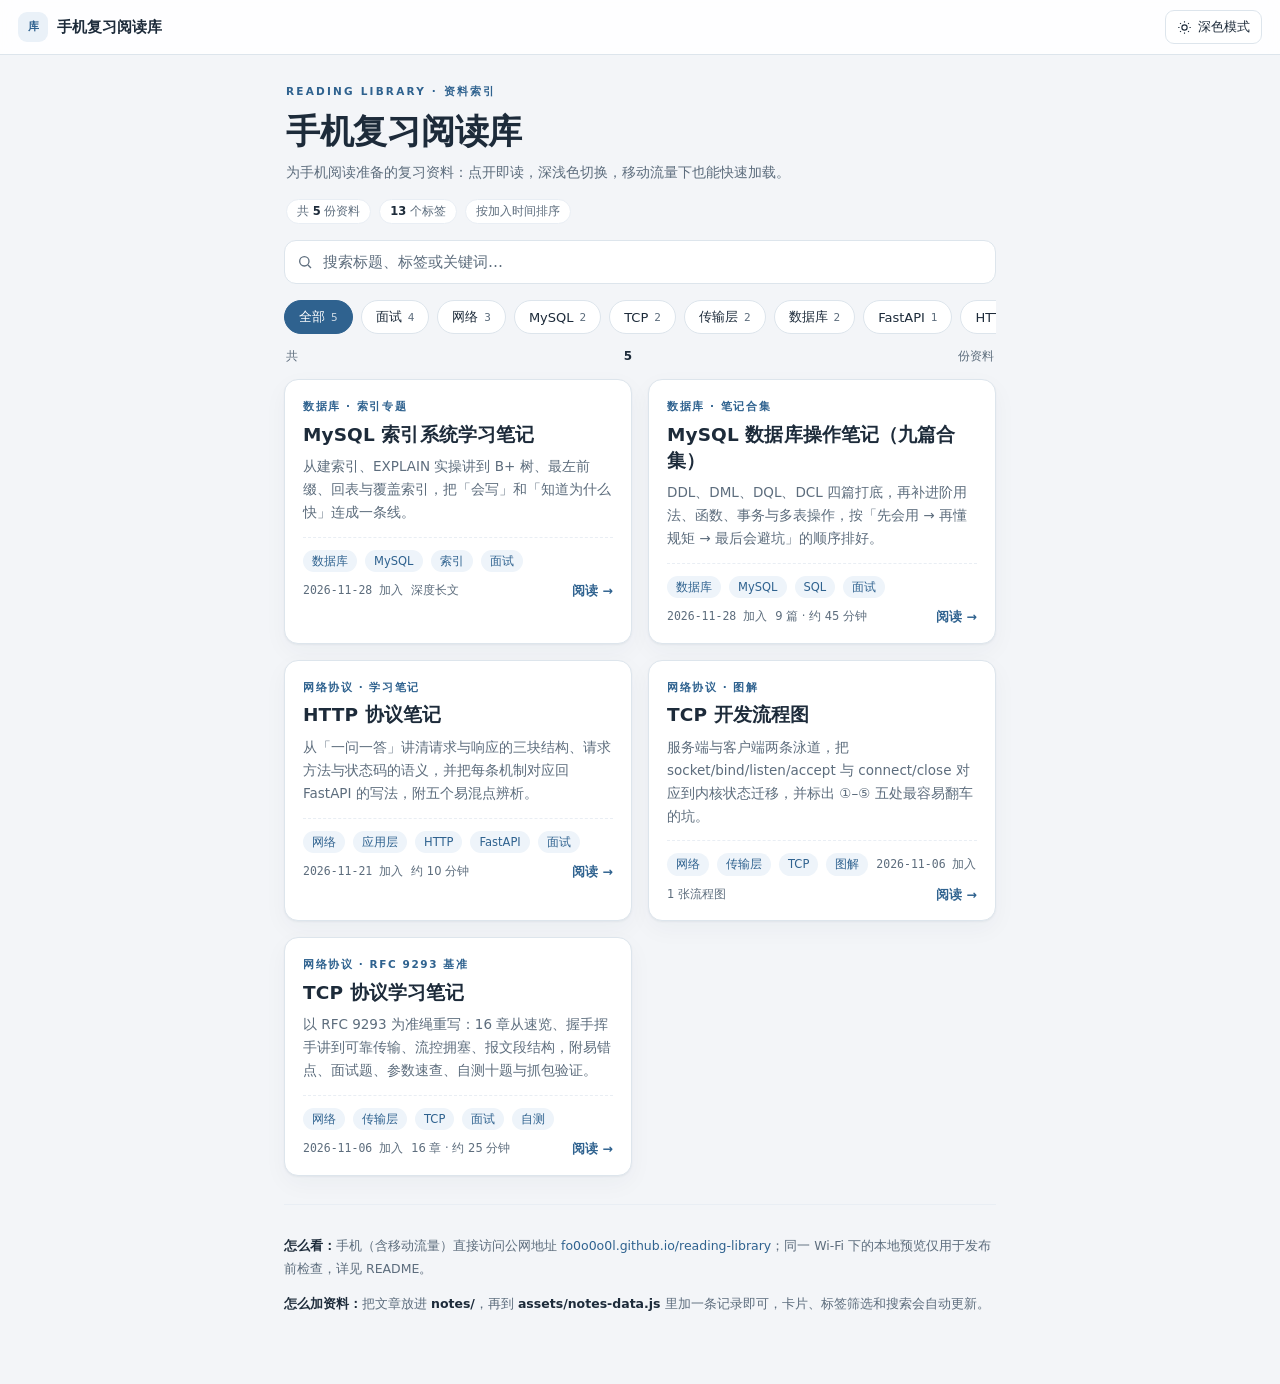
<file: index.html>
<!DOCTYPE html>
<html lang="zh-CN" data-theme="light">
<head>
<meta charset="utf-8">
<meta name="viewport" content="width=device-width, initial-scale=1, viewport-fit=cover">
<meta name="robots" content="noindex, nofollow">
<title>手机复习阅读库</title>
<meta name="description" content="手机优先的复习阅读库：把项目里的学习资料收进一个随时能读的静态站点。">
<meta name="theme-color" content="#f3f5f8">
<meta name="asset-version" content="20261128f">
<script>(function(){try{var t=localStorage.getItem('reading-library-theme');if(!t){t=window.matchMedia&&matchMedia('(prefers-color-scheme: dark)').matches?'dark':'light';}document.documentElement.setAttribute('data-theme',t);}catch(e){}})();</script>
<link rel="stylesheet" href="assets/library.css?v=20261128f">
</head>
<body>
<div id="loadbar"></div>

<header class="topbar">
  <div class="brand">
    <span class="mark">库</span>
    <span class="brand-name">手机复习阅读库</span>
  </div>
  <button class="theme-toggle" type="button" aria-pressed="false">
    <svg viewBox="0 0 24 24"><circle cx="12" cy="12" r="4.2"/><path d="M12 2v2M12 20v2M2 12h2M20 12h2M4.9 4.9l1.4 1.4M17.7 17.7l1.4 1.4M19.1 4.9l-1.4 1.4M6.3 17.7l-1.4 1.4"/></svg>
    <span class="theme-label">深色模式</span>
  </button>
</header>

<main>
  <section class="hero">
    <p class="eyebrow">Reading Library · 资料索引</p>
    <h1>手机复习阅读库</h1>
    <p class="hero-sub">为手机阅读准备的复习资料：点开即读，深浅色切换，移动流量下也能快速加载。</p>
    <div class="hero-pills">
      <span class="pill">共 <b id="stat-total">0</b> 份资料</span>
      <span class="pill"><b id="stat-tags">0</b> 个标签</span>
      <span class="pill">按加入时间排序</span>
    </div>
  </section>

  <div class="search">
    <svg viewBox="0 0 24 24"><circle cx="11" cy="11" r="7"/><path d="M16.5 16.5L21 21"/></svg>
    <input id="search" type="search" placeholder="搜索标题、标签或关键词…" aria-label="搜索资料" autocomplete="off">
    <button class="search-clear" id="search-clear" type="button" aria-label="清空搜索">×</button>
  </div>

  <nav class="filters" id="filters" aria-label="按标签筛选"></nav>

  <p class="result-line" id="result-line" aria-live="polite"></p>

  <section class="list" id="list" aria-label="资料列表"></section>

  <div class="empty" id="empty">没有匹配的资料，换个关键词或标签试试。</div>

  <footer class="foot">
    <p><b>怎么看：</b>手机（含移动流量）直接访问公网地址 <a href="https://fo0o0o0l.github.io/reading-library/">fo0o0o0l.github.io/reading-library</a>；同一 Wi-Fi 下的本地预览仅用于发布前检查，详见 README。</p>
    <p><b>怎么加资料：</b>把文章放进 <b>notes/</b>，再到 <b>assets/notes-data.js</b> 里加一条记录即可，卡片、标签筛选和搜索会自动更新。</p>
  </footer>
</main>

<script src="assets/notes-data.js?v=20261128f"></script>
<script src="assets/library.js?v=20261128f"></script>
</body>
</html>
</file>
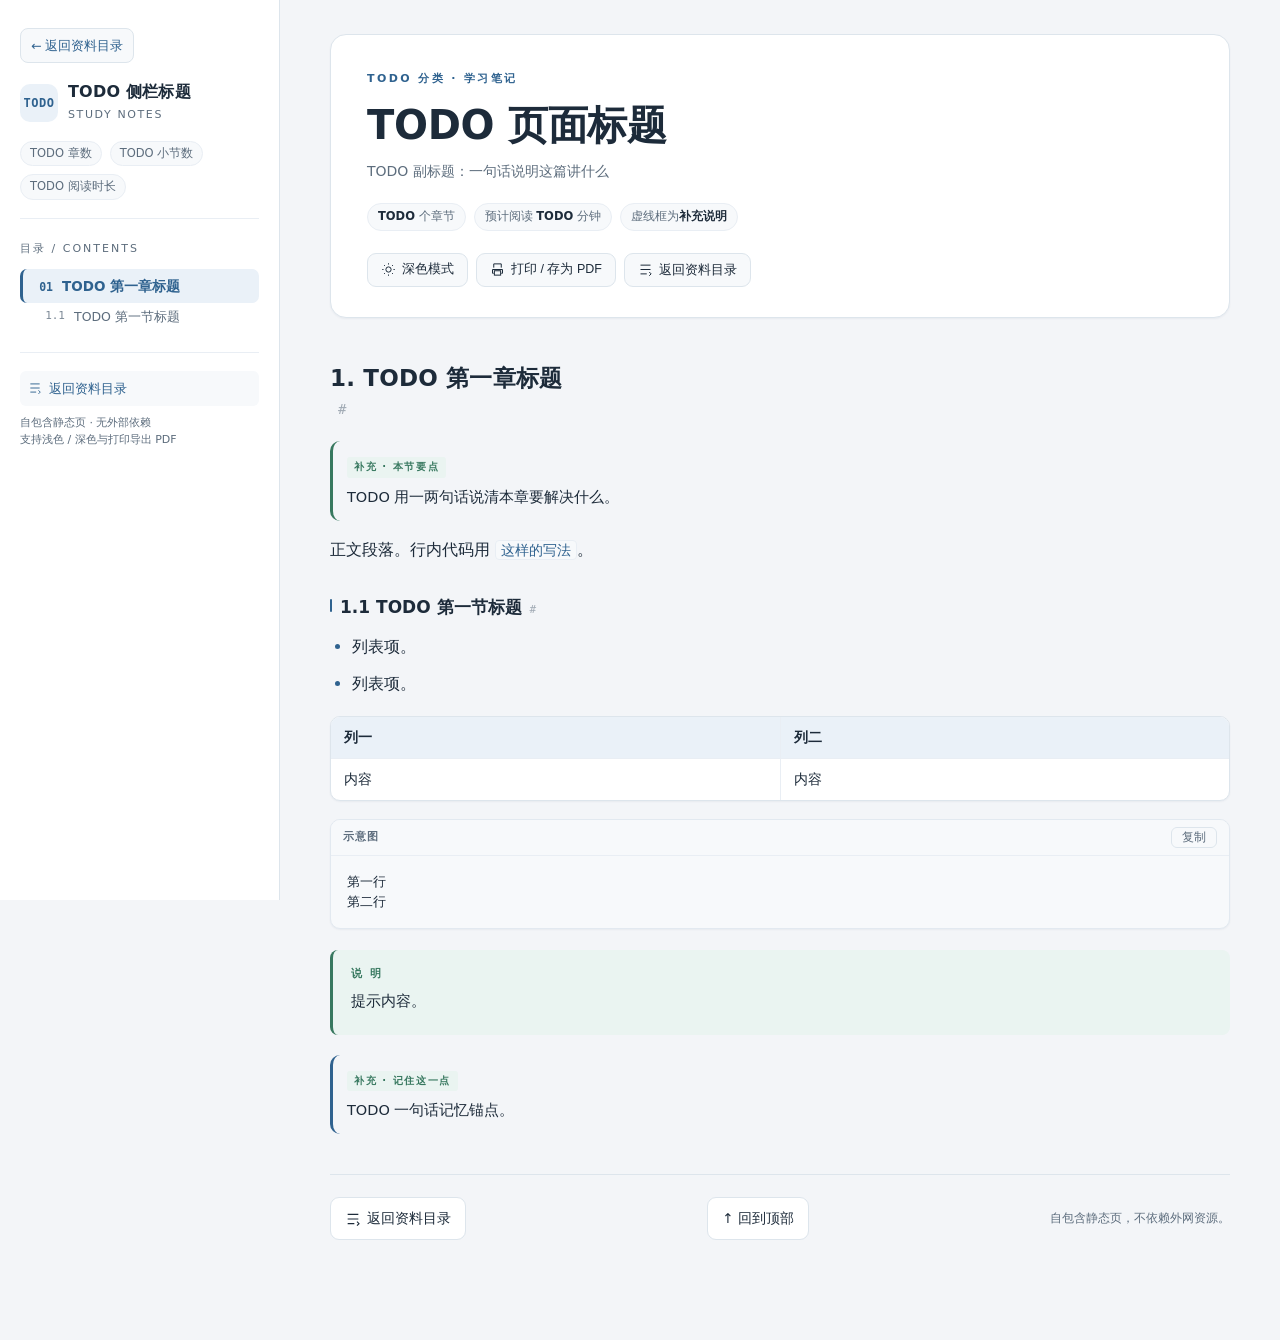
<file: notes/_template.html>
<!DOCTYPE html>
<html lang="zh-CN" data-theme="light" data-note-key="note-id">
<head>
<!-- ============================================================
     资料页模板 · 新增资料时复制本文件
     1. 文件名：notes/<短横线英文>.html
     2. 搜索替换 TODO 处：页面标题、侧栏标题、hero、正文
     3. data-note-key 改成唯一值（用于记住深色模式偏好）
     4. 到 assets/notes-data.js 里加一条记录
     样式与脚本都来自 ../assets/，不要在页面里另写 CSS
     ============================================================ -->
<meta charset="utf-8">
<meta name="viewport" content="width=device-width, initial-scale=1">
<meta name="robots" content="noindex, nofollow">
<title>TODO 页面标题</title>
<meta name="description" content="TODO 一句话摘要">
<script>(function(){try{var k='reading-library-note-theme-'+(document.documentElement.getAttribute('data-note-key')||'default');var t=localStorage.getItem(k);if(!t){t=window.matchMedia&&matchMedia('(prefers-color-scheme: dark)').matches?'dark':'light';}document.documentElement.setAttribute('data-theme',t);}catch(e){}})();</script>
<link rel="stylesheet" href="../assets/note.css?v=20261128d">
</head>
<body>
<div id="bar"></div>

<div class="topbar">
  <a class="topbar-back" href="../index.html">‹ 目录</a>
  <span class="topbar-title">TODO 侧栏标题</span>
  <div style="display:flex;gap:8px">
    <button class="tb-btn" id="tocToggle" type="button">目录</button>
    <button class="tb-btn theme-toggle" type="button" aria-pressed="false">
      <svg viewBox="0 0 24 24" width="14" height="14" stroke="currentColor" fill="none" stroke-width="1.8"><circle cx="12" cy="12" r="4.5"/><path d="M12 2v2M12 20v2M2 12h2M20 12h2M4.9 4.9l1.4 1.4M17.7 17.7l1.4 1.4M19.1 4.9l-1.4 1.4M6.3 17.7l-1.4 1.4"/></svg>
      <span class="theme-label">深色模式</span>
    </button>
  </div>
</div>
<div id="backdrop"></div>

<aside id="sidebar">
  <div class="side-inner">
    <a class="back-link" href="../index.html">← 返回资料目录</a>
    <div class="brand">
      <span class="mark">TODO</span>
      <div>
        <h2>TODO 侧栏标题</h2>
        <p>Study Notes</p>
      </div>
    </div>
    <div class="side-meta">
      <span>TODO 章数</span><span>TODO 小节数</span><span>TODO 阅读时长</span>
    </div>
    <p class="side-title">目录 / Contents</p>
    <nav id="toc">
      <a class="toc-item" href="#s1" data-target="s1"><span class="toc-num">01</span><span class="toc-text">TODO 第一章标题</span></a>
      <a class="toc-sub" href="#s1-1" data-target="s1-1"><span class="toc-sub-num">1.1</span><span class="toc-text">TODO 第一节标题</span></a>
    </nav>
    <div class="side-foot">
      <a href="../index.html">
        <svg viewBox="0 0 24 24" width="14" height="14" stroke="currentColor" fill="none" stroke-width="1.6"><path d="M4 5h16M4 12h16M4 19h10"/><path d="M18 16l3 3-3 3"/></svg>
        返回资料目录
      </a>
      <em>自包含静态页 · 无外部依赖<br>支持浅色 / 深色与打印导出 PDF</em>
    </div>
  </div>
</aside>

<main>
<div class="wrap">
  <header class="hero">
    <p class="eyebrow">TODO 分类 · 学习笔记</p>
    <h1>TODO 页面标题</h1>
    <p class="hero-sub">TODO 副标题：一句话说明这篇讲什么</p>
    <div class="pills">
      <span class="pill"><b>TODO</b> 个章节</span>
      <span class="pill">预计阅读 <b>TODO</b> 分钟</span>
      <span class="pill">虚线框为<b>补充说明</b></span>
    </div>
    <div class="hero-actions">
      <button class="act theme-toggle" type="button" aria-pressed="false">
        <svg viewBox="0 0 24 24"><circle cx="12" cy="12" r="4.2"/><path d="M12 2v2M12 20v2M2 12h2M20 12h2M4.9 4.9l1.4 1.4M17.7 17.7l1.4 1.4M19.1 4.9l-1.4 1.4M6.3 17.7l-1.4 1.4"/></svg>
        <span class="theme-label">深色模式</span>
      </button>
      <button class="act" id="printBtn" type="button">
        <svg viewBox="0 0 24 24"><path d="M6 9V3h12v6M6 18H4v-6h16v6h-2"/><rect x="7" y="14" width="10" height="7"/></svg>
        打印 / 存为 PDF
      </button>
      <a class="act" href="../index.html">
        <svg viewBox="0 0 24 24"><path d="M4 5h16M4 12h16M4 19h10"/><path d="M18 16l3 3-3 3"/></svg>
        返回资料目录
      </a>
    </div>
  </header>

  <article id="content">

<h2 id="s1">1. TODO 第一章标题</h2>
<div class="aux brief"><span class="aux-tag">补充 · 本节要点</span><p>TODO 用一两句话说清本章要解决什么。</p></div>
<p>正文段落。行内代码用 <code class="ic">这样的写法</code>。</p>

<h3 id="s1-1">1.1 TODO 第一节标题</h3>
<ul>
<li>列表项。</li>
<li>列表项。</li>
</ul>

<!-- 表格：外层必须套 .table-wrap，窄屏才会横向滚动而不撑破页面 -->
<div class="table-wrap"><table><thead><tr><th>列一</th><th>列二</th></tr></thead><tbody><tr><td>内容</td><td>内容</td></tr></tbody></table></div>

<!-- 代码 / ASCII 图：用 .codeblock 结构，pre 自带横向滚动 -->
<div class="codeblock" data-lang="text"><div class="cb-head"><span class="cb-lang">示意图</span><span class="cb-hint">可横向滚动</span><button class="copy" type="button" aria-label="复制此代码块">复制</button></div><pre class="cb-pre ascii"><code>第一行
第二行</code></pre></div>

<!-- 提示块：普通用 .callout，纠错用 .callout.correction -->
<div class="callout"><span class="callout-tag">说 明</span><div class="callout-body"><p>提示内容。</p></div></div>

<div class="aux remember"><span class="aux-tag">补充 · 记住这一点</span><p>TODO 一句话记忆锚点。</p></div>

  </article>

  <nav class="page-foot" aria-label="页尾导航">
    <a href="../index.html">
      <svg viewBox="0 0 24 24" width="16" height="16" stroke="currentColor" fill="none" stroke-width="1.7"><path d="M4 5h16M4 12h16M4 19h10"/><path d="M18 16l3 3-3 3"/></svg>
      返回资料目录
    </a>
    <a href="#" id="footTop">↑ 回到顶部</a>
    <em>自包含静态页，不依赖外网资源。</em>
  </nav>
</div>
</main>

<button id="toTop" type="button" aria-label="回到顶部">
  <svg viewBox="0 0 24 24"><path d="M12 19V5M5 12l7-7 7 7"/></svg>
</button>

<script src="../assets/note.js?v=20261128d"></script>
</body>
</html>
</file>
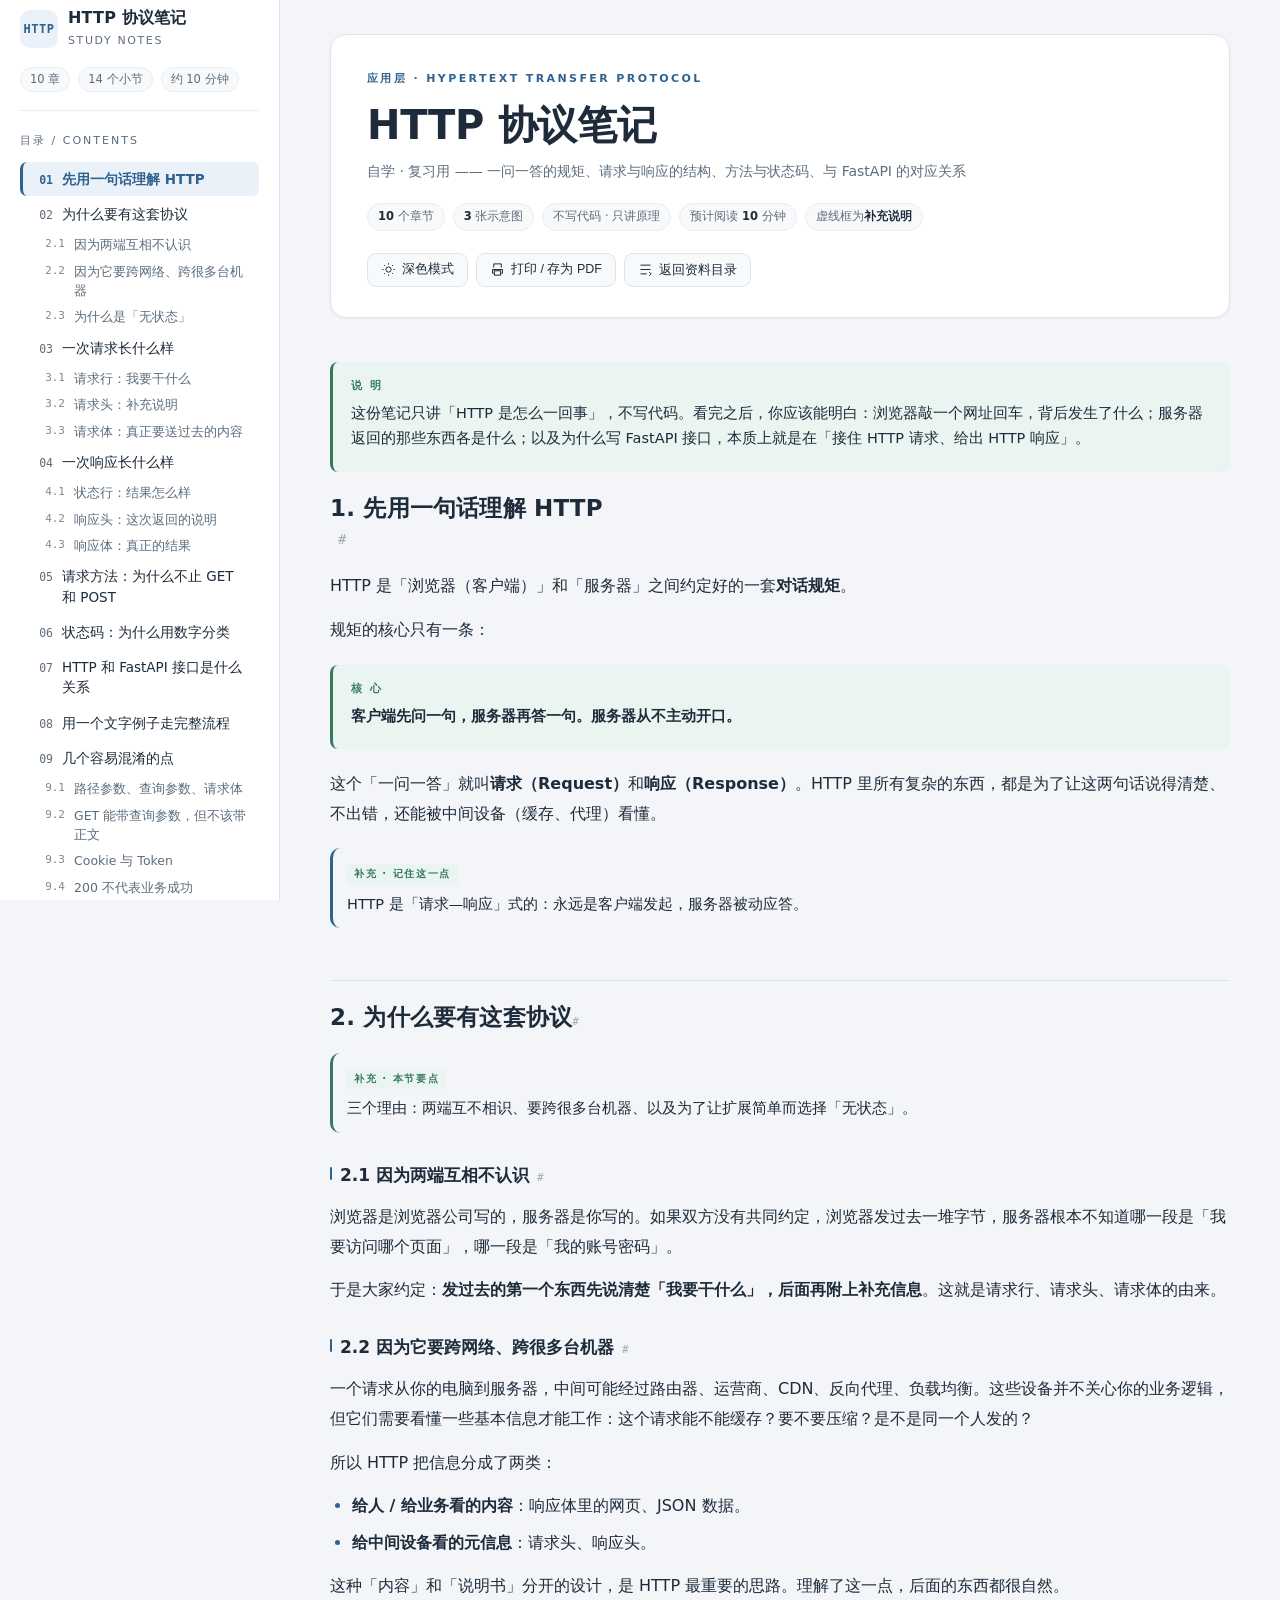
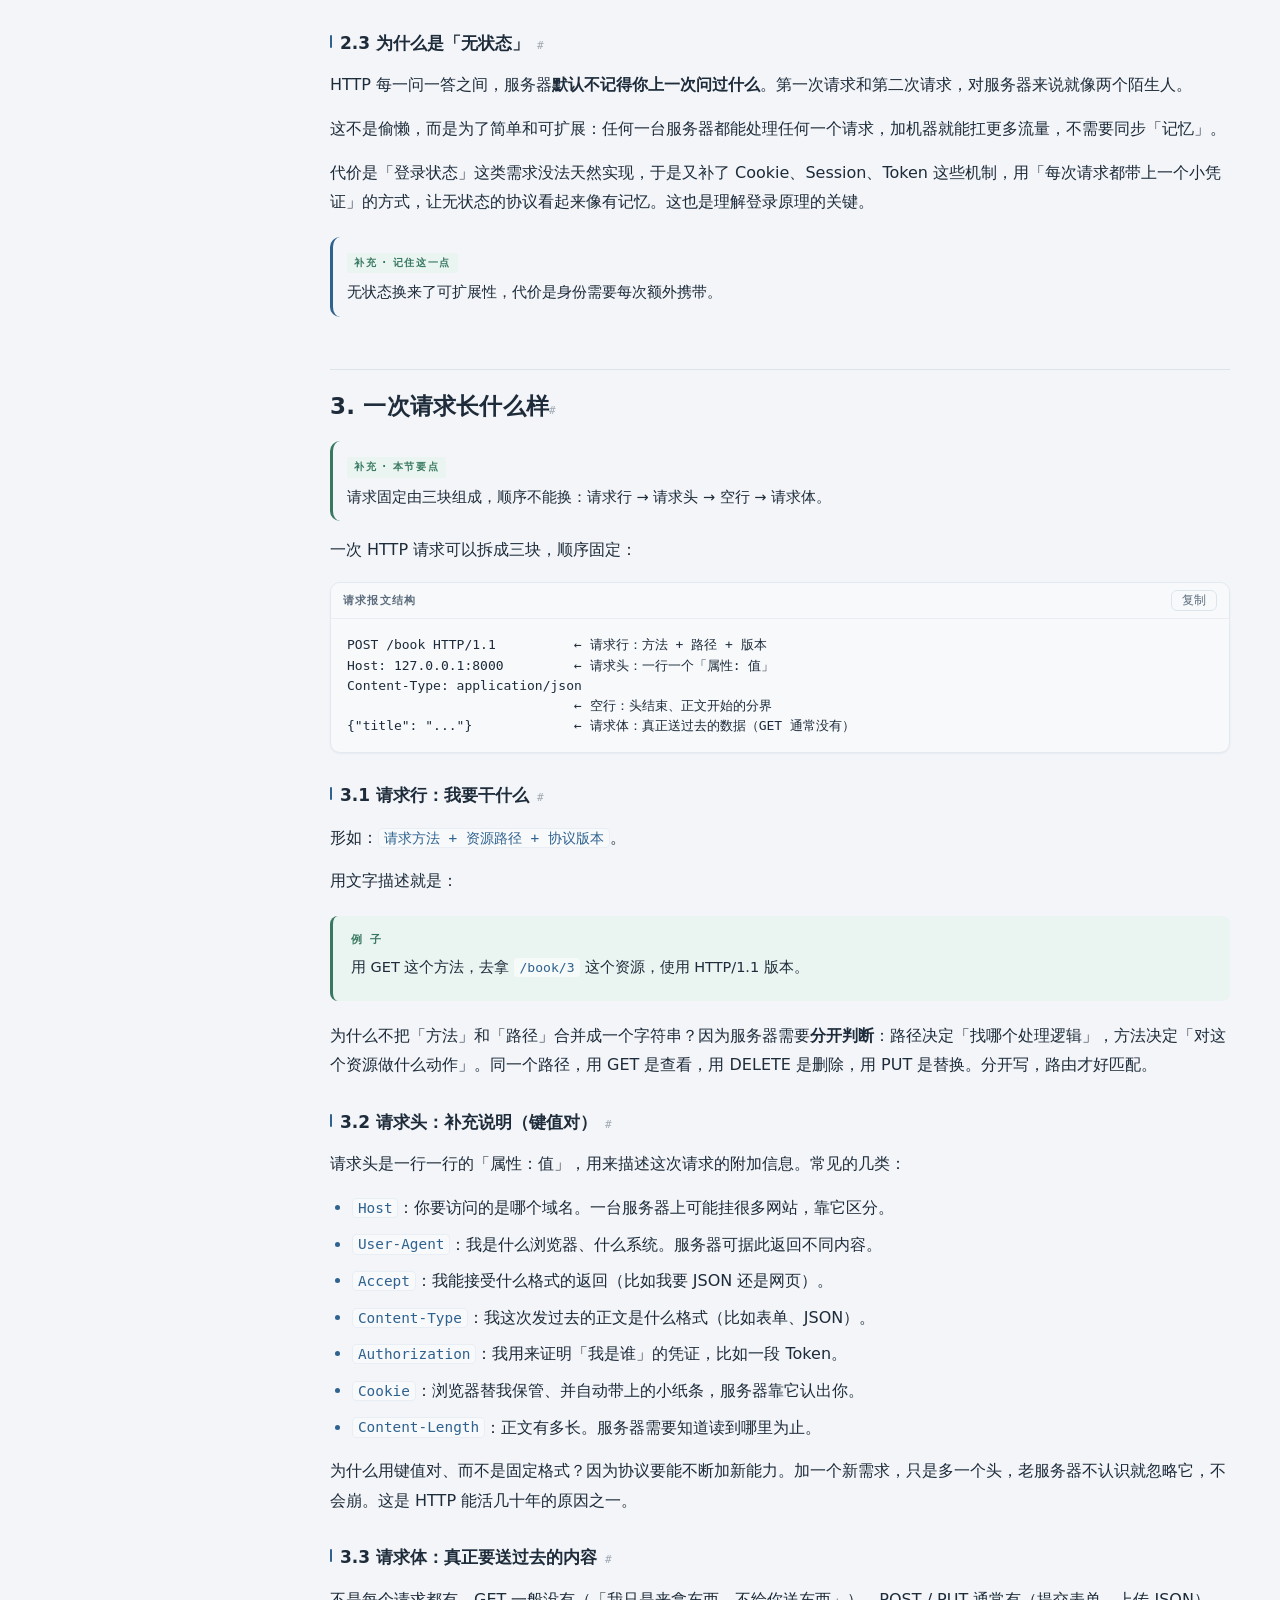
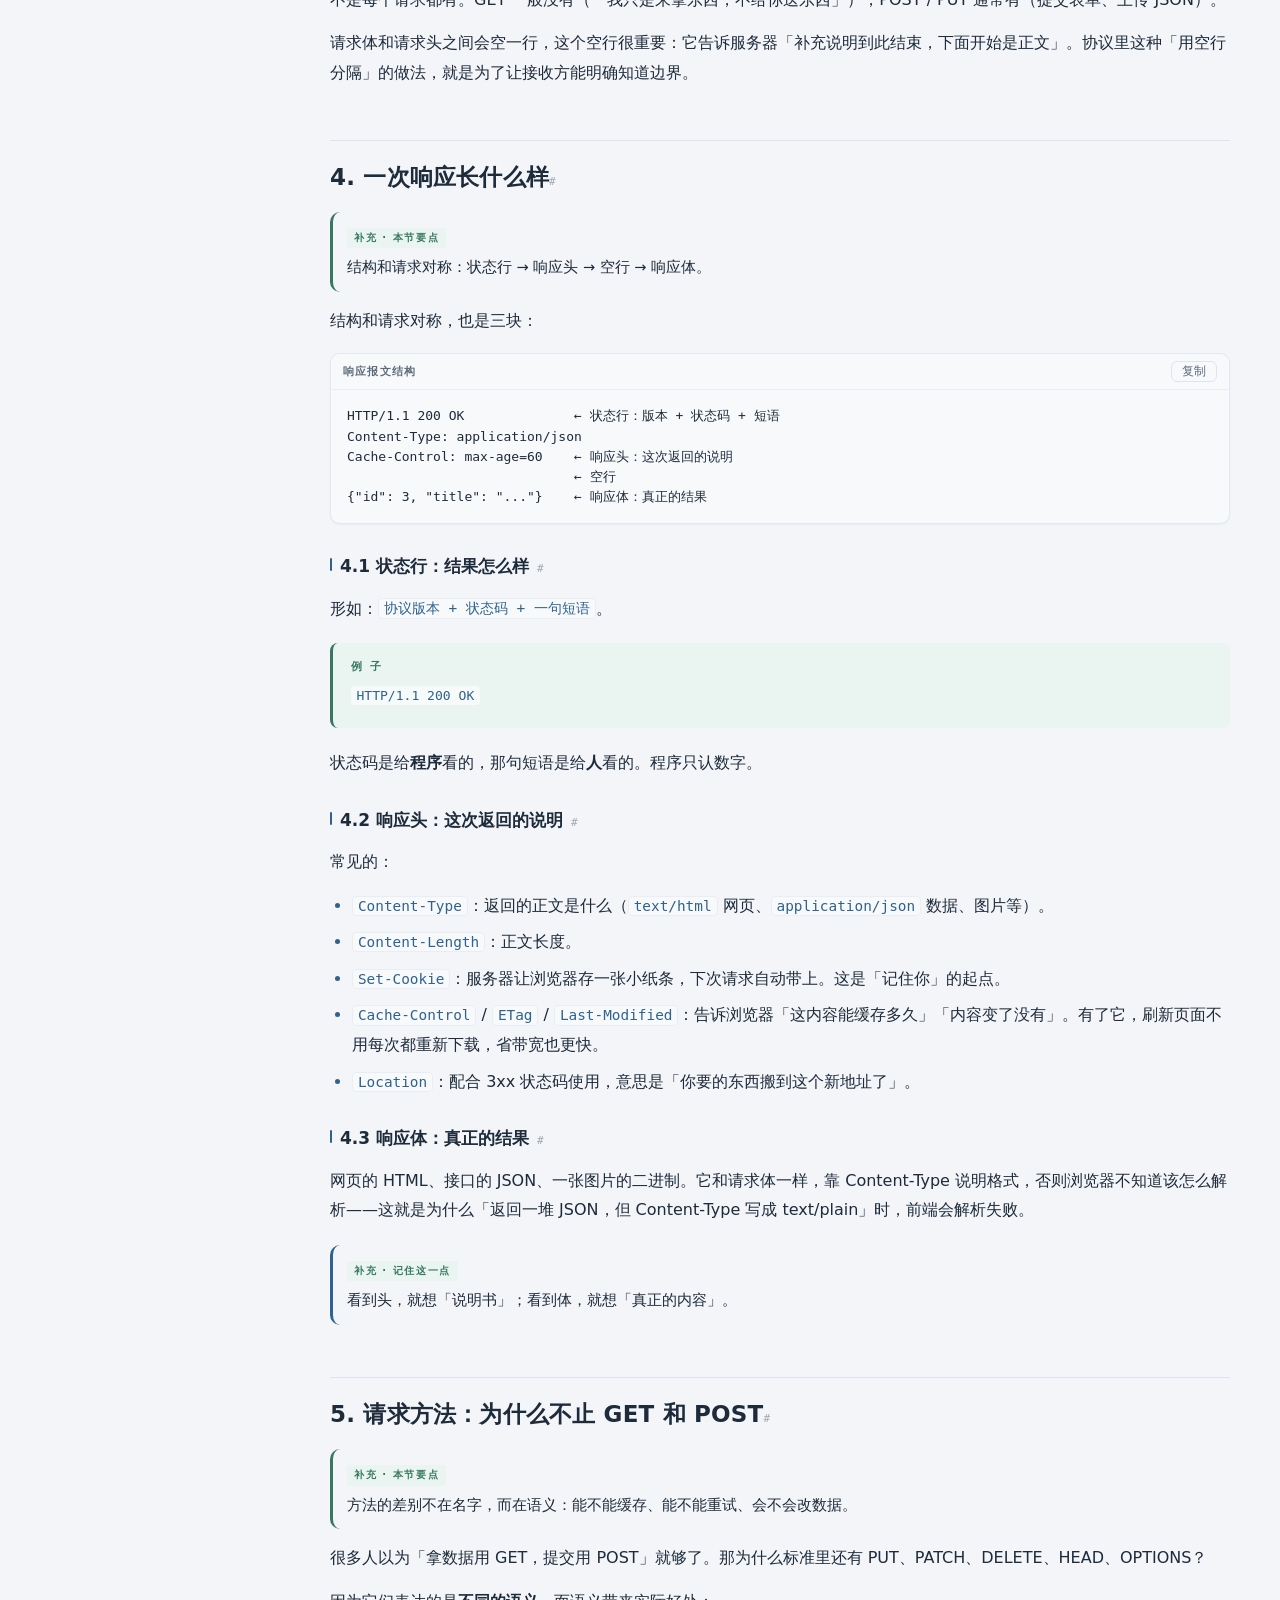
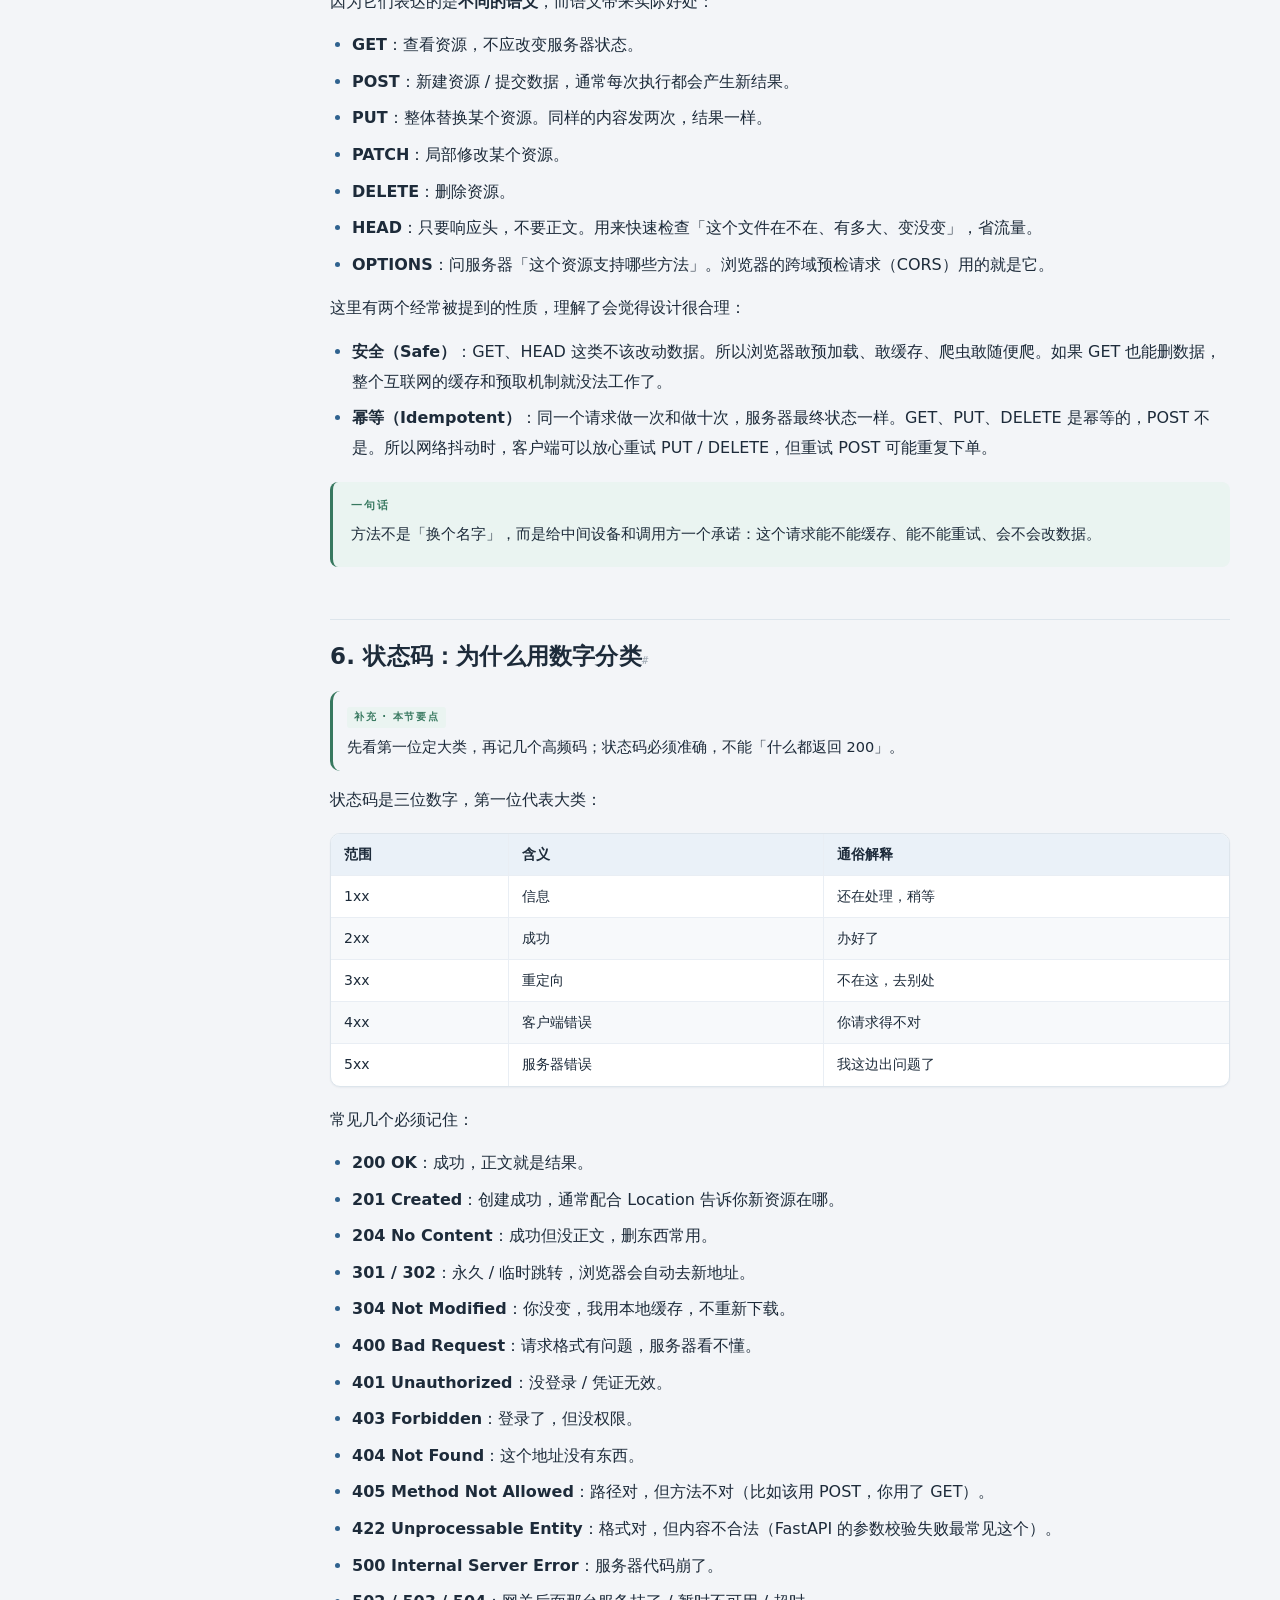
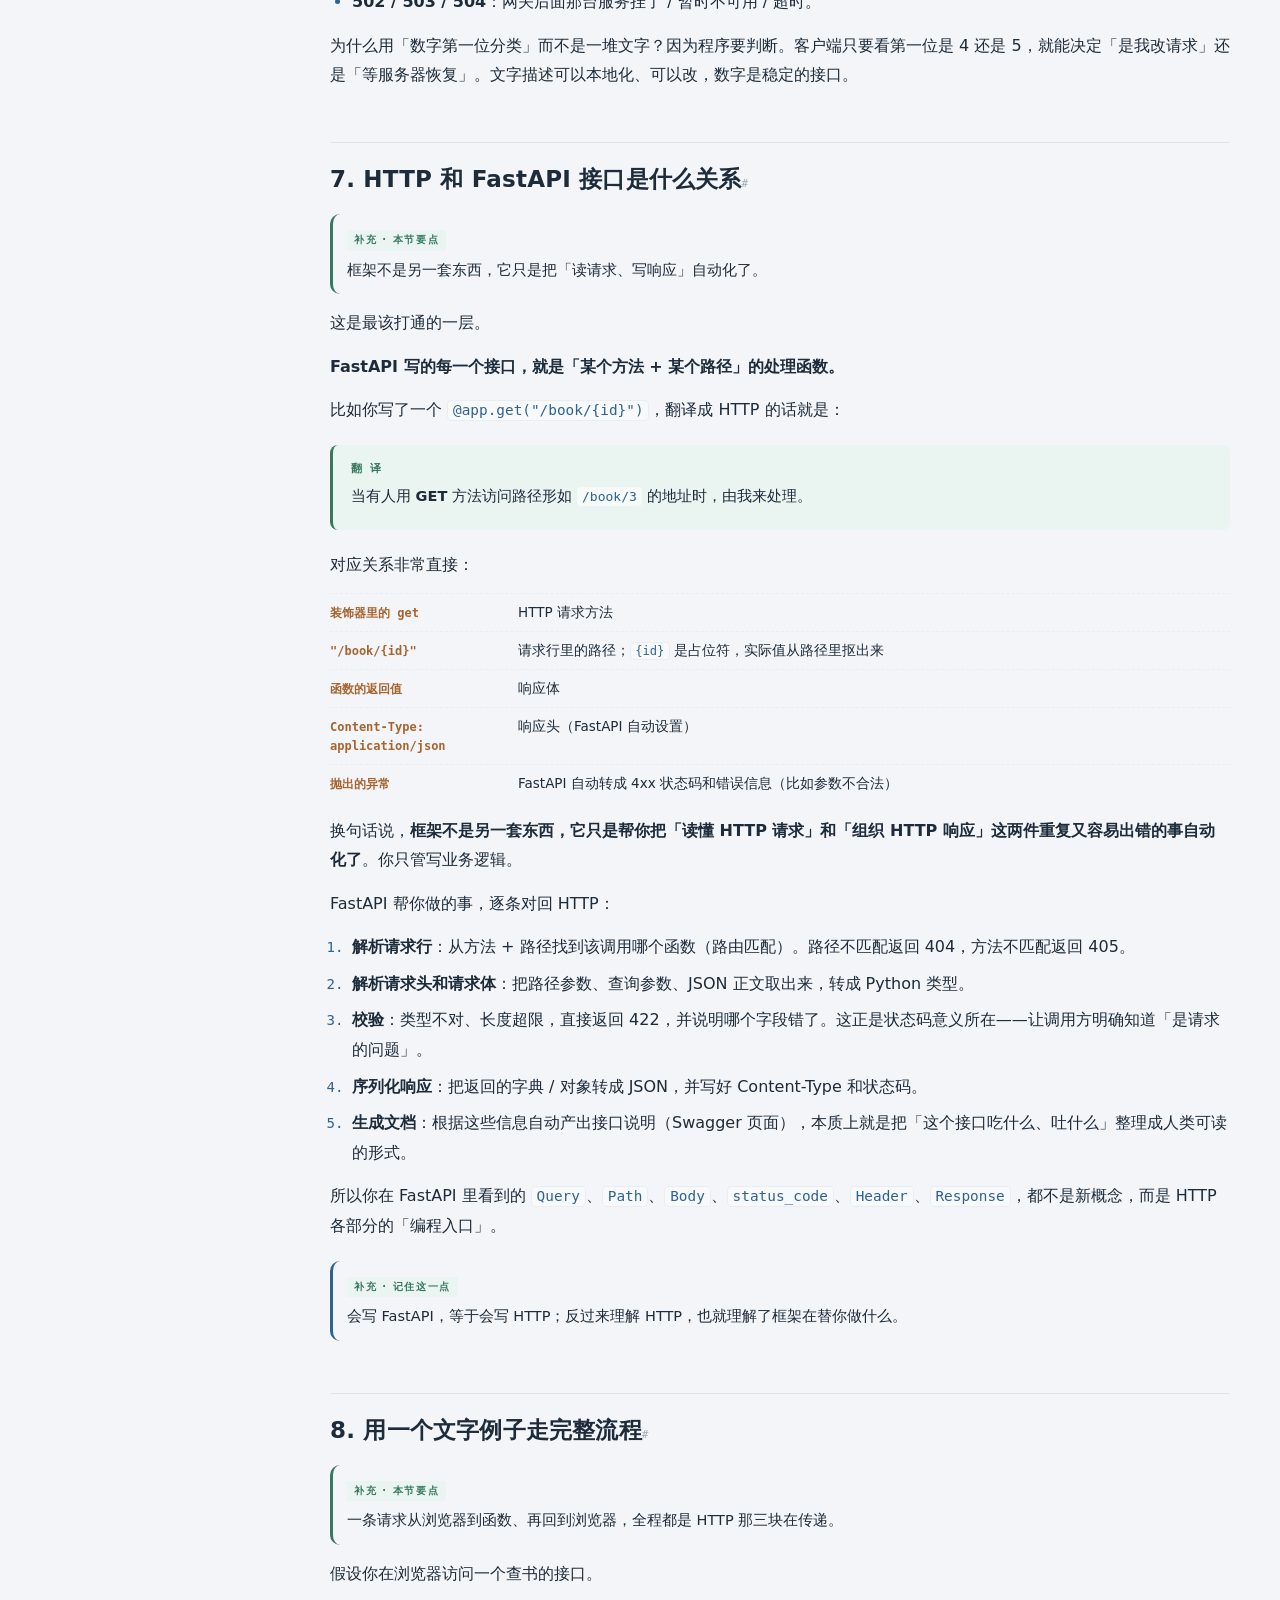
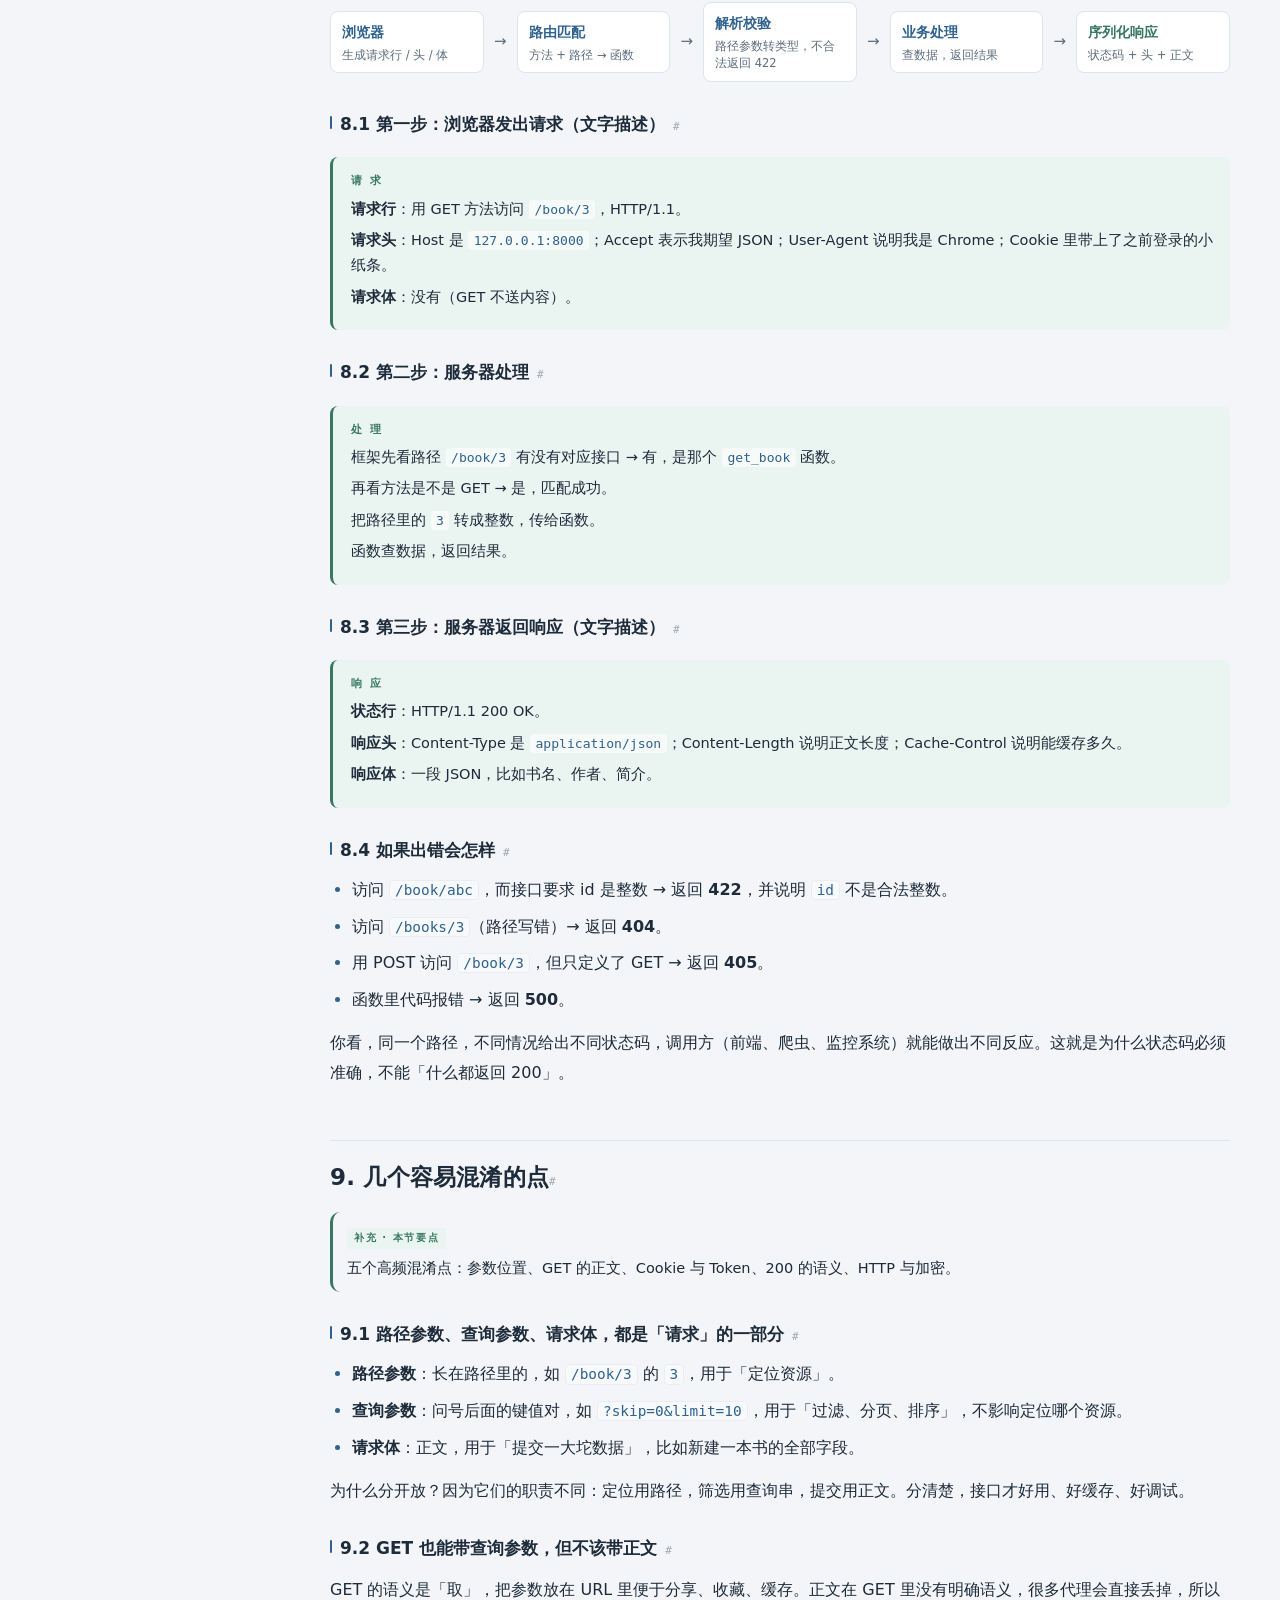
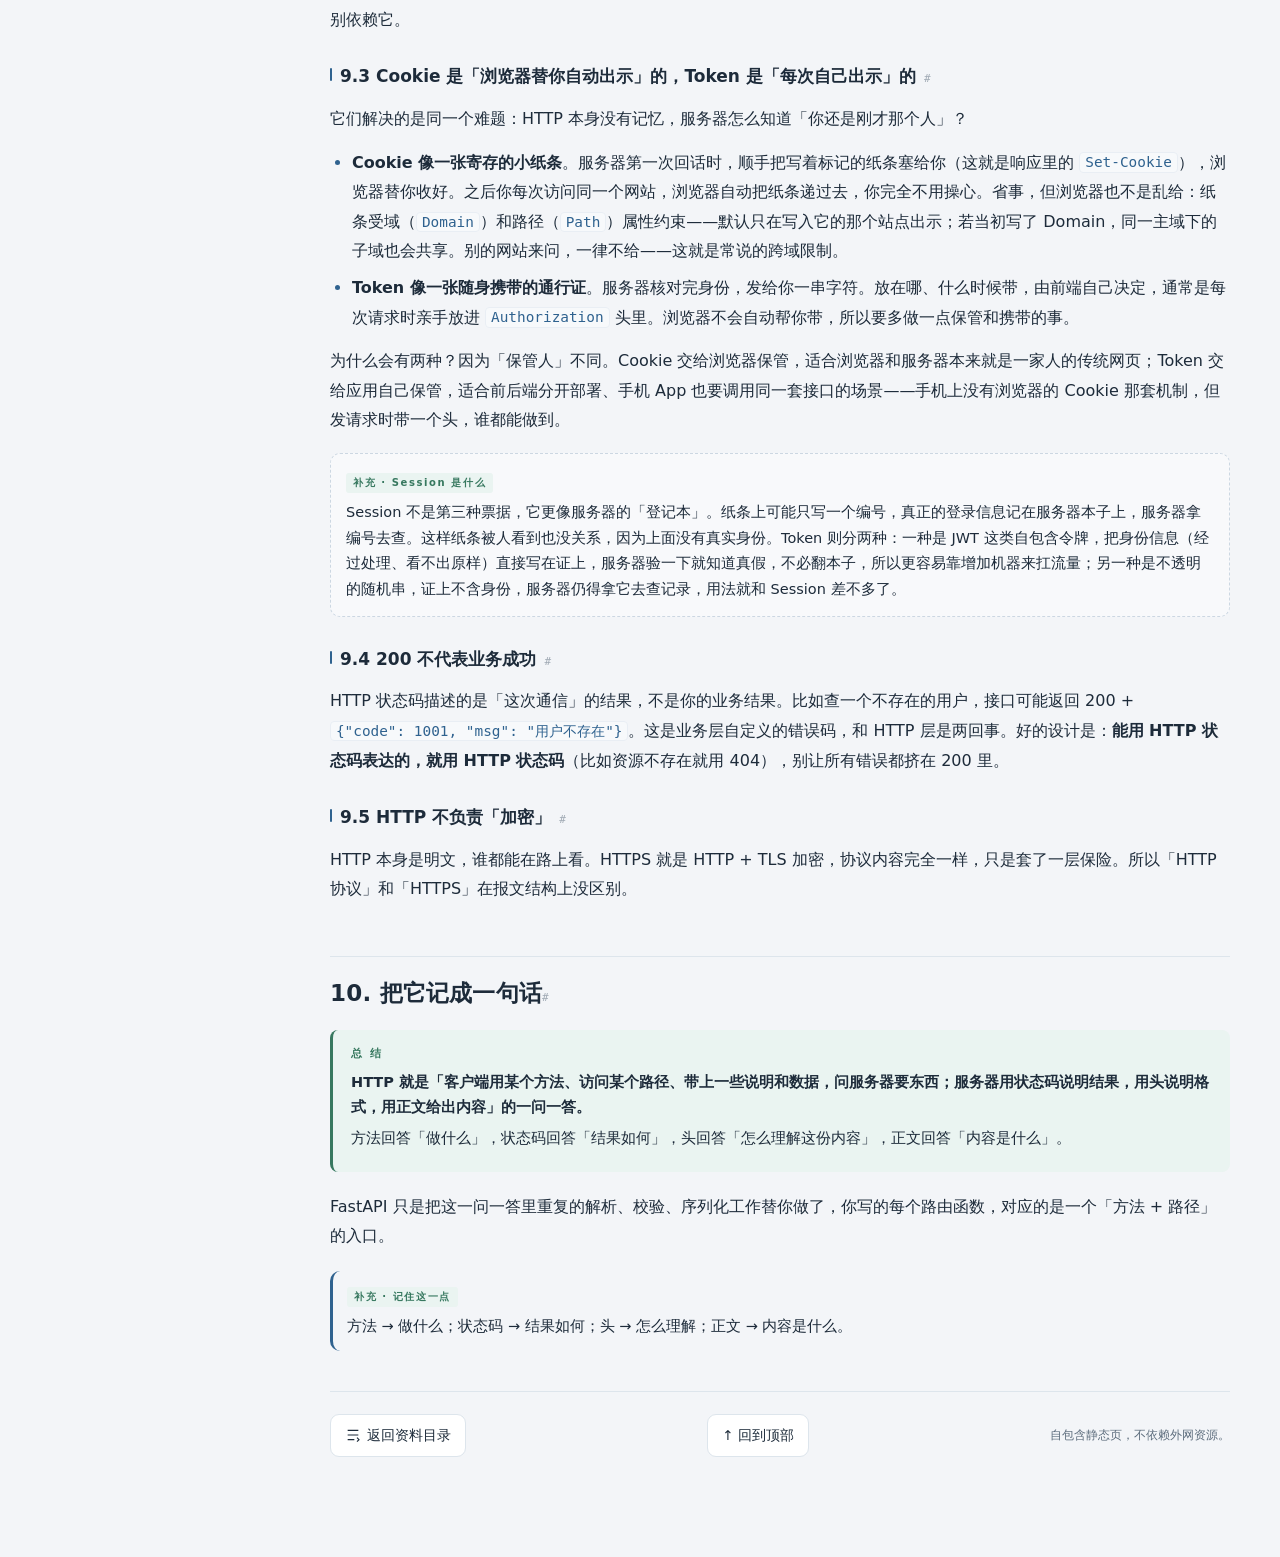
<file: notes/http-protocol-notes.html>
<!DOCTYPE html>
<html lang="zh-CN" data-theme="light">
<head>
<meta charset="utf-8">
<meta name="viewport" content="width=device-width, initial-scale=1">
<meta name="robots" content="noindex, nofollow">
<title>HTTP 协议笔记（自学 · 复习用）</title>
<meta name="description" content="HTTP 协议笔记：请求与响应结构、请求方法、状态码、与 FastAPI 的对应关系，以及常见易混点。">
<script>(function(){try{var t=localStorage.getItem('http-notes-theme');if(!t){t=window.matchMedia&&matchMedia('(prefers-color-scheme: dark)').matches?'dark':'light';}document.documentElement.setAttribute('data-theme',t);}catch(e){}})();</script>
<style>
:root{
  --bg:#f3f5f8; --surface:#ffffff; --surface-2:#f7f9fb; --text:#1d2b3a; --muted:#5d6d7d;
  --border:#dde5ec; --border-soft:#e9eef4; --accent:#2f628f; --accent-2:#37785f;
  --accent-soft:#eaf1f8; --warm:#a8642f; --warm-soft:#fbf2e7; --teal-soft:#eaf4f1;
  --code-bg:#f7f9fb; --code-border:#e2e9f0; --shadow:0 1px 2px rgba(20,45,70,.05); --aux-border:#ccd7e2;
  --tk-com:#7f8d9b; --tk-str:#2f7a6f; --tk-opt:#a8642f; --tk-num:#7a5a9c; --tk-kw:#2f628f; --tk-lab:#8a7c5a;
  --mono:"Sarasa Mono SC","Cascadia Mono","JetBrains Mono",Consolas,"DejaVu Sans Mono","Courier New",monospace;
}
[data-theme="dark"]{
  --bg:#0f151b; --surface:#161e26; --surface-2:#1b242e; --text:#dbe4ec; --muted:#8fa0b0;
  --border:#27313c; --border-soft:#212a34; --accent:#8ab8de; --accent-2:#6fc0a8;
  --accent-soft:#1b2b39; --warm:#d9a35f; --warm-soft:#2a2318; --teal-soft:#152a26;
  --code-bg:#131a22; --code-border:#25303b; --shadow:0 1px 2px rgba(0,0,0,.3); --aux-border:#3a4756;
  --tk-com:#71808f; --tk-str:#7ecab6; --tk-opt:#d9a35f; --tk-num:#c1a3d8; --tk-kw:#8ab8de; --tk-lab:#b0a284;
}
*{box-sizing:border-box}
html{-webkit-text-size-adjust:100%}
body{
  margin:0;background:var(--bg);color:var(--text);
  font-family:"Segoe UI","PingFang SC","Hiragino Sans GB","Microsoft YaHei",system-ui,-apple-system,sans-serif;
  font-size:16px;line-height:1.85;-webkit-font-smoothing:antialiased;
  transition:background-color .18s ease,color .18s ease;
}
#bar{position:fixed;top:0;left:0;height:3px;width:0;background:linear-gradient(90deg,var(--accent),var(--accent-2));z-index:90;transition:width .1s linear}
a{color:var(--accent);text-decoration:none}
a:hover{text-decoration:underline}
::selection{background:var(--accent-soft)}

/* ---------- 侧栏 ---------- */
#sidebar{
  position:fixed;top:0;left:0;bottom:0;width:280px;background:var(--surface);
  border-right:1px solid var(--border);overflow-y:auto;z-index:55;
  scrollbar-width:thin;scrollbar-color:var(--border) transparent;
}
.side-inner{padding:28px 20px 36px}
.brand{display:flex;align-items:center;gap:10px;margin-bottom:6px}
.mark{width:38px;height:38px;flex:0 0 38px;border-radius:10px;background:var(--accent-soft);color:var(--accent);
  display:flex;align-items:center;justify-content:center;font-family:var(--mono);font-size:12px;font-weight:700;letter-spacing:.5px}
.brand h2{margin:0;font-size:16px;line-height:1.35;font-weight:700;letter-spacing:.2px;color:var(--text)}
.brand p{margin:2px 0 0;font-size:11px;letter-spacing:1.6px;color:var(--muted);text-transform:uppercase}
.side-meta{display:flex;gap:8px;flex-wrap:wrap;margin:16px 0 20px;padding-bottom:18px;border-bottom:1px solid var(--border-soft)}
.side-meta span{font-size:11.5px;color:var(--muted);background:var(--surface-2);border:1px solid var(--border-soft);border-radius:20px;padding:1px 9px}
.side-title{font-size:11px;letter-spacing:2px;color:var(--muted);margin:0 0 10px;text-transform:uppercase}
nav#toc{display:flex;flex-direction:column;gap:1px}
.toc-item{display:flex;align-items:baseline;gap:9px;padding:7px 10px;border-radius:7px;border-left:3px solid transparent;color:var(--text);font-size:13.5px;line-height:1.5}
.toc-item .toc-num{font-family:var(--mono);font-size:11.5px;color:var(--muted);width:20px;flex:0 0 20px;text-align:right}
.toc-item:hover{background:var(--surface-2);text-decoration:none}
.toc-item.active{background:var(--accent-soft);border-left-color:var(--accent);color:var(--accent);font-weight:600}
.toc-item.active .toc-num{color:var(--accent)}
.toc-item.section-active{background:var(--surface-2)}
.toc-sub{display:flex;gap:9px;padding:3px 10px 3px 12px;border-left:3px solid transparent;color:var(--muted);font-size:12.5px;line-height:1.55}
.toc-sub .toc-sub-num{font-family:var(--mono);font-size:11px;width:30px;flex:0 0 30px;text-align:right;opacity:.8}
.toc-sub:hover{color:var(--accent);text-decoration:none;background:var(--surface-2)}
.toc-sub.active{color:var(--accent);border-left-color:var(--accent-2);background:var(--accent-soft)}
.side-foot{margin-top:22px;padding-top:18px;border-top:1px solid var(--border-soft);display:flex;flex-direction:column;gap:8px}
.side-foot a{display:flex;align-items:center;gap:7px;font-size:12.5px;color:var(--accent);padding:6px 8px;border-radius:6px;background:var(--surface-2)}
.side-foot a:hover{background:var(--accent-soft);text-decoration:none}
.side-foot em{font-style:normal;font-size:11px;color:var(--muted);line-height:1.6}

/* ---------- 顶部移动栏 ---------- */
.topbar{display:none;position:fixed;top:0;left:0;right:0;height:54px;background:color-mix(in srgb,var(--surface) 88%,transparent);
  backdrop-filter:blur(10px);border-bottom:1px solid var(--border);z-index:70;align-items:center;justify-content:space-between;padding:0 14px}
.topbar-title{font-size:14px;font-weight:600;letter-spacing:.3px}
.tb-btn{display:inline-flex;align-items:center;gap:5px;height:32px;padding:0 10px;border-radius:8px;border:1px solid var(--border);
  background:var(--surface);color:var(--text);font-size:12.5px;cursor:pointer}
#backdrop{display:none;position:fixed;inset:0;background:rgba(8,15,22,.45);z-index:54}

/* ---------- 主体 ---------- */
main{margin-left:280px;padding:34px 36px 100px}
.wrap{max-width:900px;margin:0 auto}
.hero{background:var(--surface);border:1px solid var(--border);border-radius:16px;padding:34px 36px 30px;box-shadow:var(--shadow);margin-bottom:44px}
.eyebrow{font-size:11px;letter-spacing:2.4px;color:var(--accent);text-transform:uppercase;margin:0 0 10px;font-weight:600}
.hero h1{margin:0;font-size:clamp(28px,3.4vw,40px);line-height:1.3;letter-spacing:-.3px;font-weight:700}
.hero-sub{margin:8px 0 0;color:var(--muted);font-size:14px}
.pills{display:flex;flex-wrap:wrap;gap:8px;margin-top:18px}
.pill{font-size:11.5px;color:var(--muted);background:var(--surface-2);border:1px solid var(--border-soft);border-radius:20px;padding:2px 10px}
.pill b{color:var(--text);font-weight:600}
.hero-actions{display:flex;flex-wrap:wrap;gap:8px;margin-top:22px}
.act{display:inline-flex;align-items:center;gap:6px;height:34px;padding:0 13px;border-radius:9px;border:1px solid var(--border);
  background:var(--surface-2);color:var(--text);font-size:12.5px;cursor:pointer;transition:.15s}
.act:hover{border-color:var(--accent);color:var(--accent);text-decoration:none}
.act svg{width:15px;height:15px;stroke:currentColor;fill:none;stroke-width:1.6}

article{font-size:16px}
article p{margin:14px 0;color:var(--text)}
article p strong,article li strong{color:var(--text);font-weight:600}
h2{font-size:23px;line-height:1.45;font-weight:700;margin:52px 0 18px;padding-top:20px;border-top:1px solid var(--border);
  letter-spacing:.2px;scroll-margin-top:24px}
h2:first-of-type{border-top:0;padding-top:0;margin-top:0}
h3{font-size:17px;line-height:1.5;margin:30px 0 10px;font-weight:600;color:var(--text);scroll-margin-top:24px;display:flex;align-items:baseline;gap:8px}
h3::before{content:"";width:2px;height:13px;background:var(--accent);border-radius:2px;flex:0 0 2px;transform:translateY(-1px)}
.anchor-link{font-family:var(--mono);font-size:11px;color:var(--muted);opacity:.55;text-decoration:none;font-weight:400}
.anchor-link:hover{opacity:1;color:var(--accent)}

ul,ol{margin:12px 0;padding-left:22px}
li{margin:7px 0;color:var(--text)}
ul li::marker{color:var(--accent)}
ol li::marker{color:var(--accent);font-family:var(--mono);font-size:.88em}
ul ul{margin:4px 0}
.ic{font-family:var(--mono);font-size:.9em;background:var(--surface-2);border:1px solid var(--border-soft);border-radius:4px;
  padding:.08em .34em;color:var(--accent);white-space:nowrap}

/* ---------- 代码块 ---------- */
.codeblock{border:1px solid var(--code-border);border-radius:10px;overflow:hidden;background:var(--code-bg);margin:18px 0;box-shadow:var(--shadow)}
.cb-head{display:flex;align-items:center;gap:10px;padding:7px 12px;background:var(--surface-2);border-bottom:1px solid var(--border-soft)}
.cb-lang{font-size:11px;letter-spacing:1.2px;text-transform:uppercase;color:var(--muted);font-weight:600}
.cb-hint{display:none;font-size:11px;color:var(--muted);border-left:1px solid var(--border);padding-left:10px}
.codeblock.scrollable .cb-hint{display:inline}
.copy{margin-left:auto;font-size:11.5px;color:var(--muted);background:transparent;border:1px solid var(--border);border-radius:6px;
  padding:2px 10px;cursor:pointer;transition:.15s;font-family:inherit}
.copy:hover{color:var(--accent);border-color:var(--accent)}
.copy.done{color:var(--accent-2);border-color:var(--accent-2)}
pre{margin:0;padding:16px 16px;overflow-x:auto;background:transparent}
pre code{font-family:var(--mono);font-size:13px;line-height:1.62;display:block;color:var(--text)}
pre.ascii{white-space:pre;overflow-x:auto;overscroll-behavior-x:contain}
pre.ascii code{white-space:pre;font-size:13px;line-height:1.55}
.tk-com{color:var(--tk-com);font-style:italic}
.tk-str{color:var(--tk-str)}
.tk-opt{color:var(--tk-opt)}
.tk-num{color:var(--tk-num)}
.tk-kw{color:var(--tk-kw);font-weight:600}
.tk-lab{color:var(--tk-lab)}
.tk-arrow{color:var(--tk-opt)}

/* ---------- 表格 ---------- */
.table-wrap{overflow-x:auto;margin:18px 0;border:1px solid var(--border);border-radius:10px;background:var(--surface);box-shadow:var(--shadow)}
table{border-collapse:collapse;width:100%;min-width:600px;font-size:14px;line-height:1.65}
th{background:var(--accent-soft);color:var(--text);font-weight:600;text-align:left;white-space:nowrap}
th,td{padding:9px 13px;border-bottom:1px solid var(--border-soft);vertical-align:top}
th:not(:last-child),td:not(:last-child){border-right:1px solid var(--border-soft)}
tbody tr:last-child td{border-bottom:0}
tbody tr:nth-child(even){background:var(--surface-2)}
td code{font-family:var(--mono);font-size:12.5px;display:inline;background:transparent;color:var(--accent)}

/* ---------- 引用 / 校正 ---------- */
.callout{margin:20px 0;padding:14px 16px 14px 18px;border-radius:8px;border-left:3px solid var(--accent-2);background:var(--teal-soft)}
.callout.correction{border-left-color:var(--warm);background:var(--warm-soft)}
.callout-tag{display:block;font-size:10.5px;letter-spacing:2px;color:var(--accent-2);margin-bottom:4px;font-weight:700}
.callout.correction .callout-tag{color:var(--warm)}
.callout-body p{margin:6px 0;font-size:14.5px;line-height:1.75}
.callout-body ul{margin:6px 0;padding-left:20px}
.callout-body li{font-size:14.5px;margin:4px 0}
.callout-body .ic{background:color-mix(in srgb,var(--surface) 60%,transparent);border-color:transparent}

/* ------------- 目录内联 ------------- */
#s1 ul{columns:2;column-gap:30px;padding-left:0;list-style:none;margin-top:8px}
#s1 li{margin:3px 0;break-inside:avoid}
#s1 li::marker{content:""}
#s1 a{display:block;font-size:14px;padding:4px 8px;border-radius:6px}
#s1 a:hover{background:var(--accent-soft);text-decoration:none}
@media(max-width:640px){#s1 ul{columns:1}}

/* ------------- 返回顶部 ------------- */
#toTop{position:fixed;right:24px;bottom:24px;width:42px;height:42px;border-radius:50%;border:1px solid var(--border);
  background:var(--surface);color:var(--accent);cursor:pointer;display:flex;align-items:center;justify-content:center;
  box-shadow:0 4px 14px rgba(20,45,70,.14);opacity:0;visibility:hidden;transform:translateY(8px);transition:.2s;z-index:60}
#toTop.show{opacity:1;visibility:visible;transform:none}
#toTop svg{width:18px;height:18px;stroke:currentColor;fill:none;stroke-width:2}

/* ------------- 返回资料目录 ------------- */
.topbar-back{display:inline-flex;align-items:center;height:32px;padding:0 9px;border-radius:8px;border:1px solid var(--border);
  background:var(--surface);color:var(--accent);font-size:12.5px;text-decoration:none;white-space:nowrap}
.topbar-back:hover{background:var(--accent-soft);text-decoration:none}
.back-link{display:inline-flex;align-items:center;gap:5px;margin-bottom:18px;font-size:12.5px;color:var(--accent);
  padding:5px 10px;border:1px solid var(--border);border-radius:8px;background:var(--surface-2)}
.back-link:hover{background:var(--accent-soft);text-decoration:none}
.page-foot{margin:40px 0 0;padding-top:22px;border-top:1px solid var(--border);display:flex;flex-wrap:wrap;gap:10px;align-items:center;justify-content:space-between}
.page-foot a{display:inline-flex;align-items:center;gap:6px;font-size:13.5px;padding:8px 14px;border-radius:9px;
  border:1px solid var(--border);background:var(--surface);color:var(--text)}
.page-foot a:hover{border-color:var(--accent);color:var(--accent);text-decoration:none}
.page-foot em{font-style:normal;font-size:12px;color:var(--muted);line-height:1.6}
@media(max-width:480px){.topbar-title{display:none}.topbar .theme-label{display:none}.topbar .tb-btn,.topbar-back{padding:0 8px}}

/* ------------- 补充内容卡片（与原文区分） ------------- */
.aux{position:relative;margin:18px 0;padding:12px 15px;border:1px dashed var(--aux-border);border-radius:10px;background:color-mix(in srgb,var(--surface) 45%,transparent)}
.aux-tag{display:inline-block;font-size:10px;letter-spacing:1.6px;color:var(--accent-2);background:var(--teal-soft);
  border-radius:3px;padding:1px 7px;margin-bottom:5px;font-weight:600}
.aux.brief{margin:14px 0 8px;border-left:3px solid var(--accent-2);border-top:0;border-right:0;border-bottom:0;background:transparent;padding:9px 14px}
.aux.remember{margin:20px 0 4px;border-left:3px solid var(--accent);border-top:0;border-right:0;border-bottom:0;background:transparent;padding:9px 14px}
.aux p{margin:2px 0;font-size:14.5px;line-height:1.75;color:var(--text)}
.aux-note{font-size:12.5px!important;color:var(--muted)!important;margin-top:8px!important}
.flow{display:flex;align-items:center;gap:10px;flex-wrap:wrap;margin:12px 0 4px}
.flow-box{flex:1 1 150px;min-width:145px;border:1px solid var(--border);background:var(--surface);border-radius:8px;padding:8px 11px}
.flow-box b{display:block;font-family:var(--mono);font-size:14px;color:var(--accent);font-weight:600}
.flow-box.out b{color:var(--accent-2)}
.flow-box span{font-size:11.5px;color:var(--muted);line-height:1.5;display:block;margin-top:1px}
.flow-op{font-family:var(--mono);font-size:11px;color:var(--muted);border:1px solid var(--border);border-radius:20px;padding:1px 8px}
.flow-arrow{color:var(--muted);font-size:15px}
.diff-row{display:flex;gap:12px;padding:7px 0;border-top:1px dashed var(--border-soft);align-items:baseline}
.diff-row:first-of-type{border-top:0}
.diff-row b{flex:0 0 176px;font-family:var(--mono);font-size:12px;color:var(--warm);font-weight:600;line-height:1.6}
.diff-row span{flex:1;font-size:13.5px;line-height:1.7}
.aux ol{margin:7px 0 0;padding-left:20px}
.aux ol li{font-size:13.5px;margin:5px 0;line-height:1.75}
.aux .ic{background:var(--surface);white-space:normal;word-break:break-all}
.aux li code{font-family:var(--mono);font-size:12px;background:var(--surface);border:1px solid var(--border-soft);
  border-radius:4px;padding:.08em .34em;white-space:normal;word-break:break-all}

/* ------------- 响应式 ------------- */
@media(max-width:1040px){
  #sidebar{transform:translateX(-100%);transition:transform .24s ease;box-shadow:0 0 30px rgba(0,0,0,.14)}
  body.nav-open #sidebar{transform:none}
  body.nav-open #backdrop{display:block}
  .topbar{display:flex}
  main{margin-left:0;padding:70px 18px 80px}
  .hero{padding:26px 22px;border-radius:14px}
  h2,h3{scroll-margin-top:70px}
  .wrap{max-width:100%}
  #toTop{right:16px;bottom:16px}
}
@media(max-width:620px){
  body{font-size:15.5px}
  main{padding-left:20px;padding-right:20px}
  h2{font-size:20px;margin-top:42px}
  h3{font-size:16px}
  .hero h1{font-size:27px}
  .codeblock code,.ascii code{font-size:12px}
  .table-wrap table{min-width:560px}
  .cb-head{padding:6px 10px}
  .copy{padding:2px 8px}
  .diff-row{flex-direction:column;gap:2px}
  .diff-row b{flex:none}
}
@media print{
  @page{margin:14mm 13mm}
  html,body{background:#fff!important;color:#111!important;-webkit-print-color-adjust:exact;print-color-adjust:exact}
  #bar,#sidebar,#backdrop,#toTop,.topbar,.hero-actions,.copy,.cb-hint{display:none!important}
  main{margin:0;padding:0}
  .wrap{max-width:none}
  .hero{box-shadow:none;border:0;padding:0 0 10px;margin-bottom:18px;border-bottom:1px solid #ccc}
  article{font-size:10.5pt;line-height:1.7}
  h2{font-size:14pt;margin-top:18pt;padding-top:8pt;break-after:avoid}
  h3{font-size:11.5pt;break-after:avoid}
  .codeblock{break-inside:avoid;box-shadow:none}
  pre{overflow:visible}
  pre.ascii code{white-space:pre-wrap;font-size:8.6pt;line-height:1.45}
  code{font-size:9pt}
  .table-wrap{overflow:visible;box-shadow:none}
  table{min-width:0;font-size:9pt}
  .callout{break-inside:avoid}
  a{color:#111!important;text-decoration:none}
  .anchor-link{display:none}
  #s1{display:none}
  .aux{break-inside:avoid;background:transparent;border-color:#bbb}
  .flow-box{background:transparent}
}
</style>
</head>
<body>
<div id="bar"></div>
<div class="topbar">
  <a class="topbar-back" href="../index.html">‹ 目录</a>
  <span class="topbar-title">HTTP 协议笔记</span>
  <div style="display:flex;gap:8px">
    <button class="tb-btn" id="tocToggle" type="button">目录</button>
    <button class="tb-btn theme-toggle" type="button" aria-pressed="false"><svg viewBox="0 0 24 24" width="14" height="14" stroke="currentColor" fill="none" stroke-width="1.8"><circle cx="12" cy="12" r="4.5"/><path d="M12 2v2M12 20v2M2 12h2M20 12h2M4.9 4.9l1.4 1.4M17.7 17.7l1.4 1.4M19.1 4.9l-1.4 1.4M6.3 17.7l-1.4 1.4"/></svg><span class="theme-label">深色模式</span></button>
  </div>
</div>
<div id="backdrop"></div>

<aside id="sidebar">
  <div class="side-inner">
    <a class="back-link" href="../index.html">← 返回资料目录</a>
    <div class="brand">
      <span class="mark">HTTP</span>
      <div>
        <h2>HTTP 协议笔记</h2>
        <p>Study Notes</p>
      </div>
    </div>
    <div class="side-meta">
      <span>10 章</span><span>14 个小节</span><span>约 10 分钟</span>
    </div>
    <p class="side-title">目录 / Contents</p>
    <nav id="toc">
      <a class="toc-item" href="#s1" data-target="s1"><span class="toc-num">01</span><span class="toc-text">先用一句话理解 HTTP</span></a>
      <a class="toc-item" href="#s2" data-target="s2"><span class="toc-num">02</span><span class="toc-text">为什么要有这套协议</span></a>
      <a class="toc-sub" href="#s2-1" data-target="s2-1"><span class="toc-sub-num">2.1</span><span class="toc-text">因为两端互相不认识</span></a>
      <a class="toc-sub" href="#s2-2" data-target="s2-2"><span class="toc-sub-num">2.2</span><span class="toc-text">因为它要跨网络、跨很多台机器</span></a>
      <a class="toc-sub" href="#s2-3" data-target="s2-3"><span class="toc-sub-num">2.3</span><span class="toc-text">为什么是「无状态」</span></a>
      <a class="toc-item" href="#s3" data-target="s3"><span class="toc-num">03</span><span class="toc-text">一次请求长什么样</span></a>
      <a class="toc-sub" href="#s3-1" data-target="s3-1"><span class="toc-sub-num">3.1</span><span class="toc-text">请求行：我要干什么</span></a>
      <a class="toc-sub" href="#s3-2" data-target="s3-2"><span class="toc-sub-num">3.2</span><span class="toc-text">请求头：补充说明</span></a>
      <a class="toc-sub" href="#s3-3" data-target="s3-3"><span class="toc-sub-num">3.3</span><span class="toc-text">请求体：真正要送过去的内容</span></a>
      <a class="toc-item" href="#s4" data-target="s4"><span class="toc-num">04</span><span class="toc-text">一次响应长什么样</span></a>
      <a class="toc-sub" href="#s4-1" data-target="s4-1"><span class="toc-sub-num">4.1</span><span class="toc-text">状态行：结果怎么样</span></a>
      <a class="toc-sub" href="#s4-2" data-target="s4-2"><span class="toc-sub-num">4.2</span><span class="toc-text">响应头：这次返回的说明</span></a>
      <a class="toc-sub" href="#s4-3" data-target="s4-3"><span class="toc-sub-num">4.3</span><span class="toc-text">响应体：真正的结果</span></a>
      <a class="toc-item" href="#s5" data-target="s5"><span class="toc-num">05</span><span class="toc-text">请求方法：为什么不止 GET 和 POST</span></a>
      <a class="toc-item" href="#s6" data-target="s6"><span class="toc-num">06</span><span class="toc-text">状态码：为什么用数字分类</span></a>
      <a class="toc-item" href="#s7" data-target="s7"><span class="toc-num">07</span><span class="toc-text">HTTP 和 FastAPI 接口是什么关系</span></a>
      <a class="toc-item" href="#s8" data-target="s8"><span class="toc-num">08</span><span class="toc-text">用一个文字例子走完整流程</span></a>
      <a class="toc-item" href="#s9" data-target="s9"><span class="toc-num">09</span><span class="toc-text">几个容易混淆的点</span></a>
      <a class="toc-sub" href="#s9-1" data-target="s9-1"><span class="toc-sub-num">9.1</span><span class="toc-text">路径参数、查询参数、请求体</span></a>
      <a class="toc-sub" href="#s9-2" data-target="s9-2"><span class="toc-sub-num">9.2</span><span class="toc-text">GET 能带查询参数，但不该带正文</span></a>
      <a class="toc-sub" href="#s9-3" data-target="s9-3"><span class="toc-sub-num">9.3</span><span class="toc-text">Cookie 与 Token</span></a>
      <a class="toc-sub" href="#s9-4" data-target="s9-4"><span class="toc-sub-num">9.4</span><span class="toc-text">200 不代表业务成功</span></a>
      <a class="toc-sub" href="#s9-5" data-target="s9-5"><span class="toc-sub-num">9.5</span><span class="toc-text">HTTP 不负责加密</span></a>
      <a class="toc-item" href="#s10" data-target="s10"><span class="toc-num">10</span><span class="toc-text">把它记成一句话</span></a>
    </nav>
    <div class="side-foot">
      <a href="../index.html">
        <svg viewBox="0 0 24 24" width="14" height="14" stroke="currentColor" fill="none" stroke-width="1.6"><path d="M4 5h16M4 12h16M4 19h10"/><path d="M18 16l3 3-3 3"/></svg>
        返回资料目录
      </a>
      <em>自包含静态页 · 无外部依赖<br>支持浅色 / 深色与打印导出 PDF</em>
    </div>
  </div>
</aside>

<main>
<div class="wrap">
  <header class="hero">
    <p class="eyebrow">应用层 · HyperText Transfer Protocol</p>
    <h1>HTTP 协议笔记</h1>
    <p class="hero-sub">自学 · 复习用 —— 一问一答的规矩、请求与响应的结构、方法与状态码、与 FastAPI 的对应关系</p>
    <div class="pills">
      <span class="pill"><b>10</b> 个章节</span>
      <span class="pill"><b>3</b> 张示意图</span>
      <span class="pill">不写代码 · 只讲原理</span>
      <span class="pill">预计阅读 <b>10</b> 分钟</span>
      <span class="pill">虚线框为<b>补充说明</b></span>
    </div>
    <div class="hero-actions">
      <button class="act theme-toggle" type="button" aria-pressed="false">
        <svg viewBox="0 0 24 24"><circle cx="12" cy="12" r="4.2"/><path d="M12 2v2M12 20v2M2 12h2M20 12h2M4.9 4.9l1.4 1.4M17.7 17.7l1.4 1.4M19.1 4.9l-1.4 1.4M6.3 17.7l-1.4 1.4"/></svg>
        <span class="theme-label">深色模式</span>
      </button>
      <button class="act" id="printBtn" type="button">
        <svg viewBox="0 0 24 24"><path d="M6 9V3h12v6M6 18H4v-6h16v6h-2"/><rect x="7" y="14" width="10" height="7"/></svg>
        打印 / 存为 PDF
      </button>
      <a class="act" href="../index.html">
        <svg viewBox="0 0 24 24"><path d="M4 5h16M4 12h16M4 19h10"/><path d="M18 16l3 3-3 3"/></svg>
        返回资料目录
      </a>
    </div>
  </header>

  <article id="content">
<div class="callout note"><span class="callout-tag">说 明</span><div class="callout-body"><p>这份笔记只讲「HTTP 是怎么一回事」，不写代码。看完之后，你应该能明白：浏览器敲一个网址回车，背后发生了什么；服务器返回的那些东西各是什么；以及为什么写 FastAPI 接口，本质上就是在「接住 HTTP 请求、给出 HTTP 响应」。</p>
</div></div>

<h2 id="s1">1. 先用一句话理解 HTTP</h2>
<p>HTTP 是「浏览器（客户端）」和「服务器」之间约定好的一套<strong>对话规矩</strong>。</p>
<p>规矩的核心只有一条：</p>
<div class="callout"><span class="callout-tag">核 心</span><div class="callout-body"><p><strong>客户端先问一句，服务器再答一句。服务器从不主动开口。</strong></p>
</div></div>
<p>这个「一问一答」就叫<strong>请求（Request）</strong>和<strong>响应（Response）</strong>。HTTP 里所有复杂的东西，都是为了让这两句话说得清楚、不出错，还能被中间设备（缓存、代理）看懂。</p>
<div class="aux remember"><span class="aux-tag">补充 · 记住这一点</span><p>HTTP 是「请求—响应」式的：永远是客户端发起，服务器被动应答。</p></div>

<h2 id="s2">2. 为什么要有这套协议</h2>
<div class="aux brief"><span class="aux-tag">补充 · 本节要点</span><p>三个理由：两端互不相识、要跨很多台机器、以及为了让扩展简单而选择「无状态」。</p></div>

<h3 id="s2-1">2.1 因为两端互相不认识</h3>
<p>浏览器是浏览器公司写的，服务器是你写的。如果双方没有共同约定，浏览器发过去一堆字节，服务器根本不知道哪一段是「我要访问哪个页面」，哪一段是「我的账号密码」。</p>
<p>于是大家约定：<strong>发过去的第一个东西先说清楚「我要干什么」，后面再附上补充信息</strong>。这就是请求行、请求头、请求体的由来。</p>

<h3 id="s2-2">2.2 因为它要跨网络、跨很多台机器</h3>
<p>一个请求从你的电脑到服务器，中间可能经过路由器、运营商、CDN、反向代理、负载均衡。这些设备并不关心你的业务逻辑，但它们需要看懂一些基本信息才能工作：这个请求能不能缓存？要不要压缩？是不是同一个人发的？</p>
<p>所以 HTTP 把信息分成了两类：</p>
<ul>
<li><strong>给人 / 给业务看的内容</strong>：响应体里的网页、JSON 数据。</li>
<li><strong>给中间设备看的元信息</strong>：请求头、响应头。</li>
</ul>
<p>这种「内容」和「说明书」分开的设计，是 HTTP 最重要的思路。理解了这一点，后面的东西都很自然。</p>

<h3 id="s2-3">2.3 为什么是「无状态」</h3>
<p>HTTP 每一问一答之间，服务器<strong>默认不记得你上一次问过什么</strong>。第一次请求和第二次请求，对服务器来说就像两个陌生人。</p>
<p>这不是偷懒，而是为了简单和可扩展：任何一台服务器都能处理任何一个请求，加机器就能扛更多流量，不需要同步「记忆」。</p>
<p>代价是「登录状态」这类需求没法天然实现，于是又补了 Cookie、Session、Token 这些机制，用「每次请求都带上一个小凭证」的方式，让无状态的协议看起来像有记忆。这也是理解登录原理的关键。</p>
<div class="aux remember"><span class="aux-tag">补充 · 记住这一点</span><p>无状态换来了可扩展性，代价是身份需要每次额外携带。</p></div>

<h2 id="s3">3. 一次请求长什么样</h2>
<div class="aux brief"><span class="aux-tag">补充 · 本节要点</span><p>请求固定由三块组成，顺序不能换：请求行 → 请求头 → 空行 → 请求体。</p></div>
<p>一次 HTTP 请求可以拆成三块，顺序固定：</p>

<div class="codeblock" data-lang="text"><div class="cb-head"><span class="cb-lang">请求报文结构</span><span class="cb-hint">可横向滚动</span><button class="copy" type="button" aria-label="复制此代码块">复制</button></div><pre class="cb-pre ascii"><code>POST /book HTTP/1.1          ← 请求行：方法 + 路径 + 版本
Host: 127.0.0.1:8000         ← 请求头：一行一个「属性: 值」
Content-Type: application/json
                             ← 空行：头结束、正文开始的分界
{"title": "..."}             ← 请求体：真正送过去的数据（GET 通常没有）</code></pre></div>

<h3 id="s3-1">3.1 请求行：我要干什么</h3>
<p>形如：<code class="ic">请求方法 + 资源路径 + 协议版本</code>。</p>
<p>用文字描述就是：</p>
<div class="callout"><span class="callout-tag">例 子</span><div class="callout-body"><p>用 GET 这个方法，去拿 <code class="ic">/book/3</code> 这个资源，使用 HTTP/1.1 版本。</p>
</div></div>
<p>为什么不把「方法」和「路径」合并成一个字符串？因为服务器需要<strong>分开判断</strong>：路径决定「找哪个处理逻辑」，方法决定「对这个资源做什么动作」。同一个路径，用 GET 是查看，用 DELETE 是删除，用 PUT 是替换。分开写，路由才好匹配。</p>

<h3 id="s3-2">3.2 请求头：补充说明（键值对）</h3>
<p>请求头是一行一行的「属性：值」，用来描述这次请求的附加信息。常见的几类：</p>
<ul>
<li><code class="ic">Host</code>：你要访问的是哪个域名。一台服务器上可能挂很多网站，靠它区分。</li>
<li><code class="ic">User-Agent</code>：我是什么浏览器、什么系统。服务器可据此返回不同内容。</li>
<li><code class="ic">Accept</code>：我能接受什么格式的返回（比如我要 JSON 还是网页）。</li>
<li><code class="ic">Content-Type</code>：我这次发过去的正文是什么格式（比如表单、JSON）。</li>
<li><code class="ic">Authorization</code>：我用来证明「我是谁」的凭证，比如一段 Token。</li>
<li><code class="ic">Cookie</code>：浏览器替我保管、并自动带上的小纸条，服务器靠它认出你。</li>
<li><code class="ic">Content-Length</code>：正文有多长。服务器需要知道读到哪里为止。</li>
</ul>
<p>为什么用键值对、而不是固定格式？因为协议要能不断加新能力。加一个新需求，只是多一个头，老服务器不认识就忽略它，不会崩。这是 HTTP 能活几十年的原因之一。</p>

<h3 id="s3-3">3.3 请求体：真正要送过去的内容</h3>
<p>不是每个请求都有。GET 一般没有（「我只是来拿东西，不给你送东西」），POST / PUT 通常有（提交表单、上传 JSON）。</p>
<p>请求体和请求头之间会空一行，这个空行很重要：它告诉服务器「补充说明到此结束，下面开始是正文」。协议里这种「用空行分隔」的做法，就是为了让接收方能明确知道边界。</p>

<h2 id="s4">4. 一次响应长什么样</h2>
<div class="aux brief"><span class="aux-tag">补充 · 本节要点</span><p>结构和请求对称：状态行 → 响应头 → 空行 → 响应体。</p></div>
<p>结构和请求对称，也是三块：</p>

<div class="codeblock" data-lang="text"><div class="cb-head"><span class="cb-lang">响应报文结构</span><span class="cb-hint">可横向滚动</span><button class="copy" type="button" aria-label="复制此代码块">复制</button></div><pre class="cb-pre ascii"><code>HTTP/1.1 200 OK              ← 状态行：版本 + 状态码 + 短语
Content-Type: application/json
Cache-Control: max-age=60    ← 响应头：这次返回的说明
                             ← 空行
{"id": 3, "title": "..."}    ← 响应体：真正的结果</code></pre></div>

<h3 id="s4-1">4.1 状态行：结果怎么样</h3>
<p>形如：<code class="ic">协议版本 + 状态码 + 一句短语</code>。</p>
<div class="callout"><span class="callout-tag">例 子</span><div class="callout-body"><p><code class="ic">HTTP/1.1 200 OK</code></p>
</div></div>
<p>状态码是给<strong>程序</strong>看的，那句短语是给<strong>人</strong>看的。程序只认数字。</p>

<h3 id="s4-2">4.2 响应头：这次返回的说明</h3>
<p>常见的：</p>
<ul>
<li><code class="ic">Content-Type</code>：返回的正文是什么（<code class="ic">text/html</code> 网页、<code class="ic">application/json</code> 数据、图片等）。</li>
<li><code class="ic">Content-Length</code>：正文长度。</li>
<li><code class="ic">Set-Cookie</code>：服务器让浏览器存一张小纸条，下次请求自动带上。这是「记住你」的起点。</li>
<li><code class="ic">Cache-Control</code> / <code class="ic">ETag</code> / <code class="ic">Last-Modified</code>：告诉浏览器「这内容能缓存多久」「内容变了没有」。有了它，刷新页面不用每次都重新下载，省带宽也更快。</li>
<li><code class="ic">Location</code>：配合 3xx 状态码使用，意思是「你要的东西搬到这个新地址了」。</li>
</ul>

<h3 id="s4-3">4.3 响应体：真正的结果</h3>
<p>网页的 HTML、接口的 JSON、一张图片的二进制。它和请求体一样，靠 Content-Type 说明格式，否则浏览器不知道该怎么解析——这就是为什么「返回一堆 JSON，但 Content-Type 写成 text/plain」时，前端会解析失败。</p>
<div class="aux remember"><span class="aux-tag">补充 · 记住这一点</span><p>看到头，就想「说明书」；看到体，就想「真正的内容」。</p></div>

<h2 id="s5">5. 请求方法：为什么不止 GET 和 POST</h2>
<div class="aux brief"><span class="aux-tag">补充 · 本节要点</span><p>方法的差别不在名字，而在语义：能不能缓存、能不能重试、会不会改数据。</p></div>
<p>很多人以为「拿数据用 GET，提交用 POST」就够了。那为什么标准里还有 PUT、PATCH、DELETE、HEAD、OPTIONS？</p>
<p>因为它们表达的是<strong>不同的语义</strong>，而语义带来实际好处：</p>
<ul>
<li><strong>GET</strong>：查看资源，不应改变服务器状态。</li>
<li><strong>POST</strong>：新建资源 / 提交数据，通常每次执行都会产生新结果。</li>
<li><strong>PUT</strong>：整体替换某个资源。同样的内容发两次，结果一样。</li>
<li><strong>PATCH</strong>：局部修改某个资源。</li>
<li><strong>DELETE</strong>：删除资源。</li>
<li><strong>HEAD</strong>：只要响应头，不要正文。用来快速检查「这个文件在不在、有多大、变没变」，省流量。</li>
<li><strong>OPTIONS</strong>：问服务器「这个资源支持哪些方法」。浏览器的跨域预检请求（CORS）用的就是它。</li>
</ul>
<p>这里有两个经常被提到的性质，理解了会觉得设计很合理：</p>
<ul>
<li><strong>安全（Safe）</strong>：GET、HEAD 这类不该改动数据。所以浏览器敢预加载、敢缓存、爬虫敢随便爬。如果 GET 也能删数据，整个互联网的缓存和预取机制就没法工作了。</li>
<li><strong>幂等（Idempotent）</strong>：同一个请求做一次和做十次，服务器最终状态一样。GET、PUT、DELETE 是幂等的，POST 不是。所以网络抖动时，客户端可以放心重试 PUT / DELETE，但重试 POST 可能重复下单。</li>
</ul>
<div class="callout"><span class="callout-tag">一句话</span><div class="callout-body"><p>方法不是「换个名字」，而是给中间设备和调用方一个承诺：这个请求能不能缓存、能不能重试、会不会改数据。</p>
</div></div>

<h2 id="s6">6. 状态码：为什么用数字分类</h2>
<div class="aux brief"><span class="aux-tag">补充 · 本节要点</span><p>先看第一位定大类，再记几个高频码；状态码必须准确，不能「什么都返回 200」。</p></div>
<p>状态码是三位数字，第一位代表大类：</p>
<div class="table-wrap"><table><thead><tr><th>范围</th><th>含义</th><th>通俗解释</th></tr></thead><tbody><tr><td>1xx</td><td>信息</td><td>还在处理，稍等</td></tr><tr><td>2xx</td><td>成功</td><td>办好了</td></tr><tr><td>3xx</td><td>重定向</td><td>不在这，去别处</td></tr><tr><td>4xx</td><td>客户端错误</td><td>你请求得不对</td></tr><tr><td>5xx</td><td>服务器错误</td><td>我这边出问题了</td></tr></tbody></table></div>
<p>常见几个必须记住：</p>
<ul>
<li><strong>200 OK</strong>：成功，正文就是结果。</li>
<li><strong>201 Created</strong>：创建成功，通常配合 Location 告诉你新资源在哪。</li>
<li><strong>204 No Content</strong>：成功但没正文，删东西常用。</li>
<li><strong>301 / 302</strong>：永久 / 临时跳转，浏览器会自动去新地址。</li>
<li><strong>304 Not Modified</strong>：你没变，我用本地缓存，不重新下载。</li>
<li><strong>400 Bad Request</strong>：请求格式有问题，服务器看不懂。</li>
<li><strong>401 Unauthorized</strong>：没登录 / 凭证无效。</li>
<li><strong>403 Forbidden</strong>：登录了，但没权限。</li>
<li><strong>404 Not Found</strong>：这个地址没有东西。</li>
<li><strong>405 Method Not Allowed</strong>：路径对，但方法不对（比如该用 POST，你用了 GET）。</li>
<li><strong>422 Unprocessable Entity</strong>：格式对，但内容不合法（FastAPI 的参数校验失败最常见这个）。</li>
<li><strong>500 Internal Server Error</strong>：服务器代码崩了。</li>
<li><strong>502 / 503 / 504</strong>：网关后面那台服务挂了 / 暂时不可用 / 超时。</li>
</ul>
<p>为什么用「数字第一位分类」而不是一堆文字？因为程序要判断。客户端只要看第一位是 4 还是 5，就能决定「是我改请求」还是「等服务器恢复」。文字描述可以本地化、可以改，数字是稳定的接口。</p>

<h2 id="s7">7. HTTP 和 FastAPI 接口是什么关系</h2>
<div class="aux brief"><span class="aux-tag">补充 · 本节要点</span><p>框架不是另一套东西，它只是把「读请求、写响应」自动化了。</p></div>
<p>这是最该打通的一层。</p>
<p><strong>FastAPI 写的每一个接口，就是「某个方法 + 某个路径」的处理函数。</strong></p>
<p>比如你写了一个 <code class="ic">@app.get("/book/{id}")</code>，翻译成 HTTP 的话就是：</p>
<div class="callout"><span class="callout-tag">翻 译</span><div class="callout-body"><p>当有人用 <strong>GET</strong> 方法访问路径形如 <code class="ic">/book/3</code> 的地址时，由我来处理。</p>
</div></div>
<p>对应关系非常直接：</p>
<div class="diff-row"><b>装饰器里的 get</b><span>HTTP 请求方法</span></div>
<div class="diff-row"><b>"/book/{id}"</b><span>请求行里的路径；<code class="ic">{id}</code> 是占位符，实际值从路径里抠出来</span></div>
<div class="diff-row"><b>函数的返回值</b><span>响应体</span></div>
<div class="diff-row"><b>Content-Type: application/json</b><span>响应头（FastAPI 自动设置）</span></div>
<div class="diff-row"><b>抛出的异常</b><span>FastAPI 自动转成 4xx 状态码和错误信息（比如参数不合法）</span></div>
<p>换句话说，<strong>框架不是另一套东西，它只是帮你把「读懂 HTTP 请求」和「组织 HTTP 响应」这两件重复又容易出错的事自动化了</strong>。你只管写业务逻辑。</p>
<p>FastAPI 帮你做的事，逐条对回 HTTP：</p>
<ol>
<li><strong>解析请求行</strong>：从方法 + 路径找到该调用哪个函数（路由匹配）。路径不匹配返回 404，方法不匹配返回 405。</li>
<li><strong>解析请求头和请求体</strong>：把路径参数、查询参数、JSON 正文取出来，转成 Python 类型。</li>
<li><strong>校验</strong>：类型不对、长度超限，直接返回 422，并说明哪个字段错了。这正是状态码意义所在——让调用方明确知道「是请求的问题」。</li>
<li><strong>序列化响应</strong>：把返回的字典 / 对象转成 JSON，并写好 Content-Type 和状态码。</li>
<li><strong>生成文档</strong>：根据这些信息自动产出接口说明（Swagger 页面），本质上就是把「这个接口吃什么、吐什么」整理成人类可读的形式。</li>
</ol>
<p>所以你在 FastAPI 里看到的 <code class="ic">Query</code>、<code class="ic">Path</code>、<code class="ic">Body</code>、<code class="ic">status_code</code>、<code class="ic">Header</code>、<code class="ic">Response</code>，都不是新概念，而是 HTTP 各部分的「编程入口」。</p>
<div class="aux remember"><span class="aux-tag">补充 · 记住这一点</span><p>会写 FastAPI，等于会写 HTTP；反过来理解 HTTP，也就理解了框架在替你做什么。</p></div>

<h2 id="s8">8. 用一个文字例子走完整流程</h2>
<div class="aux brief"><span class="aux-tag">补充 · 本节要点</span><p>一条请求从浏览器到函数、再回到浏览器，全程都是 HTTP 那三块在传递。</p></div>
<p>假设你在浏览器访问一个查书的接口。</p>

<div class="flow">
  <div class="flow-box"><b>浏览器</b><span>生成请求行 / 头 / 体</span></div>
  <div class="flow-arrow">→</div>
  <div class="flow-box"><b>路由匹配</b><span>方法 + 路径 → 函数</span></div>
  <div class="flow-arrow">→</div>
  <div class="flow-box"><b>解析校验</b><span>路径参数转类型，不合法返回 422</span></div>
  <div class="flow-arrow">→</div>
  <div class="flow-box"><b>业务处理</b><span>查数据，返回结果</span></div>
  <div class="flow-arrow">→</div>
  <div class="flow-box out"><b>序列化响应</b><span>状态码 + 头 + 正文</span></div>
</div>

<h3 id="s8-1">8.1 第一步：浏览器发出请求（文字描述）</h3>
<div class="callout"><span class="callout-tag">请 求</span><div class="callout-body"><p><strong>请求行</strong>：用 GET 方法访问 <code class="ic">/book/3</code>，HTTP/1.1。</p><p><strong>请求头</strong>：Host 是 <code class="ic">127.0.0.1:8000</code>；Accept 表示我期望 JSON；User-Agent 说明我是 Chrome；Cookie 里带上了之前登录的小纸条。</p><p><strong>请求体</strong>：没有（GET 不送内容）。</p>
</div></div>

<h3 id="s8-2">8.2 第二步：服务器处理</h3>
<div class="callout"><span class="callout-tag">处 理</span><div class="callout-body"><p>框架先看路径 <code class="ic">/book/3</code> 有没有对应接口 → 有，是那个 <code class="ic">get_book</code> 函数。</p><p>再看方法是不是 GET → 是，匹配成功。</p><p>把路径里的 <code class="ic">3</code> 转成整数，传给函数。</p><p>函数查数据，返回结果。</p>
</div></div>

<h3 id="s8-3">8.3 第三步：服务器返回响应（文字描述）</h3>
<div class="callout"><span class="callout-tag">响 应</span><div class="callout-body"><p><strong>状态行</strong>：HTTP/1.1 200 OK。</p><p><strong>响应头</strong>：Content-Type 是 <code class="ic">application/json</code>；Content-Length 说明正文长度；Cache-Control 说明能缓存多久。</p><p><strong>响应体</strong>：一段 JSON，比如书名、作者、简介。</p>
</div></div>

<h3 id="s8-4">8.4 如果出错会怎样</h3>
<ul>
<li>访问 <code class="ic">/book/abc</code>，而接口要求 id 是整数 → 返回 <strong>422</strong>，并说明 <code class="ic">id</code> 不是合法整数。</li>
<li>访问 <code class="ic">/books/3</code>（路径写错）→ 返回 <strong>404</strong>。</li>
<li>用 POST 访问 <code class="ic">/book/3</code>，但只定义了 GET → 返回 <strong>405</strong>。</li>
<li>函数里代码报错 → 返回 <strong>500</strong>。</li>
</ul>
<p>你看，同一个路径，不同情况给出不同状态码，调用方（前端、爬虫、监控系统）就能做出不同反应。这就是为什么状态码必须准确，不能「什么都返回 200」。</p>

<h2 id="s9">9. 几个容易混淆的点</h2>
<div class="aux brief"><span class="aux-tag">补充 · 本节要点</span><p>五个高频混淆点：参数位置、GET 的正文、Cookie 与 Token、200 的语义、HTTP 与加密。</p></div>

<h3 id="s9-1">9.1 路径参数、查询参数、请求体，都是「请求」的一部分</h3>
<ul>
<li><strong>路径参数</strong>：长在路径里的，如 <code class="ic">/book/3</code> 的 <code class="ic">3</code>，用于「定位资源」。</li>
<li><strong>查询参数</strong>：问号后面的键值对，如 <code class="ic">?skip=0&amp;limit=10</code>，用于「过滤、分页、排序」，不影响定位哪个资源。</li>
<li><strong>请求体</strong>：正文，用于「提交一大坨数据」，比如新建一本书的全部字段。</li>
</ul>
<p>为什么分开放？因为它们的职责不同：定位用路径，筛选用查询串，提交用正文。分清楚，接口才好用、好缓存、好调试。</p>

<h3 id="s9-2">9.2 GET 也能带查询参数，但不该带正文</h3>
<p>GET 的语义是「取」，把参数放在 URL 里便于分享、收藏、缓存。正文在 GET 里没有明确语义，很多代理会直接丢掉，所以别依赖它。</p>

<h3 id="s9-3">9.3 Cookie 是「浏览器替你自动出示」的，Token 是「每次自己出示」的</h3>
<p>它们解决的是同一个难题：HTTP 本身没有记忆，服务器怎么知道「你还是刚才那个人」？</p>
<ul>
<li><strong>Cookie 像一张寄存的小纸条</strong>。服务器第一次回话时，顺手把写着标记的纸条塞给你（这就是响应里的 <code class="ic">Set-Cookie</code>），浏览器替你收好。之后你每次访问同一个网站，浏览器自动把纸条递过去，你完全不用操心。省事，但浏览器也不是乱给：纸条受域（<code class="ic">Domain</code>）和路径（<code class="ic">Path</code>）属性约束——默认只在写入它的那个站点出示；若当初写了 Domain，同一主域下的子域也会共享。别的网站来问，一律不给——这就是常说的跨域限制。</li>
<li><strong>Token 像一张随身携带的通行证</strong>。服务器核对完身份，发给你一串字符。放在哪、什么时候带，由前端自己决定，通常是每次请求时亲手放进 <code class="ic">Authorization</code> 头里。浏览器不会自动帮你带，所以要多做一点保管和携带的事。</li>
</ul>
<p>为什么会有两种？因为「保管人」不同。Cookie 交给浏览器保管，适合浏览器和服务器本来就是一家人的传统网页；Token 交给应用自己保管，适合前后端分开部署、手机 App 也要调用同一套接口的场景——手机上没有浏览器的 Cookie 那套机制，但发请求时带一个头，谁都能做到。</p>
<div class="aux"><span class="aux-tag">补充 · Session 是什么</span><p>Session 不是第三种票据，它更像服务器的「登记本」。纸条上可能只写一个编号，真正的登录信息记在服务器本子上，服务器拿编号去查。这样纸条被人看到也没关系，因为上面没有真实身份。Token 则分两种：一种是 JWT 这类自包含令牌，把身份信息（经过处理、看不出原样）直接写在证上，服务器验一下就知道真假，不必翻本子，所以更容易靠增加机器来扛流量；另一种是不透明的随机串，证上不含身份，服务器仍得拿它去查记录，用法就和 Session 差不多了。</p>
</div>

<h3 id="s9-4">9.4 200 不代表业务成功</h3>
<p>HTTP 状态码描述的是「这次通信」的结果，不是你的业务结果。比如查一个不存在的用户，接口可能返回 200 + <code class="ic">{"code": 1001, "msg": "用户不存在"}</code>。这是业务层自定义的错误码，和 HTTP 层是两回事。好的设计是：<strong>能用 HTTP 状态码表达的，就用 HTTP 状态码</strong>（比如资源不存在就用 404），别让所有错误都挤在 200 里。</p>

<h3 id="s9-5">9.5 HTTP 不负责「加密」</h3>
<p>HTTP 本身是明文，谁都能在路上看。HTTPS 就是 HTTP + TLS 加密，协议内容完全一样，只是套了一层保险。所以「HTTP 协议」和「HTTPS」在报文结构上没区别。</p>

<h2 id="s10">10. 把它记成一句话</h2>
<div class="callout"><span class="callout-tag">总 结</span><div class="callout-body"><p><strong>HTTP 就是「客户端用某个方法、访问某个路径、带上一些说明和数据，问服务器要东西；服务器用状态码说明结果，用头说明格式，用正文给出内容」的一问一答。</strong></p><p>方法回答「做什么」，状态码回答「结果如何」，头回答「怎么理解这份内容」，正文回答「内容是什么」。</p>
</div></div>
<p>FastAPI 只是把这一问一答里重复的解析、校验、序列化工作替你做了，你写的每个路由函数，对应的是一个「方法 + 路径」的入口。</p>
<div class="aux remember"><span class="aux-tag">补充 · 记住这一点</span><p>方法 → 做什么；状态码 → 结果如何；头 → 怎么理解；正文 → 内容是什么。</p></div>

  </article>
  <nav class="page-foot" aria-label="页尾导航">
    <a href="../index.html">
      <svg viewBox="0 0 24 24" width="16" height="16" stroke="currentColor" fill="none" stroke-width="1.7"><path d="M4 5h16M4 12h16M4 19h10"/><path d="M18 16l3 3-3 3"/></svg>
      返回资料目录
    </a>
    <a href="#top" id="footTop">↑ 回到顶部</a>
    <em>自包含静态页，不依赖外网资源。</em>
  </nav>
</div>
</main>

<button id="toTop" type="button" aria-label="回到顶部">
  <svg viewBox="0 0 24 24"><path d="M12 19V5M5 12l7-7 7 7"/></svg>
</button>

<script>
(function(){
  var root=document.documentElement, KEY='http-notes-theme';
  var bar=document.getElementById('bar'), toTop=document.getElementById('toTop');
  var sidebar=document.getElementById('sidebar'), body=document.body;
  var heads=Array.prototype.slice.call(document.querySelectorAll('h2[id],h3[id]'));
  var links={}; document.querySelectorAll('[data-target]').forEach(function(a){ links[a.dataset.target]=a; });

  /* 主题 */
  function applyTheme(t){
    root.setAttribute('data-theme',t);
    document.querySelectorAll('.theme-label').forEach(function(el){ el.textContent = t==='dark' ? '浅色模式' : '深色模式'; });
    document.querySelectorAll('.theme-toggle').forEach(function(b){ b.setAttribute('aria-pressed', t==='dark'); });
  }
  var stored=null; try{ stored=localStorage.getItem(KEY); }catch(e){}
  if(!stored){ stored = root.getAttribute('data-theme') || 'light'; }
  applyTheme(stored);
  document.querySelectorAll('.theme-toggle').forEach(function(btn){
    btn.addEventListener('click', function(){
      var next = root.getAttribute('data-theme')==='dark' ? 'light' : 'dark';
      applyTheme(next);
      try{ localStorage.setItem(KEY, next); }catch(e){}
    });
  });

  /* 进度与回顶 */
  var ticking=false;
  function onScroll(){
    if(ticking) return; ticking=true;
    requestAnimationFrame(function(){
      var h=document.documentElement, max=h.scrollHeight-window.innerHeight;
      bar.style.width=(max>0? Math.min(100,(h.scrollTop/max)*100):0)+'%';
      toTop.classList.toggle('show', h.scrollTop>420);
      spy();
      ticking=false;
    });
  }
  window.addEventListener('scroll', onScroll, {passive:true});
  window.addEventListener('resize', onScroll);
  toTop.addEventListener('click', function(){ window.scrollTo({top:0,behavior:'smooth'}); });

  /* 滚动高亮 */
  var current=null;
  function spy(){
    if(!heads.length) return;
    var y=window.scrollY+120, cur=heads[0];
    for(var i=0;i<heads.length;i++){
      if(heads[i].getBoundingClientRect().top+window.scrollY<=y) cur=heads[i]; else break;
    }
    if(current && current.id===cur.id) return;
    current=cur;
    Object.keys(links).forEach(function(k){
      links[k].classList.remove('active','section-active');
    });
    var active=links[cur.id];
    if(active){
      active.classList.add('active');
      if(cur.tagName==='H3'){
        for(var j=heads.indexOf(cur)-1;j>=0;j--){
          if(heads[j].tagName==='H2'){ if(links[heads[j].id]) links[heads[j].id].classList.add('section-active'); break; }
        }
      }
      var r=active.getBoundingClientRect(), sr=sidebar.getBoundingClientRect();
      if(r.top<sr.top+60 || r.bottom>sr.bottom-40){ active.scrollIntoView({block:'nearest'}); }
    }
  }

  /* 目录抽屉 */
  var tocToggle=document.getElementById('tocToggle');
  function closeNav(){ body.classList.remove('nav-open'); }
  if(tocToggle){ tocToggle.addEventListener('click', function(){ body.classList.toggle('nav-open'); }); }
  document.getElementById('backdrop').addEventListener('click', closeNav);
  document.querySelectorAll('#sidebar a').forEach(function(a){ a.addEventListener('click', closeNav); });
  document.addEventListener('keydown', function(e){ if(e.key==='Escape') closeNav(); });

  /* 复制 */
  function copyText(text){
    var ta=document.createElement('textarea');
    ta.value=text; ta.setAttribute('readonly',''); ta.style.position='fixed'; ta.style.top='-1000px'; ta.style.opacity='0';
    document.body.appendChild(ta); ta.select();
    var ok=false;
    try{ ok = document.execCommand('copy'); }catch(e){ ok=false; }
    document.body.removeChild(ta);
    if(ok) return Promise.resolve();
    if(navigator.clipboard && window.isSecureContext && navigator.clipboard.writeText){
      return navigator.clipboard.writeText(text);
    }
    return Promise.reject(new Error('copy failed'));
  }
  document.querySelectorAll('.copy').forEach(function(btn){
    btn.addEventListener('click', function(){
      var pre=btn.closest('.codeblock').querySelector('pre');
      copyText(pre.textContent).then(function(){
        btn.classList.add('done'); btn.textContent='已复制';
        setTimeout(function(){ btn.classList.remove('done'); btn.textContent='复制'; },2200);
      }).catch(function(){
        btn.textContent='复制失败'; setTimeout(function(){ btn.textContent='复制'; },2200);
      });
    });
  });

  /* 横向溢出提示 */
  document.querySelectorAll('.codeblock pre').forEach(function(pre){
    if(pre.scrollWidth > pre.clientWidth + 2){ pre.closest('.codeblock').classList.add('scrollable'); }
  });

  /* 打印 */
  var printBtn=document.getElementById('printBtn');
  if(printBtn){ printBtn.addEventListener('click', function(){ window.print(); }); }

  /* 标题锚点 */
  heads.forEach(function(h){
    var a=document.createElement('a');
    a.className='anchor-link'; a.href='#'+h.id; a.textContent='#'; a.setAttribute('aria-label','本节链接');
    h.appendChild(a);
  });

  onScroll();
})();
</script>
</body>
</html>
</file>
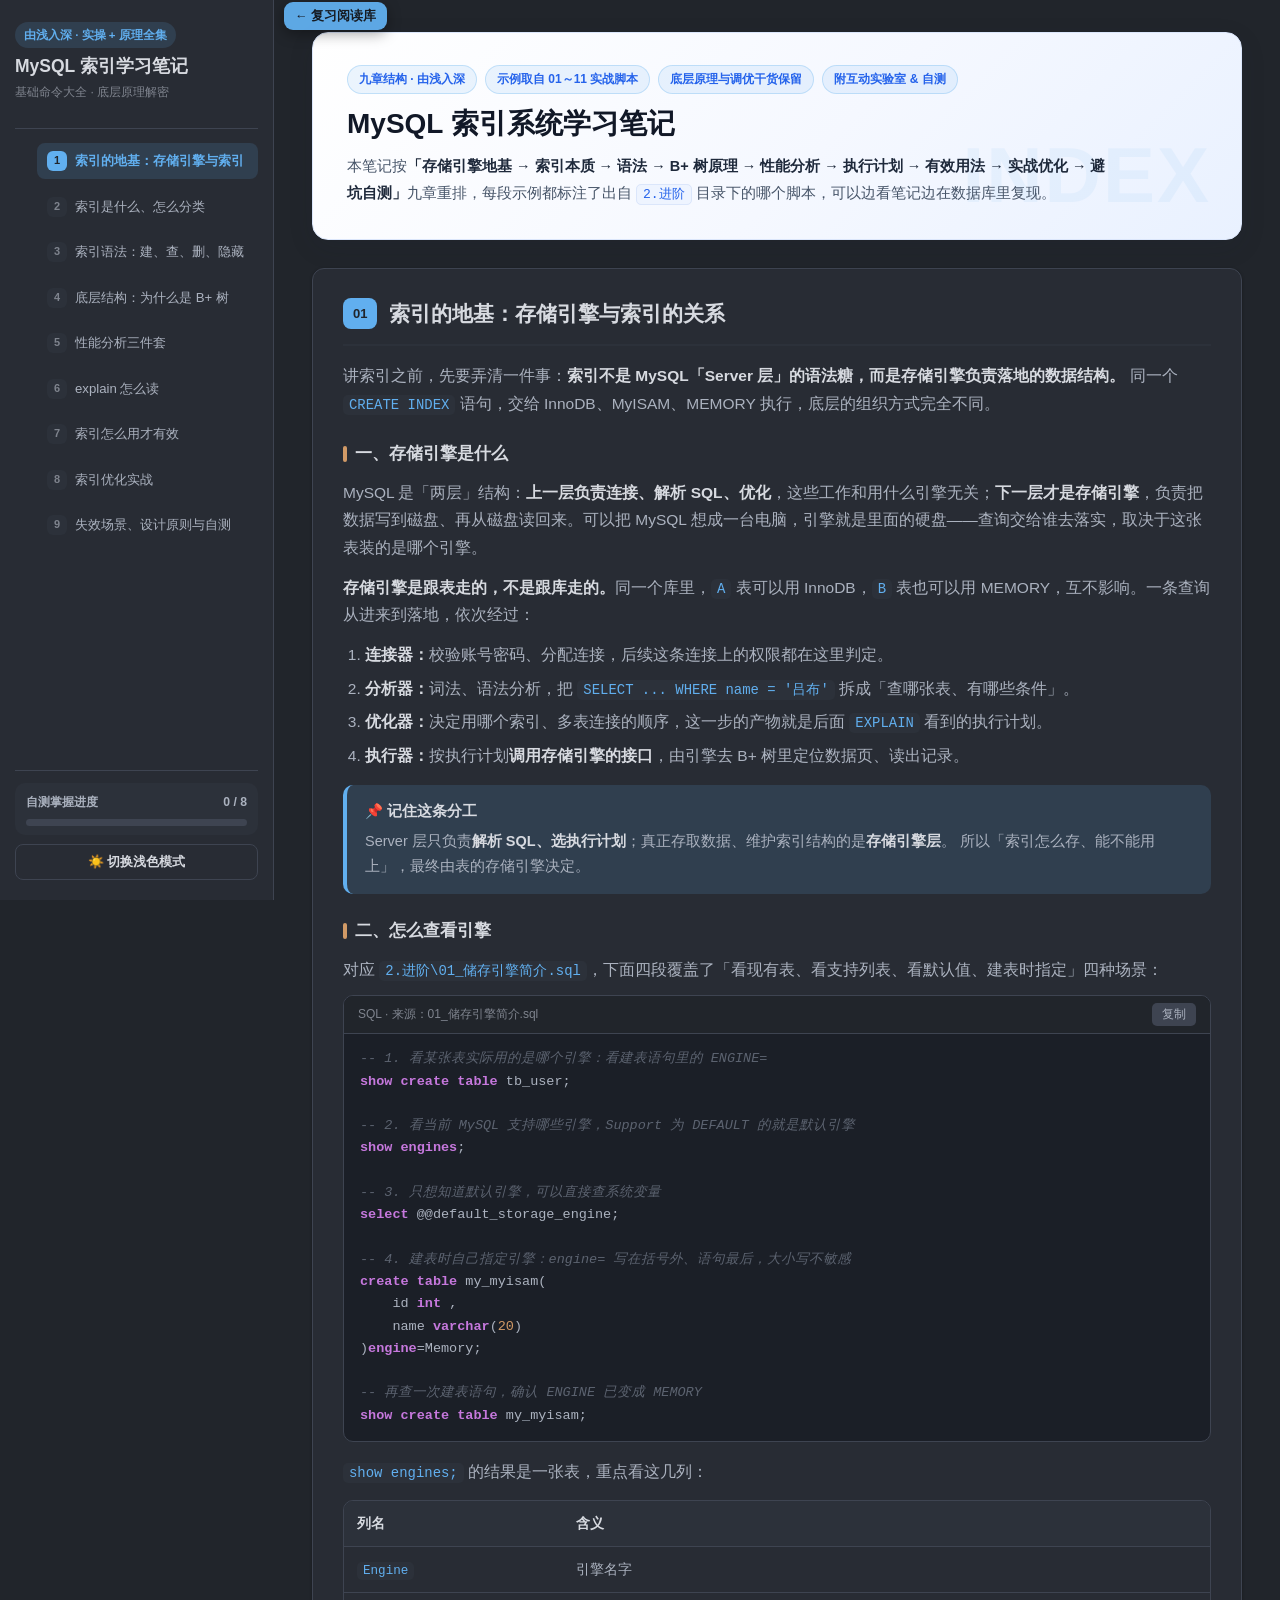
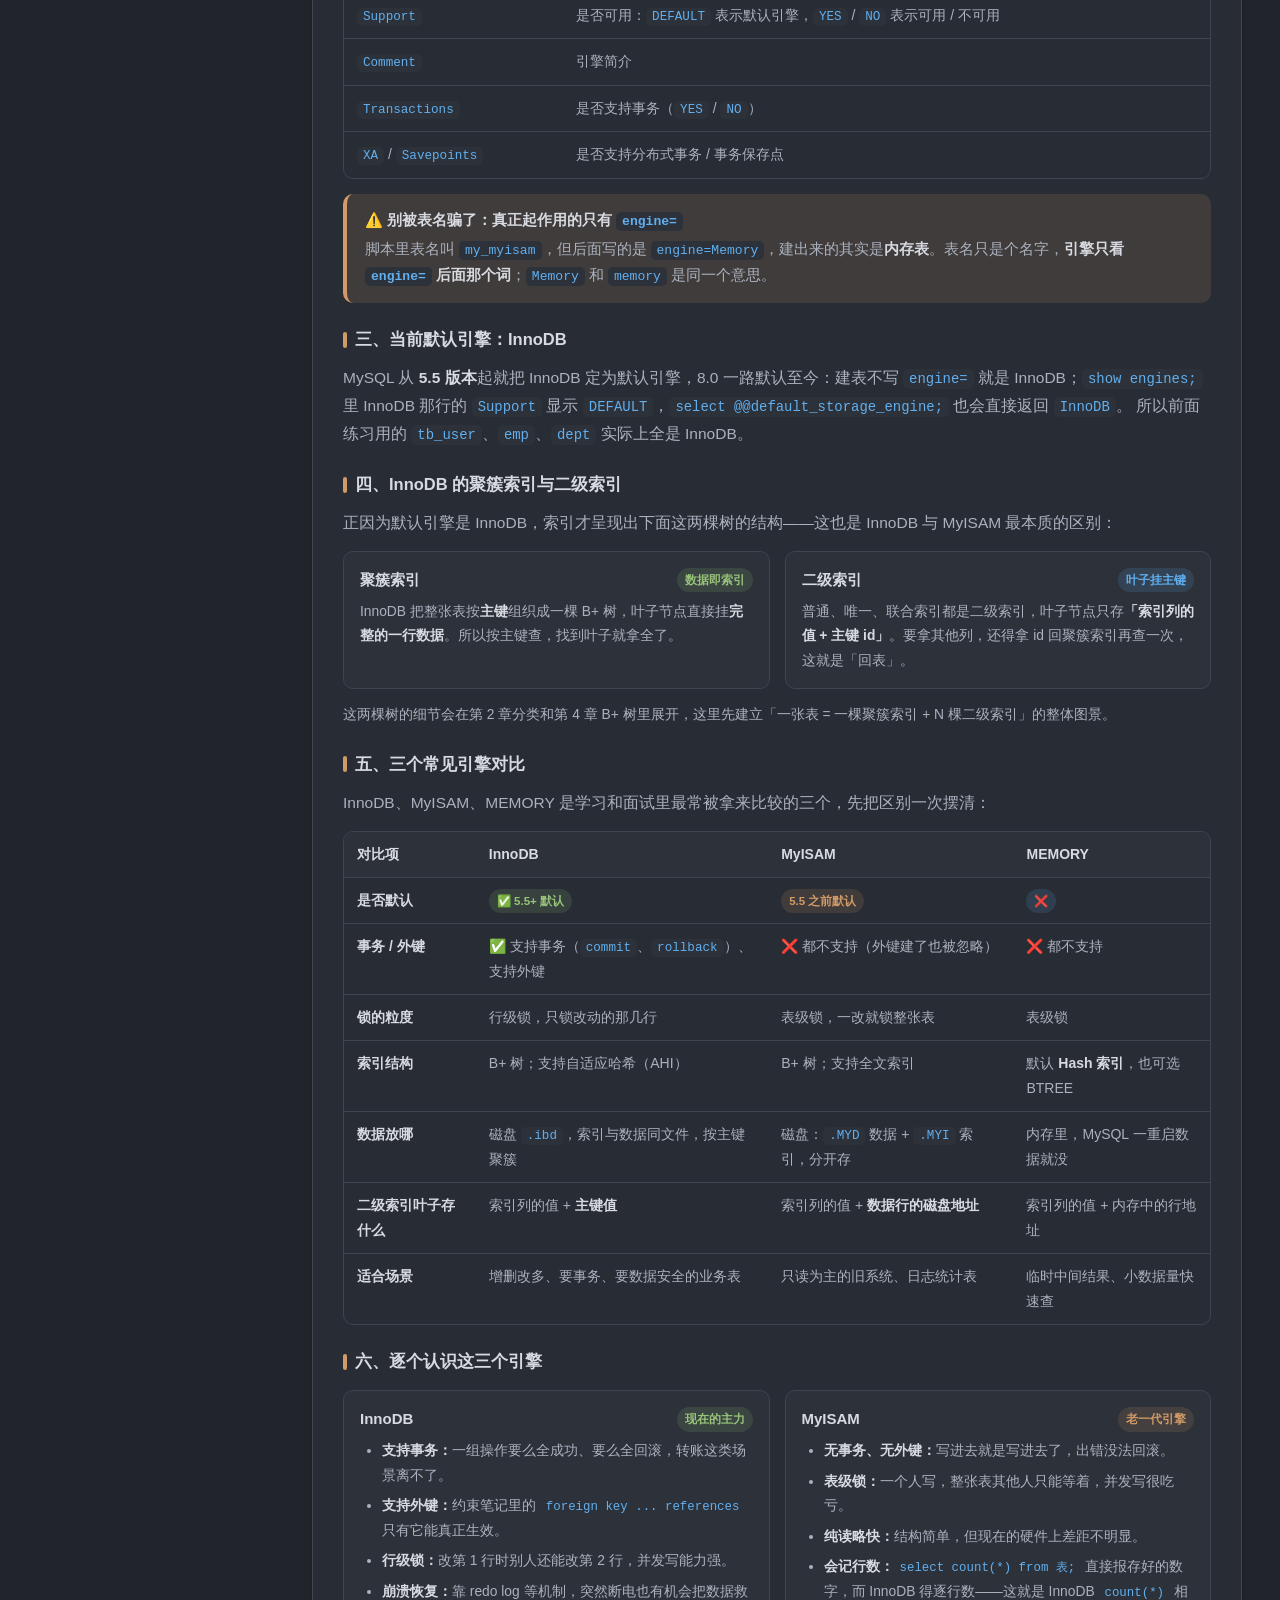
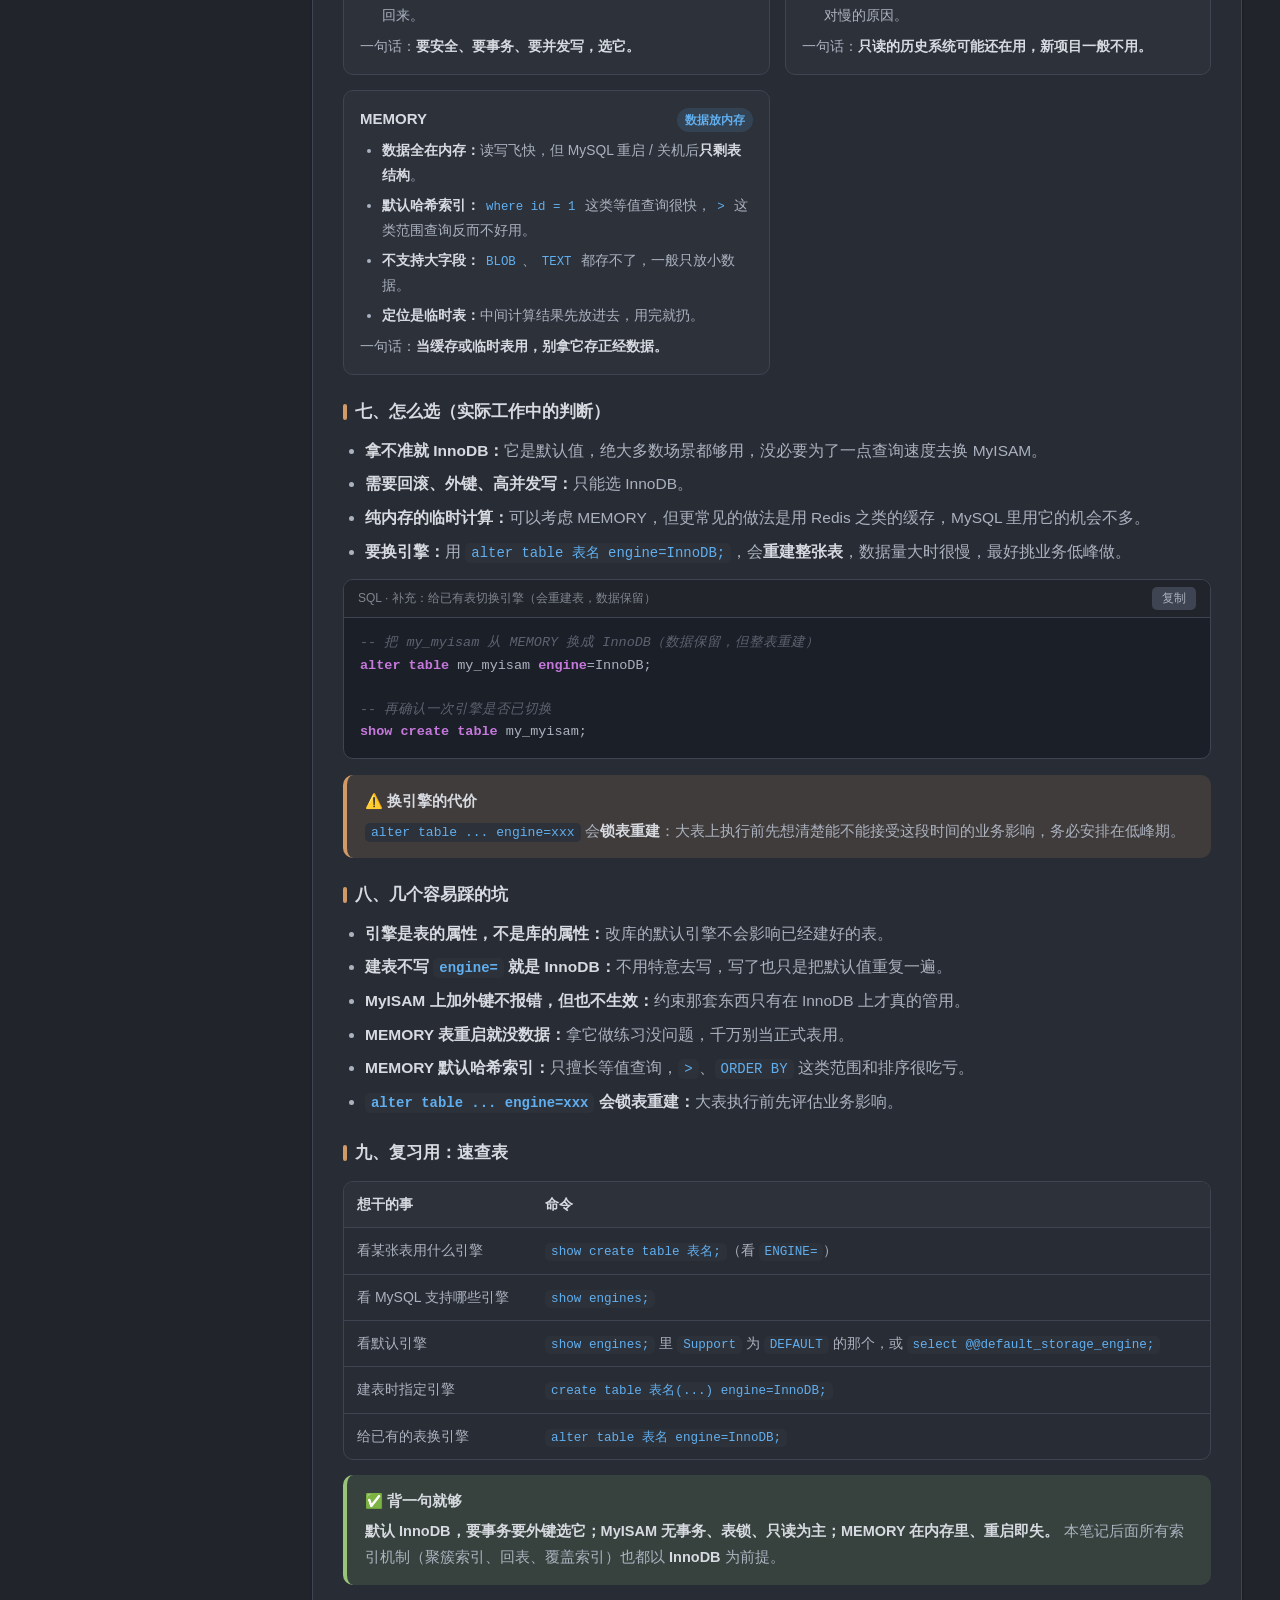
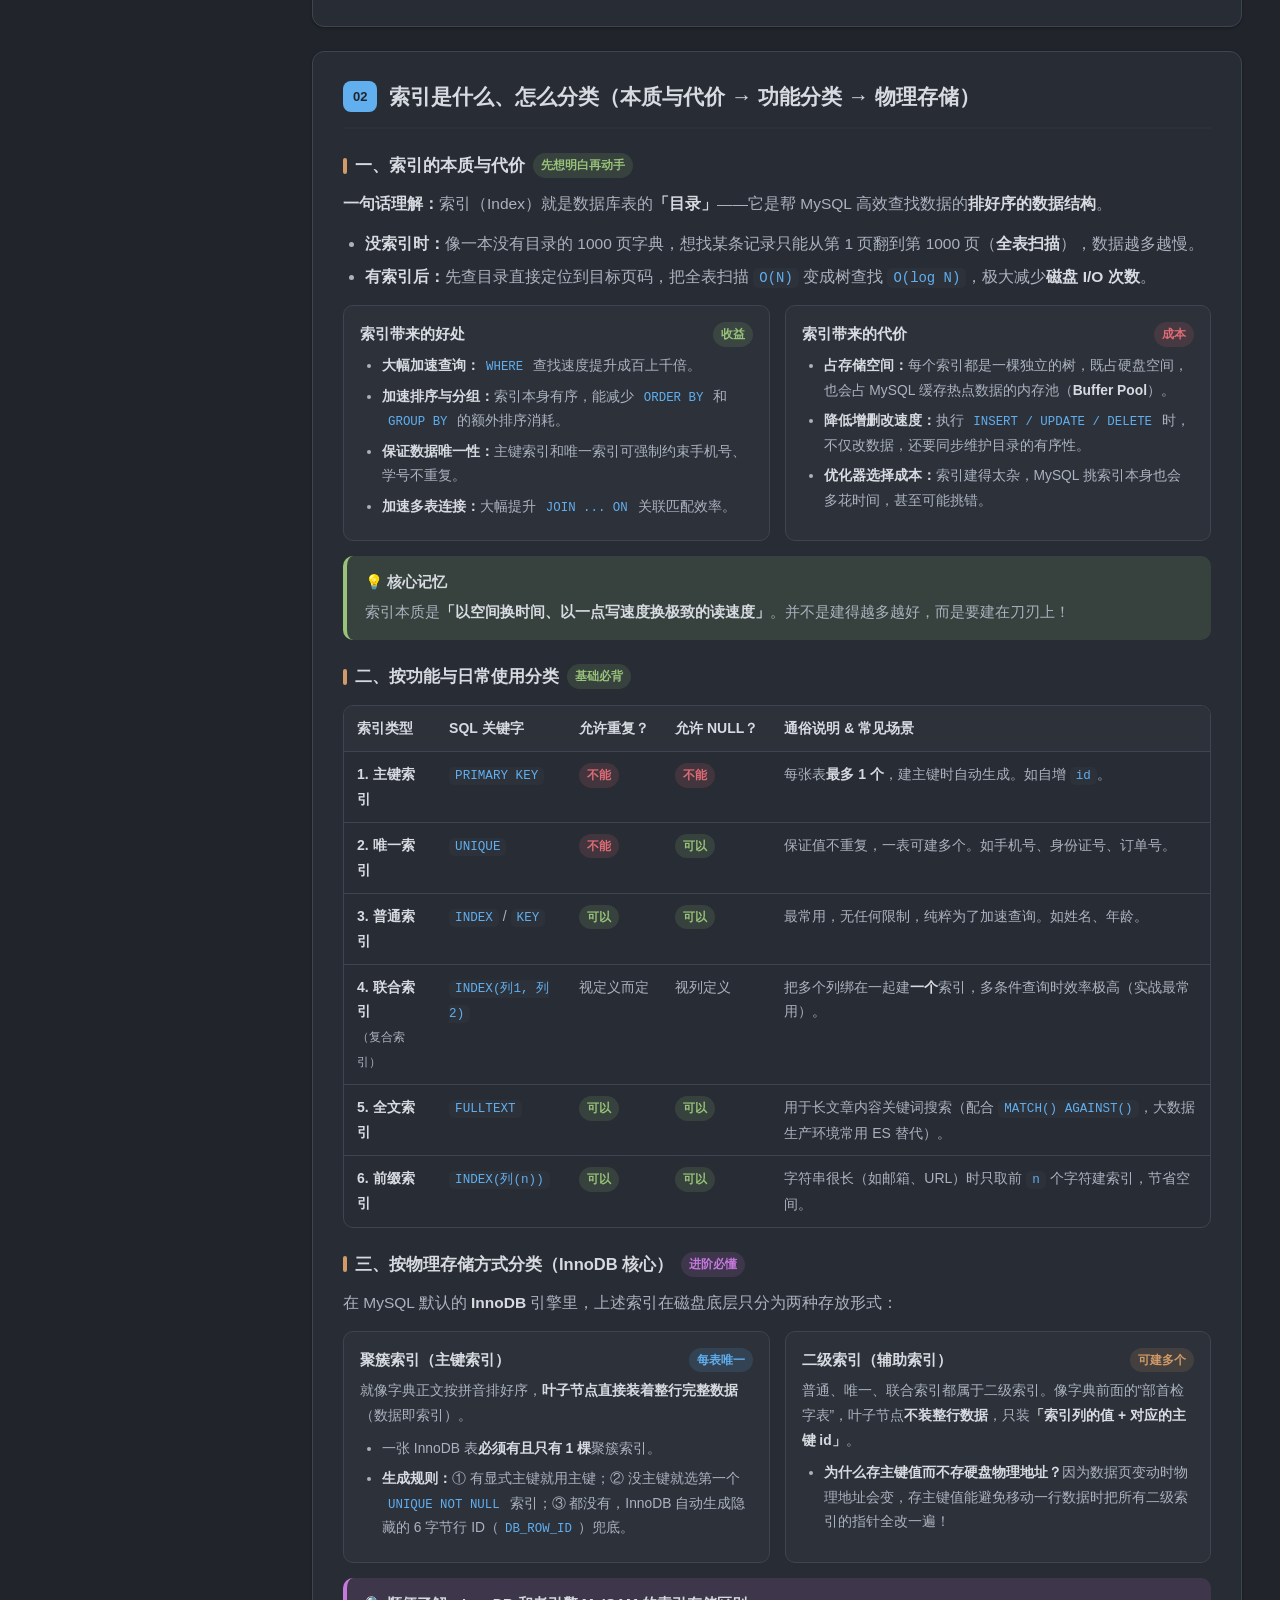
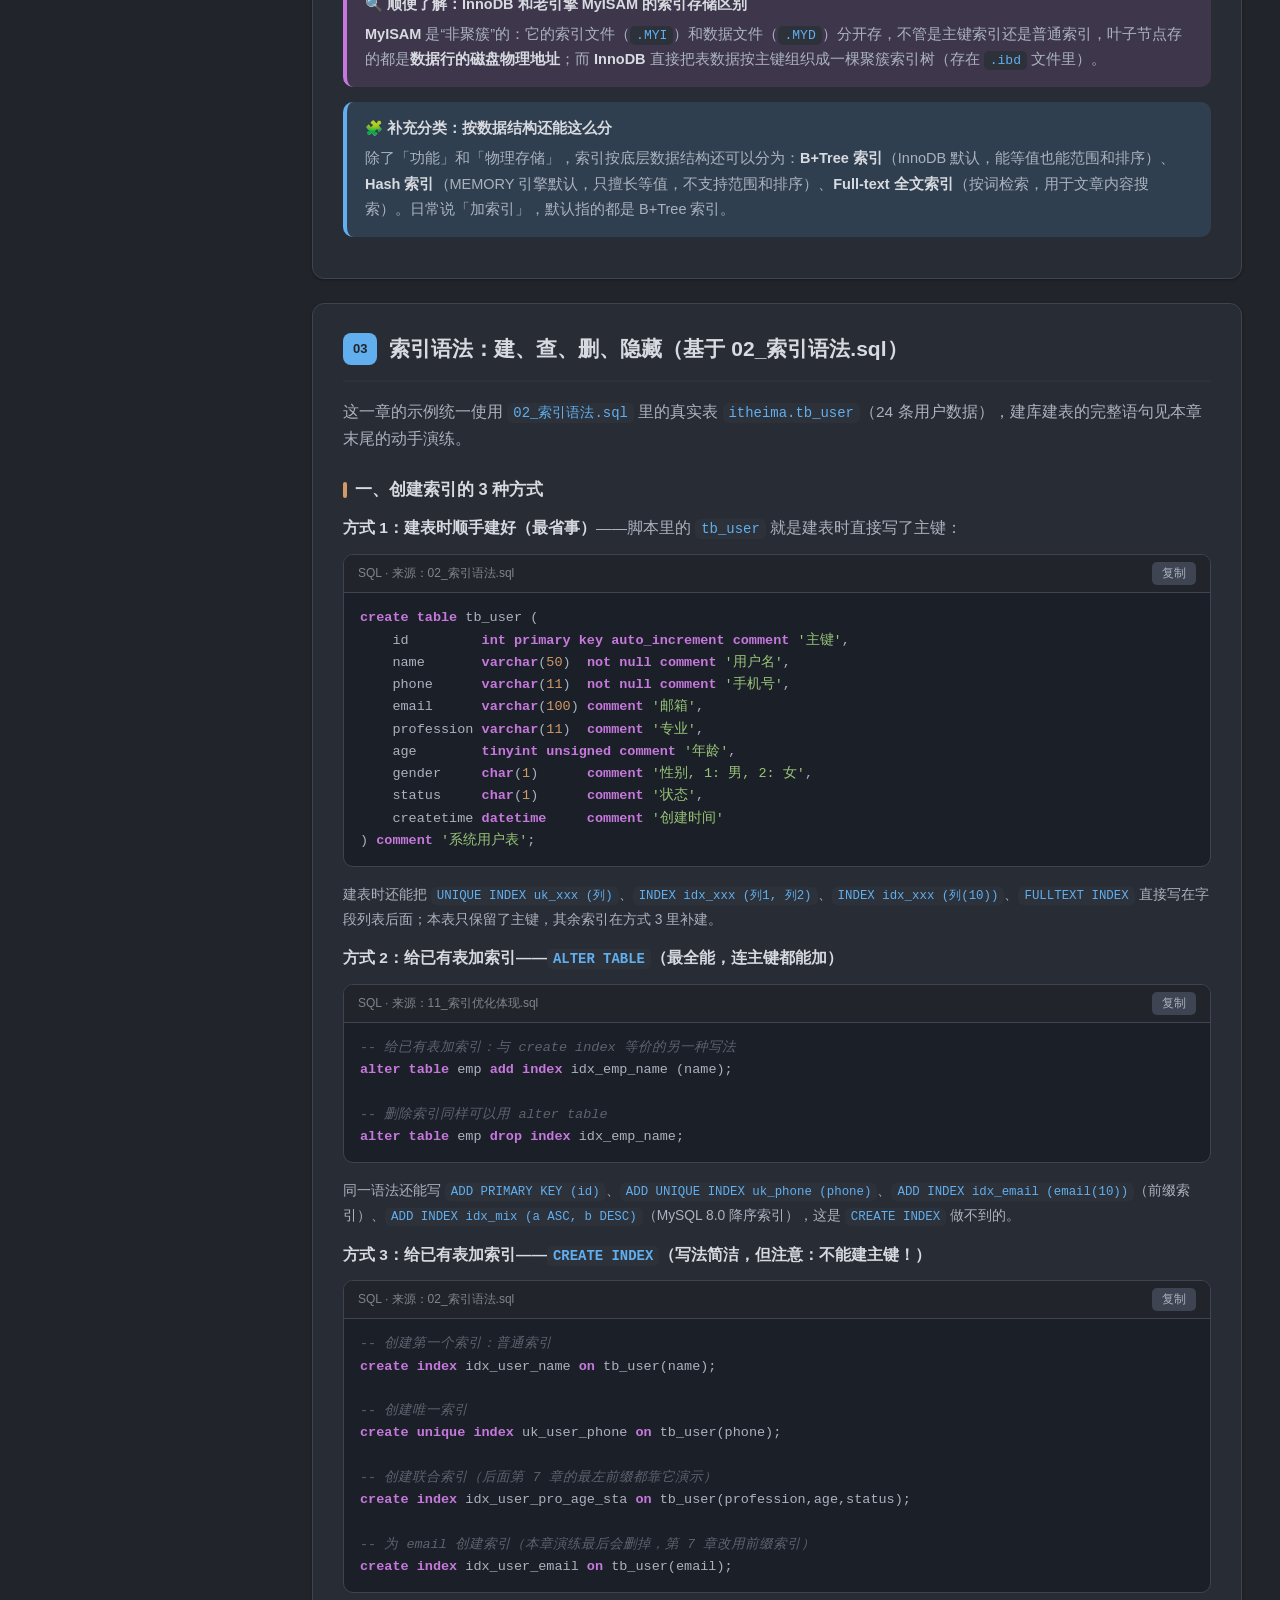
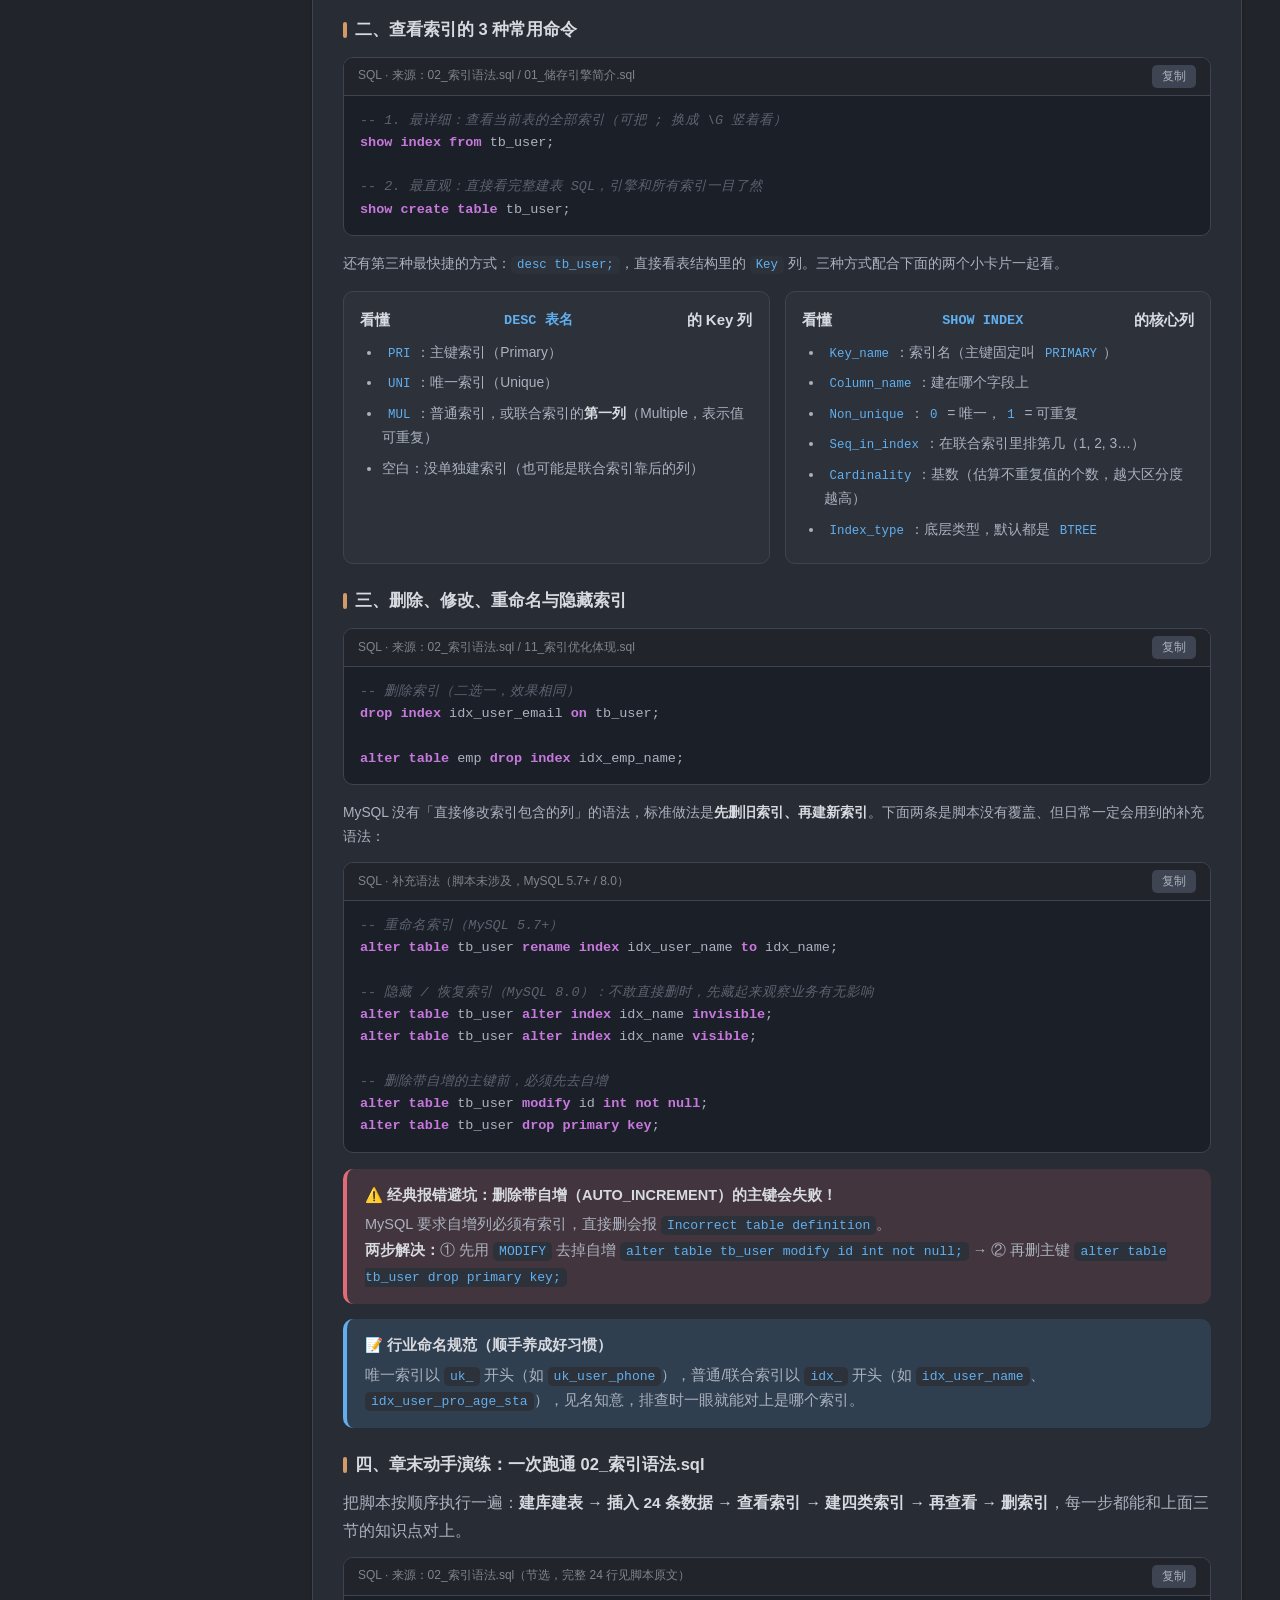
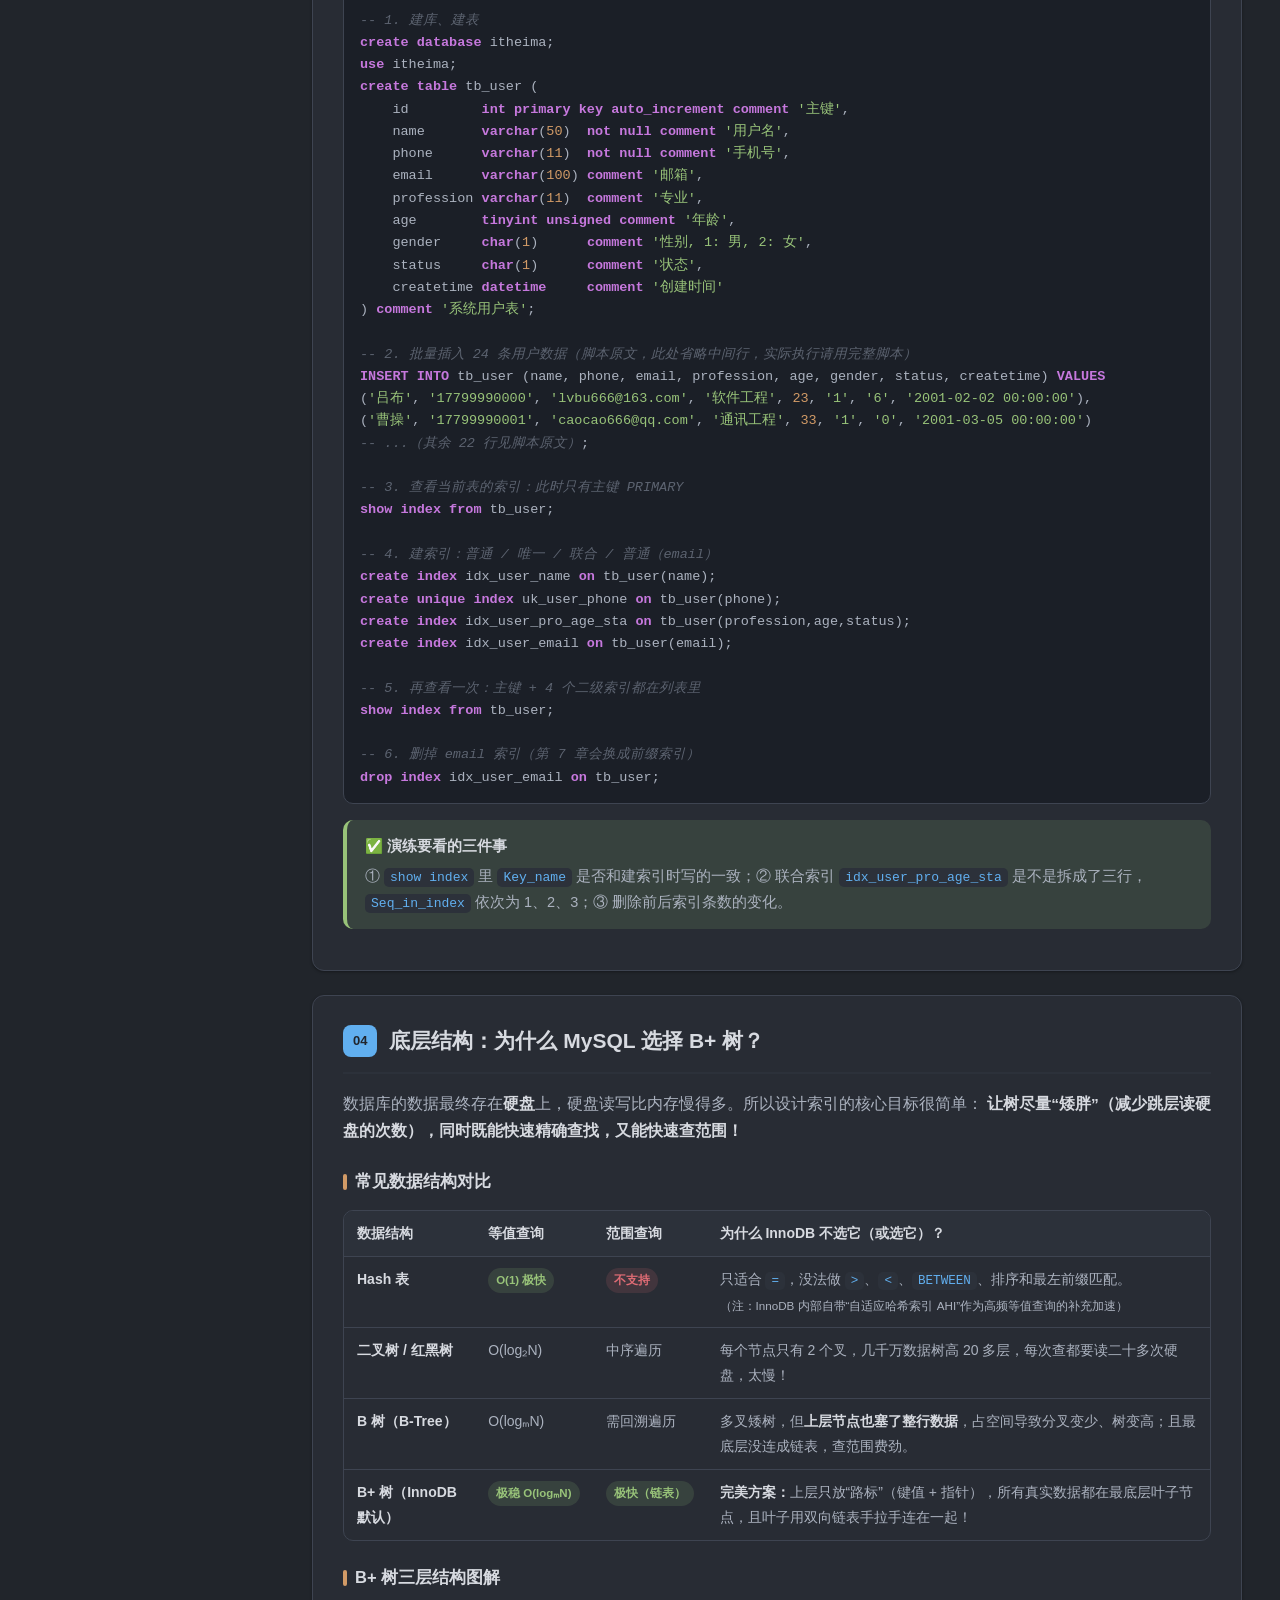
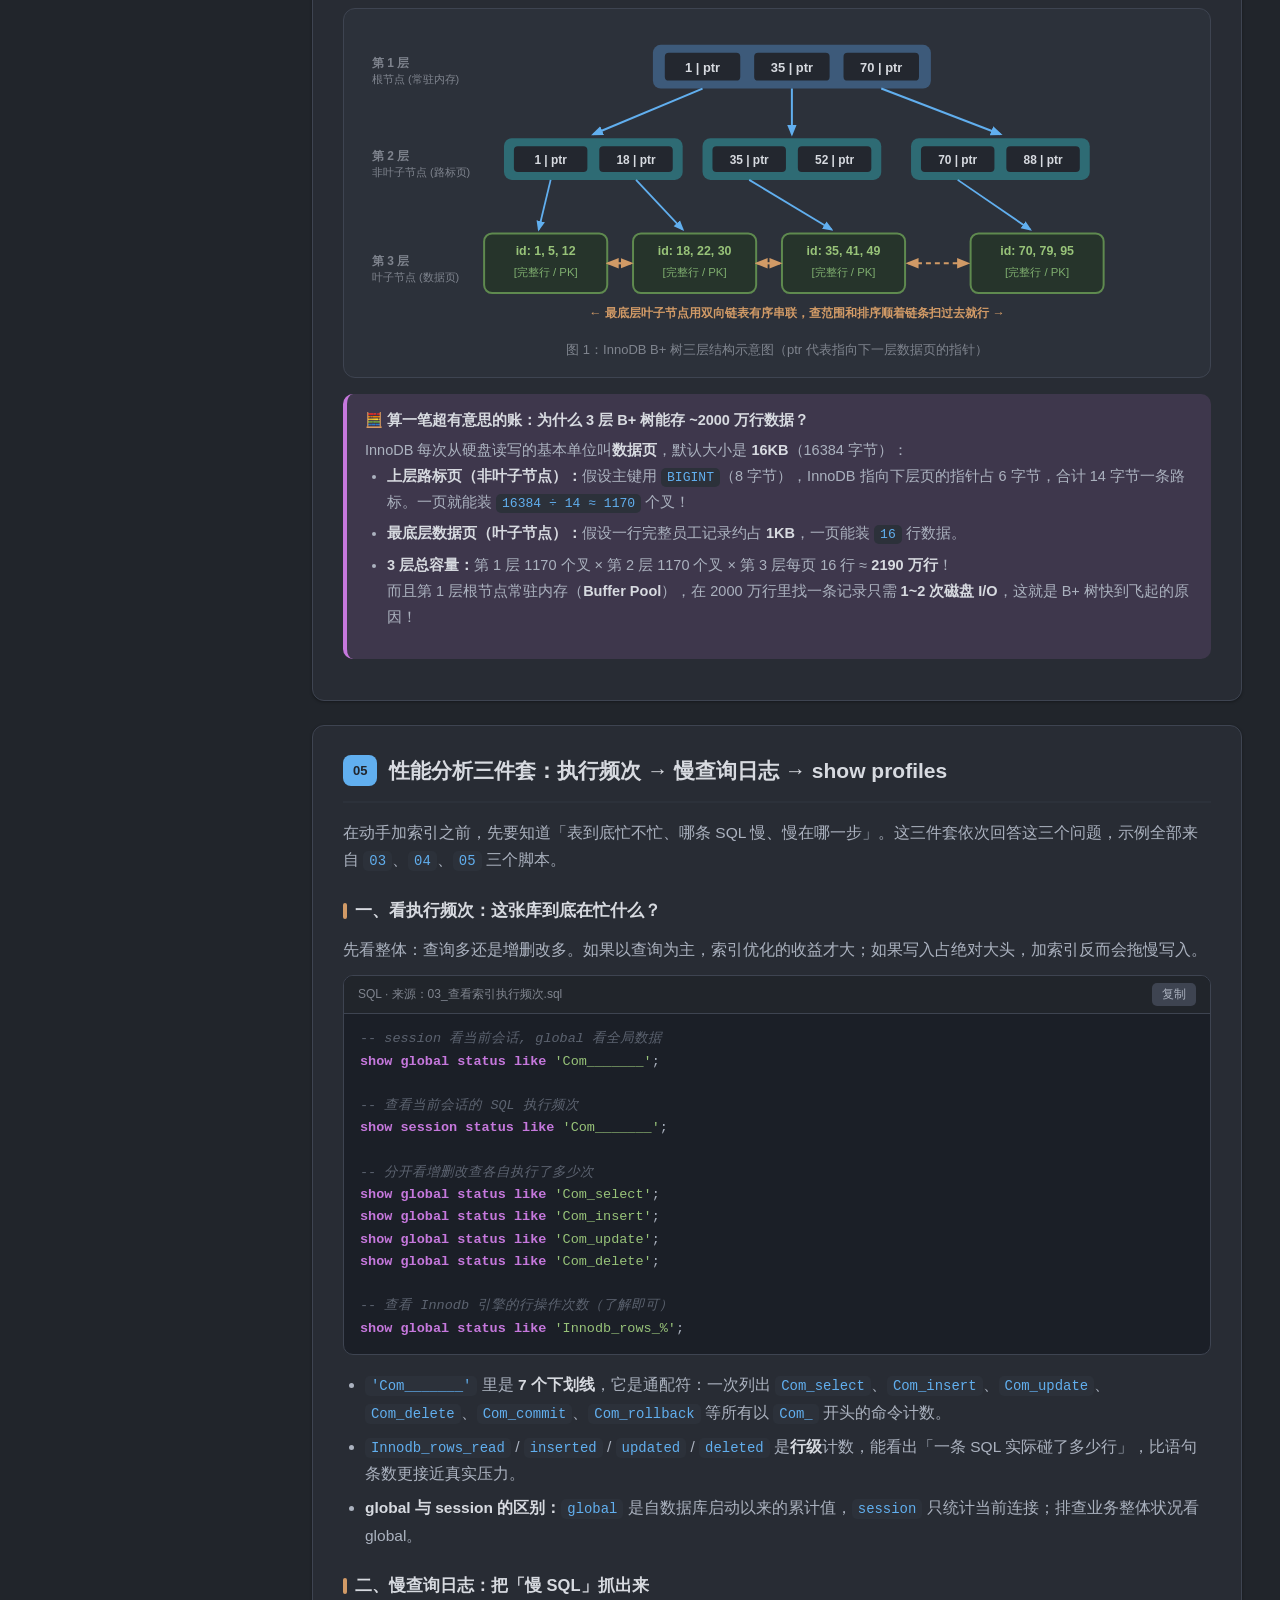
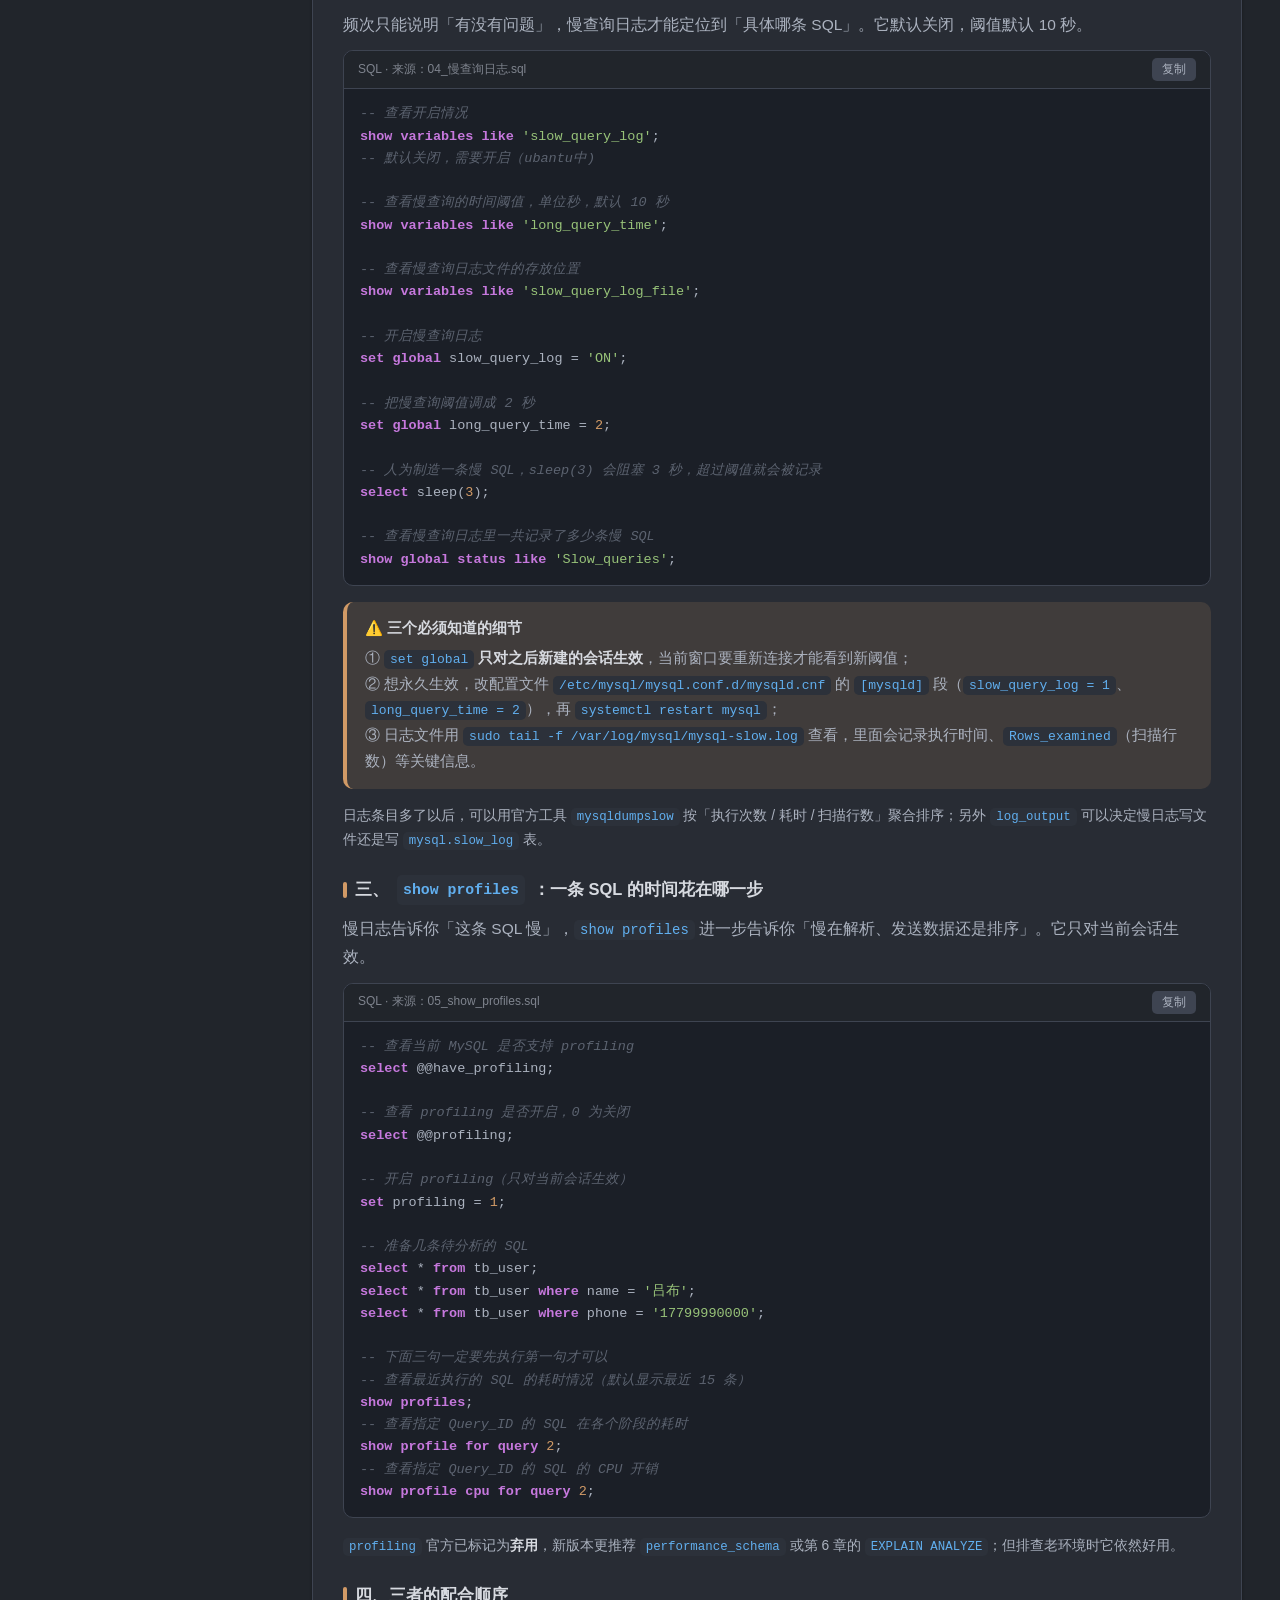
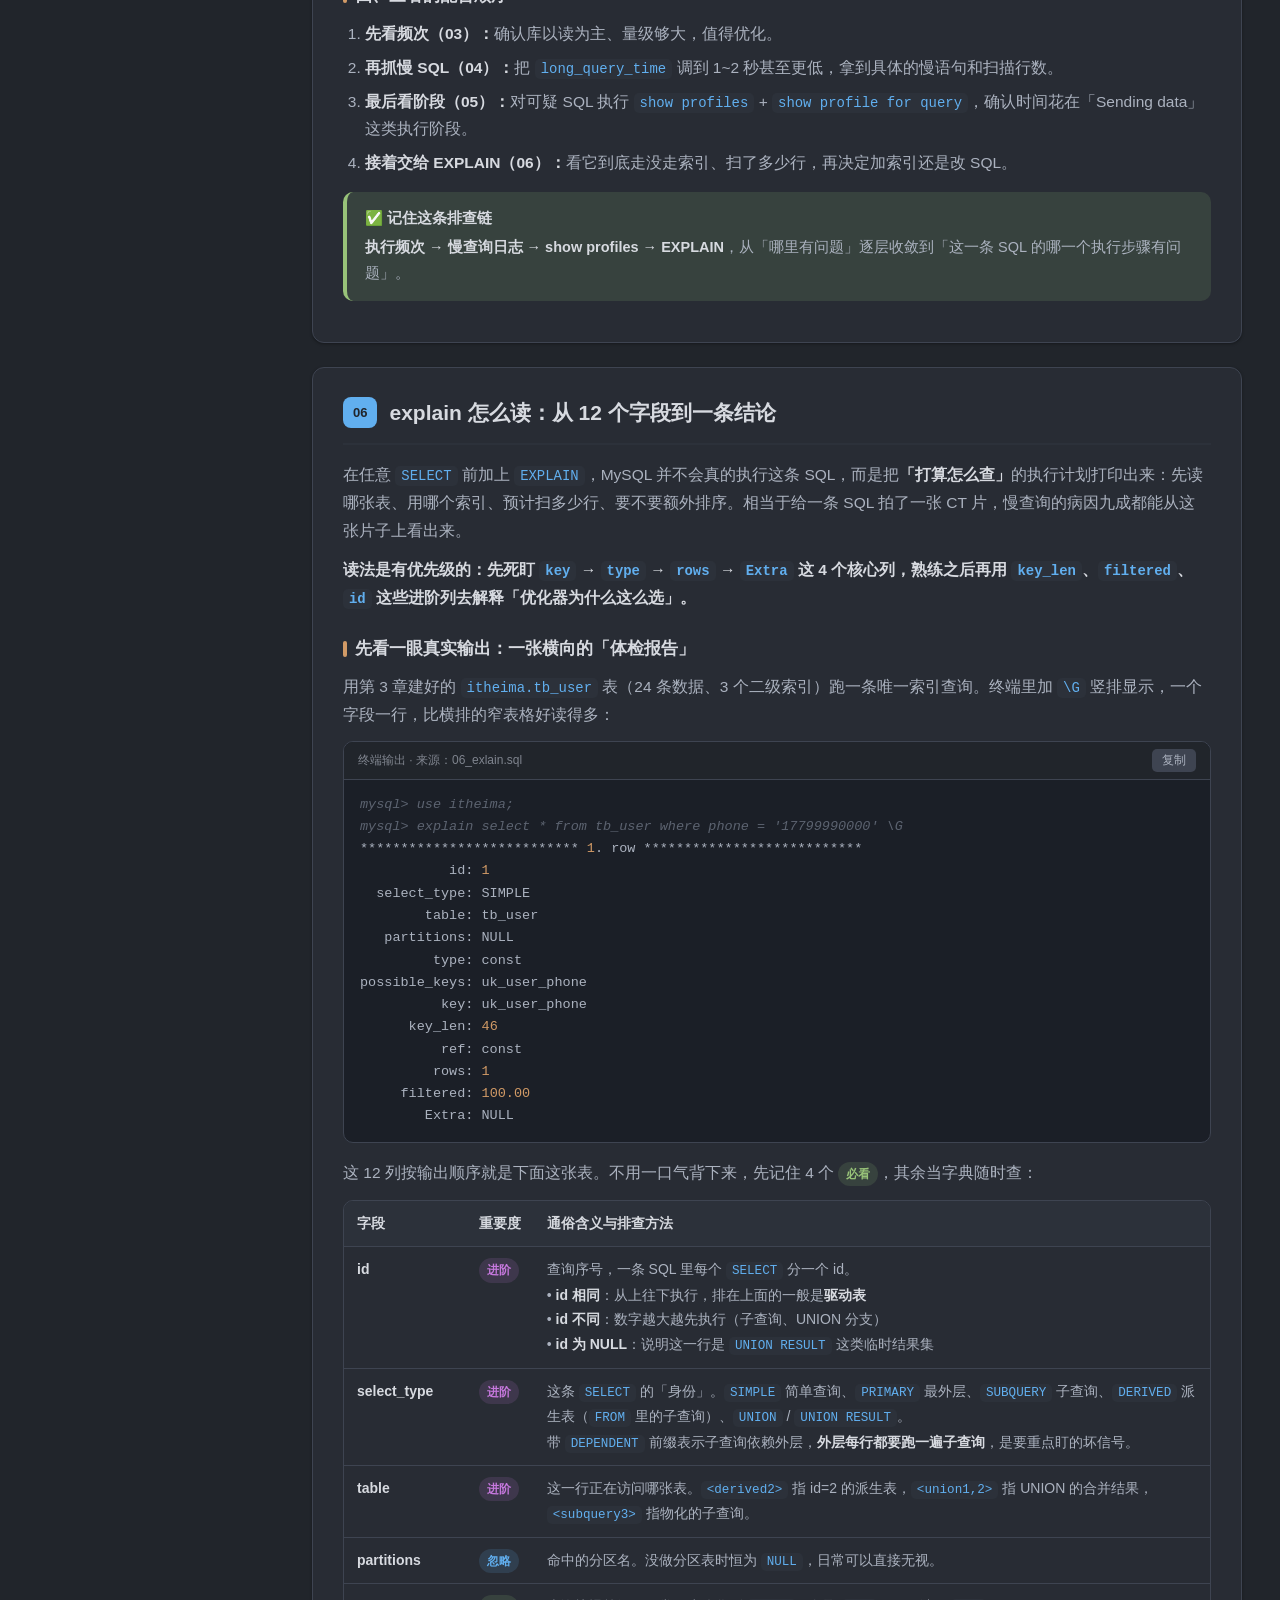
<file: notes/mysql-index-notes.html>
<!DOCTYPE html>
<html lang="zh-CN">
<head>
  <meta charset="UTF-8" />
  <meta name="viewport" content="width=device-width, initial-scale=1.0" />
  <meta name="robots" content="noindex, nofollow" />
  <title>MySQL 索引系统学习笔记（基础实操 + 原理进阶全覆盖）</title>
  <style>
    /* ======================== 主题与变量配置 ======================== */
    /* 默认皮肤：One Dark（Atom 经典深色配色） */
    :root {
      --bg-page: #21252b;
      --bg-surface: #282c34;
      --bg-subtle: #2c313a;
      --bg-code: #1b1f27;
      --text-primary: #d7dae0;
      --text-secondary: #abb2bf;
      --text-muted: #7f848e;
      --border-color: #3e4451;
      --accent: #61afef;          /* One Dark 蓝 */
      --accent-soft: rgba(97, 175, 239, 0.14);
      --orange: #d19a66;          /* One Dark 橙 */
      --orange-soft: rgba(209, 154, 102, 0.14);
      --green: #98c379;
      --green-soft: rgba(152, 195, 121, 0.14);
      --red: #e06c75;
      --red-soft: rgba(224, 108, 117, 0.14);
      --purple: #c678dd;
      --purple-soft: rgba(198, 120, 221, 0.14);
      --shadow-sm: 0 1px 3px rgba(0, 0, 0, 0.35);
      --shadow-md: 0 8px 24px rgba(0, 0, 0, 0.45);
      --radius: 12px;
      --sidebar-width: 274px;
    }

    /* 备用浅色皮肤（点左下角按钮切换） */
    [data-theme="light"] {
      --bg-page: #f6f8fb;
      --bg-surface: #ffffff;
      --bg-subtle: #f1f5f9;
      --bg-code: #1e2430;
      --text-primary: #1e293b;
      --text-secondary: #475569;
      --text-muted: #64748b;
      --border-color: #e2e8f0;
      --accent: #00758f;
      --accent-soft: #e0f2f7;
      --orange: #e48e00;
      --orange-soft: #fef3c7;
      --green: #15803d;
      --green-soft: #dcfce7;
      --red: #b91c1c;
      --red-soft: #fee2e2;
      --purple: #6d28d9;
      --purple-soft: #ede9fe;
      --shadow-sm: 0 1px 3px rgba(15, 23, 42, 0.06);
      --shadow-md: 0 6px 20px rgba(15, 23, 42, 0.08);
    }

    * { box-sizing: border-box; margin: 0; padding: 0; }
    html { scroll-behavior: smooth; }

    body {
      font-family: -apple-system, BlinkMacSystemFont, "Segoe UI", "PingFang SC", "Microsoft YaHei", "Hiragino Sans GB", sans-serif;
      background-color: var(--bg-page);
      color: var(--text-primary);
      line-height: 1.78;
      font-size: 15.5px;
      transition: background-color 0.25s, color 0.25s;
    }

    /* One Dark 选区色 */
    ::selection { background: #3e4451; color: #e6e8eb; }

    /* 顶部阅读进度条 */
    #reading-progress {
      position: fixed;
      top: 0; left: 0;
      height: 3px; width: 0%;
      background: linear-gradient(90deg, var(--accent), var(--orange));
      z-index: 1000;
      transition: width 0.1s linear;
    }

    /* ======================== 侧边栏布局 ======================== */
    .layout { display: flex; min-height: 100vh; }

    .sidebar {
      position: fixed;
      top: 0; left: 0;
      width: var(--sidebar-width);
      height: 100vh;
      background: var(--bg-surface);
      border-right: 1px solid var(--border-color);
      padding: 20px 15px;
      overflow-y: auto;
      display: flex;
      flex-direction: column;
      gap: 14px;
      z-index: 900;
      transition: transform 0.25s ease, background-color 0.25s;
    }

    .brand {
      padding-bottom: 12px;
      border-bottom: 1px solid var(--border-color);
    }

    .brand-badge {
      display: inline-flex;
      align-items: center;
      font-size: 11.5px;
      font-weight: 700;
      color: var(--accent);
      background: var(--accent-soft);
      padding: 3px 9px;
      border-radius: 999px;
      margin-bottom: 7px;
    }

    .brand h1 { font-size: 17.5px; line-height: 1.35; color: var(--text-primary); }
    .brand p { font-size: 12.2px; color: var(--text-muted); margin-top: 3px; }

    .nav-list {
      list-style: none;
      display: flex;
      flex-direction: column;
      gap: 3px;
    }

    .nav-list a {
      display: flex;
      align-items: center;
      gap: 8px;
      padding: 6.5px 10px;
      border-radius: 8px;
      text-decoration: none;
      color: var(--text-secondary);
      font-size: 13.2px;
      font-weight: 500;
      transition: all 0.15s ease;
    }

    .nav-list a:hover { background: var(--bg-subtle); color: var(--accent); }
    .nav-list a.active { background: var(--accent-soft); color: var(--accent); font-weight: 700; }

    .nav-num {
      font-size: 11px;
      font-weight: 700;
      width: 20px; height: 20px;
      border-radius: 6px;
      background: var(--bg-subtle);
      color: var(--text-muted);
      display: inline-flex;
      align-items: center;
      justify-content: center;
      flex-shrink: 0;
    }

    .nav-list a.active .nav-num { background: var(--accent); color: var(--bg-page); }

    .sidebar-footer {
      margin-top: auto;
      padding-top: 12px;
      border-top: 1px solid var(--border-color);
      display: flex;
      flex-direction: column;
      gap: 9px;
    }

    .mastery-box {
      background: var(--bg-subtle);
      padding: 9px 11px;
      border-radius: 10px;
      font-size: 12.2px;
    }

    .mastery-header {
      display: flex;
      justify-content: space-between;
      margin-bottom: 5px;
      color: var(--text-secondary);
      font-weight: 600;
    }

    .progress-track {
      height: 7px;
      border-radius: 999px;
      background: var(--border-color);
      overflow: hidden;
    }

    .progress-fill {
      height: 100%;
      width: 0%;
      background: linear-gradient(90deg, var(--accent), var(--green));
      transition: width 0.3s ease;
    }

    .theme-btn {
      width: 100%;
      padding: 8px 12px;
      border: 1px solid var(--border-color);
      border-radius: 8px;
      background: var(--bg-surface);
      color: var(--text-primary);
      cursor: pointer;
      font-size: 13px;
      font-weight: 600;
      transition: all 0.2s;
    }

    .theme-btn:hover { border-color: var(--accent); color: var(--accent); }

    .mobile-bar {
      display: none;
      position: sticky;
      top: 0; z-index: 800;
      background: var(--bg-surface);
      border-bottom: 1px solid var(--border-color);
      padding: 12px 16px;
      align-items: center;
      justify-content: space-between;
    }

    .menu-toggle {
      padding: 6px 12px;
      border: 1px solid var(--border-color);
      border-radius: 8px;
      background: var(--bg-subtle);
      color: var(--text-primary);
      cursor: pointer;
      font-weight: 600;
    }

    /* ======================== 主阅读区 ======================== */
    .main {
      margin-left: var(--sidebar-width);
      flex: 1;
      padding: 32px 38px 80px;
      max-width: calc(100% - var(--sidebar-width));
    }

    .container { max-width: 960px; margin: 0 auto; }

    /* 封面卡片：浅色纸面 + 淡蓝渐变，保证标题/副标题在深浅主题下都清晰 */
    .hero {
      background: linear-gradient(135deg, #ffffff 0%, #f5f8ff 55%, #e9f1ff 100%);
      color: #1e293b;
      padding: 32px 34px;
      border-radius: 16px;
      border: 1px solid #dbe6fb;
      box-shadow: 0 8px 26px rgba(30, 41, 59, 0.10);
      margin-bottom: 28px;
      position: relative;
      overflow: hidden;
    }

    .hero::after {
      content: "INDEX";
      position: absolute;
      right: 30px; bottom: -6px;
      font-size: 78px;
      font-weight: 900;
      letter-spacing: 2px;
      color: #61afef;
      opacity: 0.08;
      pointer-events: none;
      z-index: 0;
    }

    .hero > * { position: relative; z-index: 1; }

    .hero-tags { display: flex; flex-wrap: wrap; gap: 8px; margin-bottom: 12px; }

    .hero-tag {
      font-size: 12px;
      font-weight: 600;
      padding: 3px 11px;
      border-radius: 999px;
      background: rgba(97, 175, 239, 0.12);
      border: 1px solid rgba(97, 175, 239, 0.30);
      color: #2563eb;
    }

    .hero h1 { font-size: 28px; line-height: 1.3; margin-bottom: 10px; color: #111827; }
    .hero p {
      font-size: 14.5px;
      line-height: 1.85;
      max-width: 760px;
      margin-bottom: 0;
      color: #475569;
    }
    .hero p strong { color: #1e293b; font-weight: 700; }
    .hero code {
      background: #eef4ff;
      color: #2563eb;
      border: 1px solid #dbe6fb;
    }

    /* 章节卡片 */
    section.chapter {
      background: var(--bg-surface);
      border: 1px solid var(--border-color);
      border-radius: var(--radius);
      padding: 26px 30px;
      margin-bottom: 24px;
      box-shadow: var(--shadow-sm);
      scroll-margin-top: 22px;
    }

    .chapter-header {
      display: flex;
      align-items: center;
      gap: 12px;
      margin-bottom: 16px;
      padding-bottom: 12px;
      border-bottom: 2px solid var(--bg-subtle);
      flex-wrap: wrap;
    }

    .chapter-badge {
      background: var(--accent);
      color: var(--bg-page);
      font-size: 13px;
      font-weight: 800;
      padding: 4px 10px;
      border-radius: 8px;
      flex-shrink: 0;
    }

    .chapter h2 { font-size: 21px; color: var(--text-primary); }

    h3 {
      font-size: 16.5px;
      color: var(--text-primary);
      margin: 22px 0 10px;
      display: flex;
      align-items: center;
      gap: 8px;
      flex-wrap: wrap;
    }

    h3::before {
      content: "";
      display: inline-block;
      width: 4px; height: 16px;
      border-radius: 2px;
      background: var(--orange);
    }

    p { margin-bottom: 12px; color: var(--text-secondary); }
    ul, ol { padding-left: 22px; margin-bottom: 14px; color: var(--text-secondary); }
    li { margin-bottom: 6px; }
    strong { color: var(--text-primary); }

    code {
      font-family: "Cascadia Code", "JetBrains Mono", Consolas, monospace;
      font-size: 0.9em;
      background: var(--bg-subtle);
      color: var(--accent);
      padding: 2px 6px;
      border-radius: 5px;
    }

    /* 提示框 */
    .callout {
      padding: 14px 18px;
      border-radius: 10px;
      margin: 15px 0;
      border-left: 4px solid var(--accent);
      background: var(--accent-soft);
      font-size: 14.5px;
      color: var(--text-secondary);
    }

    .callout.warn { border-left-color: var(--orange); background: var(--orange-soft); }
    .callout.good { border-left-color: var(--green); background: var(--green-soft); }
    .callout.danger { border-left-color: var(--red); background: var(--red-soft); }
    .callout.deep { border-left-color: var(--purple); background: var(--purple-soft); }

    .callout-title {
      font-weight: 700;
      color: var(--text-primary);
      margin-bottom: 4px;
      display: block;
    }

    /* 卡片网格 */
    .grid-2 { display: grid; grid-template-columns: repeat(2, minmax(0, 1fr)); gap: 15px; margin: 14px 0; }
    .grid-3 { display: grid; grid-template-columns: repeat(3, minmax(0, 1fr)); gap: 14px; margin: 14px 0; }

    .mini-card {
      background: var(--bg-subtle);
      border: 1px solid var(--border-color);
      border-radius: 10px;
      padding: 15px 16px;
    }

    .mini-card h4 {
      font-size: 15px;
      color: var(--text-primary);
      margin-bottom: 6px;
      display: flex;
      align-items: center;
      justify-content: space-between;
      gap: 6px;
    }

    .mini-card p, .mini-card ul { font-size: 13.8px; margin-bottom: 0; }

    .pill {
      display: inline-block;
      font-size: 11.5px;
      font-weight: 700;
      padding: 2px 8px;
      border-radius: 999px;
      white-space: nowrap;
    }

    .pill.green { background: var(--green-soft); color: var(--green); }
    .pill.red { background: var(--red-soft); color: var(--red); }
    .pill.orange { background: var(--orange-soft); color: var(--orange); }
    .pill.blue { background: var(--accent-soft); color: var(--accent); }
    .pill.purple { background: var(--purple-soft); color: var(--purple); }

    /* 表格 */
    .table-wrap {
      overflow-x: auto;
      margin: 14px 0;
      border-radius: 10px;
      border: 1px solid var(--border-color);
    }

    table { width: 100%; border-collapse: collapse; font-size: 14px; text-align: left; }

    th {
      background: var(--bg-subtle);
      color: var(--text-primary);
      font-weight: 700;
      padding: 10px 13px;
      border-bottom: 1px solid var(--border-color);
      white-space: nowrap;
    }

    td {
      padding: 10px 13px;
      border-bottom: 1px solid var(--border-color);
      color: var(--text-secondary);
      vertical-align: top;
    }

    tr:last-child td { border-bottom: none; }

    /* 代码块（One Dark 色板） */
    .code-block {
      position: relative;
      background: var(--bg-code);
      color: #abb2bf;
      border-radius: 10px;
      margin: 12px 0 16px;
      overflow: hidden;
      border: 1px solid var(--border-color);
    }

    .code-head {
      display: flex;
      justify-content: space-between;
      align-items: center;
      padding: 7px 14px;
      background: #21252b;
      border-bottom: 1px solid #3e4451;
      font-size: 12px;
      color: #7f848e;
    }

    .copy-btn {
      background: #3e4451;
      border: none;
      color: #abb2bf;
      padding: 3px 10px;
      border-radius: 5px;
      cursor: pointer;
      font-size: 12px;
      transition: background 0.15s;
    }

    .copy-btn:hover { background: #61afef; color: #21252b; }

    pre {
      padding: 14px 16px;
      overflow-x: auto;
      font-family: "Cascadia Code", "JetBrains Mono", Consolas, monospace;
      font-size: 13.5px;
      line-height: 1.65;
    }

    pre code { background: transparent; color: inherit; padding: 0; font-size: inherit; }

    /* One Dark 语法高亮：紫关键字 / 绿字符串 / 橙数字 / 灰注释 */
    .kw { color: #c678dd; font-weight: 600; }
    .str { color: #98c379; }
    .num { color: #d19a66; }
    .cmt { color: #5c6370; font-style: italic; }

    /* 图解容器 */
    .diagram-box {
      background: var(--bg-subtle);
      border: 1px solid var(--border-color);
      border-radius: 12px;
      padding: 16px;
      margin: 16px 0;
      text-align: center;
    }

    .diagram-box svg { max-width: 100%; height: auto; display: block; margin: 0 auto; }
    .diagram-caption { font-size: 13px; color: var(--text-muted); margin-top: 10px; }

    /* 互动实验室 */
    .lab-box {
      border: 1.5px solid var(--accent);
      border-radius: 12px;
      padding: 18px;
      background: var(--bg-subtle);
      margin: 16px 0;
    }

    .lab-title {
      font-size: 15.5px;
      font-weight: 700;
      color: var(--text-primary);
      margin-bottom: 6px;
    }

    .lab-buttons { display: flex; flex-wrap: wrap; gap: 8px; margin: 12px 0 14px; }

    .lab-btn {
      padding: 7px 12px;
      border-radius: 8px;
      border: 1px solid var(--border-color);
      background: var(--bg-surface);
      color: var(--text-primary);
      cursor: pointer;
      font-family: "Cascadia Code", Consolas, monospace;
      font-size: 12.5px;
      transition: all 0.15s;
    }

    .lab-btn:hover { border-color: var(--accent); color: var(--accent); }
    .lab-btn.active { background: var(--accent); color: var(--bg-page); border-color: var(--accent); }

    .lab-visual {
      background: var(--bg-surface);
      border-radius: 10px;
      padding: 15px;
      border: 1px solid var(--border-color);
    }

    .col-slots { display: grid; grid-template-columns: repeat(3, 1fr); gap: 12px; margin: 12px 0; }

    .slot {
      border-radius: 10px;
      padding: 11px;
      text-align: center;
      border: 2px solid var(--border-color);
    }

    .slot .slot-name { font-weight: 800; font-size: 15px; margin-bottom: 4px; }
    .slot .slot-state { font-size: 12.5px; font-weight: 600; }
    .slot.hit { border-color: var(--green); background: var(--green-soft); color: var(--green); }
    .slot.range { border-color: var(--orange); background: var(--orange-soft); color: var(--orange); }
    .slot.icp { border-color: var(--purple); background: var(--purple-soft); color: var(--purple); }
    .slot.miss { border-color: var(--red); background: var(--red-soft); color: var(--red); opacity: 0.88; }

    .lab-explain { font-size: 14px; color: var(--text-secondary); line-height: 1.7; }

    /* EXPLAIN 光谱 */
    .spectrum { display: grid; grid-template-columns: repeat(7, 1fr); gap: 6px; margin: 14px 0; }
    .spec-item {
      padding: 10px 6px;
      border-radius: 8px;
      text-align: center;
      color: #fff;
      font-weight: 700;
      font-size: 13px;
    }
    .spec-item small { display: block; font-weight: 400; font-size: 11px; opacity: 0.94; margin-top: 2px; }

    /* 失效避坑卡片 */
    .pitfall-card {
      border: 1px solid var(--border-color);
      border-radius: 10px;
      padding: 15px 16px;
      margin-bottom: 13px;
      background: var(--bg-surface);
    }

    .pitfall-head {
      display: flex;
      align-items: center;
      justify-content: space-between;
      gap: 10px;
      margin-bottom: 8px;
      flex-wrap: wrap;
    }

    .pitfall-title { font-weight: 700; font-size: 15px; color: var(--text-primary); }

    .compare-row { display: grid; grid-template-columns: 1fr 1fr; gap: 12px; margin-bottom: 8px; }

    .bad-box, .good-box {
      padding: 9px 12px;
      border-radius: 8px;
      font-family: "Cascadia Code", Consolas, monospace;
      font-size: 12.8px;
      line-height: 1.55;
      overflow-x: auto;
      color: var(--text-primary);
    }

    .bad-box { background: var(--red-soft); border: 1px solid rgba(224, 108, 117, 0.35); }
    .good-box { background: var(--green-soft); border: 1px solid rgba(152, 195, 121, 0.35); }
    .pitfall-note { font-size: 13.8px; color: var(--text-secondary); margin-bottom: 0; }

    /* 自测卡片 */
    .quiz-item {
      border: 1px solid var(--border-color);
      border-radius: 10px;
      padding: 15px 18px;
      margin-bottom: 12px;
      background: var(--bg-subtle);
    }

    .quiz-top { display: flex; justify-content: space-between; align-items: flex-start; gap: 12px; }
    .quiz-q { font-weight: 700; color: var(--text-primary); font-size: 15px; }

    .quiz-check {
      display: inline-flex;
      align-items: center;
      gap: 6px;
      font-size: 12.5px;
      color: var(--text-muted);
      cursor: pointer;
      white-space: nowrap;
      user-select: none;
    }

    .quiz-actions { margin-top: 10px; }

    .toggle-ans-btn {
      padding: 5px 12px;
      font-size: 12.5px;
      font-weight: 600;
      border-radius: 6px;
      border: 1px solid var(--accent);
      background: transparent;
      color: var(--accent);
      cursor: pointer;
      transition: all 0.15s;
    }

    .toggle-ans-btn:hover { background: var(--accent); color: var(--bg-page); }

    .quiz-ans {
      display: none;
      margin-top: 12px;
      padding-top: 12px;
      border-top: 1px dashed var(--border-color);
      font-size: 14px;
      color: var(--text-secondary);
    }

    .quiz-ans.open { display: block; }

    /* 响应式 & 打印 */
    @media (max-width: 960px) {
      .mobile-bar { display: flex; }
      .sidebar { transform: translateX(-100%); }
      .sidebar.open { transform: translateX(0); box-shadow: 0 0 40px rgba(0, 0, 0, 0.35); }
      .main { margin-left: 0; max-width: 100%; padding: 18px 14px 60px; }
      section.chapter { padding: 20px 16px; }
      .grid-2, .grid-3, .compare-row { grid-template-columns: 1fr; }
      .spectrum { grid-template-columns: repeat(2, 1fr); }
    }

    @media print {
      .sidebar, .mobile-bar, #reading-progress, .copy-btn, .lab-buttons { display: none !important; }
      .main { margin-left: 0; max-width: 100%; padding: 0; }
      section.chapter { break-inside: avoid; box-shadow: none; }
      .quiz-ans { display: block !important; }
    }
  </style>
</head>
<body>
<style>
  /* 返回复习阅读库：固定左上，手机上落在顶栏之下，桌面落在侧栏右侧 */
  .lib-return{position:fixed;z-index:850;top:56px;left:10px;display:inline-flex;align-items:center;gap:5px;
    padding:6px 11px;border-radius:9px;background:rgba(97,175,239,.95);color:#161b22;font-size:12.5px;
    font-weight:700;text-decoration:none;box-shadow:0 4px 14px rgba(0,0,0,.35);line-height:1.3;}
  .lib-return:hover{background:#61afef;}
  @media (min-width:901px){.lib-return{top:2px;left:calc(var(--sidebar-width) + 10px);}}
  @media print{.lib-return{display:none;}}
</style>
<a class="lib-return" href="../index.html">← 复习阅读库</a>
  <!-- 阅读进度条 -->
  <div id="reading-progress"></div>

  <!-- 移动端顶栏 -->
  <div class="mobile-bar">
    <strong>MySQL 索引系统学习笔记</strong>
    <button class="menu-toggle" onclick="toggleSidebar()">目录导航</button>
  </div>

  <div class="layout">
    <!-- 左侧固定目录 -->
    <aside class="sidebar" id="sidebar">
      <div class="brand">
        <span class="brand-badge">由浅入深 · 实操 + 原理全集</span>
        <h1>MySQL 索引学习笔记</h1>
        <p>基础命令大全 · 底层原理解密</p>
      </div>

      <ul class="nav-list" id="nav-list">
        <li><a href="#sec-1" class="active"><span class="nav-num">1</span>索引的地基：存储引擎与索引</a></li>
        <li><a href="#sec-2"><span class="nav-num">2</span>索引是什么、怎么分类</a></li>
        <li><a href="#sec-3"><span class="nav-num">3</span>索引语法：建、查、删、隐藏</a></li>
        <li><a href="#sec-4"><span class="nav-num">4</span>底层结构：为什么是 B+ 树</a></li>
        <li><a href="#sec-5"><span class="nav-num">5</span>性能分析三件套</a></li>
        <li><a href="#sec-6"><span class="nav-num">6</span>explain 怎么读</a></li>
        <li><a href="#sec-7"><span class="nav-num">7</span>索引怎么用才有效</a></li>
        <li><a href="#sec-8"><span class="nav-num">8</span>索引优化实战</a></li>
        <li><a href="#sec-9"><span class="nav-num">9</span>失效场景、设计原则与自测</a></li>
      </ul>

      <div class="sidebar-footer">
        <div class="mastery-box">
          <div class="mastery-header">
            <span>自测掌握进度</span>
            <span id="mastery-text">0 / 8</span>
          </div>
          <div class="progress-track">
            <div class="progress-fill" id="mastery-fill"></div>
          </div>
        </div>
        <button class="theme-btn" id="theme-toggle" onclick="toggleTheme()">
          ☀️ 切换浅色模式
        </button>
      </div>
    </aside>

    <!-- 右侧主内容区 -->
    <main class="main">
      <div class="container">
        <!-- 封面卡片 -->
        <header class="hero">
          <div class="hero-tags">
            <span class="hero-tag">九章结构 · 由浅入深</span>
            <span class="hero-tag">示例取自 01～11 实战脚本</span>
            <span class="hero-tag">底层原理与调优干货保留</span>
            <span class="hero-tag">附互动实验室 &amp; 自测</span>
          </div>
          <h1>MySQL 索引系统学习笔记</h1>
          <p>
            本笔记按<strong>「存储引擎地基 → 索引本质 → 语法 → B+ 树原理 → 性能分析 → 执行计划 → 有效用法 → 实战优化 → 避坑自测」</strong>九章重排，每段示例都标注了出自 <code>2.进阶</code> 目录下的哪个脚本，可以边看笔记边在数据库里复现。
          </p>
        </header>

        <!-- ==================== 第 1 章 ==================== -->
        <section class="chapter" id="sec-1">
          <div class="chapter-header">
            <span class="chapter-badge">01</span>
            <h2>索引的地基：存储引擎与索引的关系</h2>
          </div>

          <p>
            讲索引之前，先要弄清一件事：<strong>索引不是 MySQL「Server 层」的语法糖，而是存储引擎负责落地的数据结构。</strong>
            同一个 <code>CREATE INDEX</code> 语句，交给 InnoDB、MyISAM、MEMORY 执行，底层的组织方式完全不同。
          </p>

          <h3>一、存储引擎是什么</h3>
          <p>
            MySQL 是「两层」结构：<strong>上一层负责连接、解析 SQL、优化</strong>，这些工作和用什么引擎无关；<strong>下一层才是存储引擎</strong>，负责把数据写到磁盘、再从磁盘读回来。可以把 MySQL 想成一台电脑，引擎就是里面的硬盘——查询交给谁去落实，取决于这张表装的是哪个引擎。
          </p>
          <p><strong>存储引擎是跟表走的，不是跟库走的。</strong>同一个库里，<code>A</code> 表可以用 InnoDB，<code>B</code> 表也可以用 MEMORY，互不影响。一条查询从进来到落地，依次经过：</p>
          <ol>
            <li><strong>连接器：</strong>校验账号密码、分配连接，后续这条连接上的权限都在这里判定。</li>
            <li><strong>分析器：</strong>词法、语法分析，把 <code>SELECT ... WHERE name = '吕布'</code> 拆成「查哪张表、有哪些条件」。</li>
            <li><strong>优化器：</strong>决定用哪个索引、多表连接的顺序，这一步的产物就是后面 <code>EXPLAIN</code> 看到的执行计划。</li>
            <li><strong>执行器：</strong>按执行计划<strong>调用存储引擎的接口</strong>，由引擎去 B+ 树里定位数据页、读出记录。</li>
          </ol>

          <div class="callout">
            <span class="callout-title">📌 记住这条分工</span>
            Server 层只负责<strong>解析 SQL、选执行计划</strong>；真正存取数据、维护索引结构的是<strong>存储引擎层</strong>。
            所以「索引怎么存、能不能用上」，最终由表的存储引擎决定。
          </div>

          <h3>二、怎么查看引擎</h3>
          <p>对应 <code>2.进阶\01_储存引擎简介.sql</code>，下面四段覆盖了「看现有表、看支持列表、看默认值、建表时指定」四种场景：</p>

          <div class="code-block">
            <div class="code-head">
              <span>SQL · 来源：01_储存引擎简介.sql</span>
              <button class="copy-btn" onclick="copyCode(this)">复制</button>
            </div>
<pre><code><span class="cmt">-- 1. 看某张表实际用的是哪个引擎：看建表语句里的 ENGINE=</span>
<span class="kw">show create table</span> tb_user;

<span class="cmt">-- 2. 看当前 MySQL 支持哪些引擎，Support 为 DEFAULT 的就是默认引擎</span>
<span class="kw">show engines</span>;

<span class="cmt">-- 3. 只想知道默认引擎，可以直接查系统变量</span>
<span class="kw">select</span> @@default_storage_engine;

<span class="cmt">-- 4. 建表时自己指定引擎：engine= 写在括号外、语句最后，大小写不敏感</span>
<span class="kw">create table</span> my_myisam(
    id <span class="kw">int</span> ,
    name <span class="kw">varchar</span>(<span class="num">20</span>)
)<span class="kw">engine</span>=Memory;

<span class="cmt">-- 再查一次建表语句，确认 ENGINE 已变成 MEMORY</span>
<span class="kw">show create table</span> my_myisam;</code></pre>
          </div>

          <p><code>show engines;</code> 的结果是一张表，重点看这几列：</p>
          <div class="table-wrap">
            <table>
              <thead>
                <tr>
                  <th>列名</th>
                  <th>含义</th>
                </tr>
              </thead>
              <tbody>
                <tr>
                  <td><code>Engine</code></td>
                  <td>引擎名字</td>
                </tr>
                <tr>
                  <td><code>Support</code></td>
                  <td>是否可用：<code>DEFAULT</code> 表示默认引擎，<code>YES</code> / <code>NO</code> 表示可用 / 不可用</td>
                </tr>
                <tr>
                  <td><code>Comment</code></td>
                  <td>引擎简介</td>
                </tr>
                <tr>
                  <td><code>Transactions</code></td>
                  <td>是否支持事务（<code>YES</code> / <code>NO</code>）</td>
                </tr>
                <tr>
                  <td><code>XA</code> / <code>Savepoints</code></td>
                  <td>是否支持分布式事务 / 事务保存点</td>
                </tr>
              </tbody>
            </table>
          </div>

          <div class="callout warn">
            <span class="callout-title">⚠️ 别被表名骗了：真正起作用的只有 <code>engine=</code></span>
            脚本里表名叫 <code>my_myisam</code>，但后面写的是 <code>engine=Memory</code>，建出来的其实是<strong>内存表</strong>。表名只是个名字，<strong>引擎只看 <code>engine=</code> 后面那个词</strong>；<code>Memory</code> 和 <code>memory</code> 是同一个意思。
          </div>

          <h3>三、当前默认引擎：InnoDB</h3>
          <p>
            MySQL 从 <strong>5.5 版本</strong>起就把 InnoDB 定为默认引擎，8.0 一路默认至今：建表不写 <code>engine=</code> 就是 InnoDB；<code>show engines;</code> 里 InnoDB 那行的 <code>Support</code> 显示 <code>DEFAULT</code>，<code>select @@default_storage_engine;</code> 也会直接返回 <code>InnoDB</code>。
            所以前面练习用的 <code>tb_user</code>、<code>emp</code>、<code>dept</code> 实际上全是 InnoDB。
          </p>

          <h3>四、InnoDB 的聚簇索引与二级索引</h3>
          <p>正因为默认引擎是 InnoDB，索引才呈现出下面这两棵树的结构——这也是 InnoDB 与 MyISAM 最本质的区别：</p>
          <div class="grid-2">
            <div class="mini-card">
              <h4>聚簇索引 <span class="pill green">数据即索引</span></h4>
              <p>InnoDB 把整张表按<strong>主键</strong>组织成一棵 B+ 树，叶子节点直接挂<strong>完整的一行数据</strong>。所以按主键查，找到叶子就拿全了。</p>
            </div>
            <div class="mini-card">
              <h4>二级索引 <span class="pill blue">叶子挂主键</span></h4>
              <p>普通、唯一、联合索引都是二级索引，叶子节点只存<strong>「索引列的值 + 主键 id」</strong>。要拿其他列，还得拿 id 回聚簇索引再查一次，这就是「回表」。</p>
            </div>
          </div>
          <p style="font-size:13.8px;">这两棵树的细节会在第 2 章分类和第 4 章 B+ 树里展开，这里先建立「一张表 = 一棵聚簇索引 + N 棵二级索引」的整体图景。</p>

          <h3>五、三个常见引擎对比</h3>
          <p>InnoDB、MyISAM、MEMORY 是学习和面试里最常被拿来比较的三个，先把区别一次摆清：</p>
          <div class="table-wrap">
            <table>
              <thead>
                <tr>
                  <th>对比项</th>
                  <th>InnoDB</th>
                  <th>MyISAM</th>
                  <th>MEMORY</th>
                </tr>
              </thead>
              <tbody>
                <tr>
                  <td><strong>是否默认</strong></td>
                  <td><span class="pill green">✅ 5.5+ 默认</span></td>
                  <td><span class="pill orange">5.5 之前默认</span></td>
                  <td><span class="pill blue">❌</span></td>
                </tr>
                <tr>
                  <td><strong>事务 / 外键</strong></td>
                  <td>✅ 支持事务（<code>commit</code>、<code>rollback</code>）、支持外键</td>
                  <td>❌ 都不支持（外键建了也被忽略）</td>
                  <td>❌ 都不支持</td>
                </tr>
                <tr>
                  <td><strong>锁的粒度</strong></td>
                  <td>行级锁，只锁改动的那几行</td>
                  <td>表级锁，一改就锁整张表</td>
                  <td>表级锁</td>
                </tr>
                <tr>
                  <td><strong>索引结构</strong></td>
                  <td>B+ 树；支持自适应哈希（AHI）</td>
                  <td>B+ 树；支持全文索引</td>
                  <td>默认 <strong>Hash 索引</strong>，也可选 BTREE</td>
                </tr>
                <tr>
                  <td><strong>数据放哪</strong></td>
                  <td>磁盘 <code>.ibd</code>，索引与数据同文件，按主键聚簇</td>
                  <td>磁盘：<code>.MYD</code> 数据 + <code>.MYI</code> 索引，分开存</td>
                  <td>内存里，MySQL 一重启数据就没</td>
                </tr>
                <tr>
                  <td><strong>二级索引叶子存什么</strong></td>
                  <td>索引列的值 + <strong>主键值</strong></td>
                  <td>索引列的值 + <strong>数据行的磁盘地址</strong></td>
                  <td>索引列的值 + 内存中的行地址</td>
                </tr>
                <tr>
                  <td><strong>适合场景</strong></td>
                  <td>增删改多、要事务、要数据安全的业务表</td>
                  <td>只读为主的旧系统、日志统计表</td>
                  <td>临时中间结果、小数据量快速查</td>
                </tr>
              </tbody>
            </table>
          </div>

          <h3>六、逐个认识这三个引擎</h3>
          <div class="grid-2">
            <div class="mini-card">
              <h4>InnoDB <span class="pill green">现在的主力</span></h4>
              <ul>
                <li><strong>支持事务：</strong>一组操作要么全成功、要么全回滚，转账这类场景离不了。</li>
                <li><strong>支持外键：</strong>约束笔记里的 <code>foreign key ... references</code> 只有它能真正生效。</li>
                <li><strong>行级锁：</strong>改第 1 行时别人还能改第 2 行，并发写能力强。</li>
                <li><strong>崩溃恢复：</strong>靠 redo log 等机制，突然断电也有机会把数据救回来。</li>
              </ul>
              <p style="margin-bottom:0;">一句话：<strong>要安全、要事务、要并发写，选它。</strong></p>
            </div>
            <div class="mini-card">
              <h4>MyISAM <span class="pill orange">老一代引擎</span></h4>
              <ul>
                <li><strong>无事务、无外键：</strong>写进去就是写进去了，出错没法回滚。</li>
                <li><strong>表级锁：</strong>一个人写，整张表其他人只能等着，并发写很吃亏。</li>
                <li><strong>纯读略快：</strong>结构简单，但现在的硬件上差距不明显。</li>
                <li><strong>会记行数：</strong><code>select count(*) from 表;</code> 直接报存好的数字，而 InnoDB 得逐行数——这就是 InnoDB <code>count(*)</code> 相对慢的原因。</li>
              </ul>
              <p style="margin-bottom:0;">一句话：<strong>只读的历史系统可能还在用，新项目一般不用。</strong></p>
            </div>
            <div class="mini-card">
              <h4>MEMORY <span class="pill blue">数据放内存</span></h4>
              <ul>
                <li><strong>数据全在内存：</strong>读写飞快，但 MySQL 重启 / 关机后<strong>只剩表结构</strong>。</li>
                <li><strong>默认哈希索引：</strong><code>where id = 1</code> 这类等值查询很快，<code>&gt;</code> 这类范围查询反而不好用。</li>
                <li><strong>不支持大字段：</strong><code>BLOB</code>、<code>TEXT</code> 都存不了，一般只放小数据。</li>
                <li><strong>定位是临时表：</strong>中间计算结果先放进去，用完就扔。</li>
              </ul>
              <p style="margin-bottom:0;">一句话：<strong>当缓存或临时表用，别拿它存正经数据。</strong></p>
            </div>
          </div>

          <h3>七、怎么选（实际工作中的判断）</h3>
          <ul>
            <li><strong>拿不准就 InnoDB：</strong>它是默认值，绝大多数场景都够用，没必要为了一点查询速度去换 MyISAM。</li>
            <li><strong>需要回滚、外键、高并发写：</strong>只能选 InnoDB。</li>
            <li><strong>纯内存的临时计算：</strong>可以考虑 MEMORY，但更常见的做法是用 Redis 之类的缓存，MySQL 里用它的机会不多。</li>
            <li><strong>要换引擎：</strong>用 <code>alter table 表名 engine=InnoDB;</code>，会<strong>重建整张表</strong>，数据量大时很慢，最好挑业务低峰做。</li>
          </ul>
          <div class="code-block">
            <div class="code-head">
              <span>SQL · 补充：给已有表切换引擎（会重建表，数据保留）</span>
              <button class="copy-btn" onclick="copyCode(this)">复制</button>
            </div>
<pre><code><span class="cmt">-- 把 my_myisam 从 MEMORY 换成 InnoDB（数据保留，但整表重建）</span>
<span class="kw">alter table</span> my_myisam <span class="kw">engine</span>=InnoDB;

<span class="cmt">-- 再确认一次引擎是否已切换</span>
<span class="kw">show create table</span> my_myisam;</code></pre>
          </div>
          <div class="callout warn">
            <span class="callout-title">⚠️ 换引擎的代价</span>
            <code>alter table ... engine=xxx</code> 会<strong>锁表重建</strong>：大表上执行前先想清楚能不能接受这段时间的业务影响，务必安排在低峰期。
          </div>

          <h3>八、几个容易踩的坑</h3>
          <ul>
            <li><strong>引擎是表的属性，不是库的属性：</strong>改库的默认引擎不会影响已经建好的表。</li>
            <li><strong>建表不写 <code>engine=</code> 就是 InnoDB：</strong>不用特意去写，写了也只是把默认值重复一遍。</li>
            <li><strong>MyISAM 上加外键不报错，但也不生效：</strong>约束那套东西只有在 InnoDB 上才真的管用。</li>
            <li><strong>MEMORY 表重启就没数据：</strong>拿它做练习没问题，千万别当正式表用。</li>
            <li><strong>MEMORY 默认哈希索引：</strong>只擅长等值查询，<code>&gt;</code>、<code>ORDER BY</code> 这类范围和排序很吃亏。</li>
            <li><strong><code>alter table ... engine=xxx</code> 会锁表重建：</strong>大表执行前先评估业务影响。</li>
          </ul>

          <h3>九、复习用：速查表</h3>
          <div class="table-wrap">
            <table>
              <thead>
                <tr>
                  <th>想干的事</th>
                  <th>命令</th>
                </tr>
              </thead>
              <tbody>
                <tr>
                  <td>看某张表用什么引擎</td>
                  <td><code>show create table 表名;</code>（看 <code>ENGINE=</code>）</td>
                </tr>
                <tr>
                  <td>看 MySQL 支持哪些引擎</td>
                  <td><code>show engines;</code></td>
                </tr>
                <tr>
                  <td>看默认引擎</td>
                  <td><code>show engines;</code> 里 <code>Support</code> 为 <code>DEFAULT</code> 的那个，或 <code>select @@default_storage_engine;</code></td>
                </tr>
                <tr>
                  <td>建表时指定引擎</td>
                  <td><code>create table 表名(...) engine=InnoDB;</code></td>
                </tr>
                <tr>
                  <td>给已有的表换引擎</td>
                  <td><code>alter table 表名 engine=InnoDB;</code></td>
                </tr>
              </tbody>
            </table>
          </div>

          <div class="callout good">
            <span class="callout-title">✅ 背一句就够</span>
            <strong>默认 InnoDB，要事务要外键选它；MyISAM 无事务、表锁、只读为主；MEMORY 在内存里、重启即失。</strong>
            本笔记后面所有索引机制（聚簇索引、回表、覆盖索引）也都以 <strong>InnoDB</strong> 为前提。
          </div>
        </section>

        <!-- ==================== 第 2 章 ==================== -->
        <section class="chapter" id="sec-2">
          <div class="chapter-header">
            <span class="chapter-badge">02</span>
            <h2>索引是什么、怎么分类（本质与代价 → 功能分类 → 物理存储）</h2>
          </div>

          <h3>一、索引的本质与代价 <span class="pill green">先想明白再动手</span></h3>
          <p>
            <strong>一句话理解：</strong>索引（Index）就是数据库表的<strong>「目录」</strong>——它是帮 MySQL 高效查找数据的<strong>排好序的数据结构</strong>。
          </p>
          <ul>
            <li><strong>没索引时：</strong>像一本没有目录的 1000 页字典，想找某条记录只能从第 1 页翻到第 1000 页（<strong>全表扫描</strong>），数据越多越慢。</li>
            <li><strong>有索引后：</strong>先查目录直接定位到目标页码，把全表扫描 <code>O(N)</code> 变成树查找 <code>O(log N)</code>，极大减少<strong>磁盘 I/O 次数</strong>。</li>
          </ul>

          <div class="grid-2">
            <div class="mini-card">
              <h4>索引带来的好处 <span class="pill green">收益</span></h4>
              <ul>
                <li><strong>大幅加速查询：</strong><code>WHERE</code> 查找速度提升成百上千倍。</li>
                <li><strong>加速排序与分组：</strong>索引本身有序，能减少 <code>ORDER BY</code> 和 <code>GROUP BY</code> 的额外排序消耗。</li>
                <li><strong>保证数据唯一性：</strong>主键索引和唯一索引可强制约束手机号、学号不重复。</li>
                <li><strong>加速多表连接：</strong>大幅提升 <code>JOIN ... ON</code> 关联匹配效率。</li>
              </ul>
            </div>
            <div class="mini-card">
              <h4>索引带来的代价 <span class="pill red">成本</span></h4>
              <ul>
                <li><strong>占存储空间：</strong>每个索引都是一棵独立的树，既占硬盘空间，也会占 MySQL 缓存热点数据的内存池（<strong>Buffer Pool</strong>）。</li>
                <li><strong>降低增删改速度：</strong>执行 <code>INSERT / UPDATE / DELETE</code> 时，不仅改数据，还要同步维护目录的有序性。</li>
                <li><strong>优化器选择成本：</strong>索引建得太杂，MySQL 挑索引本身也会多花时间，甚至可能挑错。</li>
              </ul>
            </div>
          </div>

          <div class="callout good">
            <span class="callout-title">💡 核心记忆</span>
            索引本质是<strong>「以空间换时间、以一点写速度换极致的读速度」</strong>。并不是建得越多越好，而是要建在刀刃上！
          </div>

          <h3>二、按功能与日常使用分类 <span class="pill green">基础必背</span></h3>
          <div class="table-wrap">
            <table>
              <thead>
                <tr>
                  <th>索引类型</th>
                  <th>SQL 关键字</th>
                  <th>允许重复？</th>
                  <th>允许 NULL？</th>
                  <th>通俗说明 &amp; 常见场景</th>
                </tr>
              </thead>
              <tbody>
                <tr>
                  <td><strong>1. 主键索引</strong></td>
                  <td><code>PRIMARY KEY</code></td>
                  <td><span class="pill red">不能</span></td>
                  <td><span class="pill red">不能</span></td>
                  <td>每张表<strong>最多 1 个</strong>，建主键时自动生成。如自增 <code>id</code>。</td>
                </tr>
                <tr>
                  <td><strong>2. 唯一索引</strong></td>
                  <td><code>UNIQUE</code></td>
                  <td><span class="pill red">不能</span></td>
                  <td><span class="pill green">可以</span></td>
                  <td>保证值不重复，一表可建多个。如手机号、身份证号、订单号。</td>
                </tr>
                <tr>
                  <td><strong>3. 普通索引</strong></td>
                  <td><code>INDEX</code> / <code>KEY</code></td>
                  <td><span class="pill green">可以</span></td>
                  <td><span class="pill green">可以</span></td>
                  <td>最常用，无任何限制，纯粹为了加速查询。如姓名、年龄。</td>
                </tr>
                <tr>
                  <td><strong>4. 联合索引</strong><br><small>（复合索引）</small></td>
                  <td><code>INDEX(列1, 列2)</code></td>
                  <td>视定义而定</td>
                  <td>视列定义</td>
                  <td>把多个列绑在一起建<strong>一个</strong>索引，多条件查询时效率极高（实战最常用）。</td>
                </tr>
                <tr>
                  <td><strong>5. 全文索引</strong></td>
                  <td><code>FULLTEXT</code></td>
                  <td><span class="pill green">可以</span></td>
                  <td><span class="pill green">可以</span></td>
                  <td>用于长文章内容关键词搜索（配合 <code>MATCH() AGAINST()</code>，大数据生产环境常用 ES 替代）。</td>
                </tr>
                <tr>
                  <td><strong>6. 前缀索引</strong></td>
                  <td><code>INDEX(列(n))</code></td>
                  <td><span class="pill green">可以</span></td>
                  <td><span class="pill green">可以</span></td>
                  <td>字符串很长（如邮箱、URL）时只取前 <code>n</code> 个字符建索引，节省空间。</td>
                </tr>
              </tbody>
            </table>
          </div>

          <h3>三、按物理存储方式分类（InnoDB 核心） <span class="pill purple">进阶必懂</span></h3>
          <p>在 MySQL 默认的 <strong>InnoDB</strong> 引擎里，上述索引在磁盘底层只分为两种存放形式：</p>

          <div class="grid-2">
            <div class="mini-card">
              <h4>聚簇索引（主键索引） <span class="pill blue">每表唯一</span></h4>
              <p style="margin-bottom:8px;">就像字典正文按拼音排好序，<strong>叶子节点直接装着整行完整数据</strong>（数据即索引）。</p>
              <ul>
                <li>一张 InnoDB 表<strong>必须有且只有 1 棵</strong>聚簇索引。</li>
                <li><strong>生成规则：</strong>① 有显式主键就用主键；② 没主键就选第一个 <code>UNIQUE NOT NULL</code> 索引；③ 都没有，InnoDB 自动生成隐藏的 6 字节行 ID（<code>DB_ROW_ID</code>）兜底。</li>
              </ul>
            </div>
            <div class="mini-card">
              <h4>二级索引（辅助索引） <span class="pill orange">可建多个</span></h4>
              <p style="margin-bottom:8px;">普通、唯一、联合索引都属于二级索引。像字典前面的“部首检字表”，叶子节点<strong>不装整行数据</strong>，只装<strong>「索引列的值 + 对应的主键 id」</strong>。</p>
              <ul>
                <li><strong>为什么存主键值而不存硬盘物理地址？</strong>因为数据页变动时物理地址会变，存主键值能避免移动一行数据时把所有二级索引的指针全改一遍！</li>
              </ul>
            </div>
          </div>

          <div class="callout deep">
            <span class="callout-title">🔍 顺便了解：InnoDB 和老引擎 MyISAM 的索引存储区别</span>
            <strong>MyISAM</strong> 是“非聚簇”的：它的索引文件（<code>.MYI</code>）和数据文件（<code>.MYD</code>）分开存，不管是主键索引还是普通索引，叶子节点存的都是<strong>数据行的磁盘物理地址</strong>；而 <strong>InnoDB</strong> 直接把表数据按主键组织成一棵聚簇索引树（存在 <code>.ibd</code> 文件里）。
          </div>

          <div class="callout">
            <span class="callout-title">🧩 补充分类：按数据结构还能这么分</span>
            除了「功能」和「物理存储」，索引按底层数据结构还可以分为：<strong>B+Tree 索引</strong>（InnoDB 默认，能等值也能范围和排序）、<strong>Hash 索引</strong>（MEMORY 引擎默认，只擅长等值，不支持范围和排序）、<strong>Full-text 全文索引</strong>（按词检索，用于文章内容搜索）。日常说「加索引」，默认指的都是 B+Tree 索引。
          </div>
        </section>

        <!-- ==================== 第 3 章 ==================== -->
        <section class="chapter" id="sec-3">
          <div class="chapter-header">
            <span class="chapter-badge">03</span>
            <h2>索引语法：建、查、删、隐藏（基于 02_索引语法.sql）</h2>
          </div>

          <p>这一章的示例统一使用 <code>02_索引语法.sql</code> 里的真实表 <code>itheima.tb_user</code>（24 条用户数据），建库建表的完整语句见本章末尾的动手演练。</p>

          <h3>一、创建索引的 3 种方式</h3>

          <p><strong>方式 1：建表时顺手建好（最省事）</strong>——脚本里的 <code>tb_user</code> 就是建表时直接写了主键：</p>
          <div class="code-block">
            <div class="code-head">
              <span>SQL · 来源：02_索引语法.sql</span>
              <button class="copy-btn" onclick="copyCode(this)">复制</button>
            </div>
<pre><code><span class="kw">create table</span> tb_user (
    id         <span class="kw">int primary key auto_increment comment</span> <span class="str">'主键'</span>,
    name       <span class="kw">varchar</span>(<span class="num">50</span>)  <span class="kw">not null comment</span> <span class="str">'用户名'</span>,
    phone      <span class="kw">varchar</span>(<span class="num">11</span>)  <span class="kw">not null comment</span> <span class="str">'手机号'</span>,
    email      <span class="kw">varchar</span>(<span class="num">100</span>) <span class="kw">comment</span> <span class="str">'邮箱'</span>,
    profession <span class="kw">varchar</span>(<span class="num">11</span>)  <span class="kw">comment</span> <span class="str">'专业'</span>,
    age        <span class="kw">tinyint unsigned comment</span> <span class="str">'年龄'</span>,
    gender     <span class="kw">char</span>(<span class="num">1</span>)      <span class="kw">comment</span> <span class="str">'性别, 1: 男, 2: 女'</span>,
    status     <span class="kw">char</span>(<span class="num">1</span>)      <span class="kw">comment</span> <span class="str">'状态'</span>,
    createtime <span class="kw">datetime</span>     <span class="kw">comment</span> <span class="str">'创建时间'</span>
) <span class="kw">comment</span> <span class="str">'系统用户表'</span>;</code></pre>
          </div>
          <p style="font-size:13.8px;">建表时还能把 <code>UNIQUE INDEX uk_xxx (列)</code>、<code>INDEX idx_xxx (列1, 列2)</code>、<code>INDEX idx_xxx (列(10))</code>、<code>FULLTEXT INDEX</code> 直接写在字段列表后面；本表只保留了主键，其余索引在方式 3 里补建。</p>

          <p><strong>方式 2：给已有表加索引——<code>ALTER TABLE</code>（最全能，连主键都能加）</strong></p>
          <div class="code-block">
            <div class="code-head">
              <span>SQL · 来源：11_索引优化体现.sql</span>
              <button class="copy-btn" onclick="copyCode(this)">复制</button>
            </div>
<pre><code><span class="cmt">-- 给已有表加索引：与 create index 等价的另一种写法</span>
<span class="kw">alter table</span> emp <span class="kw">add index</span> idx_emp_name (name);

<span class="cmt">-- 删除索引同样可以用 alter table</span>
<span class="kw">alter table</span> emp <span class="kw">drop index</span> idx_emp_name;</code></pre>
          </div>
          <p style="font-size:13.8px;">同一语法还能写 <code>ADD PRIMARY KEY (id)</code>、<code>ADD UNIQUE INDEX uk_phone (phone)</code>、<code>ADD INDEX idx_email (email(10))</code>（前缀索引）、<code>ADD INDEX idx_mix (a ASC, b DESC)</code>（MySQL 8.0 降序索引），这是 <code>CREATE INDEX</code> 做不到的。</p>

          <p><strong>方式 3：给已有表加索引——<code>CREATE INDEX</code>（写法简洁，但注意：不能建主键！）</strong></p>
          <div class="code-block">
            <div class="code-head">
              <span>SQL · 来源：02_索引语法.sql</span>
              <button class="copy-btn" onclick="copyCode(this)">复制</button>
            </div>
<pre><code><span class="cmt">-- 创建第一个索引：普通索引</span>
<span class="kw">create index</span> idx_user_name <span class="kw">on</span> tb_user(name);

<span class="cmt">-- 创建唯一索引</span>
<span class="kw">create unique index</span> uk_user_phone <span class="kw">on</span> tb_user(phone);

<span class="cmt">-- 创建联合索引（后面第 7 章的最左前缀都靠它演示）</span>
<span class="kw">create index</span> idx_user_pro_age_sta <span class="kw">on</span> tb_user(profession,age,status);

<span class="cmt">-- 为 email 创建索引（本章演练最后会删掉，第 7 章改用前缀索引）</span>
<span class="kw">create index</span> idx_user_email <span class="kw">on</span> tb_user(email);</code></pre>
          </div>

          <h3>二、查看索引的 3 种常用命令</h3>
          <div class="code-block">
            <div class="code-head">
              <span>SQL · 来源：02_索引语法.sql / 01_储存引擎简介.sql</span>
              <button class="copy-btn" onclick="copyCode(this)">复制</button>
            </div>
<pre><code><span class="cmt">-- 1. 最详细：查看当前表的全部索引（可把 ; 换成 \G 竖着看）</span>
<span class="kw">show index from</span> tb_user;

<span class="cmt">-- 2. 最直观：直接看完整建表 SQL，引擎和所有索引一目了然</span>
<span class="kw">show create table</span> tb_user;</code></pre>
          </div>
          <p style="font-size:13.8px;">还有第三种最快捷的方式：<code>desc tb_user;</code>，直接看表结构里的 <code>Key</code> 列。三种方式配合下面的两个小卡片一起看。</p>

          <div class="grid-2">
            <div class="mini-card">
              <h4>看懂 <code>DESC 表名</code> 的 Key 列</h4>
              <ul>
                <li><code>PRI</code>：主键索引（Primary）</li>
                <li><code>UNI</code>：唯一索引（Unique）</li>
                <li><code>MUL</code>：普通索引，或联合索引的<strong>第一列</strong>（Multiple，表示值可重复）</li>
                <li>空白：没单独建索引（也可能是联合索引靠后的列）</li>
              </ul>
            </div>
            <div class="mini-card">
              <h4>看懂 <code>SHOW INDEX</code> 的核心列</h4>
              <ul>
                <li><code>Key_name</code>：索引名（主键固定叫 <code>PRIMARY</code>）</li>
                <li><code>Column_name</code>：建在哪个字段上</li>
                <li><code>Non_unique</code>：<code>0</code> = 唯一，<code>1</code> = 可重复</li>
                <li><code>Seq_in_index</code>：在联合索引里排第几（1, 2, 3…）</li>
                <li><code>Cardinality</code>：基数（估算不重复值的个数，越大区分度越高）</li>
                <li><code>Index_type</code>：底层类型，默认都是 <code>BTREE</code></li>
              </ul>
            </div>
          </div>

          <h3>三、删除、修改、重命名与隐藏索引</h3>
          <div class="code-block">
            <div class="code-head">
              <span>SQL · 来源：02_索引语法.sql / 11_索引优化体现.sql</span>
              <button class="copy-btn" onclick="copyCode(this)">复制</button>
            </div>
<pre><code><span class="cmt">-- 删除索引（二选一，效果相同）</span>
<span class="kw">drop index</span> idx_user_email <span class="kw">on</span> tb_user;

<span class="kw">alter table</span> emp <span class="kw">drop index</span> idx_emp_name;</code></pre>
          </div>
          <p style="font-size:13.8px;">MySQL 没有「直接修改索引包含的列」的语法，标准做法是<strong>先删旧索引、再建新索引</strong>。下面两条是脚本没有覆盖、但日常一定会用到的补充语法：</p>
          <div class="code-block">
            <div class="code-head">
              <span>SQL · 补充语法（脚本未涉及，MySQL 5.7+ / 8.0）</span>
              <button class="copy-btn" onclick="copyCode(this)">复制</button>
            </div>
<pre><code><span class="cmt">-- 重命名索引（MySQL 5.7+）</span>
<span class="kw">alter table</span> tb_user <span class="kw">rename index</span> idx_user_name <span class="kw">to</span> idx_name;

<span class="cmt">-- 隐藏 / 恢复索引（MySQL 8.0）：不敢直接删时，先藏起来观察业务有无影响</span>
<span class="kw">alter table</span> tb_user <span class="kw">alter index</span> idx_name <span class="kw">invisible</span>;
<span class="kw">alter table</span> tb_user <span class="kw">alter index</span> idx_name <span class="kw">visible</span>;

<span class="cmt">-- 删除带自增的主键前，必须先去自增</span>
<span class="kw">alter table</span> tb_user <span class="kw">modify</span> id <span class="kw">int not null</span>;
<span class="kw">alter table</span> tb_user <span class="kw">drop primary key</span>;</code></pre>
          </div>

          <div class="callout danger">
            <span class="callout-title">⚠️ 经典报错避坑：删除带自增（AUTO_INCREMENT）的主键会失败！</span>
            MySQL 要求自增列必须有索引，直接删会报 <code>Incorrect table definition</code>。<br>
            <strong>两步解决：</strong>① 先用 <code>MODIFY</code> 去掉自增 <code>alter table tb_user modify id int not null;</code> → ② 再删主键 <code>alter table tb_user drop primary key;</code>
          </div>

          <div class="callout">
            <span class="callout-title">📝 行业命名规范（顺手养成好习惯）</span>
            唯一索引以 <code>uk_</code> 开头（如 <code>uk_user_phone</code>），普通/联合索引以 <code>idx_</code> 开头（如 <code>idx_user_name</code>、<code>idx_user_pro_age_sta</code>），见名知意，排查时一眼就能对上是哪个索引。
          </div>

          <h3>四、章末动手演练：一次跑通 02_索引语法.sql</h3>
          <p>把脚本按顺序执行一遍：<strong>建库建表 → 插入 24 条数据 → 查看索引 → 建四类索引 → 再查看 → 删索引</strong>，每一步都能和上面三节的知识点对上。</p>

          <div class="code-block">
            <div class="code-head">
              <span>SQL · 来源：02_索引语法.sql（节选，完整 24 行见脚本原文）</span>
              <button class="copy-btn" onclick="copyCode(this)">复制</button>
            </div>
<pre><code><span class="cmt">-- 1. 建库、建表</span>
<span class="kw">create database</span> itheima;
<span class="kw">use</span> itheima;
<span class="kw">create table</span> tb_user (
    id         <span class="kw">int primary key auto_increment comment</span> <span class="str">'主键'</span>,
    name       <span class="kw">varchar</span>(<span class="num">50</span>)  <span class="kw">not null comment</span> <span class="str">'用户名'</span>,
    phone      <span class="kw">varchar</span>(<span class="num">11</span>)  <span class="kw">not null comment</span> <span class="str">'手机号'</span>,
    email      <span class="kw">varchar</span>(<span class="num">100</span>) <span class="kw">comment</span> <span class="str">'邮箱'</span>,
    profession <span class="kw">varchar</span>(<span class="num">11</span>)  <span class="kw">comment</span> <span class="str">'专业'</span>,
    age        <span class="kw">tinyint unsigned comment</span> <span class="str">'年龄'</span>,
    gender     <span class="kw">char</span>(<span class="num">1</span>)      <span class="kw">comment</span> <span class="str">'性别, 1: 男, 2: 女'</span>,
    status     <span class="kw">char</span>(<span class="num">1</span>)      <span class="kw">comment</span> <span class="str">'状态'</span>,
    createtime <span class="kw">datetime</span>     <span class="kw">comment</span> <span class="str">'创建时间'</span>
) <span class="kw">comment</span> <span class="str">'系统用户表'</span>;

<span class="cmt">-- 2. 批量插入 24 条用户数据（脚本原文，此处省略中间行，实际执行请用完整脚本）</span>
<span class="kw">INSERT INTO</span> tb_user (name, phone, email, profession, age, gender, status, createtime) <span class="kw">VALUES</span>
(<span class="str">'吕布'</span>, <span class="str">'17799990000'</span>, <span class="str">'lvbu666@163.com'</span>, <span class="str">'软件工程'</span>, <span class="num">23</span>, <span class="str">'1'</span>, <span class="str">'6'</span>, <span class="str">'2001-02-02 00:00:00'</span>),
(<span class="str">'曹操'</span>, <span class="str">'17799990001'</span>, <span class="str">'caocao666@qq.com'</span>, <span class="str">'通讯工程'</span>, <span class="num">33</span>, <span class="str">'1'</span>, <span class="str">'0'</span>, <span class="str">'2001-03-05 00:00:00'</span>)
<span class="cmt">-- ...（其余 22 行见脚本原文）</span>;

<span class="cmt">-- 3. 查看当前表的索引：此时只有主键 PRIMARY</span>
<span class="kw">show index from</span> tb_user;

<span class="cmt">-- 4. 建索引：普通 / 唯一 / 联合 / 普通（email）</span>
<span class="kw">create index</span> idx_user_name <span class="kw">on</span> tb_user(name);
<span class="kw">create unique index</span> uk_user_phone <span class="kw">on</span> tb_user(phone);
<span class="kw">create index</span> idx_user_pro_age_sta <span class="kw">on</span> tb_user(profession,age,status);
<span class="kw">create index</span> idx_user_email <span class="kw">on</span> tb_user(email);

<span class="cmt">-- 5. 再查看一次：主键 + 4 个二级索引都在列表里</span>
<span class="kw">show index from</span> tb_user;

<span class="cmt">-- 6. 删掉 email 索引（第 7 章会换成前缀索引）</span>
<span class="kw">drop index</span> idx_user_email <span class="kw">on</span> tb_user;</code></pre>
          </div>

          <div class="callout good">
            <span class="callout-title">✅ 演练要看的三件事</span>
            ① <code>show index</code> 里 <code>Key_name</code> 是否和建索引时写的一致；② 联合索引 <code>idx_user_pro_age_sta</code> 是不是拆成了三行，<code>Seq_in_index</code> 依次为 1、2、3；③ 删除前后索引条数的变化。
          </div>
        </section>

        <!-- ==================== 第 4 章 ==================== -->
        <section class="chapter" id="sec-4">
          <div class="chapter-header">
            <span class="chapter-badge">04</span>
            <h2>底层结构：为什么 MySQL 选择 B+ 树？</h2>
          </div>

          <p>
            数据库的数据最终存在<strong>硬盘</strong>上，硬盘读写比内存慢得多。所以设计索引的核心目标很简单：
            <strong>让树尽量“矮胖”（减少跳层读硬盘的次数），同时既能快速精确查找，又能快速查范围！</strong>
          </p>

          <h3>常见数据结构对比</h3>
          <div class="table-wrap">
            <table>
              <thead>
                <tr>
                  <th>数据结构</th>
                  <th>等值查询</th>
                  <th>范围查询</th>
                  <th>为什么 InnoDB 不选它（或选它）？</th>
                </tr>
              </thead>
              <tbody>
                <tr>
                  <td><strong>Hash 表</strong></td>
                  <td><span class="pill green">O(1) 极快</span></td>
                  <td><span class="pill red">不支持</span></td>
                  <td>只适合 <code>=</code>，没法做 <code>&gt;</code>、<code>&lt;</code>、<code>BETWEEN</code>、排序和最左前缀匹配。<br><small>（注：InnoDB 内部自带“自适应哈希索引 AHI”作为高频等值查询的补充加速）</small></td>
                </tr>
                <tr>
                  <td><strong>二叉树 / 红黑树</strong></td>
                  <td>O(log₂N)</td>
                  <td>中序遍历</td>
                  <td>每个节点只有 2 个叉，几千万数据树高 20 多层，每次查都要读二十多次硬盘，太慢！</td>
                </tr>
                <tr>
                  <td><strong>B 树（B-Tree）</strong></td>
                  <td>O(logₘN)</td>
                  <td>需回溯遍历</td>
                  <td>多叉矮树，但<strong>上层节点也塞了整行数据</strong>，占空间导致分叉变少、树变高；且最底层没连成链表，查范围费劲。</td>
                </tr>
                <tr>
                  <td><strong>B+ 树（InnoDB 默认）</strong></td>
                  <td><span class="pill green">极稳 O(logₘN)</span></td>
                  <td><span class="pill green">极快（链表）</span></td>
                  <td><strong>完美方案：</strong>上层只放“路标”（键值 + 指针），所有真实数据都在最底层叶子节点，且叶子用双向链表手拉手连在一起！</td>
                </tr>
              </tbody>
            </table>
          </div>

          <h3>B+ 树三层结构图解</h3>
          <div class="diagram-box">
            <svg viewBox="0 0 840 305" xmlns="http://www.w3.org/2000/svg" role="img" aria-label="InnoDB B+树三层结构示意图">
              <defs>
                <marker id="arrow" viewBox="0 0 10 10" refX="8" refY="5" markerWidth="6" markerHeight="6" orient="auto-start-reverse">
                  <path d="M 0 1 L 10 5 L 0 9 z" fill="#61afef"/>
                </marker>
                <marker id="arrow-orange" viewBox="0 0 10 10" refX="8" refY="5" markerWidth="6" markerHeight="6" orient="auto-start-reverse">
                  <path d="M 0 1 L 10 5 L 0 9 z" fill="#d19a66"/>
                </marker>
              </defs>

              <text x="12" y="42" font-size="12" font-weight="700" fill="#7f848e">第 1 层</text>
              <text x="12" y="58" font-size="11" fill="#7f848e">根节点 (常驻内存)</text>

              <text x="12" y="136" font-size="12" font-weight="700" fill="#7f848e">第 2 层</text>
              <text x="12" y="152" font-size="11" fill="#7f848e">非叶子节点 (路标页)</text>

              <text x="12" y="242" font-size="12" font-weight="700" fill="#7f848e">第 3 层</text>
              <text x="12" y="258" font-size="11" fill="#7f848e">叶子节点 (数据页)</text>

              <!-- 根节点 -->
              <rect x="295" y="20" width="280" height="44" rx="8" fill="#3d5a7a"/>
              <rect x="307" y="28" width="76" height="28" rx="4" fill="#23272f"/>
              <rect x="397" y="28" width="76" height="28" rx="4" fill="#23272f"/>
              <rect x="487" y="28" width="76" height="28" rx="4" fill="#23272f"/>
              <text x="345" y="47" text-anchor="middle" font-size="13" font-weight="700" fill="#d7dae0">1 | ptr</text>
              <text x="435" y="47" text-anchor="middle" font-size="13" font-weight="700" fill="#d7dae0">35 | ptr</text>
              <text x="525" y="47" text-anchor="middle" font-size="13" font-weight="700" fill="#d7dae0">70 | ptr</text>

              <line x1="345" y1="64" x2="235" y2="110" stroke="#61afef" stroke-width="2" marker-end="url(#arrow)"/>
              <line x1="435" y1="64" x2="435" y2="110" stroke="#61afef" stroke-width="2" marker-end="url(#arrow)"/>
              <line x1="525" y1="64" x2="645" y2="110" stroke="#61afef" stroke-width="2" marker-end="url(#arrow)"/>

              <!-- 第2层 -->
              <rect x="145" y="114" width="180" height="42" rx="8" fill="#2e6b74"/>
              <rect x="155" y="122" width="74" height="26" rx="4" fill="#23272f"/>
              <rect x="241" y="122" width="74" height="26" rx="4" fill="#23272f"/>
              <text x="192" y="140" text-anchor="middle" font-size="12" font-weight="700" fill="#d7dae0">1 | ptr</text>
              <text x="278" y="140" text-anchor="middle" font-size="12" font-weight="700" fill="#d7dae0">18 | ptr</text>

              <rect x="345" y="114" width="180" height="42" rx="8" fill="#2e6b74"/>
              <rect x="355" y="122" width="74" height="26" rx="4" fill="#23272f"/>
              <rect x="441" y="122" width="74" height="26" rx="4" fill="#23272f"/>
              <text x="392" y="140" text-anchor="middle" font-size="12" font-weight="700" fill="#d7dae0">35 | ptr</text>
              <text x="478" y="140" text-anchor="middle" font-size="12" font-weight="700" fill="#d7dae0">52 | ptr</text>

              <rect x="555" y="114" width="180" height="42" rx="8" fill="#2e6b74"/>
              <rect x="565" y="122" width="74" height="26" rx="4" fill="#23272f"/>
              <rect x="651" y="122" width="74" height="26" rx="4" fill="#23272f"/>
              <text x="602" y="140" text-anchor="middle" font-size="12" font-weight="700" fill="#d7dae0">70 | ptr</text>
              <text x="688" y="140" text-anchor="middle" font-size="12" font-weight="700" fill="#d7dae0">88 | ptr</text>

              <line x1="192" y1="156" x2="180" y2="206" stroke="#61afef" stroke-width="1.8" marker-end="url(#arrow)"/>
              <line x1="278" y1="156" x2="325" y2="206" stroke="#61afef" stroke-width="1.8" marker-end="url(#arrow)"/>
              <line x1="392" y1="156" x2="475" y2="206" stroke="#61afef" stroke-width="1.8" marker-end="url(#arrow)"/>
              <line x1="602" y1="156" x2="675" y2="206" stroke="#61afef" stroke-width="1.8" marker-end="url(#arrow)"/>

              <!-- 第3层叶子 -->
              <rect x="125" y="210" width="124" height="60" rx="8" fill="#26342b" stroke="#5f8a4f" stroke-width="2"/>
              <text x="187" y="232" text-anchor="middle" font-size="12.5" font-weight="700" fill="#98c379">id: 1, 5, 12</text>
              <text x="187" y="253" text-anchor="middle" font-size="11.5" fill="#7fae6f">[完整行 / PK]</text>

              <rect x="275" y="210" width="124" height="60" rx="8" fill="#26342b" stroke="#5f8a4f" stroke-width="2"/>
              <text x="337" y="232" text-anchor="middle" font-size="12.5" font-weight="700" fill="#98c379">id: 18, 22, 30</text>
              <text x="337" y="253" text-anchor="middle" font-size="11.5" fill="#7fae6f">[完整行 / PK]</text>

              <rect x="425" y="210" width="124" height="60" rx="8" fill="#26342b" stroke="#5f8a4f" stroke-width="2"/>
              <text x="487" y="232" text-anchor="middle" font-size="12.5" font-weight="700" fill="#98c379">id: 35, 41, 49</text>
              <text x="487" y="253" text-anchor="middle" font-size="11.5" fill="#7fae6f">[完整行 / PK]</text>

              <rect x="615" y="210" width="134" height="60" rx="8" fill="#26342b" stroke="#5f8a4f" stroke-width="2"/>
              <text x="682" y="232" text-anchor="middle" font-size="12.5" font-weight="700" fill="#98c379">id: 70, 79, 95</text>
              <text x="682" y="253" text-anchor="middle" font-size="11.5" fill="#7fae6f">[完整行 / PK]</text>

              <line x1="250" y1="240" x2="273" y2="240" stroke="#d19a66" stroke-width="2.2" marker-start="url(#arrow-orange)" marker-end="url(#arrow-orange)"/>
              <line x1="400" y1="240" x2="423" y2="240" stroke="#d19a66" stroke-width="2.2" marker-start="url(#arrow-orange)" marker-end="url(#arrow-orange)"/>
              <line x1="552" y1="240" x2="612" y2="240" stroke="#d19a66" stroke-width="2.2" stroke-dasharray="5,4" marker-start="url(#arrow-orange)" marker-end="url(#arrow-orange)"/>

              <text x="440" y="294" text-anchor="middle" font-size="12.5" font-weight="700" fill="#d19a66">
                ← 最底层叶子节点用双向链表有序串联，查范围和排序顺着链条扫过去就行 →
              </text>
            </svg>
            <div class="diagram-caption">图 1：InnoDB B+ 树三层结构示意图（ptr 代表指向下一层数据页的指针）</div>
          </div>

          <div class="callout deep">
            <span class="callout-title">🧮 算一笔超有意思的账：为什么 3 层 B+ 树能存 ~2000 万行数据？</span>
            InnoDB 每次从硬盘读写的基本单位叫<strong>数据页</strong>，默认大小是 <strong>16KB</strong>（16384 字节）：
            <ul>
              <li><strong>上层路标页（非叶子节点）：</strong>假设主键用 <code>BIGINT</code>（8 字节），InnoDB 指向下层页的指针占 6 字节，合计 14 字节一条路标。一页就能装 <code>16384 ÷ 14 ≈ 1170</code> 个叉！</li>
              <li><strong>最底层数据页（叶子节点）：</strong>假设一行完整员工记录约占 <strong>1KB</strong>，一页能装 <code>16</code> 行数据。</li>
              <li><strong>3 层总容量：</strong>第 1 层 1170 个叉 × 第 2 层 1170 个叉 × 第 3 层每页 16 行 ≈ <strong>2190 万行</strong>！<br>
              而且第 1 层根节点常驻内存（<strong>Buffer Pool</strong>），在 2000 万行里找一条记录只需 <strong>1~2 次磁盘 I/O</strong>，这就是 B+ 树快到飞起的原因！</li>
            </ul>
          </div>
        </section>

        <!-- ==================== 第 5 章 ==================== -->
        <section class="chapter" id="sec-5">
          <div class="chapter-header">
            <span class="chapter-badge">05</span>
            <h2>性能分析三件套：执行频次 → 慢查询日志 → show profiles</h2>
          </div>

          <p>在动手加索引之前，先要知道「表到底忙不忙、哪条 SQL 慢、慢在哪一步」。这三件套依次回答这三个问题，示例全部来自 <code>03</code>、<code>04</code>、<code>05</code> 三个脚本。</p>

          <h3>一、看执行频次：这张库到底在忙什么？</h3>
          <p>先看整体：查询多还是增删改多。如果以查询为主，索引优化的收益才大；如果写入占绝对大头，加索引反而会拖慢写入。</p>
          <div class="code-block">
            <div class="code-head">
              <span>SQL · 来源：03_查看索引执行频次.sql</span>
              <button class="copy-btn" onclick="copyCode(this)">复制</button>
            </div>
<pre><code><span class="cmt">-- session 看当前会话, global 看全局数据</span>
<span class="kw">show global status like</span> <span class="str">'Com_______'</span>;

<span class="cmt">-- 查看当前会话的 SQL 执行频次</span>
<span class="kw">show session status like</span> <span class="str">'Com_______'</span>;

<span class="cmt">-- 分开看增删改查各自执行了多少次</span>
<span class="kw">show global status like</span> <span class="str">'Com_select'</span>;
<span class="kw">show global status like</span> <span class="str">'Com_insert'</span>;
<span class="kw">show global status like</span> <span class="str">'Com_update'</span>;
<span class="kw">show global status like</span> <span class="str">'Com_delete'</span>;

<span class="cmt">-- 查看 Innodb 引擎的行操作次数（了解即可）</span>
<span class="kw">show global status like</span> <span class="str">'Innodb_rows_%'</span>;</code></pre>
          </div>
          <ul>
            <li><code>'Com_______'</code> 里是 <strong>7 个下划线</strong>，它是通配符：一次列出 <code>Com_select</code>、<code>Com_insert</code>、<code>Com_update</code>、<code>Com_delete</code>、<code>Com_commit</code>、<code>Com_rollback</code> 等所有以 <code>Com_</code> 开头的命令计数。</li>
            <li><code>Innodb_rows_read</code> / <code>inserted</code> / <code>updated</code> / <code>deleted</code> 是<strong>行级</strong>计数，能看出「一条 SQL 实际碰了多少行」，比语句条数更接近真实压力。</li>
            <li><strong>global 与 session 的区别：</strong><code>global</code> 是自数据库启动以来的累计值，<code>session</code> 只统计当前连接；排查业务整体状况看 global。</li>
          </ul>

          <h3>二、慢查询日志：把「慢 SQL」抓出来</h3>
          <p>频次只能说明「有没有问题」，慢查询日志才能定位到「具体哪条 SQL」。它默认关闭，阈值默认 10 秒。</p>
          <div class="code-block">
            <div class="code-head">
              <span>SQL · 来源：04_慢查询日志.sql</span>
              <button class="copy-btn" onclick="copyCode(this)">复制</button>
            </div>
<pre><code><span class="cmt">-- 查看开启情况</span>
<span class="kw">show variables like</span> <span class="str">'slow_query_log'</span>;
<span class="cmt">-- 默认关闭，需要开启（ubantu中)</span>

<span class="cmt">-- 查看慢查询的时间阈值，单位秒，默认 10 秒</span>
<span class="kw">show variables like</span> <span class="str">'long_query_time'</span>;

<span class="cmt">-- 查看慢查询日志文件的存放位置</span>
<span class="kw">show variables like</span> <span class="str">'slow_query_log_file'</span>;

<span class="cmt">-- 开启慢查询日志</span>
<span class="kw">set global</span> slow_query_log = <span class="str">'ON'</span>;

<span class="cmt">-- 把慢查询阈值调成 2 秒</span>
<span class="kw">set global</span> long_query_time = <span class="num">2</span>;

<span class="cmt">-- 人为制造一条慢 SQL，sleep(3) 会阻塞 3 秒，超过阈值就会被记录</span>
<span class="kw">select</span> sleep(<span class="num">3</span>);

<span class="cmt">-- 查看慢查询日志里一共记录了多少条慢 SQL</span>
<span class="kw">show global status like</span> <span class="str">'Slow_queries'</span>;</code></pre>
          </div>
          <div class="callout warn">
            <span class="callout-title">⚠️ 三个必须知道的细节</span>
            ① <code>set global</code> <strong>只对之后新建的会话生效</strong>，当前窗口要重新连接才能看到新阈值；<br>
            ② 想永久生效，改配置文件 <code>/etc/mysql/mysql.conf.d/mysqld.cnf</code> 的 <code>[mysqld]</code> 段（<code>slow_query_log = 1</code>、<code>long_query_time = 2</code>），再 <code>systemctl restart mysql</code>；<br>
            ③ 日志文件用 <code>sudo tail -f /var/log/mysql/mysql-slow.log</code> 查看，里面会记录执行时间、<code>Rows_examined</code>（扫描行数）等关键信息。
          </div>
          <p style="font-size:13.8px;">日志条目多了以后，可以用官方工具 <code>mysqldumpslow</code> 按「执行次数 / 耗时 / 扫描行数」聚合排序；另外 <code>log_output</code> 可以决定慢日志写文件还是写 <code>mysql.slow_log</code> 表。</p>

          <h3>三、<code>show profiles</code>：一条 SQL 的时间花在哪一步</h3>
          <p>慢日志告诉你「这条 SQL 慢」，<code>show profiles</code> 进一步告诉你「慢在解析、发送数据还是排序」。它只对当前会话生效。</p>
          <div class="code-block">
            <div class="code-head">
              <span>SQL · 来源：05_show_profiles.sql</span>
              <button class="copy-btn" onclick="copyCode(this)">复制</button>
            </div>
<pre><code><span class="cmt">-- 查看当前 MySQL 是否支持 profiling</span>
<span class="kw">select</span> @@have_profiling;

<span class="cmt">-- 查看 profiling 是否开启，0 为关闭</span>
<span class="kw">select</span> @@profiling;

<span class="cmt">-- 开启 profiling（只对当前会话生效）</span>
<span class="kw">set</span> profiling = <span class="num">1</span>;

<span class="cmt">-- 准备几条待分析的 SQL</span>
<span class="kw">select</span> * <span class="kw">from</span> tb_user;
<span class="kw">select</span> * <span class="kw">from</span> tb_user <span class="kw">where</span> name = <span class="str">'吕布'</span>;
<span class="kw">select</span> * <span class="kw">from</span> tb_user <span class="kw">where</span> phone = <span class="str">'17799990000'</span>;

<span class="cmt">-- 下面三句一定要先执行第一句才可以</span>
<span class="cmt">-- 查看最近执行的 SQL 的耗时情况（默认显示最近 15 条）</span>
<span class="kw">show profiles</span>;
<span class="cmt">-- 查看指定 Query_ID 的 SQL 在各个阶段的耗时</span>
<span class="kw">show profile for query</span> <span class="num">2</span>;
<span class="cmt">-- 查看指定 Query_ID 的 SQL 的 CPU 开销</span>
<span class="kw">show profile cpu for query</span> <span class="num">2</span>;</code></pre>
          </div>
          <p style="font-size:13.8px;"><code>profiling</code> 官方已标记为<strong>弃用</strong>，新版本更推荐 <code>performance_schema</code> 或第 6 章的 <code>EXPLAIN ANALYZE</code>；但排查老环境时它依然好用。</p>

          <h3>四、三者的配合顺序</h3>
          <ol>
            <li><strong>先看频次（03）：</strong>确认库以读为主、量级够大，值得优化。</li>
            <li><strong>再抓慢 SQL（04）：</strong>把 <code>long_query_time</code> 调到 1~2 秒甚至更低，拿到具体的慢语句和扫描行数。</li>
            <li><strong>最后看阶段（05）：</strong>对可疑 SQL 执行 <code>show profiles</code> + <code>show profile for query</code>，确认时间花在「Sending data」这类执行阶段。</li>
            <li><strong>接着交给 EXPLAIN（06）：</strong>看它到底走没走索引、扫了多少行，再决定加索引还是改 SQL。</li>
          </ol>
          <div class="callout good">
            <span class="callout-title">✅ 记住这条排查链</span>
            <strong>执行频次 → 慢查询日志 → show profiles → EXPLAIN</strong>，从「哪里有问题」逐层收敛到「这一条 SQL 的哪一个执行步骤有问题」。
          </div>
        </section>

        <!-- ==================== 第 6 章 ==================== -->
        <section class="chapter" id="sec-6">
          <div class="chapter-header">
            <span class="chapter-badge">06</span>
            <h2>explain 怎么读：从 12 个字段到一条结论</h2>
          </div>

          <p>在任意 <code>SELECT</code> 前加上 <code>EXPLAIN</code>，MySQL 并不会真的执行这条 SQL，而是把<strong>「打算怎么查」</strong>的执行计划打印出来：先读哪张表、用哪个索引、预计扫多少行、要不要额外排序。相当于给一条 SQL 拍了一张 CT 片，慢查询的病因九成都能从这张片子上看出来。</p>

          <p><strong>读法是有优先级的：先死盯 <code>key</code> → <code>type</code> → <code>rows</code> → <code>Extra</code> 这 4 个核心列，熟练之后再用 <code>key_len</code>、<code>filtered</code>、<code>id</code> 这些进阶列去解释「优化器为什么这么选」。</strong></p>

          <h3>先看一眼真实输出：一张横向的「体检报告」</h3>
          <p>用第 3 章建好的 <code>itheima.tb_user</code> 表（24 条数据、3 个二级索引）跑一条唯一索引查询。终端里加 <code>\G</code> 竖排显示，一个字段一行，比横排的窄表格好读得多：</p>

          <div class="code-block">
            <div class="code-head">
              <span>终端输出 · 来源：06_exlain.sql</span>
              <button class="copy-btn" onclick="copyCode(this)">复制</button>
            </div>
<pre><code><span class="cmt">mysql&gt; use itheima;</span>
<span class="cmt">mysql&gt; explain select * from tb_user where phone = '17799990000' \G</span>
*************************** <span class="num">1</span>. row ***************************
           id: <span class="num">1</span>
  select_type: SIMPLE
        table: tb_user
   partitions: NULL
         type: const
possible_keys: uk_user_phone
          key: uk_user_phone
      key_len: <span class="num">46</span>
          ref: const
         rows: <span class="num">1</span>
     filtered: <span class="num">100.00</span>
        Extra: NULL</code></pre>
          </div>

          <p>这 12 列按输出顺序就是下面这张表。不用一口气背下来，先记住 4 个 <span class="pill green">必看</span>，其余当字典随时查：</p>

          <div class="table-wrap">
            <table>
              <thead>
                <tr>
                  <th>字段</th>
                  <th>重要度</th>
                  <th>通俗含义与排查方法</th>
                </tr>
              </thead>
              <tbody>
                <tr>
                  <td><strong>id</strong></td>
                  <td><span class="pill purple">进阶</span></td>
                  <td>查询序号，一条 SQL 里每个 <code>SELECT</code> 分一个 id。<br>
                    • <strong>id 相同</strong>：从上往下执行，排在上面的一般是<strong>驱动表</strong><br>
                    • <strong>id 不同</strong>：数字越大越先执行（子查询、UNION 分支）<br>
                    • <strong>id 为 NULL</strong>：说明这一行是 <code>UNION RESULT</code> 这类临时结果集</td>
                </tr>
                <tr>
                  <td><strong>select_type</strong></td>
                  <td><span class="pill purple">进阶</span></td>
                  <td>这条 <code>SELECT</code> 的「身份」。<code>SIMPLE</code> 简单查询、<code>PRIMARY</code> 最外层、<code>SUBQUERY</code> 子查询、<code>DERIVED</code> 派生表（<code>FROM</code> 里的子查询）、<code>UNION</code> / <code>UNION RESULT</code>。<br>
                    带 <code>DEPENDENT</code> 前缀表示子查询依赖外层，<strong>外层每行都要跑一遍子查询</strong>，是要重点盯的坏信号。</td>
                </tr>
                <tr>
                  <td><strong>table</strong></td>
                  <td><span class="pill purple">进阶</span></td>
                  <td>这一行正在访问哪张表。<code>&lt;derived2&gt;</code> 指 id=2 的派生表，<code>&lt;union1,2&gt;</code> 指 UNION 的合并结果，<code>&lt;subquery3&gt;</code> 指物化的子查询。</td>
                </tr>
                <tr>
                  <td><strong>partitions</strong></td>
                  <td><span class="pill blue">忽略</span></td>
                  <td>命中的分区名。没做分区表时恒为 <code>NULL</code>，日常可以直接无视。</td>
                </tr>
                <tr>
                  <td><strong>type</strong></td>
                  <td><span class="pill green">必看</span></td>
                  <td>查询快慢等级。日常至少优化到 <code>range</code>，争取 <code>ref</code>，尽量消灭 <code>ALL</code>！</td>
                </tr>
                <tr>
                  <td><strong>possible_keys</strong></td>
                  <td><span class="pill purple">进阶</span></td>
                  <td>理论上“可能用到”的候选索引列表（有候选但 <code>key</code> 是 NULL 时，说明索引失效或被优化器放弃了）。</td>
                </tr>
                <tr>
                  <td><strong>key</strong></td>
                  <td><span class="pill green">必看</span></td>
                  <td>MySQL <strong>实际选用</strong>的索引名。如果是 <code>NULL</code>，说明<strong>没走索引</strong>！</td>
                </tr>
                <tr>
                  <td><strong>key_len</strong></td>
                  <td><span class="pill purple">进阶</span></td>
                  <td>实际用到的索引字节长度。<strong>超级实用：用它能精准算出联合索引到底命中了前几列！</strong><br><small>（速算参考：INT 占 4 字节；允许 NULL 多加 1 字节；VARCHAR 变长多加 2 字节，utf8mb4 每字符占 4 字节）</small></td>
                </tr>
                <tr>
                  <td><strong>ref</strong></td>
                  <td><span class="pill purple">进阶</span></td>
                  <td>索引列在和谁比较：<code>const</code>（常量）、<code>库名.表名.列名</code>（连表时被驱动表拿主键/索引列去匹配）、<code>func</code>（函数结果）。<br>
                    <small>type 是 <code>range</code> 或 <code>index</code> 时它是 <code>NULL</code>，属于正常现象。</small></td>
                </tr>
                <tr>
                  <td><strong>rows</strong></td>
                  <td><span class="pill green">必看</span></td>
                  <td>预估大概需要扫描多少行，<strong>越小越好</strong>。<br><small>注意它是<strong>估算值</strong>（来自采样统计），不是精确行数，会随统计信息变化。</small></td>
                </tr>
                <tr>
                  <td><strong>filtered</strong></td>
                  <td><span class="pill purple">进阶</span></td>
                  <td>按表上的条件过滤之后，<strong>剩余行数占 rows 的百分比</strong>。<code>rows × filtered%</code> ≈ 真正交给下一步的行数。<br>
                    <code>100.00</code> 表示条件在索引层已经全部筛完；<strong>如果只有个位数（如 5%），说明索引只挡住了一点点，剩下的全靠 Server 层过滤，回表白跑很多次。</strong></td>
                </tr>
                <tr>
                  <td><strong>Extra</strong></td>
                  <td><span class="pill green">必看</span></td>
                  <td>附加信息，也是排查问题的第二现场。<br>
                    • <span class="pill green">Using index</span>：覆盖索引，不回表（极好）<br>
                    • <span class="pill blue">Using index condition</span>：触发索引下推 ICP（很好）<br>
                    • <span class="pill orange">Using filesort</span>：没利用索引排序，额外排了一遍（注意优化）<br>
                    • <span class="pill red">Using temporary</span>：建了临时表，常见于 <code>GROUP BY</code>（重点优化）<br>
                    <small>更多取值见下方「Extra 高频值速查表」。</small></td>
                </tr>
              </tbody>
            </table>
          </div>

          <h3><code>type</code> 完整 7 级性能光谱（从左到右：性能由最优 → 最差）</h3>
          <div class="spectrum">
            <div class="spec-item" style="background:#4a7d3a;">system<small>表仅 1 行</small></div>
            <div class="spec-item" style="background:#5b8c45;">const<small>主键/唯一秒查</small></div>
            <div class="spec-item" style="background:#2f7f74;">eq_ref<small>连表唯一键匹配</small></div>
            <div class="spec-item" style="background:#3b6f9e;">ref<small>普通索引精确查</small></div>
            <div class="spec-item" style="background:#9a6f2c;">range<small>索引范围扫描</small></div>
            <div class="spec-item" style="background:#a85f2c;">index<small>扫完整棵索引树</small></div>
            <div class="spec-item" style="background:#9e3e46;">ALL<small>全表扫描 ❌</small></div>
          </div>

          <div class="callout warn">
            <span class="callout-title">⚠️ 两个容易看错的细节</span>
            ① <code>system</code> 只是 <code>const</code> 的特例（表里只有 1 行，优化器直接当常量处理），不是独立的查询方式；<br>
            ② <code>type = index</code> 名字好听，其实是<strong>把整棵二级索引树从头扫到尾</strong>，只是索引页比整行数据小、读得少一点，本质上仍属于“全量扫描”，别被它骗了。
          </div>

          <h3>光谱之外还有 4 个常客（入门资料最容易漏）</h3>
          <div class="table-wrap">
            <table>
              <thead>
                <tr>
                  <th>type 取值</th>
                  <th>性能排位</th>
                  <th>什么情况下会出现</th>
                </tr>
              </thead>
              <tbody>
                <tr>
                  <td><strong>ref_or_null</strong></td>
                  <td>介于 <code>ref</code> 与 <code>range</code></td>
                  <td>普通索引等值查询，但还要额外把 <code>NULL</code> 的行也捞出来，典型写法 <code>WHERE name = '张三' OR name IS NULL</code>。</td>
                </tr>
                <tr>
                  <td><strong>index_merge</strong></td>
                  <td>一般在 <code>range</code> 之后</td>
                  <td>一条 SQL 同时用上两个索引再合并结果，<code>Extra</code> 里会写 <code>Using intersect(...)</code> / <code>Using union(...)</code> / <code>Using sort_union(...)</code>。多数情况不如建一个合适的联合索引。</td>
                </tr>
                <tr>
                  <td><strong>unique_subquery<br>index_subquery</strong></td>
                  <td>介于 <code>eq_ref</code> 与 <code>ref</code></td>
                  <td><code>WHERE id IN (SELECT ...)</code> 这类子查询能被优化成“按索引逐个查”，前者对应唯一索引，后者对应普通索引，避免子查询被反复全表扫描。</td>
                </tr>
                <tr>
                  <td><strong>fulltext</strong></td>
                  <td>特殊体系，不参与排名</td>
                  <td>走的是<strong>全文索引</strong>（<code>MATCH ... AGAINST</code>），和 B+ 树索引不是一套东西，看到它说明在用全文检索。</td>
                </tr>
              </tbody>
            </table>
          </div>

          <h3><code>Extra</code> 高频值速查（一眼分好坏）</h3>
          <div class="table-wrap">
            <table>
              <thead>
                <tr>
                  <th>Extra 取值</th>
                  <th>评级</th>
                  <th>含义与处理建议</th>
                </tr>
              </thead>
              <tbody>
                <tr>
                  <td><code>Using index</code></td>
                  <td><span class="pill green">好</span></td>
                  <td>覆盖索引：要查的字段索引里全都有，<strong>零回表</strong>，是梦寐以求的状态。</td>
                </tr>
                <tr>
                  <td><code>Using index condition</code></td>
                  <td><span class="pill green">好</span></td>
                  <td>索引下推 ICP：在存储引擎里就用索引字段把不符合的行筛掉，减少回表次数。</td>
                </tr>
                <tr>
                  <td><code>Using index for group-by</code></td>
                  <td><span class="pill green">好</span></td>
                  <td><code>GROUP BY</code> / <code>DISTINCT</code> 直接借索引的有序性完成，连临时表都省了。</td>
                </tr>
                <tr>
                  <td><code>Using index for skip scan</code></td>
                  <td><span class="pill green">好</span></td>
                  <td>8.0.13+ 的<strong>索引跳跃扫描</strong>：最左列没写、但它基数很低时，优化器自动拆成几段小范围扫描，比原先直接失效要聪明。</td>
                </tr>
                <tr>
                  <td><code>Using MRR</code></td>
                  <td><span class="pill green">好</span></td>
                  <td>Multi-Range Read：先把待回表的主键排序再批量读，把随机 IO 尽量变成顺序 IO（需开启 <code>optimizer_switch</code> 里的 <code>mrr</code>）。</td>
                </tr>
                <tr>
                  <td><code>Using where</code></td>
                  <td><span class="pill blue">中性</span></td>
                  <td>Server 层还要再过滤一遍：条件里的列没进索引，只能回表取出整行后判断。它常和 <code>Using index condition</code> 同时出现。</td>
                </tr>
                <tr>
                  <td><code>Using filesort</code></td>
                  <td><span class="pill orange">注意</span></td>
                  <td>额外排了一遍序，<code>ORDER BY</code> 没吃到索引顺序。<strong>不是“用文件排序”</strong>，数据少时在内存里排，多了才落磁盘。</td>
                </tr>
                <tr>
                  <td><code>Using temporary</code></td>
                  <td><span class="pill red">重点优化</span></td>
                  <td>建了内部临时表，常见于索引帮不上忙的 <code>GROUP BY</code>、<code>DISTINCT</code>、<code>UNION</code>，数据量大时又慢又占内存。</td>
                </tr>
                <tr>
                  <td><code>Using join buffer (hash join)</code></td>
                  <td><span class="pill orange">注意</span></td>
                  <td>8.0.18+ 被驱动表的连接列没索引，改用哈希连接（内存里建哈希表）。比老算法快，但<strong>给连接列建索引才是正解</strong>。</td>
                </tr>
                <tr>
                  <td><code>Using join buffer (Block Nested Loop)</code></td>
                  <td><span class="pill orange">注意</span></td>
                  <td>8.0.18 之前（或关闭 hash join 时）的块嵌套循环连接，同样说明被驱动表没走索引。</td>
                </tr>
                <tr>
                  <td><code>Select tables optimized away</code></td>
                  <td><span class="pill green">好</span></td>
                  <td>只查 <code>MIN()</code> / <code>MAX()</code> / <code>COUNT(*)</code> 这类聚合时，优化器直接从索引头尾取值，压根不用扫表。</td>
                </tr>
                <tr>
                  <td><code>Impossible WHERE</code></td>
                  <td><span class="pill blue">中性</span></td>
                  <td>条件自相矛盾（如 <code>id = 1 AND id = 2</code>），优化器判定永远为空，连表都不扫，直接返回空结果。</td>
                </tr>
                <tr>
                  <td><code>No tables used</code></td>
                  <td><span class="pill blue">中性</span></td>
                  <td>查询里没有 <code>FROM</code>（或写的是 <code>FROM DUAL</code>），不需要访问任何表。</td>
                </tr>
                <tr>
                  <td><code>Distinct</code></td>
                  <td><span class="pill green">好</span></td>
                  <td>找到第一条匹配的行就停止扫描，常用于 <code>SELECT DISTINCT</code> 且字段有索引的场景。</td>
                </tr>
                <tr>
                  <td><code>Start temporary / End temporary</code></td>
                  <td><span class="pill orange">注意</span></td>
                  <td>半连接（<code>IN</code> 子查询）被优化成“临时表去重”，用临时表来消除重复值。</td>
                </tr>
              </tbody>
            </table>
          </div>

          <h3><code>id</code> 与 <code>select_type</code>：先搞清谁先执行</h3>
          <p>单表查询的 <code>id</code> 永远是 1，看不出门道；一旦出现子查询、派生表、<code>UNION</code>，<code>id</code> 就是<strong>执行顺序的指纹</strong>。看个派生表的例子：</p>

          <div class="code-block">
            <div class="code-head">
              <span>SQL · 派生表会先被物化成临时表</span>
              <button class="copy-btn" onclick="copyCode(this)">复制</button>
            </div>
<pre><code><span class="kw">EXPLAIN SELECT</span> * <span class="kw">FROM</span> (
  <span class="kw">SELECT</span> profession, <span class="kw">COUNT</span>(*) <span class="kw">AS</span> c <span class="kw">FROM</span> tb_user <span class="kw">GROUP BY</span> profession
) t <span class="kw">WHERE</span> t.c &gt; <span class="num">2</span>;</code></pre>
          </div>

          <div class="table-wrap">
            <table>
              <thead>
                <tr>
                  <th>id</th>
                  <th>select_type</th>
                  <th>table</th>
                  <th>type</th>
                  <th>key</th>
                  <th>Extra</th>
                </tr>
              </thead>
              <tbody>
                <tr>
                  <td>1</td>
                  <td><code>PRIMARY</code></td>
                  <td><code>&lt;derived2&gt;</code></td>
                  <td>ALL</td>
                  <td>NULL</td>
                  <td>Using where</td>
                </tr>
                <tr>
                  <td>2</td>
                  <td><code>DERIVED</code></td>
                  <td>tb_user</td>
                  <td>index</td>
                  <td>idx_user_pro_age_sta</td>
                  <td>Using index; Using temporary</td>
                </tr>
              </tbody>
            </table>
          </div>

          <p>读法：<strong><code>id = 2</code> 先跑</strong>（把 <code>tb_user</code> 按专业聚合成一张内部临时表），然后 <strong><code>id = 1</code> 再查这张临时表</strong>——表名 <code>&lt;derived2&gt;</code> 里的 2 就是它的出生地。所以看到 <code>DERIVED</code> + <code>Using temporary</code>，就说明子查询被物化了，数据量大时优先改写成 <code>JOIN</code>。</p>

          <div class="callout deep">
            <span class="callout-title">🧠 四句口诀记住执行顺序</span>
            <strong>id 相同看上下</strong>（排上面的先读，通常是驱动表）；<strong>id 不同看大小</strong>（越大越先执行）；<strong>DERIVED 盯临时表</strong>（<code>FROM</code> 子查询会被物化）；<strong>DEPENDENT 盯执行次数</strong>（依赖外层的子查询会被反复执行）。
          </div>

          <h3><code>key_len</code> 速算：联合索引到底用上了几列？</h3>
          <p><code>key_len</code> 是<strong>唯一能直接读出“联合索引命中到第几列”的字段</strong>，比对着 SQL 猜靠谱得多。先把各类型的字节占用记住：</p>
          <div class="table-wrap">
            <table>
              <thead>
                <tr>
                  <th>字段类型</th>
                  <th>key_len 占用</th>
                  <th>说明</th>
                </tr>
              </thead>
              <tbody>
                <tr>
                  <td>整型</td>
                  <td>TINYINT 1 / SMALLINT 2 / INT 4 / BIGINT 8</td>
                  <td>定长，按类型宽度直接算</td>
                </tr>
                <tr>
                  <td>时间类型</td>
                  <td>DATE 3 / DATETIME 5 / TIMESTAMP 4</td>
                  <td>MySQL 5.6.4 起 DATETIME 由 8 字节优化为 5 字节</td>
                </tr>
                <tr>
                  <td><code>CHAR(n)</code></td>
                  <td>n × 字符集字节数</td>
                  <td>utf8mb4 每字符 4 字节</td>
                </tr>
                <tr>
                  <td><code>VARCHAR(n)</code></td>
                  <td>n × 4 + 2</td>
                  <td>多出的 2 字节用来记录实际长度</td>
                </tr>
                <tr>
                  <td>索引列允许 NULL</td>
                  <td>在以上基础上 + 1</td>
                  <td>多 1 字节标记该行是否为 NULL</td>
                </tr>
              </tbody>
            </table>
          </div>

          <div class="mini-card">
            <h4>套一遍联合索引的例子 <span class="pill blue">实测对得上</span></h4>
            <p>索引 <code>idx_user_pro_age_sta(profession VARCHAR(11), age TINYINT UNSIGNED, status CHAR(1))</code>，三列都允许 NULL，utf8mb4：</p>
            <ul>
              <li>只用到 <code>profession</code>：11 × 4 + 2（变长）+ 1（NULL）= <strong>47</strong></li>
              <li>再命中 <code>age</code>：47 + 1 + 1 = <strong>49</strong></li>
              <li>三列全命中：49 + 4 + 1 = <strong>54</strong>（<code>status</code> 是 CHAR(1)，utf8mb4 占 4 字节）</li>
              <li>反过来，如果 <code>key_len</code> 只有 47，就说明 <code>age</code> 和 <code>status</code> 都没参与索引定位</li>
            </ul>
          </div>

          <h3><code>rows</code> 与 <code>filtered</code>：优化器其实在「算账」</h3>
          <p><code>rows</code> 和 <code>filtered</code> 都不是真实值，而是优化器拿着<strong>索引统计信息</strong>估出来的。<code>filtered</code> 越接近 100 越好——它表示索引已经帮你筛掉了多少行；如果 <code>rows = 10000</code> 而 <code>filtered = 5</code>，等于扫了一万行最后只剩五百行，中间那些回表全是白跑。</p>

          <div class="callout warn">
            <span class="callout-title">📊 估算不准怎么办？</span>
            <code>rows</code> 来自采样统计（默认只抽查 20 个数据页），大批量增删数据后可能严重失真，导致“明明有索引却不用”。此时执行 <code>ANALYZE TABLE tb_user;</code> 手动刷新统计信息，再重新 <code>EXPLAIN</code>。<br>
            另外，优化器算的成本 = <strong>IO 成本（读多少页）+ CPU 成本（比较多少行）</strong>，所以它放弃索引不是犯傻，而是算出来走索引更贵（呼应第 9 章第 7 条）。
          </div>

          <h3><code>EXPLAIN</code> 的 4 个进阶形态</h3>
          <div class="grid-2">
            <div class="mini-card">
              <h4><code>EXPLAIN</code> <span class="pill green">日常首选</span></h4>
              <p>等价于 <code>FORMAT=TRADITIONAL</code>，输出就是上面那 12 列的表格，排查“走没走索引”够用了。</p>
            </div>
            <div class="mini-card">
              <h4><code>EXPLAIN FORMAT=JSON</code> <span class="pill purple">看成本</span></h4>
              <p>会额外给出 <code>cost_info</code>（查询成本）、<code>used_columns</code>（真正用到的列）、<code>attached_condition</code>（下推到引擎的条件），想搞懂优化器为什么这么选就看它。</p>
            </div>
            <div class="mini-card">
              <h4><code>EXPLAIN FORMAT=TREE</code> <span class="pill blue">8.0.16+</span></h4>
              <p>树形输出，一眼看清各步骤的嵌套与先后顺序，比横向表格更适合看多表连接。</p>
            </div>
            <div class="mini-card">
              <h4><code>EXPLAIN ANALYZE</code> <span class="pill orange">8.0.18+</span></h4>
              <p><strong>真的把 SQL 跑一遍</strong>，输出每一步的实际耗时 <code>actual time</code>、实际行数 <code>rows</code>、执行次数 <code>loops</code>，用来验证估算准不准。</p>
            </div>
          </div>

          <div class="code-block">
            <div class="code-head">
              <span>终端输出 · EXPLAIN ANALYZE 会给出真实耗时</span>
              <button class="copy-btn" onclick="copyCode(this)">复制</button>
            </div>
<pre><code><span class="cmt">mysql&gt; EXPLAIN ANALYZE SELECT * FROM tb_user WHERE profession = '软件工程' \G</span>
*************************** <span class="num">1</span>. row ***************************
EXPLAIN: -&gt; Index lookup on tb_user using idx_user_pro_age_sta (profession=<span class="str">'软件工程'</span>)
           (cost=<span class="num">1.75</span> rows=<span class="num">6</span>) (actual time=<span class="num">0.043</span>..<span class="num">0.061</span> rows=<span class="num">5</span> loops=<span class="num">1</span>)</code></pre>
          </div>

          <div class="callout danger">
            <span class="callout-title">🛑 慎用 EXPLAIN ANALYZE</span>
            它<strong>会真实执行</strong>这条语句，对 <code>UPDATE</code> / <code>DELETE</code> 使用等于当场改数据。线上排查优先用普通 <code>EXPLAIN</code> 或 <code>FORMAT=JSON</code>；本地验证估算偏差时再用 <code>ANALYZE</code>，并且只跑只读查询。
          </div>

          <h3>实战判读顺序：30 秒定位一条慢 SQL</h3>
          <ol>
            <li><strong><code>key</code> 是不是 <code>NULL</code>？</strong>是 → 完全没走索引，直接去第 9 章对号入座找失效原因。</li>
            <li><strong><code>type</code> 是不是 <code>ALL</code> / <code>index</code>？</strong>是 → 全量扫描，继续往下看 <code>rows</code> 的量级。</li>
            <li><strong><code>rows</code> 是否接近整表行数？</strong>是 → 索引区分度太低或统计信息过期（<code>ANALYZE TABLE</code>），考虑换索引列。</li>
            <li><strong><code>key_len</code> 是否用满了预期的列？</strong>没满 → 联合索引的最左前缀被范围查询截断，调整索引列顺序。</li>
            <li><strong><code>filtered</code> 是否很低？</strong>很低 → 索引只挡住了少量数据，剩下的都在 Server 层慢慢过滤。</li>
            <li><strong><code>Extra</code> 有没有 <code>filesort</code> / <code>temporary</code> / <code>Using join buffer</code>？</strong>有 → 分别对应排序、分组、连接三处额外开销。</li>
            <li><strong>前 6 步还说不清？</strong>看 <code>FORMAT=JSON</code> 的成本明细，或本机用 <code>EXPLAIN ANALYZE</code> 对比估算与实际。</li>
          </ol>

          <div class="callout good">
            <span class="callout-title">✅ 一句话总结</span>
            一条 SQL 的性能问题，九成都能用四个问题问出来：<strong><code>key</code> 走没走索引 → <code>type</code> 走得好不好 → <code>rows</code> 要扫多少行 → <code>Extra</code> 有没有额外开销</strong>。
          </div>
        </section>

        <!-- ==================== 第 7 章 ==================== -->
        <section class="chapter" id="sec-7">
          <div class="chapter-header">
            <span class="chapter-badge">07</span>
            <h2>索引怎么用才有效：回表、联合、最左前缀、前缀索引、ICP 与提示</h2>
          </div>

          <h3>1. 回表查询 vs 覆盖索引</h3>
          <p>结合第 2 章的「聚簇索引」和「二级索引」，这两个词一秒就能懂（示例来自 <code>08_覆盖索引和回表查询.sql</code>）：</p>
          <ul>
            <li><strong>回表查询：</strong>执行 <code>select * from tb_user where name = '吕布';</code> 时，先去 <code>idx_user_name</code> 找到 <code>'吕布'</code> 对应的主键 <code>id = 1</code>，但普通索引里没有性别、邮箱，所以还要拿着 <code>id = 1</code> <strong>再跑一趟聚簇索引</strong>把整行取出来——查了两棵树！</li>
            <li><strong>覆盖索引：</strong>执行 <code>select id, name from tb_user where name = '吕布';</code> 时，你要的字段在 <code>idx_user_name</code> 叶子节点里<strong>全都有</strong>，直接返回，<strong>零回表</strong>！（<code>Extra</code> 显示 <code>Using index</code>）</li>
          </ul>

          <div class="diagram-box">
            <svg viewBox="0 0 840 255" xmlns="http://www.w3.org/2000/svg" role="img" aria-label="回表与覆盖索引对比图">
              <defs>
                <marker id="arr-blue" viewBox="0 0 10 10" refX="8" refY="5" markerWidth="6" markerHeight="6" orient="auto">
                  <path d="M 0 1 L 10 5 L 0 9 z" fill="#61afef"/>
                </marker>
                <marker id="arr-red" viewBox="0 0 10 10" refX="8" refY="5" markerWidth="6" markerHeight="6" orient="auto">
                  <path d="M 0 1 L 10 5 L 0 9 z" fill="#e06c75"/>
                </marker>
              </defs>

              <rect x="20" y="16" width="350" height="224" rx="12" fill="#21252b" stroke="#56b6c2" stroke-width="2"/>
              <text x="195" y="40" text-anchor="middle" font-size="14" font-weight="800" fill="#61afef">二级索引树 (idx_user_name)</text>
              <rect x="135" y="56" width="120" height="30" rx="6" fill="#2c313a" stroke="#61afef"/>
              <text x="195" y="76" text-anchor="middle" font-size="12" font-weight="700" fill="#d7dae0">根节点 (name)</text>
              <line x1="195" y1="86" x2="195" y2="116" stroke="#61afef" stroke-width="2" marker-end="url(#arr-blue)"/>

              <rect x="58" y="122" width="274" height="50" rx="8" fill="#333026" stroke="#d19a66" stroke-width="2"/>
              <text x="195" y="143" text-anchor="middle" font-size="12" font-weight="700" fill="#d19a66">叶子节点只存：name + 主键 id</text>
              <text x="195" y="162" text-anchor="middle" font-size="12" font-family="Consolas, monospace" fill="#d7dae0">name='吕布'  →  PK id = 1</text>

              <rect x="46" y="188" width="298" height="36" rx="8" fill="#26342b" stroke="#5f8a4f"/>
              <text x="195" y="210" text-anchor="middle" font-size="12" font-weight="700" fill="#98c379">✅ 只查 id, name 直接返回（覆盖索引）</text>

              <rect x="470" y="16" width="350" height="224" rx="12" fill="#21252b" stroke="#5f8a4f" stroke-width="2"/>
              <text x="645" y="40" text-anchor="middle" font-size="14" font-weight="800" fill="#98c379">聚簇索引树 (PRIMARY KEY id)</text>
              <rect x="585" y="56" width="120" height="30" rx="6" fill="#26342b" stroke="#5f8a4f"/>
              <text x="645" y="76" text-anchor="middle" font-size="12" font-weight="700" fill="#d7dae0">根节点 (id)</text>
              <line x1="645" y1="86" x2="645" y2="116" stroke="#5f8a4f" stroke-width="2" marker-end="url(#arr-blue)"/>

              <rect x="498" y="122" width="294" height="58" rx="8" fill="#26342b" stroke="#5f8a4f" stroke-width="2"/>
              <text x="645" y="143" text-anchor="middle" font-size="12" font-weight="700" fill="#98c379">叶子节点存：完整一行数据</text>
              <text x="645" y="164" text-anchor="middle" font-size="11.5" font-family="Consolas, monospace" fill="#d7dae0">id=1 | '吕布' | ... 完整字段 ...</text>

              <text x="645" y="212" text-anchor="middle" font-size="12" font-weight="700" fill="#e06c75">⚠️ 查 SELECT * 必须再查一遍这棵树</text>

              <path d="M 332 147 C 405 147, 415 71, 580 71" fill="none" stroke="#e06c75" stroke-width="2.5" stroke-dasharray="6,4" marker-end="url(#arr-red)"/>
              <rect x="380" y="92" width="80" height="26" rx="13" fill="#3a2b2e" stroke="#e06c75"/>
              <text x="420" y="109" text-anchor="middle" font-size="12" font-weight="800" fill="#e06c75">回表查询</text>
            </svg>
            <div class="diagram-caption">图 2：回表查询 vs 覆盖索引流程图（开发中尽量避免随手写 <code>SELECT *</code> 的根本原因）</div>
          </div>

          <div class="code-block">
            <div class="code-head">
              <span>SQL · 来源：08_覆盖索引和回表查询.sql</span>
              <button class="copy-btn" onclick="copyCode(this)">复制</button>
            </div>
<pre><code><span class="cmt">-- 覆盖索引：只查 name，索引叶子节点上就有 name 和主键 id</span>
<span class="kw">explain select</span> id, name <span class="kw">from</span> tb_user <span class="kw">where</span> name = <span class="str">'吕布'</span>;

<span class="cmt">-- 多查一个 gender：gender 不在 name 索引上，必须回表取整行，Extra 里就没有 Using index</span>
<span class="kw">explain select</span> id, name, gender <span class="kw">from</span> tb_user <span class="kw">where</span> name = <span class="str">'吕布'</span>;

<span class="cmt">-- 联合索引同理：带上 email 后索引不够用，只能回表</span>
<span class="kw">explain select</span> profession, age, status, email <span class="kw">from</span> tb_user
<span class="kw">where</span> profession = <span class="str">'软件工程'</span> <span class="kw">and</span> age = <span class="num">23</span> <span class="kw">and</span> status = <span class="str">'1'</span>;

<span class="cmt">-- 如果经常按 name 查 email，可以建 (name, email) 联合索引，让这条 SQL 变成覆盖索引</span>
<span class="kw">create index</span> idx_user_name_email <span class="kw">on</span> tb_user(name, email);
<span class="kw">explain select</span> name, email <span class="kw">from</span> tb_user <span class="kw">where</span> name = <span class="str">'吕布'</span>;

<span class="cmt">-- select * 一定会回表，这也是日常建议写明字段的原因</span>
<span class="kw">explain select</span> * <span class="kw">from</span> tb_user <span class="kw">where</span> name = <span class="str">'吕布'</span>;

<span class="cmt">-- 演示结束后清理临时索引</span>
<span class="kw">drop index</span> idx_user_name_email <span class="kw">on</span> tb_user;</code></pre>
          </div>

          <h3>2. 单列索引 vs 联合索引</h3>
          <p>多条件查询时，两个单列索引通常只能被优化器挑一个用，另一个条件要回表后到 Server 层再过滤；而联合索引能把多个条件都放进索引里完成。对比脚本：<code>10_单列和联合索引.sql</code>。</p>
          <div class="code-block">
            <div class="code-head">
              <span>SQL · 来源：10_单列和联合索引.sql</span>
              <button class="copy-btn" onclick="copyCode(this)">复制</button>
            </div>
<pre><code><span class="cmt">-- 为了演示，先给 age 和 status 各建一个单列索引</span>
<span class="kw">create index</span> idx_user_age <span class="kw">on</span> tb_user(age);
<span class="kw">create index</span> idx_user_status <span class="kw">on</span> tb_user(status);

<span class="cmt">-- 两个条件分别命中两个单列索引：key 里只会显示一个，另一个靠回表后过滤</span>
<span class="kw">explain select</span> * <span class="kw">from</span> tb_user <span class="kw">where</span> age = <span class="num">23</span> <span class="kw">and</span> status = <span class="str">'1'</span>;

<span class="cmt">-- 范围条件时可能触发 index_merge（Extra 出现 Using union / Using intersect）</span>
<span class="kw">explain select</span> * <span class="kw">from</span> tb_user <span class="kw">where</span> age &gt; <span class="num">20</span> <span class="kw">and</span> status = <span class="str">'1'</span>;

<span class="cmt">-- 删掉单列索引，换成一个联合索引 (age, status)</span>
<span class="kw">drop index</span> idx_user_age <span class="kw">on</span> tb_user;
<span class="kw">drop index</span> idx_user_status <span class="kw">on</span> tb_user;
<span class="kw">create index</span> idx_user_age_sta <span class="kw">on</span> tb_user(age, status);

<span class="cmt">-- 同样的 SQL 走联合索引，key_len 更长，两个字段的过滤都在索引里完成</span>
<span class="kw">explain select</span> * <span class="kw">from</span> tb_user <span class="kw">where</span> age = <span class="num">23</span> <span class="kw">and</span> status = <span class="str">'1'</span>;

<span class="cmt">-- 只用到最左边的 age，索引依然生效</span>
<span class="kw">explain select</span> * <span class="kw">from</span> tb_user <span class="kw">where</span> age = <span class="num">23</span>;

<span class="cmt">-- 只用到右边的 status，不满足最左前缀，索引失效</span>
<span class="kw">explain select</span> * <span class="kw">from</span> tb_user <span class="kw">where</span> status = <span class="str">'1'</span>;

<span class="cmt">-- 演示结束后清理临时索引</span>
<span class="kw">drop index</span> idx_user_age_sta <span class="kw">on</span> tb_user;</code></pre>
          </div>

          <h3>3. 联合索引的「最左前缀原则」</h3>
          <p>
            建联合索引 <code>idx_user_pro_age_sta (profession, age, status)</code> 时，B+ 树按<strong>「先按 profession 排 → 相同再按 age 排 → 再相同按 status 排」</strong>组织，就像按<strong>「省-市-区」</strong>排好的地址簿：
          </p>
          <ul>
            <li>查询条件必须从最左列 <code>profession</code> 开始，跳过它直接查 <code>age/status</code> 会全失效；有 <code>profession</code> 跳 <code>age</code> 查 <code>status</code>，则只有 <code>profession</code> 能定位。</li>
            <li><code>where age = 23 and profession = '软件工程'</code> 也能命中！MySQL 优化器会自动重排 <code>AND</code> 条件顺序。</li>
            <li>遇到严格范围查询 <code>&gt;</code> / <code>&lt;</code> 时，它右侧的列不能继续用于有序定位；但 <code>&gt;=</code> / <code>&lt;=</code> / <code>BETWEEN</code> / <code>LIKE '软件%'</code> 在边界相等区间上仍能利用右侧列。</li>
          </ul>

          <div class="code-block">
            <div class="code-head">
              <span>SQL · 来源：06_exlain.sql（最左前缀法则）</span>
              <button class="copy-btn" onclick="copyCode(this)">复制</button>
            </div>
<pre><code><span class="cmt">-- 三个字段全部命中，key_len 最长</span>
<span class="kw">explain select</span> * <span class="kw">from</span> tb_user <span class="kw">where</span> profession = <span class="str">'软件工程'</span> <span class="kw">and</span> age = <span class="num">23</span> <span class="kw">and</span> status = <span class="str">'1'</span>;

<span class="cmt">-- 只用前两个字段，依然生效</span>
<span class="kw">explain select</span> * <span class="kw">from</span> tb_user <span class="kw">where</span> profession = <span class="str">'软件工程'</span> <span class="kw">and</span> age = <span class="num">23</span>;

<span class="cmt">-- 跳过最左边的 profession，索引失效</span>
<span class="kw">explain select</span> * <span class="kw">from</span> tb_user <span class="kw">where</span> age = <span class="num">23</span> <span class="kw">and</span> status = <span class="str">'1'</span>;

<span class="cmt">-- 跳过了中间的 age，只有 profession 生效</span>
<span class="kw">explain select</span> * <span class="kw">from</span> tb_user <span class="kw">where</span> profession = <span class="str">'软件工程'</span> <span class="kw">and</span> status = <span class="str">'1'</span>;</code></pre>
          </div>

          <!-- 完整 8 场景互动实验室 -->
          <div class="lab-box">
            <div class="lab-title">🧪 互动实验室：联合索引 <code>idx_abc (a, b, c)</code> 命中模拟器</div>
            <p style="font-size:13.5px; margin-bottom:6px;">点选下方任意 SQL 条件（涵盖基础与边界场景），实时观察 <code>a</code>、<code>b</code>、<code>c</code> 三列的命中状态：</p>
            <div class="lab-buttons" id="lab-buttons"></div>
            <div class="lab-visual">
              <div style="font-family:Consolas, monospace; font-size:13.5px; font-weight:700; color:var(--accent);" id="lab-sql"></div>
              <div class="col-slots" id="lab-slots"></div>
              <div class="lab-explain" id="lab-explain"></div>
            </div>
          </div>

          <h3>4. 前缀索引：长字符串怎么省空间</h3>
          <p>邮箱、URL 这类长字符串整列建索引太占空间，可以只取前 <code>n</code> 个字符。难点是 <code>n</code> 怎么定——靠<strong>区分度</strong>（不同值个数 / 总行数，越接近 1 越接近整列）。示例来自 <code>09_前缀索引.sql</code>。</p>
          <div class="code-block">
            <div class="code-head">
              <span>SQL · 来源：09_前缀索引.sql</span>
              <button class="copy-btn" onclick="copyCode(this)">复制</button>
            </div>
<pre><code><span class="cmt">-- 整列的区分度：不同值的个数 / 总行数，越接近 1 说明重复越少</span>
<span class="kw">select</span> count(<span class="kw">distinct</span> email) / count(*) <span class="kw">from</span> tb_user;

<span class="cmt">-- 看前 5 个字符的区分度，明显比整列低</span>
<span class="kw">select</span> count(<span class="kw">distinct</span> substring(email, <span class="num">1</span>, <span class="num">5</span>)) / count(*) <span class="kw">from</span> tb_user;

<span class="cmt">-- 看前 10 个字符的区分度，前缀越长越接近整列，但索引也越大</span>
<span class="kw">select</span> count(<span class="kw">distinct</span> substring(email, <span class="num">1</span>, <span class="num">10</span>)) / count(*) <span class="kw">from</span> tb_user;

<span class="cmt">-- 用前 5 个字符建前缀索引</span>
<span class="kw">create index</span> idx_user_email_5 <span class="kw">on</span> tb_user(email(<span class="num">5</span>));

<span class="cmt">-- 建好后 Sub_part 显示 5，说明只对前 5 个字符建了索引</span>
<span class="kw">show index from</span> tb_user;

<span class="cmt">-- 前缀索引只能定位到前缀，剩下的字符要回表比较，所以没有 Using index</span>
<span class="kw">explain select</span> * <span class="kw">from</span> tb_user <span class="kw">where</span> email = <span class="str">'lvbu666@163.com'</span>;

<span class="cmt">-- 也无法直接支持按整列 order by / group by</span>
<span class="kw">explain select</span> email <span class="kw">from</span> tb_user <span class="kw">order by</span> email;

<span class="cmt">-- 演示结束后清理临时索引</span>
<span class="kw">drop index</span> idx_user_email_5 <span class="kw">on</span> tb_user;</code></pre>
          </div>
          <div class="callout warn">
            <span class="callout-title">⚠️ 前缀索引的边界</span>
            前缀索引<strong>不能覆盖索引</strong>（Extra 不会出现 <code>Using index</code>），也<strong>不能支持整列的 <code>ORDER BY</code> / <code>GROUP BY</code></strong>。区分度接近整列时才值得用，否则回表次数会变多，得不偿失。
          </div>

          <h3>5. 索引下推（ICP, Index Condition Pushdown）</h3>
          <p>
            MySQL 5.6 引入的默认优化，其实非常好理解！假设有联合索引 <code>(profession, age, status)</code>，查 <code>select * from tb_user where profession = '软件工程' and age &gt; 20 and status = '1';</code>：
          </p>
          <ul>
            <li><strong>老做法（无 ICP）：</strong>只用 <code>profession</code> 定位，把命中的行<strong>全部回表</strong>取整行，再逐行判断 <code>age</code> 和 <code>status</code>（大量白回表）。</li>
            <li><strong>开启 ICP（默认）：</strong><code>age</code>、<code>status</code> 本来就在索引树里，MySQL 直接在遍历索引时就用它们过滤，只把真正符合条件的记录拿去回表，<strong>大幅减少回表次数</strong>！（<code>Extra</code> 显示 <code>Using index condition</code>）</li>
          </ul>
          <div class="code-block">
            <div class="code-head">
              <span>SQL · 来源：06_exlain.sql</span>
              <button class="copy-btn" onclick="copyCode(this)">复制</button>
            </div>
<pre><code><span class="cmt">-- age 用了范围查询后，它右边的 status 不再参与定位，但仍能靠 ICP 过滤少回表</span>
<span class="kw">explain select</span> * <span class="kw">from</span> tb_user <span class="kw">where</span> profession = <span class="str">'软件工程'</span> <span class="kw">and</span> age &gt; <span class="num">20</span> <span class="kw">and</span> status = <span class="str">'1'</span>;

<span class="cmt">-- 业务允许时尽量用 &gt;= / &lt;=，右边的 status 还能继续参与索引定位</span>
<span class="kw">explain select</span> * <span class="kw">from</span> tb_user <span class="kw">where</span> profession = <span class="str">'软件工程'</span> <span class="kw">and</span> age &gt;= <span class="num">20</span> <span class="kw">and</span> status = <span class="str">'1'</span>;</code></pre>
          </div>

          <h3>6. SQL 提示：手动指挥优化器挑索引</h3>
          <p>优化器偶尔会挑错索引，可以在表名后加提示干预，<strong>只对当前这一条 SQL 生效</strong>。示例来自 <code>07_SQL提示.sql</code>。</p>
          <div class="code-block">
            <div class="code-head">
              <span>SQL · 来源：07_SQL提示.sql</span>
              <button class="copy-btn" onclick="copyCode(this)">复制</button>
            </div>
<pre><code><span class="cmt">-- 先确认 tb_user 上已有哪些索引，提示里写的索引名必须和这里一致</span>
<span class="kw">show index from</span> tb_user;

<span class="cmt">-- 再给 profession 单独建一个索引，用来演示「同一字段有多个索引时优化器的选择」</span>
<span class="kw">create index</span> idx_user_pro <span class="kw">on</span> tb_user(profession);

<span class="cmt">-- 不加任何提示：profession 上有两个索引，由优化器自己比较代价来挑</span>
<span class="kw">explain select</span> * <span class="kw">from</span> tb_user <span class="kw">where</span> profession = <span class="str">'软件工程'</span>;

<span class="cmt">-- 建议使用联合索引</span>
<span class="kw">explain select</span> * <span class="kw">from</span> tb_user <span class="kw">use index</span>(idx_user_pro_age_sta)
<span class="kw">where</span> profession = <span class="str">'软件工程'</span>;

<span class="cmt">-- 忽略联合索引，优化器只能退而使用 idx_user_pro</span>
<span class="kw">explain select</span> * <span class="kw">from</span> tb_user <span class="kw">ignore index</span>(idx_user_pro_age_sta)
<span class="kw">where</span> profession = <span class="str">'软件工程'</span>;

<span class="cmt">-- 强制使用联合索引：即使全表扫描更便宜，也必须走这个索引</span>
<span class="kw">explain select</span> * <span class="kw">from</span> tb_user <span class="kw">force index</span>(idx_user_pro_age_sta)
<span class="kw">where</span> profession = <span class="str">'软件工程'</span>;

<span class="cmt">-- force index 要谨慎：范围条件命中大量数据时，回表次数多，可能比全表扫描更慢</span>
<span class="kw">explain select</span> * <span class="kw">from</span> tb_user <span class="kw">force index</span>(idx_user_pro_age_sta)
<span class="kw">where</span> profession &gt; <span class="str">'a'</span>;

<span class="cmt">-- 演示结束后清理临时索引</span>
<span class="kw">drop index</span> idx_user_pro <span class="kw">on</span> tb_user;</code></pre>
          </div>
          <div class="callout good">
            <span class="callout-title">✅ 三种提示的区别</span>
            <code>USE INDEX</code> 只是<strong>建议</strong>，优化器可以不听；<code>IGNORE INDEX</code> 让它<strong>别用</strong>某个索引；<code>FORCE INDEX</code> 是<strong>强制</strong>，用错了会慢得更彻底——加之前先看 <code>explain</code> 的 <code>rows</code>。
          </div>
        </section>

        <!-- ==================== 第 8 章 ==================== -->
        <section class="chapter" id="sec-8">
          <div class="chapter-header">
            <span class="chapter-badge">08</span>
            <h2>索引优化实战：千万行数据、加索引前后对比与深分页</h2>
          </div>

          <p>前面都是几十行的演示表，这一章用 <code>11_索引优化体现.sql</code> + <code>脚本_01.py</code> 造出<strong>一千万行</strong>员工数据，亲眼对比「没索引 / 有索引」的执行计划，最后解决经典难题 <code>LIMIT 1000000, 10</code>。</p>

          <h3>一、千万行数据怎么造</h3>
          <p>先建一张只有主键、<strong>没有任何二级索引</strong>的员工表：</p>
          <div class="code-block">
            <div class="code-head">
              <span>SQL · 来源：11_索引优化体现.sql</span>
              <button class="copy-btn" onclick="copyCode(this)">复制</button>
            </div>
<pre><code><span class="cmt">-- 建表（注意：先不加任何除主键以外的索引）</span>
<span class="kw">CREATE TABLE</span> emp (
    id <span class="kw">INT PRIMARY KEY AUTO_INCREMENT COMMENT</span> <span class="str">'主键ID'</span>,
    emp_no <span class="kw">VARCHAR</span>(<span class="num">9</span>) <span class="kw">COMMENT</span> <span class="str">'9位工号'</span>,
    name <span class="kw">VARCHAR</span>(<span class="num">50</span>) <span class="kw">COMMENT</span> <span class="str">'姓名'</span>,
    age <span class="kw">TINYINT UNSIGNED COMMENT</span> <span class="str">'年龄'</span>,
    job <span class="kw">VARCHAR</span>(<span class="num">20</span>) <span class="kw">COMMENT</span> <span class="str">'职位'</span>,
    salary <span class="kw">DECIMAL</span>(<span class="num">10</span>, <span class="num">2</span>) <span class="kw">COMMENT</span> <span class="str">'薪资'</span>,
    entrydate <span class="kw">DATE COMMENT</span> <span class="str">'入职日期'</span>,
    managerid <span class="kw">INT COMMENT</span> <span class="str">'直属领导ID'</span>,
    dept_id <span class="kw">INT COMMENT</span> <span class="str">'部门ID'</span>
) <span class="kw">ENGINE</span>=InnoDB <span class="kw">DEFAULT CHARSET</span>=utf8mb4 <span class="kw">COMMENT</span>=<span class="str">'员工表'</span>;

<span class="cmt">-- 跑脚本之前，临时关闭双写和唯一性检查，插入速度能快 3~5 倍</span>
<span class="kw">SET</span> UNIQUE_CHECKS = <span class="num">0</span>;
<span class="kw">SET</span> FOREIGN_KEY_CHECKS = <span class="num">0</span>;
<span class="kw">SET</span> autocommit = <span class="num">0</span>;

<span class="cmt">-- 执行脚本_01.py 插入数据</span>

<span class="cmt">-- 跑完脚本之后，再执行这句恢复</span>
<span class="kw">SET</span> UNIQUE_CHECKS = <span class="num">1</span>;
<span class="kw">SET</span> FOREIGN_KEY_CHECKS = <span class="num">1</span>;
<span class="kw">SET</span> autocommit = <span class="num">1</span>;</code></pre>
          </div>

          <p><code>脚本_01.py</code> 用 <code>pymysql</code> 批量插入，核心循环就是「每次 2 万条、循环 500 次 = 一千万条」，随机生成姓名、年龄、职位、薪资、入职日期：</p>
          <div class="code-block">
            <div class="code-head">
              <span>Python · 来源：脚本_01.py（节选核心循环）</span>
              <button class="copy-btn" onclick="copyCode(this)">复制</button>
            </div>
<pre><code>conn = pymysql.connect(host=<span class="str">'192.168.88.111'</span>, user=<span class="str">'root'</span>, password=<span class="str">'你的密码'</span>, database=<span class="str">'itheima'</span>)
cursor = conn.cursor()

<span class="cmt"># 1000 万数据量，每次插 2 万，循环 500 次</span>
batch_size = <span class="num">20000</span>
total_batches = <span class="num">500</span>

<span class="kw">for</span> j <span class="kw">in</span> range(total_batches):
    data = []
    <span class="kw">for</span> i <span class="kw">in</span> range(batch_size):
        name = random.choice(last_names) + random.choice(first_names)
        emp_no = str(<span class="num">100000000</span> + total_inserted)
        total_inserted += <span class="num">1</span>
        job = random.choice(jobs)
        <span class="cmt"># 随机日期、随机领导、随机部门（省略中间细节，见脚本原文）</span>
        data.append((emp_no, name, random.randint(<span class="num">20</span>, <span class="num">60</span>), job,
                     random.randint(<span class="num">5000</span>, <span class="num">20000</span>), entrydate,
                     random.randint(<span class="num">1</span>, <span class="num">1000</span>), random.randint(<span class="num">1</span>, <span class="num">20</span>)))

    sql = <span class="str">"""INSERT INTO emp (emp_no, name, age, job, salary, entrydate, managerid, dept_id)
             VALUES (%s, %s, %s, %s, %s, %s, %s, %s)"""</span>
    cursor.executemany(sql, data)
    conn.commit()</code></pre>
          </div>

          <h3>二、加索引前后的真实对比</h3>
          <p>同样一张表、同样一条查询，唯一变量就是「有没有索引」：</p>
          <div class="code-block">
            <div class="code-head">
              <span>SQL · 来源：11_索引优化体现.sql</span>
              <button class="copy-btn" onclick="copyCode(this)">复制</button>
            </div>
<pre><code><span class="cmt">-- 根据主键查询，很快，因为构建了索引</span>
<span class="kw">select</span> * <span class="kw">from</span> emp <span class="kw">where</span> id =<span class="num">1000</span>;
<span class="kw">explain select</span> * <span class="kw">from</span> emp <span class="kw">where</span> id =<span class="num">1000</span>;

<span class="cmt">-- 根据姓名查询，此时没有构建索引，查询比主键慢得多</span>
<span class="kw">select</span> * <span class="kw">from</span> emp <span class="kw">where</span> name=<span class="str">'尤军'</span>;

<span class="cmt">-- 为姓名构建索引 (测试花费了 15 秒)</span>
<span class="kw">create index</span> idx_emp_name <span class="kw">on</span> emp(name);
<span class="cmt">-- 另一个语法</span>
<span class="cmt">-- alter table emp add index idx_emp_name (name);</span>

<span class="cmt">-- 再根据名字查，此时 type 变成 ref</span>
<span class="kw">select</span> * <span class="kw">from</span> emp <span class="kw">where</span> name=<span class="str">'尤军'</span>;
<span class="kw">explain select</span> * <span class="kw">from</span> emp <span class="kw">where</span> name=<span class="str">'尤军'</span>;

<span class="cmt">-- 没有加索引的 emp_no，type 还是 ALL</span>
<span class="kw">explain select</span> * <span class="kw">from</span> emp <span class="kw">where</span> emp_no=<span class="num">100000006</span>;

<span class="cmt">-- 删除索引</span>
<span class="kw">alter table</span> emp <span class="kw">drop index</span> idx_emp_name;
<span class="cmt">-- drop index idx_emp_name on emp;</span></code></pre>
          </div>

          <div class="grid-2">
            <div class="mini-card">
              <h4>能读出的结论 <span class="pill green">正面</span></h4>
              <ul>
                <li><code>where id = 1000</code> 走聚簇索引，<code>type = const</code>，<code>rows = 1</code>，几乎瞬间返回。</li>
                <li>给 <code>name</code> 建索引后，同一条 SQL 从 <code>type = ALL</code> 变成 <code>type = ref</code>，扫描行数骤降。</li>
                <li>建索引本身是有成本的：千万行数据上执行 <code>create index</code> 实测要 <strong>15 秒</strong>左右，线上大表要评估影响窗口。</li>
              </ul>
            </div>
            <div class="mini-card">
              <h4>埋着的暗坑 <span class="pill red">implicit cast</span></h4>
              <p style="margin-bottom:6px;"><code>emp_no</code> 是 <code>VARCHAR(9)</code>，脚本却写 <code>emp_no = 100000006</code>（数字）。</p>
              <p>字符串列和数字比较会触发<strong>隐式类型转换</strong>，等价于在索引列上套函数，即使建了索引也会失效——正确写法是 <code>emp_no = '100000006'</code>。这条正好是第 9 章失效场景的活例子。</p>
            </div>
          </div>

          <h3>三、深分页 <code>LIMIT 1000000, 10</code> 怎么优化</h3>
          <p>
            在千万行的 <code>emp</code> 上执行 <code>select * from emp order by id limit 1000000, 10;</code>，MySQL 得先扫描并<strong>扔掉</strong>前面 100 万行（走二级索引还要先回表 100 万次），才给你最后 10 行，慢到卡死。两种立竿见影的解法：
          </p>
          <div class="code-block">
            <div class="code-head">
              <span>SQL · 补充实战（脚本未涉及，基于 11 的 emp 表）</span>
              <button class="copy-btn" onclick="copyCode(this)">复制</button>
            </div>
<pre><code><span class="cmt">-- 原始写法：扫 100 万行只为丢掉它们</span>
<span class="kw">select</span> * <span class="kw">from</span> emp <span class="kw">order by</span> id <span class="kw">limit</span> <span class="num">1000000</span>, <span class="num">10</span>;

<span class="cmt">-- 方案 1（最快，推荐）：游标分页——记住上一页最后一条的 id，直接跳过前 100 万条</span>
<span class="kw">select</span> * <span class="kw">from</span> emp <span class="kw">where</span> id &gt; <span class="num">1000000</span> <span class="kw">order by</span> id <span class="kw">limit</span> <span class="num">10</span>;

<span class="cmt">-- 方案 2（必须跳页时用）：延迟关联——先只查 10 个 id，再 JOIN 回表取完整行</span>
<span class="kw">select</span> e.*
<span class="kw">from</span> emp e
<span class="kw">inner join</span> (
  <span class="kw">select</span> id <span class="kw">from</span> emp <span class="kw">order by</span> id <span class="kw">limit</span> <span class="num">1000000</span>, <span class="num">10</span>
) t <span class="kw">on</span> e.id = t.id;
<span class="cmt">-- 原理：子查询只查 id 触发覆盖索引，免去 100 万次回表，外层只回表 10 次！</span></code></pre>
          </div>
          <div class="callout deep">
            <span class="callout-title">📌 为什么 <code>limit</code> 越大越慢？</span>
            <code>LIMIT offset, n</code> 的 <code>offset</code> 不是「跳过」，而是<strong>先取出再丢弃</strong>。所以 <code>offset</code> 越深，白扫的行越多；只有把「定位」和「取数据」拆开（游标直接定位 / 延迟关联只取 id），才能把代价从 O(offset) 降到 O(n)。
          </div>
        </section>

        <!-- ==================== 第 9 章 ==================== -->
        <section class="chapter" id="sec-9">
          <div class="chapter-header">
            <span class="chapter-badge">09</span>
            <h2>索引失效场景、设计原则与自测</h2>
          </div>

          <h3>一、常见索引失效场景（例子取自 06_exlain.sql / 10_单列和联合索引.sql）</h3>
          <p>建了索引却没生效？对照下面 10 个场景一查一个准，每张卡片都是 <code>tb_user</code> 上的真实写法：</p>

          <div class="pitfall-card">
            <div class="pitfall-head">
              <span class="pitfall-title">1. 对索引列做加减运算或套用函数</span>
              <span class="pill red">最高频</span>
            </div>
            <div class="compare-row">
              <div class="bad-box">❌ where substring(phone, 10, 2) = '15'<br>❌ where year(createtime) = 2001</div>
              <div class="good-box">✅ where phone like '177999900%'<br>✅ where createtime &gt;= '2001-01-01' and createtime &lt; '2002-01-01'</div>
            </div>
            <p class="pitfall-note"><strong>记住口诀：</strong>把计算移到等号右边，保持索引列干干净净！（MySQL 8.0 支持显式建函数索引）</p>
          </div>

          <div class="pitfall-card">
            <div class="pitfall-head">
              <span class="pitfall-title">2. 字符串类型的索引列忘了加引号（隐式类型转换）</span>
              <span class="pill red">极易疏忽</span>
            </div>
            <div class="compare-row">
              <div class="bad-box">❌ where phone = 17799990000  -- phone 是 varchar</div>
              <div class="good-box">✅ where phone = '17799990000'</div>
            </div>
            <p class="pitfall-note"><strong>底层原因：</strong>MySQL 比较字符串和数字时，会把字符串转数字，相当于在索引列上偷偷套了函数 <code>CAST(phone AS SIGNED)</code>！<br><strong>反过来思考：</strong>如果 <code>id</code> 是整型，写 <code>WHERE id = '10'</code> 不会失效，因为转换发生在右边的常量 <code>'10'</code> 上，索引列没动。</p>
          </div>

          <div class="pitfall-card">
            <div class="pitfall-head">
              <span class="pitfall-title">3. <code>LIKE</code> 模糊查询以通配符 <code>%</code> 开头</span>
              <span class="pill red">高频</span>
            </div>
            <div class="compare-row">
              <div class="bad-box">❌ where profession like '%工程'</div>
              <div class="good-box">✅ where profession like '软件%'</div>
            </div>
            <p class="pitfall-note"><strong>原因：</strong>字符串按从左到右顺序排，左边不确定就找不到起点。（大数据量前后模糊请用全文索引或 ES）</p>
          </div>

          <div class="pitfall-card">
            <div class="pitfall-head">
              <span class="pitfall-title">4. 联合索引违背最左前缀原则</span>
              <span class="pill red">高频</span>
            </div>
            <div class="compare-row">
              <div class="bad-box">❌ idx_user_pro_age_sta → where age = 23 and status = '1'</div>
              <div class="good-box">✅ where profession = '软件工程' and age = 23 and status = '1'</div>
            </div>
            <p class="pitfall-note"><strong>原因：</strong>跳过了最左列 <code>profession</code>，无法从 B+ 树根节点逐层二分查找；只写 <code>status = '1'</code> 同样失效。</p>
          </div>

          <div class="pitfall-card">
            <div class="pitfall-head">
              <span class="pitfall-title">5. <code>OR</code> 连接了没有索引的列</span>
              <span class="pill orange">常见</span>
            </div>
            <div class="compare-row">
              <div class="bad-box">❌ where id = 1 or age = 23  -- age 无索引</div>
              <div class="good-box">✅ where id = 1 or name = '吕布'（两边都有索引）</div>
            </div>
            <p class="pitfall-note"><strong>原因：</strong>只要 <code>OR</code> 有一侧必须全表扫描，MySQL 就干脆直接全表扫一遍。</p>
          </div>

          <div class="pitfall-card">
            <div class="pitfall-head">
              <span class="pitfall-title">6. 联合索引中范围查询（<code>&gt;</code> / <code>&lt;</code>）截断后面的列</span>
              <span class="pill orange">注意顺序</span>
            </div>
            <div class="compare-row">
              <div class="bad-box">⚠️ where profession = '软件工程' and age &gt; 20 and status = '1'</div>
              <div class="good-box">✅ 业务允许时改成 age &gt;= 20，右侧 status 还能继续走索引</div>
            </div>
            <p class="pitfall-note"><strong>原因：</strong><code>age &gt; 20</code> 后 <code>status</code> 不再局部有序，无法参与定位（但可借 ICP 过滤减少回表）；<code>&gt;=</code> 含等值边界，右侧列还能用。</p>
          </div>

          <div class="pitfall-card">
            <div class="pitfall-head">
              <span class="pitfall-title">7. 使用 <code>!=</code>、<code>&lt;&gt;</code>、<code>NOT IN</code>、<code>IS NOT NULL</code>（CBO 成本真相！）</span>
              <span class="pill purple">进阶真相</span>
            </div>
            <p class="pitfall-note">
              很多入门资料说它们“绝对失效”，这不严谨！MySQL 内部有个<strong>基于成本的优化器（CBO）</strong>会自己算账。<code>06_exlain.sql</code> 里正好有一组现成对比：<code>where phone &gt;= '17799990000'</code> 几乎命中全表，回表比全表扫还慢，优化器干脆放弃索引；而 <code>where phone &gt;= '17799990017'</code> 只命中极少数行，索引照走不误。<strong>结论：失效与否取决于“命中比例”，不是运算符本身。</strong>
            </p>
          </div>

          <div class="pitfall-card">
            <div class="pitfall-head">
              <span class="pitfall-title">8. 连表查询时两表字符集 / 排序规则（Collation）不一致</span>
              <span class="pill purple">实战暗坑</span>
            </div>
            <p class="pitfall-note">
              比如 A 表的 <code>order_no</code> 用 <code>utf8mb4_general_ci</code>，B 表用 <code>utf8mb4_0900_ai_ci</code>（MySQL 8.0 默认），两表 <code>JOIN</code> 时会偷偷触发编码转换，导致被驱动表索引失效！<strong>解决：全库统一字符集和排序规则。</strong>
            </p>
          </div>

          <div class="pitfall-card">
            <div class="pitfall-head">
              <span class="pitfall-title">9. <code>ORDER BY</code> 排序方向混用（触发 <code>Using filesort</code>）</span>
              <span class="pill orange">排序优化</span>
            </div>
            <div class="compare-row">
              <div class="bad-box">⚠️ INDEX(a, b) → ORDER BY a ASC, b DESC</div>
              <div class="good-box">✅ 同升同降 ORDER BY a ASC, b ASC（或 MySQL 8.0 建降序索引 INDEX(a ASC, b DESC)）</div>
            </div>
            <p class="pitfall-note"><strong>原因：</strong>普通联合索引两列都是升序的；同升（正扫）或同降（倒扫）都能免排序，一升一降就无法直接沿链表读出。</p>
          </div>

          <div class="pitfall-card">
            <div class="pitfall-head">
              <span class="pitfall-title">10. 表里数据太少，或者查询结果占比太大（做实验必看！）</span>
              <span class="pill blue">新手别慌</span>
            </div>
            <p class="pitfall-note">
              自己建测试表只插了 3~5 条数据，或者查询条件命中全表一大半，优化器一算账发现直接全表扫更快，就会主动显示 <code>type = ALL</code>——<code>06_exlain.sql</code> 里 <code>where phone &gt;= '17799990000'</code> 就是这种「数据分布导致不走索引」的典型，属于正常现象，不是索引坏了。
            </p>
          </div>
          <h3>二、设计原则：什么时候该建、什么时候不该建？</h3>
          <div class="grid-2">
            <div class="mini-card">
              <h4>✅ 推荐建索引的情况</h4>
              <ul>
                <li>数据量较大（几万行以上）且查询频繁的表。</li>
                <li>高频出现在 <code>WHERE</code>、<code>ORDER BY</code>、<code>GROUP BY</code>、<code>JOIN ... ON</code> 的字段。</li>
                <li>区分度高（不重复值多）的列，如手机号、订单号、用户 ID。</li>
                <li>多条件查询优先建<strong>联合索引</strong>：遵循<strong>「等值放左、范围放右、高频与高区分度放左」</strong>，并消灭冗余索引（有了 <code>(a, b)</code> 就别再单建 <code>(a)</code>）。</li>
              </ul>
            </div>
            <div class="mini-card">
              <h4>❌ 不建议建索引的情况</h4>
              <ul>
                <li>数据极少的表（几百行的小配置表）。</li>
                <li>重复度极高的列（如性别、是否删除 0/1）。</li>
                <li>会被频繁修改（<code>UPDATE</code>）的列。</li>
                <li>超大文本字段（<code>TEXT / BLOB</code>），超长字符串可考虑前缀索引。</li>
                <li>单表索引别建太多，一般控制在 <strong>5~6 个以内</strong>；索引列尽量设为 <code>NOT NULL</code>。</li>
              </ul>
            </div>
          </div>

          <h3>三、为什么主键推荐用自增整型（INT / BIGINT），而不是 UUID？ <span class="pill purple">经典高频</span></h3>
          <div class="callout good">
            <span class="callout-title">两大核心原因，一听就明白：</span>
            1. <strong>减少页分裂：</strong>聚簇索引按主键顺序存数据。自增 ID 每次往最后一页末尾追加，满了直接新开一页，特别整齐；而 UUID 是乱序的，新数据经常硬挤进已满的中间页，触发<strong>页分裂</strong>和大量碎片。<br>
            2. <strong>让所有二级索引更瘦小：</strong>前面讲过，每个二级索引叶子都要存主键值。<code>BIGINT</code> 才 8 字节，UUID 字符串高达 36 字节，主键小，整张表的所有二级索引体积都能小一大圈！
          </div>

          <h3>四、课后自测与打卡</h3>
          <p>例子都取自 <code>06_exlain.sql</code> 与 <code>10_单列和联合索引.sql</code>。点击「查看解析」核对答案，勾选「已掌握」会自动保存进度到浏览器本地。</p>

          <div class="quiz-item" data-qid="q1">
            <div class="quiz-top">
              <div class="quiz-q"><span class="pill green">基础</span> Q1：用 <code>desc tb_user;</code> 查看表结构时，<code>Key</code> 列的 <code>PRI</code>、<code>UNI</code>、<code>MUL</code> 分别是什么意思？</div>
              <label class="quiz-check"><input type="checkbox" onchange="updateMastery()" /> 已掌握</label>
            </div>
            <div class="quiz-actions"><button class="toggle-ans-btn" onclick="toggleAnswer(this)">查看解析</button></div>
            <div class="quiz-ans">
              • <code>PRI</code>：主键索引（Primary Key）<br>
              • <code>UNI</code>：唯一索引（Unique Key）<br>
              • <code>MUL</code>：普通索引，或者联合索引的第一列（Multiple，允许值重复）
            </div>
          </div>

          <div class="quiz-item" data-qid="q2">
            <div class="quiz-top">
              <div class="quiz-q"><span class="pill green">基础</span> Q2：删除带 <code>AUTO_INCREMENT</code> 自增属性的主键时直接报错了，正确操作是什么？</div>
              <label class="quiz-check"><input type="checkbox" onchange="updateMastery()" /> 已掌握</label>
            </div>
            <div class="quiz-actions"><button class="toggle-ans-btn" onclick="toggleAnswer(this)">查看解析</button></div>
            <div class="quiz-ans">
              MySQL 要求自增列必须有索引，必须<strong>先去掉自增，再删主键</strong>：<br>
              1. <code>ALTER TABLE 表名 MODIFY id INT NOT NULL;</code><br>
              2. <code>ALTER TABLE 表名 DROP PRIMARY KEY;</code>
            </div>
          </div>

          <div class="quiz-item" data-qid="q3">
            <div class="quiz-top">
              <div class="quiz-q"><span class="pill green">基础</span> Q3：<code>CREATE INDEX</code> 和 <code>ALTER TABLE ... ADD INDEX</code> 有什么区别？想修改索引包含的列怎么改？</div>
              <label class="quiz-check"><input type="checkbox" onchange="updateMastery()" /> 已掌握</label>
            </div>
            <div class="quiz-actions"><button class="toggle-ans-btn" onclick="toggleAnswer(this)">查看解析</button></div>
            <div class="quiz-ans">
              • <strong>区别：</strong><code>CREATE INDEX</code> 不能用来创建主键索引；而 <code>ALTER TABLE</code> 既能建主键，还能一次加多个索引，功能更全。<br>
              • <strong>修改列：</strong>MySQL 没有直接修改索引列的命令，标准做法是<strong>先删除旧索引，再建新索引</strong>（如果只是改名，可用 <code>ALTER TABLE 表名 RENAME INDEX 旧名 TO 新名</code>）。
            </div>
          </div>

          <div class="quiz-item" data-qid="q4">
            <div class="quiz-top">
              <div class="quiz-q"><span class="pill green">基础</span> Q4：为什么 <code>WHERE phone = 13800138000</code>（字符串列漏引号）会失效，而 <code>WHERE id = '100'</code>（整型列加引号）不失效？</div>
              <label class="quiz-check"><input type="checkbox" onchange="updateMastery()" /> 已掌握</label>
            </div>
            <div class="quiz-actions"><button class="toggle-ans-btn" onclick="toggleAnswer(this)">查看解析</button></div>
            <div class="quiz-ans">
              MySQL 比较字符串和数字时，会把字符串转成数字：<br>
              • <code>phone</code> 是字符串列：转换发生在<strong>索引列本身</strong>（等价于套了函数），导致失效。<br>
              • <code>id</code> 是数字列：转换发生在<strong>右边的常量 <code>'100'</code></strong>，索引列保持原样，照常走索引。
            </div>
          </div>

          <div class="quiz-item" data-qid="q5">
            <div class="quiz-top">
              <div class="quiz-q"><span class="pill purple">进阶</span> Q5：B+ 树相比 B 树强在哪三点？为什么 3 层 B+ 树就能装 2000 万行数据？</div>
              <label class="quiz-check"><input type="checkbox" onchange="updateMastery()" /> 已掌握</label>
            </div>
            <div class="quiz-actions"><button class="toggle-ans-btn" onclick="toggleAnswer(this)">查看解析</button></div>
            <div class="quiz-ans">
              <strong>强在三点：</strong>① 非叶子节点只存路标不存整行数据，单页分叉多、树极矮、I/O 极少；② 叶子节点用双向链表串联，范围查询飞快；③ 每次都查到叶子，性能稳定。<br>
              <strong>2000 万估算：</strong>每页 16KB，非叶子页每条路标 14B 可放 ~1170 个指针，叶子页按每行 1KB 放 16 行，<code>1170 × 1170 × 16 ≈ 2190 万行</code>。
            </div>
          </div>

          <div class="quiz-item" data-qid="q6">
            <div class="quiz-top">
              <div class="quiz-q"><span class="pill purple">进阶</span> Q6：联合索引 <code>idx_user_pro_age_sta(profession, age, status)</code>，执行 <code>WHERE profession = '软件工程' AND age &gt; 20 AND status = '1'</code> 时，<code>status</code> 完全没发挥作用吗？</div>
              <label class="quiz-check"><input type="checkbox" onchange="updateMastery()" /> 已掌握</label>
            </div>
            <div class="quiz-actions"><button class="toggle-ans-btn" onclick="toggleAnswer(this)">查看解析</button></div>
            <div class="quiz-ans">
              <code>status</code> 确实<strong>无法用于索引定位</strong>（被开区间范围 <code>age &gt; 20</code> 截断），但它并不是完全没用！在 MySQL 5.6+ 默认开启<strong>索引下推（ICP）</strong>的情况下，存储引擎会在遍历索引树时顺手用 <code>status = '1'</code> 过滤，避免把不符合的记录拿去回表。
            </div>
          </div>

          <div class="quiz-item" data-qid="q7">
            <div class="quiz-top">
              <div class="quiz-q"><span class="pill purple">进阶</span> Q7：什么是「回表」和「覆盖索引」？为什么说“主键越小，整张表的二级索引都越小”？</div>
              <label class="quiz-check"><input type="checkbox" onchange="updateMastery()" /> 已掌握</label>
            </div>
            <div class="quiz-actions"><button class="toggle-ans-btn" onclick="toggleAnswer(this)">查看解析</button></div>
            <div class="quiz-ans">
              • 二级索引叶子只存“索引列 + 主键 id”。查其他列需要拿着 id 再去主键树查一遍，叫<strong>回表</strong>；要查的列全在二级索引里不用回表，叫<strong>覆盖索引</strong>。<br>
              • 因为每一个二级索引的每一条叶子记录都要冗余存一份主键值，所以主键（如 8B 自增 <code>BIGINT</code> vs 36B UUID）越小，所有二级索引就越紧凑。
            </div>
          </div>

          <div class="quiz-item" data-qid="q8">
            <div class="quiz-top">
              <div class="quiz-q"><span class="pill purple">进阶</span> Q8：<code>10_单列和联合索引.sql</code> 里给 <code>age</code>、<code>status</code> 各建一个单列索引，和建一个联合索引 <code>(age, status)</code>，查 <code>WHERE age = 23 AND status = '1'</code> 时差在哪？</div>
              <label class="quiz-check"><input type="checkbox" onchange="updateMastery()" /> 已掌握</label>
            </div>
            <div class="quiz-actions"><button class="toggle-ans-btn" onclick="toggleAnswer(this)">查看解析</button></div>
            <div class="quiz-ans">
              1. <strong>两个单列索引：</strong><code>key</code> 通常只显示其中一个（如 <code>idx_user_age</code>），另一个条件要回表取整行后在 Server 层过滤；部分场景触发 <code>index_merge</code>，但合并本身也有开销。<br>
              2. <strong>一个联合索引 <code>(age, status)</code>：</strong><code>key</code> 显示 <code>idx_user_age_sta</code>，两个条件都在索引里完成，<code>key_len</code> 更长、回表更少。<br>
              3. 反过来只查 <code>status = '1'</code> 时，联合索引因不满足最左前缀而失效——这就是「联合索引列顺序」比「多建单列索引」更需要设计的原因。
            </div>
          </div>
        </section>

        <footer style="text-align:center; color:var(--text-muted); font-size:13px; padding:10px 0 24px;">
          MySQL 索引系统学习笔记（基础实操 + 原理进阶全集） · 离线单文件 HTML · 按 <code>Ctrl + P</code> 可导出 PDF
        </footer>
      </div>
    </main>
  </div>

  <script>
    /* ======================== 1. 最左前缀互动实验室（完整 8 场景，通俗讲解） ======================== */
    const labCases = [
      {
        label: "a=1 AND b=2 AND c=3",
        sql: "SELECT * FROM t WHERE a = 1 AND b = 2 AND c = 3;",
        cols: [
          { name: "a", state: "✔ 等值命中", cls: "hit" },
          { name: "b", state: "✔ 等值命中", cls: "hit" },
          { name: "c", state: "✔ 等值命中", cls: "hit" }
        ],
        explain: "<strong>完美命中全部 3 列！</strong>从最左边开始一列没漏，就像知道完整「省-市-区」，<code>type</code> 通常为 <code>ref</code>，速度最快。"
      },
      {
        label: "b=2 AND a=1",
        sql: "SELECT * FROM t WHERE b = 2 AND a = 1;",
        cols: [
          { name: "a", state: "✔ 等值命中", cls: "hit" },
          { name: "b", state: "✔ 等值命中", cls: "hit" },
          { name: "c", state: "未涉及", cls: "miss" }
        ],
        explain: "<strong>命中 (a, b) 两列！</strong>别被书写顺序骗了，MySQL 优化器会自动把 <code>AND</code> 条件重排成 <code>a = 1 AND b = 2</code>，不影响最左前缀。"
      },
      {
        label: "b=2 AND c=3",
        sql: "SELECT * FROM t WHERE b = 2 AND c = 3;",
        cols: [
          { name: "a", state: "✘ 缺失", cls: "miss" },
          { name: "b", state: "✘ 失效", cls: "miss" },
          { name: "c", state: "✘ 失效", cls: "miss" }
        ],
        explain: "<strong>索引完全失效（全表扫描 ALL）！</strong>缺少最左列 <code>a</code>，就像不知道省直接找市和区，目录完全用不上。"
      },
      {
        label: "a=1 AND c=3",
        sql: "SELECT * FROM t WHERE a = 1 AND c = 3;",
        cols: [
          { name: "a", state: "✔ 等值命中", cls: "hit" },
          { name: "b", state: "✘ 跳过了", cls: "miss" },
          { name: "c", state: "⚡ ICP 过滤", cls: "icp" }
        ],
        explain: "<strong><code>a</code> 用于定位，中间断了 <code>b</code>，但 <code>c</code> 能走索引下推（ICP）！</strong>先靠 <code>a</code> 定位范围，再在索引里顺手用 <code>c = 3</code> 过滤掉不需要的行，减少回表。"
      },
      {
        label: "a=1 AND b>5 AND c=3",
        sql: "SELECT * FROM t WHERE a = 1 AND b > 5 AND c = 3;",
        cols: [
          { name: "a", state: "✔ 等值命中", cls: "hit" },
          { name: "b", state: "✔ 范围命中 (>)", cls: "range" },
          { name: "c", state: "⚡ 截断 / ICP", cls: "icp" }
        ],
        explain: "<strong><code>a</code> 和 <code>b</code> 命中（<code>type=range</code>），<code>c</code> 被开区间范围截断！</strong>在 <code>b &gt; 5</code> 的多个不同 b 值下 c 整体无序，无法定位（但仍能靠 ICP 过滤少回表）。"
      },
      {
        label: "a=1 AND b>=5 AND c=3",
        sql: "SELECT * FROM t WHERE a = 1 AND b >= 5 AND c = 3;",
        cols: [
          { name: "a", state: "✔ 等值命中", cls: "hit" },
          { name: "b", state: "✔ 闭区间 (>=)", cls: "range" },
          { name: "c", state: "✔ 边界命中 + ICP", cls: "hit" }
        ],
        explain: "<strong>细节加分项：<code>a, b, c</code> 都能计入 <code>key_len</code>！</strong>因为 <code>b &gt;= 5</code> 包含等值边界 <code>b = 5</code>，InnoDB 可以把 <code>(1, 5, 3)</code> 当成查找起点（<code>&lt;=</code> 和 <code>BETWEEN</code> 同理）。"
      },
      {
        label: "a LIKE 'ab%' AND b=2",
        sql: "SELECT * FROM t WHERE a LIKE 'ab%' AND b = 2;",
        cols: [
          { name: "a", state: "✔ 前缀范围命中", cls: "range" },
          { name: "b", state: "⚡ 边界 / ICP", cls: "icp" },
          { name: "c", state: "未涉及", cls: "miss" }
        ],
        explain: "<strong><code>a</code> 走范围扫描（<code>type=range</code>）！</strong>右通配 <code>'ab%'</code> 相当于范围查询，<code>b</code> 同样可在边界和 ICP 下推中发挥过滤作用。"
      },
      {
        label: "a LIKE '%ab' AND b=2",
        sql: "SELECT * FROM t WHERE a LIKE '%ab' AND b = 2;",
        cols: [
          { name: "a", state: "✘ 左通配失效", cls: "miss" },
          { name: "b", state: "✘ 连带失效", cls: "miss" },
          { name: "c", state: "未涉及", cls: "miss" }
        ],
        explain: "<strong>索引完全失效！</strong>最左列 <code>a</code> 以 <code>%</code> 开头破坏了字典顺序，整棵联合索引都无法定位。"
      }
    ];

    function renderLab(index) {
      const item = labCases[index];
      document.querySelectorAll(".lab-btn").forEach((btn, i) => {
        btn.classList.toggle("active", i === index);
      });
      document.getElementById("lab-sql").textContent = item.sql;
      document.getElementById("lab-slots").innerHTML = item.cols.map(c => `
        <div class="slot ${c.cls}">
          <div class="slot-name">列 ${c.name}</div>
          <div class="slot-state">${c.state}</div>
        </div>
      `).join("");
      document.getElementById("lab-explain").innerHTML = item.explain;
    }

    function initLab() {
      const wrap = document.getElementById("lab-buttons");
      wrap.innerHTML = labCases.map((c, idx) =>
        `<button class="lab-btn" onclick="renderLab(${idx})">${c.label}</button>`
      ).join("");
      renderLab(0);
    }

    /* ======================== 2. 复制代码块 ======================== */
    function copyCode(btn) {
      const codeText = btn.closest(".code-block").querySelector("pre").innerText;
      navigator.clipboard.writeText(codeText).then(() => {
        const old = btn.textContent;
        btn.textContent = "已复制 ✓";
        setTimeout(() => btn.textContent = old, 1600);
      }).catch(() => {
        btn.textContent = "请手动复制";
      });
    }

    /* ======================== 3. 自测题展开与进度持久化 ======================== */
    const STORAGE_KEY = "mysql_index_full_mastery_v3";

    function toggleAnswer(btn) {
      const ans = btn.closest(".quiz-item").querySelector(".quiz-ans");
      const isOpen = ans.classList.toggle("open");
      btn.textContent = isOpen ? "收起解析" : "查看解析";
    }

    function updateMastery() {
      const items = document.querySelectorAll(".quiz-item");
      const state = {};
      let checkedCount = 0;
      items.forEach(el => {
        const qid = el.dataset.qid;
        const checked = el.querySelector("input[type='checkbox']").checked;
        state[qid] = checked;
        if (checked) checkedCount++;
      });
      try { localStorage.setItem(STORAGE_KEY, JSON.stringify(state)); } catch (e) {}
      const total = items.length;
      document.getElementById("mastery-text").textContent = `${checkedCount} / ${total}`;
      document.getElementById("mastery-fill").style.width = `${(checkedCount / total) * 100}%`;
    }

    function loadMastery() {
      try {
        const raw = localStorage.getItem(STORAGE_KEY);
        if (!raw) return;
        const state = JSON.parse(raw);
        document.querySelectorAll(".quiz-item").forEach(el => {
          const cb = el.querySelector("input[type='checkbox']");
          if (state[el.dataset.qid]) cb.checked = true;
        });
      } catch (e) {}
      updateMastery();
    }

    /* ======================== 4. 深色（One Dark，默认）/ 浅色模式 ======================== */
    function toggleTheme() {
      const root = document.documentElement;
      const isLight = root.getAttribute("data-theme") === "light";
      const next = isLight ? "dark" : "light";
      root.setAttribute("data-theme", next);
      document.getElementById("theme-toggle").textContent = isLight ? "☀️ 切换浅色模式" : "🌙 切换深色模式";
      try { localStorage.setItem("mysql_notes_theme", next); } catch (e) {}
    }

    function initTheme() {
      try {
        const saved = localStorage.getItem("mysql_notes_theme");
        if (saved === "light") {
          document.documentElement.setAttribute("data-theme", "light");
          document.getElementById("theme-toggle").textContent = "🌙 切换深色模式";
        }
      } catch (e) {}
    }

    /* ======================== 5. 滚动进度与目录高亮 ======================== */
    function onScroll() {
      const scrollTop = window.scrollY;
      const docHeight = document.documentElement.scrollHeight - window.innerHeight;
      const pct = docHeight > 0 ? Math.min(100, (scrollTop / docHeight) * 100) : 0;
      document.getElementById("reading-progress").style.width = pct + "%";

      const sections = document.querySelectorAll("section.chapter");
      let currentId = sections[0].id;
      sections.forEach(sec => {
        const rect = sec.getBoundingClientRect();
        if (rect.top <= 130) currentId = sec.id;
      });
      document.querySelectorAll("#nav-list a").forEach(a => {
        a.classList.toggle("active", a.getAttribute("href") === "#" + currentId);
      });
    }

    function toggleSidebar() {
      document.getElementById("sidebar").classList.toggle("open");
    }

    document.querySelectorAll("#nav-list a").forEach(a => {
      a.addEventListener("click", () => {
        document.getElementById("sidebar").classList.remove("open");
      });
    });

    window.addEventListener("scroll", onScroll, { passive: true });

    // 初始化页面
    initTheme();
    initLab();
    loadMastery();
    onScroll();
  </script>
</body>
</html>
</file>
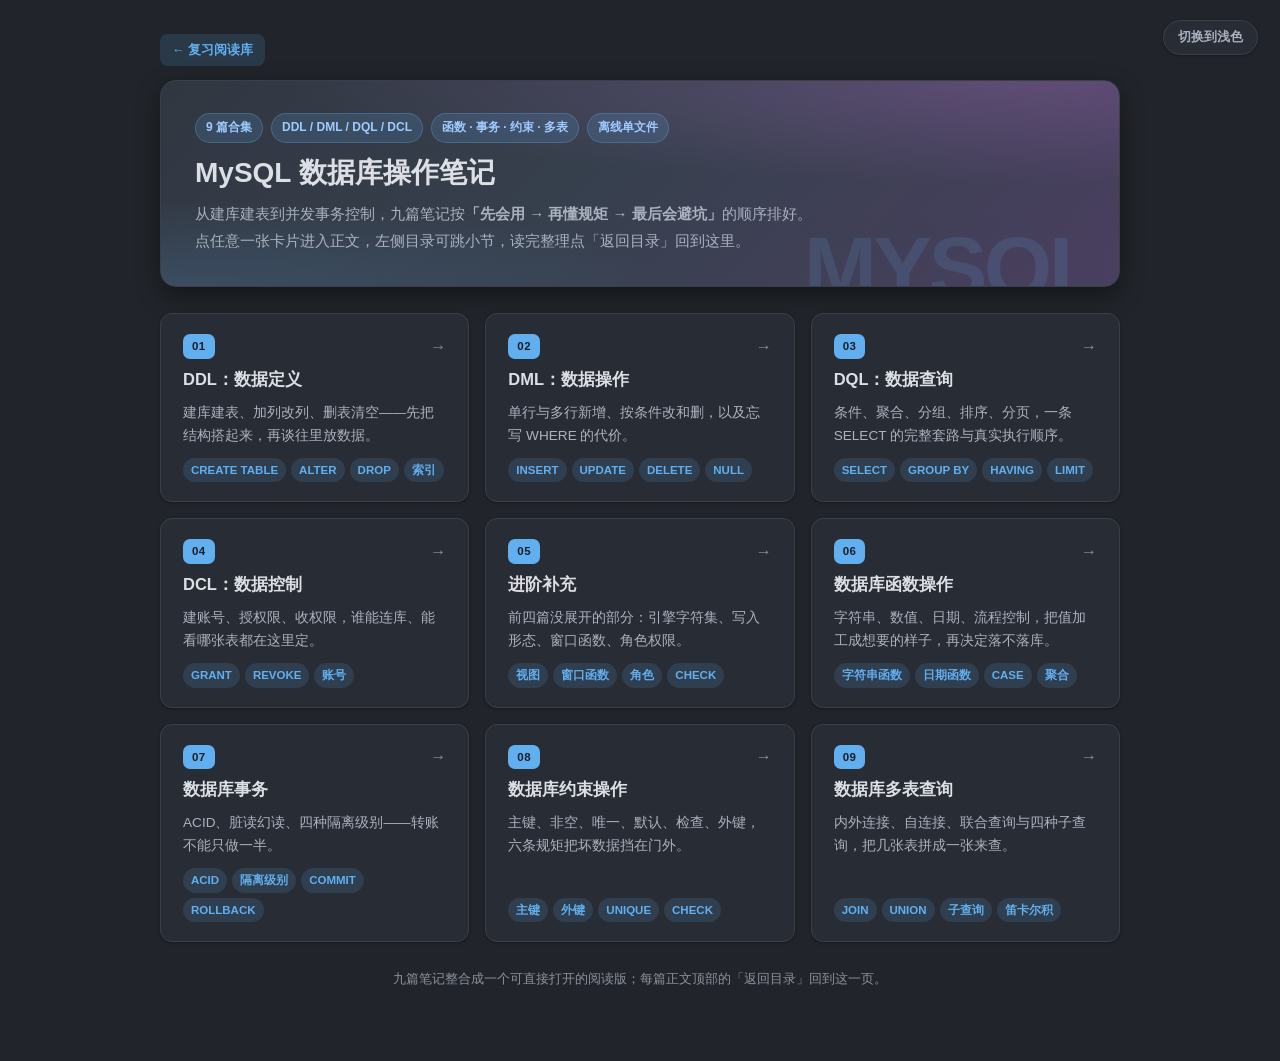
<file: notes/mysql-notes.html>
<!DOCTYPE html>
<html lang="zh-CN">
<head>
  <meta charset="UTF-8" />
  <meta name="viewport" content="width=device-width, initial-scale=1.0" />
  <meta name="robots" content="noindex, nofollow" />
  <title>MySQL 数据库操作笔记 · 九篇合集</title>
  <style>
    /* ======================== 主题与变量配置（One Dark） ======================== */
    :root {
      /* 背景层次：页面 → 卡片/侧栏 → 次级块 → 代码块 */
      --bg-page: #21252b;
      --bg-surface: #282c34;
      --bg-subtle: #2f343e;
      --bg-code: #1b1f27;
      /* 文字 */
      --text-primary: #dcdfe4;
      --text-secondary: #abb2bf;
      --text-muted: #8b919d;
      --border-color: #3b4048;
      /* One Dark 强调色 */
      --accent: #61afef;          /* 蓝：链接、导航、徽章 */
      --accent-fg: #1b1f27;       /* 强调色底上的文字 */
      --accent-soft: rgba(97, 175, 239, 0.14);
      --orange: #e5c07b;          /* 黄：注意/提示 */
      --orange-soft: rgba(229, 192, 123, 0.12);
      --green: #98c379;           /* 绿：正确/理解 */
      --green-soft: rgba(152, 195, 121, 0.12);
      --red: #e06c75;             /* 红：禁止/风险 */
      --red-soft: rgba(224, 108, 117, 0.13);
      --purple: #c678dd;          /* 紫：进阶/原理 */
      --purple-soft: rgba(198, 120, 221, 0.13);
      --code-inline: #d19a66;     /* 行内代码文字 */
      --shadow-sm: 0 1px 3px rgba(0, 0, 0, 0.35);
      --shadow-md: 0 8px 24px rgba(0, 0, 0, 0.42);
      --radius: 12px;
      --sidebar-width: 274px;
    }

    /* 备用浅色（One Light），点右上角切换 */
    [data-theme="light"] {
      --bg-page: #fafafa;
      --bg-surface: #ffffff;
      --bg-subtle: #f0f0f1;
      --bg-code: #282c34;
      --text-primary: #383a42;
      --text-secondary: #4b5263;
      --text-muted: #7f848e;
      --border-color: #e2e2e4;
      --accent: #4078f2;
      --accent-fg: #ffffff;
      --accent-soft: #eef2ff;
      --orange: #c18401;
      --orange-soft: #fdf6e3;
      --green: #50a14f;
      --green-soft: #edf7ed;
      --red: #e45649;
      --red-soft: #fdeceb;
      --purple: #a626a4;
      --purple-soft: #f8ecf8;
      --code-inline: #986801;
      --shadow-sm: 0 1px 3px rgba(15, 23, 42, 0.06);
      --shadow-md: 0 6px 20px rgba(15, 23, 42, 0.08);
    }

    * { box-sizing: border-box; margin: 0; padding: 0; }
    html { scroll-behavior: smooth; }
    [hidden] { display: none !important; }

    body {
      font-family: -apple-system, BlinkMacSystemFont, "Segoe UI", "PingFang SC", "Microsoft YaHei", "Hiragino Sans GB", sans-serif;
      background-color: var(--bg-page);
      color: var(--text-primary);
      line-height: 1.78;
      font-size: 15.5px;
      transition: background-color 0.25s, color 0.25s;
    }

    /* 顶部阅读进度条 */
    #reading-progress {
      position: fixed;
      top: 0; left: 0;
      height: 3px; width: 0%;
      background: linear-gradient(90deg, var(--accent), var(--orange));
      z-index: 1000;
      transition: width 0.1s linear;
    }

    .container { max-width: 960px; margin: 0 auto; }

    /* ======================== 首页：封面 + 卡片墙 ======================== */
    .home-main { padding: 34px 38px 70px; }

    .theme-float {
      position: fixed;
      right: 22px; top: 20px;
      z-index: 950;
      padding: 8px 14px;
      border: 1px solid var(--border-color);
      border-radius: 999px;
      background: var(--bg-surface);
      color: var(--text-secondary);
      font-size: 12.5px;
      font-weight: 600;
      cursor: pointer;
      box-shadow: var(--shadow-sm);
      transition: all 0.18s;
    }

    .theme-float:hover { color: var(--accent); border-color: var(--accent); }

    .hero {
      background: linear-gradient(135deg, #313741 0%, #37404e 48%, #4a3f60 100%);
      color: var(--text-primary);
      padding: 32px 34px;
      border-radius: 16px;
      border: 1px solid var(--border-color);
      box-shadow: var(--shadow-md);
      margin-bottom: 26px;
      position: relative;
      overflow: hidden;
    }

    .hero::before {
      content: "";
      position: absolute;
      inset: 0;
      background: radial-gradient(120% 80% at 88% 0%, rgba(198, 120, 221, 0.22), transparent 62%),
                  radial-gradient(90% 70% at 0% 100%, rgba(97, 175, 239, 0.16), transparent 60%);
      pointer-events: none;
    }

    .hero::after {
      content: attr(data-mark);
      position: absolute;
      right: 20px; bottom: -26px;
      font-size: 88px;
      font-weight: 900;
      letter-spacing: -0.04em;
      color: var(--accent);
      opacity: 0.14;
      pointer-events: none;
      line-height: 1;
    }

    .hero-tags { display: flex; flex-wrap: wrap; gap: 8px; margin-bottom: 12px; position: relative; }

    .hero-tag {
      font-size: 12px;
      font-weight: 600;
      padding: 3px 10px;
      border-radius: 999px;
      background: rgba(97, 175, 239, 0.16);
      color: #9ecbff;
      border: 1px solid rgba(97, 175, 239, 0.28);
    }

    .hero h1 { font-size: 28px; line-height: 1.3; margin-bottom: 10px; position: relative; }
    .hero p { font-size: 15px; max-width: 620px; color: var(--text-secondary); position: relative; }

    [data-theme="light"] .hero {
      background: linear-gradient(135deg, #f4f5f7 0%, #f7f4fb 48%, #eef3fb 100%);
    }
    [data-theme="light"] .hero-tag { background: rgba(64, 120, 242, 0.1); color: #4078f2; border-color: rgba(64, 120, 242, 0.22); }
    [data-theme="light"] .hero::after { color: var(--accent); opacity: 0.12; }

    .cards {
      display: grid;
      grid-template-columns: repeat(3, minmax(0, 1fr));
      gap: 16px;
    }

    .entry-card {
      position: relative;
      display: flex;
      flex-direction: column;
      gap: 9px;
      padding: 20px 22px 19px;
      background: var(--bg-surface);
      border: 1px solid var(--border-color);
      border-radius: var(--radius);
      box-shadow: var(--shadow-sm);
      text-decoration: none;
      color: inherit;
      transition: transform 0.18s ease, box-shadow 0.18s ease, border-color 0.18s ease;
    }

    .entry-card:hover {
      transform: translateY(-3px);
      box-shadow: var(--shadow-md);
      border-color: var(--accent);
    }

    .entry-card:hover .entry-go { color: var(--accent); transform: translateX(3px); }

    .entry-top { display: flex; align-items: center; justify-content: space-between; }

    .entry-num {
      font-size: 11.5px;
      font-weight: 800;
      letter-spacing: 0.04em;
      color: var(--accent-fg);
      background: var(--accent);
      padding: 2px 9px;
      border-radius: 7px;
    }

    .entry-go {
      color: var(--text-muted);
      font-size: 16px;
      line-height: 1;
      transition: color 0.18s, transform 0.18s;
    }

    .entry-card h3 { font-size: 16.5px; line-height: 1.45; color: var(--text-primary); }
    .entry-card p { font-size: 13.6px; line-height: 1.7; color: var(--text-secondary); flex: 1; }
    .entry-tags { display: flex; flex-wrap: wrap; gap: 5px; margin-top: 2px; }

    .home-footer {
      text-align: center;
      color: var(--text-muted);
      font-size: 12.8px;
      padding: 26px 0 0;
    }

    /* 返回复习阅读库 */
    .lib-back {
      display: inline-flex;
      align-items: center;
      gap: 6px;
      font-size: 12.5px;
      font-weight: 700;
      color: var(--accent);
      background: var(--accent-soft);
      padding: 5px 12px;
      border-radius: 8px;
      text-decoration: none;
      margin-bottom: 14px;
    }

    .lib-back:hover { background: var(--accent); color: var(--accent-fg); }

    /* ======================== 阅读页：侧边栏 ======================== */
    .mobile-bar {
      display: none;
      position: sticky;
      top: 0; z-index: 800;
      background: var(--bg-surface);
      border-bottom: 1px solid var(--border-color);
      padding: 10px 14px;
      align-items: center;
      justify-content: space-between;
      gap: 10px;
    }

    .mobile-bar strong {
      font-size: 13.5px;
      white-space: nowrap;
      overflow: hidden;
      text-overflow: ellipsis;
      min-width: 0;
    }

    .menu-toggle {
      padding: 6px 12px;
      border: 1px solid var(--border-color);
      border-radius: 8px;
      background: var(--bg-subtle);
      color: var(--text-primary);
      cursor: pointer;
      font-size: 12.5px;
      font-weight: 600;
      white-space: nowrap;
    }

    .layout { display: flex; min-height: 100vh; }

    .sidebar {
      position: fixed;
      top: 0; left: 0;
      width: var(--sidebar-width);
      height: 100vh;
      background: var(--bg-surface);
      border-right: 1px solid var(--border-color);
      padding: 20px 15px;
      overflow-y: auto;
      display: flex;
      flex-direction: column;
      gap: 14px;
      z-index: 900;
      transition: transform 0.25s ease, background-color 0.25s;
    }

    .brand { padding-bottom: 12px; border-bottom: 1px solid var(--border-color); }

    .back-btn {
      display: inline-flex;
      align-items: center;
      gap: 5px;
      font-size: 12.3px;
      font-weight: 700;
      color: var(--accent);
      background: var(--accent-soft);
      padding: 4px 10px;
      border-radius: 8px;
      text-decoration: none;
      margin-bottom: 10px;
    }

    .back-btn:hover { background: var(--accent); color: var(--accent-fg); }

    .brand-badge {
      display: inline-flex;
      align-items: center;
      font-size: 11.5px;
      font-weight: 700;
      color: var(--accent);
      background: var(--accent-soft);
      padding: 2px 9px;
      border-radius: 999px;
      margin-bottom: 6px;
    }

    .brand h1 { font-size: 16.5px; line-height: 1.4; color: var(--text-primary); }
    .brand p { font-size: 12.2px; color: var(--text-muted); margin-top: 3px; }

    .nav-list { list-style: none; display: flex; flex-direction: column; gap: 3px; }

    .nav-list a {
      display: flex;
      align-items: flex-start;
      gap: 8px;
      padding: 6.5px 10px;
      border-radius: 8px;
      text-decoration: none;
      color: var(--text-secondary);
      font-size: 13.2px;
      font-weight: 500;
      transition: all 0.15s ease;
    }

    .nav-list a:hover { background: var(--bg-subtle); color: var(--accent); }
    .nav-list a.active { background: var(--accent-soft); color: var(--accent); font-weight: 700; }

    .nav-num {
      font-size: 11px;
      font-weight: 700;
      width: 20px; height: 20px;
      margin-top: 2px;
      border-radius: 6px;
      background: var(--bg-subtle);
      color: var(--text-muted);
      display: inline-flex;
      align-items: center;
      justify-content: center;
      flex-shrink: 0;
    }

    .nav-list a.active .nav-num { background: var(--accent); color: var(--accent-fg); }

    .sidebar-footer {
      margin-top: auto;
      padding-top: 12px;
      border-top: 1px solid var(--border-color);
      display: flex;
      flex-direction: column;
      gap: 9px;
    }

    .theme-btn {
      width: 100%;
      padding: 8px 12px;
      border: 1px solid var(--border-color);
      border-radius: 8px;
      background: var(--bg-surface);
      color: var(--text-primary);
      cursor: pointer;
      font-size: 13px;
      font-weight: 600;
      transition: all 0.2s;
    }

    .theme-btn:hover { border-color: var(--accent); color: var(--accent); }

    /* ======================== 阅读页：主内容 ======================== */
    .main {
      margin-left: var(--sidebar-width);
      flex: 1;
      padding: 30px 38px 80px;
      max-width: calc(100% - var(--sidebar-width));
    }

    section.chapter {
      background: var(--bg-surface);
      border: 1px solid var(--border-color);
      border-radius: var(--radius);
      padding: 24px 28px;
      margin-bottom: 22px;
      box-shadow: var(--shadow-sm);
      scroll-margin-top: 20px;
    }

    .chapter-header {
      display: flex;
      align-items: center;
      gap: 12px;
      margin-bottom: 14px;
      padding-bottom: 12px;
      border-bottom: 2px solid var(--bg-subtle);
      flex-wrap: wrap;
    }

    .chapter-badge {
      background: var(--accent);
      color: var(--accent-fg);
      font-size: 13px;
      font-weight: 800;
      padding: 4px 10px;
      border-radius: 8px;
      flex-shrink: 0;
    }

    .chapter h2 { font-size: 21px; line-height: 1.4; color: var(--text-primary); }

    .chapter h3 {
      font-size: 16.5px;
      color: var(--text-primary);
      margin: 22px 0 10px;
      display: flex;
      align-items: center;
      gap: 8px;
      flex-wrap: wrap;
    }

    .chapter h3::before {
      content: "";
      display: inline-block;
      width: 4px; height: 16px;
      border-radius: 2px;
      background: var(--orange);
      flex-shrink: 0;
    }

    .chapter h4 { font-size: 15px; color: var(--text-primary); margin: 18px 0 8px; }

    .chapter p { margin-bottom: 12px; color: var(--text-secondary); }
    .chapter ul, .chapter ol { padding-left: 22px; margin-bottom: 14px; color: var(--text-secondary); }
    .chapter li { margin-bottom: 6px; }
    .chapter strong { color: var(--text-primary); }
    .chapter a { color: var(--accent); text-decoration: none; border-bottom: 1px solid var(--accent-soft); }
    .chapter a:hover { border-bottom-color: var(--accent); }

    code {
      font-family: "Cascadia Code", "JetBrains Mono", Consolas, monospace;
      font-size: 0.9em;
      background: var(--bg-subtle);
      color: var(--code-inline);
      padding: 2px 6px;
      border-radius: 5px;
    }

    /* 提示框 */
    .callout {
      padding: 13px 17px;
      border-radius: 10px;
      margin: 14px 0;
      border-left: 4px solid var(--accent);
      background: var(--accent-soft);
      font-size: 14.3px;
      color: var(--text-secondary);
    }

    .callout.warn { border-left-color: var(--orange); background: var(--orange-soft); }
    .callout.good { border-left-color: var(--green); background: var(--green-soft); }
    .callout.danger { border-left-color: var(--red); background: var(--red-soft); }
    .callout.deep { border-left-color: var(--purple); background: var(--purple-soft); }

    .callout-title {
      font-weight: 700;
      color: var(--text-primary);
      display: block;
      margin-bottom: 3px;
      font-size: 13.8px;
    }

    /* 补充说明（原笔记里的“什么时候用”等短句） */
    .hint {
      font-size: 14.2px;
      color: var(--text-secondary);
      margin: 0 0 12px;
      padding: 9px 13px;
      background: var(--bg-subtle);
      border-radius: 8px;
    }

    .hint-label {
      display: inline-block;
      font-size: 11.5px;
      font-weight: 700;
      color: var(--accent);
      background: var(--accent-soft);
      padding: 1px 8px;
      border-radius: 999px;
      margin-right: 7px;
      vertical-align: 1px;
    }

    /* 胶囊标签 */
    .pill {
      display: inline-block;
      font-size: 11.5px;
      font-weight: 700;
      padding: 2px 8px;
      border-radius: 999px;
      white-space: nowrap;
    }

    .pill.blue { background: var(--accent-soft); color: var(--accent); }
    .pill.green { background: var(--green-soft); color: var(--green); }
    .pill.red { background: var(--red-soft); color: var(--red); }
    .pill.orange { background: var(--orange-soft); color: var(--orange); }
    .pill.purple { background: var(--purple-soft); color: var(--purple); }

    /* 表格 */
    .table-wrap {
      overflow-x: auto;
      margin: 14px 0;
      border-radius: 10px;
      border: 1px solid var(--border-color);
    }

    table { width: 100%; border-collapse: collapse; font-size: 14px; text-align: left; }

    th {
      background: var(--bg-subtle);
      color: var(--text-primary);
      font-weight: 700;
      padding: 10px 13px;
      border-bottom: 1px solid var(--border-color);
      white-space: nowrap;
    }

    td {
      padding: 10px 13px;
      border-bottom: 1px solid var(--border-color);
      color: var(--text-secondary);
      vertical-align: top;
    }

    tr:last-child td { border-bottom: none; }

    /* 代码块（One Dark 编辑器配色，两种主题下保持一致） */
    .code-block {
      position: relative;
      background: var(--bg-code);
      color: #abb2bf;
      border-radius: 10px;
      margin: 12px 0 16px;
      overflow: hidden;
      border: 1px solid #3b4048;
    }

    .code-head {
      display: flex;
      justify-content: space-between;
      align-items: center;
      padding: 6px 14px;
      background: #21252b;
      border-bottom: 1px solid #3b4048;
      font-size: 11.5px;
      letter-spacing: 0.06em;
      text-transform: uppercase;
      color: #7f848e;
    }

    .copy-btn {
      background: #323842;
      border: none;
      color: #abb2bf;
      padding: 3px 10px;
      border-radius: 5px;
      cursor: pointer;
      font-size: 12px;
      letter-spacing: 0;
      text-transform: none;
      transition: background 0.15s;
    }

    .copy-btn:hover { background: var(--accent); color: #1b1f27; }
    .copy-btn.done { background: var(--green); color: #1b1f27; }

    pre {
      padding: 14px 16px;
      overflow-x: auto;
      font-family: "Cascadia Code", "JetBrains Mono", Consolas, monospace;
      font-size: 13.5px;
      line-height: 1.65;
    }

    pre code { background: transparent; color: inherit; padding: 0; font-size: inherit; }

    /* One Dark 语法色板 */
    .kw  { color: #c678dd; font-weight: 600; }   /* 关键字：紫 */
    .fn  { color: #61afef; }                     /* 函数名：蓝 */
    .str { color: #98c379; }                     /* 字符串：绿 */
    .num { color: #d19a66; }                     /* 数字：橙 */
    .cmt { color: #5c6370; font-style: italic; } /* 注释：灰 */

    .doc-footer {
      text-align: center;
      color: var(--text-muted);
      font-size: 12.8px;
      padding: 6px 0 20px;
    }

    /* ======================== 响应式 & 打印 ======================== */
    @media (max-width: 1100px) {
      .cards { grid-template-columns: repeat(2, minmax(0, 1fr)); }
    }

    @media (max-width: 960px) {
      .mobile-bar { display: flex; }
      .sidebar { transform: translateX(-100%); }
      .sidebar.open { transform: translateX(0); box-shadow: 0 0 40px rgba(0, 0, 0, 0.35); }
      .main { margin-left: 0; max-width: 100%; padding: 18px 14px 60px; }
      .home-main { padding: 20px 14px 50px; }
      .theme-float { display: none; }
      section.chapter { padding: 18px 16px; scroll-margin-top: 56px; }
      .chapter h2 { font-size: 19px; }
      .hero { padding: 24px 20px; }
      .hero h1 { font-size: 23px; }
      .hero::after { font-size: 64px; right: 14px; }
    }

    @media (max-width: 700px) {
      .cards { grid-template-columns: minmax(0, 1fr); }
    }

    @media print {
      .sidebar, .mobile-bar, #reading-progress, .copy-btn, .code-head, .theme-float { display: none !important; }
      .main, .home-main { margin-left: 0; max-width: 100%; padding: 0; }
      section.chapter { break-inside: avoid; box-shadow: none; }
      .entry-card { break-inside: avoid; }

      /* 打印时切成浅底，省墨且保证对照度 */
      :root {
        --bg-page: #ffffff; --bg-surface: #ffffff; --bg-subtle: #f4f4f5; --bg-code: #ffffff;
        --text-primary: #1a1a1a; --text-secondary: #333333; --text-muted: #666666;
        --border-color: #dddddd; --accent: #0b5f7a; --accent-fg: #ffffff;
        --accent-soft: #eef6f9; --code-inline: #8a4b00;
      }
      body { background: #fff; }
      .hero { background: #fff !important; border: 1px solid #ddd; color: #1a1a1a; }
      .hero::before, .hero::after { display: none; }
      .hero-tag { background: #f0f0f0; color: #333; border-color: #ddd; }
      .code-block { background: #fff; border-color: #ddd; color: #1a1a1a; }
      .kw { color: #8b3a9e; } .fn { color: #1c5fb8; }
      .str { color: #2f7a2f; } .num { color: #9a5a00; } .cmt { color: #777; }
    }
  </style>
</head>
<body>
  <!-- 阅读进度条 -->
  <div id="reading-progress"></div>

  <!-- ==================== 首页：卡片墙 ==================== -->
  <section id="view-home">
    <button class="theme-float" data-theme-toggle type="button">切换到深色</button>
    <main class="home-main">
      <div class="container">
        <a class="lib-back" href="../index.html">← 复习阅读库</a>
        <header class="hero" data-mark="MYSQL">
          <div class="hero-tags">
            <span class="hero-tag">9 篇合集</span>
            <span class="hero-tag">DDL / DML / DQL / DCL</span>
            <span class="hero-tag">函数 · 事务 · 约束 · 多表</span>
            <span class="hero-tag">离线单文件</span>
          </div>
          <h1>MySQL 数据库操作笔记</h1>
          <p>
            从建库建表到并发事务控制，九篇笔记按<strong>「先会用 → 再懂规矩 → 最后会避坑」</strong>的顺序排好。
            点任意一张卡片进入正文，左侧目录可跳小节，读完整理点「返回目录」回到这里。
          </p>
        </header>

        <div class="cards" id="card-grid"></div>

        <footer class="home-footer">
          九篇笔记整合成一个可直接打开的阅读版；每篇正文顶部的「返回目录」回到这一页。
        </footer>
      </div>
    </main>
  </section>

  <!-- ==================== 阅读页 ==================== -->
  <section id="view-reader" hidden>
    <div class="mobile-bar">
      <a class="back-btn" href="#/" style="margin-bottom:0;">← 返回目录</a>
      <strong id="mobile-title"></strong>
      <button class="menu-toggle" type="button" onclick="toggleSidebar()">本篇目录</button>
    </div>

    <div class="layout">
      <aside class="sidebar" id="sidebar">
        <div class="brand">
          <a class="back-btn" href="#/">← 返回目录</a>
          <span class="brand-badge" id="brand-num">01</span>
          <h1 id="brand-title"></h1>
          <p id="brand-sub"></p>
        </div>

        <ul class="nav-list" id="nav-list"></ul>

        <div class="sidebar-footer">
          <a class="lib-back" href="../index.html" style="justify-content:center;margin-bottom:0;">← 复习阅读库</a>
          <button class="theme-btn" data-theme-toggle type="button">切换到深色</button>
        </div>
      </aside>

      <main class="main">
        <div class="container" id="doc-body"></div>
      </main>
    </div>
  </section>

  <script type="text/plain" data-doc="01">
# 01 · DDL：数据定义

DDL（数据定义语言）管数据库的**结构**：建库、建表、加列、删表。它只搭骨架，不往表里放数据。

后面四份笔记共用一套示例：`students`（学生）、`courses`（课程）、`scores`（选课成绩）。

> SQL 关键字不区分大小写，`CREATE` 和 `create` 是同一件事；本文两种写法都会出现，自己写时同一份脚本里统一一种就好。

---

## 一、建库、切库

```sql
CREATE DATABASE IF NOT EXISTS school DEFAULT CHARACTER SET utf8mb4;
USE school;
```

执行结果：多出一个 `school` 库并切换进去，后面的建表都建在这里。

---

## 二、建表

```sql
CREATE TABLE students (
  student_id INT UNSIGNED AUTO_INCREMENT PRIMARY KEY,
  name       VARCHAR(20)  NOT NULL,
  gender     ENUM('男','女') NOT NULL DEFAULT '男',
  class_name VARCHAR(30)  NOT NULL,
  email      VARCHAR(100) UNIQUE
);

CREATE TABLE courses (
  course_id INT UNSIGNED AUTO_INCREMENT PRIMARY KEY,
  title     VARCHAR(50) NOT NULL UNIQUE,
  credit    DECIMAL(3,1) NOT NULL DEFAULT 2.0,
  teacher   VARCHAR(20) NOT NULL
);

CREATE TABLE scores (
  score_id   BIGINT UNSIGNED AUTO_INCREMENT PRIMARY KEY,
  student_id INT UNSIGNED NOT NULL,
  course_id  INT UNSIGNED NOT NULL,
  score      DECIMAL(4,1),
  exam_date  DATE NOT NULL,
  UNIQUE KEY uk_stu_course (student_id, course_id),
  FOREIGN KEY (student_id) REFERENCES students (student_id)
);
```

执行结果：库里多出三张空表。`scores` 只能录入学号真实存在的学生，且同一学生的同一门课只能有一条记录。

---

## 三、查看表结构

```sql
show tables;      -- 列出库里所有的表
desc students;    -- 列出 students 的列名、类型、能否为空、主键
```

执行结果：第二条会显示 `student_id / name / gender / class_name / email` 五行，`Key` 列标出主键。

---

## 四、改表：加列、改列、删列

```sql
ALTER TABLE students ADD COLUMN phone VARCHAR(20);

ALTER TABLE students MODIFY COLUMN phone VARCHAR(30);

ALTER TABLE students CHANGE COLUMN phone mobile VARCHAR(30);

ALTER TABLE students DROP COLUMN mobile;
```

执行结果：依次新增 `phone` 列、改成 30 长度、改名为 `mobile`、再删掉这一列。

`MODIFY` 只能改属性，`CHANGE` 可以改名——但新名字和新定义要一起写全。

---

## 五、加索引

```sql
CREATE INDEX idx_class ON students (class_name);

CREATE INDEX idx_exam ON scores (exam_date);
```

执行结果：按班级查学生、按考试日期查成绩时会走索引，不用扫全表。

---

## 六、清空表、删表

```sql
TRUNCATE TABLE scores;   -- 清空所有行，表还在

DROP TABLE scores;       -- 连表结构一起删
DROP TABLE students;
```

执行结果：第一条把成绩清空、自增从 1 重新开始；后两条把表彻底删除。

删有外键关系的表要先删子表：先 `scores`，再 `students`。

| | `DELETE` | `TRUNCATE` | `DROP` |
| --- | --- | --- | --- |
| 删什么 | 符合条件的行 | 所有行，表保留 | 整张表 |
| 能带 `WHERE` | 能 | 不能 | 不能 |
| 能回滚 | 事务里能 | 不能 | 不能 |

---

## 七、坑点

- **`DROP` / `TRUNCATE` 删了就没了**，MySQL 没有回收站，`ROLLBACK` 也救不回来。执行前先备份：`mysqldump -u root -p school > school_backup.sql`。
- **忘了 `USE school;`**，表会建在你上一个所在的库里，之后在当前库 `SHOW TABLES` 怎么都找不到。
- **`CHANGE` 是整体替换**：漏写 `NOT NULL`、`DEFAULT` 这些属性，它们会被悄悄丢掉，不是"只改个名字"。
- **缩短 `VARCHAR` 会丢数据**：`VARCHAR(50)` 改成 `VARCHAR(10)`，严格模式下报 `ERROR 1406: Data too long`，非严格模式下直接截断。
- **`utf8` 存不了 emoji**：它实际是 3 字节的 `utf8mb3`，库和表统一用 `utf8mb4`。
- **`UNIQUE` 拦不住多个 `NULL`**：唯一索引允许多行该列为空，要非空必须写 `NOT NULL`。
- **外键建不上只报 `errno 150`**：两边字段类型、`UNSIGNED`、字符集必须完全一致，父表被引用列必须有索引。
- **大表 `ALTER TABLE` 会锁表**：改列类型通常要重建整张表，数据量大时别在业务高峰执行。
</script>
<script type="text/plain" data-doc="02">
# 02 · DML：数据操作

DML（数据操作语言）管表里的**数据**：`INSERT` 增、`UPDATE` 改、`DELETE` 删。它不改表结构。

示例沿用 [01-DDL-数据定义.md](01-DDL-数据定义.md) 建好的三张表：`students`、`courses`、`scores`。

> SQL 关键字不区分大小写，`INSERT` 和 `insert` 完全等价；本文两种写法都会出现，同一份代码里统一一种即可。

---

## 一、新增：`INSERT`

**骨架**

```sql
INSERT INTO 表名 (列1, 列2, ...) VALUES (值1, 值2, ...);
```

**单行**

```sql
insert into students (name, gender, class_name, email)
values ('张三', '男', '高一(1)班', 'zhangsan@example.com');
```

执行结果：表里多一行，`student_id` 自动填 1，没写的 `gender` 自动取默认值 `'男'`。

**多行**（推荐，一次插入比循环单插快很多）

```sql
INSERT INTO students (name, gender, class_name, email) VALUES
('李四', '女', '高一(1)班', 'lisi@example.com'),
('王五', '男', '高一(2)班', 'wangwu@example.com'),
('赵六', '女', '高一(2)班', NULL);
```

执行结果：又插入 3 行，学号依次是 2、3、4。

```sql
INSERT INTO courses (title, credit, teacher) VALUES
('数学', 4.0, '陈老师'),
('语文', 3.0, '林老师'),
('英语', 3.0, '黄老师'),
('物理', 2.0, '吴老师');

INSERT INTO scores (student_id, course_id, score, exam_date) VALUES
(1, 1, 92.5, '2026-06-20'),
(1, 2, 85.0, '2026-06-22'),
(1, 3, 78.5, '2026-06-24'),
(2, 1, 88.0, '2026-06-20'),
(2, 2, 95.0, '2026-06-22'),
(2, 4, NULL, '2026-06-26'),
(3, 1, 59.5, '2026-06-20'),
(3, 3, 66.0, '2026-06-24'),
(4, 2, 71.0, '2026-06-22'),
(4, 4, 83.5, '2026-06-26');
```

执行结果：4 门课、10 条成绩（第 6 条是李四的物理，还没出分，所以是 `NULL`）。后面的查询示例都基于这份数据。

---

## 二、修改：`UPDATE`

**骨架**

```sql
UPDATE 表名 SET 列1 = 新值, 列2 = 新值 WHERE 条件;
```

```sql
UPDATE students
SET email = 'wangwu_new@example.com'
WHERE student_id = 3;
```

执行结果：只有学号 3 的王五被改，返回 `Query OK, 1 row affected`；其他行不变。

---

## 三、删除：`DELETE`

**骨架**

```sql
DELETE FROM 表名 WHERE 条件;
```

```sql
-- 先插一条测试记录
INSERT INTO scores (student_id, course_id, score, exam_date)
VALUES (1, 4, 60.0, '2026-06-26');

-- 再按条件删掉它
DELETE FROM scores WHERE student_id = 1 AND course_id = 4;
```

执行结果：插入后变成 11 条，删除后回到 10 条，其他成绩一条没动。

整表清空用 `TRUNCATE`、连表一起删用 `DROP`，三者的区别见 01 末尾那张简表。

---

## 四、坑点

- **`UPDATE` / `DELETE` 忘写 `WHERE`**：改的就是整张表、删的就是所有行，而且没有任何确认提示。习惯是先用同样的 `WHERE` 跑一次 `SELECT`，确认行数再改。
- **`AND` 和 `OR` 混用不加括号**：`AND` 先算，`WHERE a = 'x' OR b = 'y' AND c > 0` 和你想的不是一回事，只要同时出现就加括号。
- **字符串不加引号**：`WHERE name = 张三` 会报 `Unknown column`，文字必须用单引号；`NULL` 反过来不能加引号，`'NULL'` 是四个字符的字符串。
- **`WHERE score = NULL` 永远查不到**：NULL 表示"未知"，和任何值比较都不成立，要用 `IS NULL`。
- **`UPDATE` 里改完值又拿它做条件**：`SET score = score + 5 WHERE score < 60` 是按旧值判断的，一行只加一次，不会反复累加。
- **一次插入太多行报错**：单条语句超过 `max_allowed_packet`（默认 64MB）会失败，按每批几百行拆分。
- **一次改/删上百万行会锁很久**：其他会话全被阻塞，用 `LIMIT` 分批处理，每批几千行。
- **外键报错要看数字**：插入不存在的学号是 `ERROR 1452`，删还被成绩引用的学生是 `ERROR 1451`。
- **自增 ID 不连续是正常的**：回滚、删除都会消耗编号，别拿它当业务单号；刚插入的 ID 用 `SELECT LAST_INSERT_ID()` 取。
</script>
<script type="text/plain" data-doc="03">
# 03 · DQL：数据查询

DQL（数据查询语言）只有 `SELECT`：按条件把数据取出来，只读，不改动任何内容。

示例数据沿用 [02-DML-数据操作.md](02-DML-数据操作.md)：4 个学生、4 门课、10 条成绩（其中李四的物理成绩为 `NULL`）。

> SQL 关键字不区分大小写，`SELECT` 和 `select` 完全相同；本文统一用大写，自己写时同一份代码里统一一种即可。

---

## 一、基本查询

**操作语句**

```sql
SELECT [DISTINCT] 列名1, 列名2, ...
FROM 表名;
```

- `*` 表示取所有列，正式代码里尽量别用：表以后加一列，结果就多一列，按列位置取值的代码会错位。
- `DISTINCT` 对整行结果去重，写在所有列名之前。

**例子**

例 1：查询学生表的全部数据。

```sql
SELECT * FROM students;
```

执行结果：4 行 5 列。

例 2：只取姓名和班级两列。

```sql
SELECT name, class_name FROM students;
```

执行结果：4 行 2 列。

例 3：查看一共有哪些班级。

```sql
SELECT DISTINCT class_name FROM students;
```

执行结果：2 行，`高一(1)班`、`高一(2)班`。

---

## 二、条件查询

**操作语句**

```sql
SELECT 列名, ...
FROM 表名
WHERE 条件 [AND | OR 条件] ...;
```

常用运算符：

| 类别 | 写法 | 说明 |
| --- | --- | --- |
| 比较 | `=` `<>` `>` `<` `>=` `<=` | `<>` 即不等于 |
| 逻辑 | `AND` `OR` `NOT` | 与、或、非，`AND` 优先级高于 `OR` |
| 区间 | `BETWEEN 80 AND 90` | 含两端 |
| 集合 | `IN ('数学','语文')` | 等于其中任意一个 |
| 模糊 | `LIKE '张%'` | `%` 任意长度，`_` 一个字符 |
| 空值 | `IS NULL` / `IS NOT NULL` | 判断空值只能用 `IS`，不能用 `=` |

**例子**

例 1：查高一(1)班的学生。

```sql
SELECT name, class_name FROM students
WHERE class_name = '高一(1)班';
```

执行结果：2 行（张三、李四）。

例 2：查 1、2 号课程中 90 分及以上的成绩。

```sql
SELECT student_id, course_id, score FROM scores
WHERE course_id IN (1, 2) AND score >= 90;
```

执行结果：课程 1、2 里分数达到 90 的记录。

例 3：查姓张的学生，以及还没出成绩的记录。

```sql
SELECT name FROM students WHERE name LIKE '张%';

SELECT * FROM scores WHERE score IS NULL;
```

执行结果：第一条 1 行（张三）；第二条 1 行（李四的物理成绩为空）。

---

## 三、聚合函数

**操作语句**

```sql
SELECT 聚合函数(列名) [AS 别名], ...
FROM 表名
[WHERE 条件];
```

常用聚合函数：`COUNT()` 计数、`SUM()` 求和、`AVG()` 平均、`MAX()` 最大、`MIN()` 最小。

- `COUNT(*)` 统计行数；`COUNT(列名)` 会跳过该列的 `NULL`，统计行数一律用 `COUNT(*)`。
- 聚合函数会把多行压成一行，所以不能和普通列随便混着查（除非配合分组）。

**例子**

例 1：统计成绩条数和平均分。

```sql
SELECT COUNT(*) AS 记录数, ROUND(AVG(score), 2) AS 平均分
FROM scores;
```

执行结果：`10` 条记录，平均分 `79.89`。

例 2：查看最高分、最低分和总分。

```sql
SELECT MAX(score) AS 最高分, MIN(score) AS 最低分, SUM(score) AS 总分
FROM scores;
```

执行结果：一行三个汇总值，最高分为 `95.0`。

例 3：对比 `COUNT(*)` 与 `COUNT(列名)` 的差别。

```sql
SELECT COUNT(*) AS 总行数, COUNT(score) AS 有成绩行数
FROM scores;
```

执行结果：`10` 和 `9`，差的那一行就是李四的空成绩。

---

## 四、分组查询

**操作语句**

```sql
SELECT 分组列, 聚合函数(列名) AS 别名
FROM 表名
[WHERE 条件]
GROUP BY 分组列
[HAVING 分组后的条件];
```

- 分组列有几个，就按几个列组合分组；`SELECT` 里没被聚合的列必须出现在 `GROUP BY` 里，否则 MySQL 8 报 `ERROR 1055`。
- `WHERE` 筛的是分组前的行，`HAVING` 筛的是分组后的结果，所以 `AVG()` 这类聚合条件只能写在 `HAVING` 里。

**例子**

例 1：统计每个学生选了几门课、平均分多少。

```sql
SELECT student_id, COUNT(*) AS 选课数, ROUND(AVG(score), 2) AS 平均分
FROM scores
GROUP BY student_id;
```

执行结果：4 行 —— 学号 1 选 3 门均分 85.33、学号 2 选 3 门均分 91.50、学号 3 选 2 门 62.75、学号 4 选 2 门 77.25。

例 2：统计每门课的平均分，只要平均分不低于 80 的课。

```sql
SELECT course_id, ROUND(AVG(score), 2) AS 平均分
FROM scores
GROUP BY course_id
HAVING AVG(score) >= 80;
```

执行结果：只剩课程 1（80.00）和课程 2（83.67）。

例 3：先筛出及格成绩，再按课程统计。

```sql
SELECT course_id, COUNT(*) AS 及格人数, ROUND(AVG(score), 2) AS 平均分
FROM scores
WHERE score >= 60
GROUP BY course_id;
```

执行结果：每门课一行，只统计 60 分及以上的记录。

---

## 五、排序查询

**操作语句**

```sql
SELECT 列名, ...
FROM 表名
ORDER BY 列1 [ASC | DESC] [, 列2 [ASC | DESC]] ...;
```

- `ASC` 升序（默认，可省略），`DESC` 降序。
- 多列排序时，前一列相同才比较后一列。
- MySQL 中 `NULL` 升序排最前、降序排最后。
- `ORDER BY` 可以用 `SELECT` 里的别名，`WHERE` 不行。

**例子**

例 1：成绩从高到低排。

```sql
SELECT student_id, course_id, score FROM scores
ORDER BY score DESC;
```

执行结果：李四的 95.0 在最前，空成绩排在最后。

例 2：先按课程升序，同一门课内再按分数降序。

```sql
SELECT course_id, student_id, score FROM scores
ORDER BY course_id ASC, score DESC;
```

执行结果：课程 1 的记录排在前面，课程 2 随后，依此类推；同课程内分数高的在前。

例 3：按聚合结果的别名排序。

```sql
SELECT student_id, ROUND(AVG(score), 2) AS 平均分
FROM scores
GROUP BY student_id
ORDER BY 平均分 DESC;
```

执行结果：学号 2（91.50）、学号 1（85.33）、学号 4（77.25）、学号 3（62.75）。

---

## 六、分页查询

**操作语句**

```sql
SELECT 列名, ...
FROM 表名
ORDER BY 列名
LIMIT 每页条数 OFFSET 偏移量;

-- 等价写法：LIMIT 偏移量, 每页条数
```

- 偏移量 =（页码 − 1）× 每页条数。
- `LIMIT` 要配合 `ORDER BY`，否则每次返回的顺序不固定，翻页会出现重复或遗漏。
- 深分页很慢：`LIMIT 100000, 20` 要先数过 10 万行，可以改成按主键续查。

**例子**

例 1：取分数最高的前 3 条。

```sql
SELECT st.name, sc.score
FROM scores sc
JOIN students st ON st.student_id = sc.student_id
ORDER BY sc.score DESC
LIMIT 3;
```

执行结果：李四 95.0、张三 92.5、李四 88.0。

例 2：每页 3 条，取第 2 页。

```sql
SELECT student_id, course_id, score FROM scores
ORDER BY student_id, course_id
LIMIT 3 OFFSET 3;

-- 等价写法
-- LIMIT 3, 3
```

执行结果：跳过前 3 条，返回第 4～6 条。

例 3：大表翻页时按主键续查，避免数前 10 万行。

```sql
SELECT * FROM scores
WHERE student_id > 100
ORDER BY student_id
LIMIT 20;
```

执行结果：从 `student_id` 大于 100 的位置往后取 20 行，速度与页码无关。

---

## 七、编写顺序与执行顺序

**编写顺序**（你敲 SQL 时从上到下的顺序）

```sql
SELECT      -- 1. 要哪些列
FROM        -- 2. 从哪张表
JOIN        -- 3. 关联哪些表
WHERE       -- 4. 筛掉哪些行
GROUP BY    -- 5. 按什么分组
HAVING      -- 6. 筛掉哪些组
ORDER BY    -- 7. 怎么排序
LIMIT;      -- 8. 取多少条
```

**执行顺序**（数据库实际的处理顺序）

| 顺序 | 阶段 | 作用 |
| --- | --- | --- |
| 1 | `FROM` / `JOIN` | 确定数据来源，把表连起来 |
| 2 | `WHERE` | 逐行过滤，丢掉不满足条件的行 |
| 3 | `GROUP BY` | 把剩下的行按列分组 |
| 4 | `HAVING` | 过滤分组后的结果 |
| 5 | `SELECT` | 计算要输出的列、表达式和别名 |
| 6 | `DISTINCT` | 对结果去重 |
| 7 | `ORDER BY` | 排序 |
| 8 | `LIMIT` | 截取指定条数 |

对照记法：

```text
编写：SELECT → FROM → JOIN → WHERE → GROUP BY → HAVING → ORDER BY → LIMIT
执行：FROM/JOIN → WHERE → GROUP BY → HAVING → SELECT → DISTINCT → ORDER BY → LIMIT
```

**为什么要知道执行顺序**

- `WHERE` 在 `SELECT` 之前执行，所以 `WHERE` 里用不了 `SELECT` 起的别名，也用不了聚合函数；`ORDER BY` 在 `SELECT` 之后，所以能用别名。
- `HAVING` 在分组之后执行，所以 `AVG()`、`COUNT()` 这类聚合条件只能写在 `HAVING` 里，写在 `WHERE` 会报错。
- `LIMIT` 最后执行，所以它拿到的是排序后的结果，不写 `ORDER BY` 时取到哪几条并不固定。

---

## 附一、多表连接与子查询

**多表连接**

```sql
SELECT st.name, c.title, sc.score
FROM scores sc
JOIN students st ON st.student_id = sc.student_id
JOIN courses  c  ON c.course_id   = sc.course_id
ORDER BY st.student_id, c.course_id;
```

执行结果：10 行，每行是"谁、哪门课、多少分"，比如 `张三 | 数学 | 92.5`。

`JOIN` 只保留两边都能对上的行；`LEFT JOIN` 会保留左表的全部行，右表没匹配到的列填 `NULL`。

**子查询**

```sql
SELECT name FROM students
WHERE student_id IN (
  SELECT student_id FROM scores WHERE score >= 90
);
```

执行结果：张三、李四两行（他们的成绩里有 90 分以上的）。

---

## 附二、常见坑点

- **`COUNT(字段)` 会跳过 `NULL`**：本例 `COUNT(*)` 是 10，`COUNT(score)` 是 9。统计行数一律用 `COUNT(*)`。
- **`= NULL` 永远不成立**：`WHERE score = NULL` 返回 0 行，要用 `IS NULL`；`score <> 90` 也会漏掉成绩为空的行。
- **`NOT IN` 的列表里有 `NULL`**：`NOT IN (1, 2, NULL)` 恒不成立，一行都查不出来，改用 `NOT EXISTS`。
- **`LEFT JOIN` 的条件写错位置**：右表的过滤条件写在 `WHERE` 里，会把外连接退化成内连接，`NULL` 行全被筛掉；要保留左表就写到 `ON` 里。
- **`WHERE` 里用不了 `SELECT` 的别名**：`WHERE` 先于 `SELECT` 执行，别名还不存在；`ORDER BY` 可以用。
- **`GROUP BY` 漏列**：`SELECT` 里没有聚合的列必须出现在 `GROUP BY` 里，否则 MySQL 8 报 `ERROR 1055`。
- **`LIKE '%张%'` 很慢**：前导 `%` 用不上索引，只能全表扫描；数据量大时考虑全文索引。
- **深分页很慢**：`LIMIT 100000, 20` 要先数过 10 万行，改成 `WHERE id > 上一页最后一个 id ORDER BY id LIMIT 20`。
</script>
<script type="text/plain" data-doc="04">
# 04 · DCL：数据控制

DCL（数据控制语言）管账号和权限：谁能连接数据库、能对哪些表做什么。它不碰表结构，也不碰数据。

MySQL 里的账号是"用户名 + 来源主机"的组合，写成 `'用户名'@'主机'`，比如 `'report'@'%'` 表示任何机器都能用 `report` 登录。

> SQL 关键字不区分大小写，`GRANT` 和 `grant` 一样；本文两种写法都会出现，同一份脚本里统一一种即可。

---

## 一、建账号

```sql
CREATE USER 'report'@'%' IDENTIFIED BY 'Read@2026';
```

执行结果：多出一个账号，能登录，但没有任何数据权限（连查询都会被拒绝）。

---

## 二、授权：`GRANT`

**骨架**

```sql
GRANT 权限列表 ON 范围 TO '用户名'@'主机';
```

```sql
grant select on school.* to 'report'@'%';

GRANT SELECT, INSERT, UPDATE, DELETE ON school.students TO 'app'@'%';
```

执行结果：`report` 能查 `school` 库的所有表；`app` 只能对 `students` 这一张表增删改查（`app` 账号需先用 `CREATE USER` 建好）。

范围可以写得更粗或更细：`*.*` 所有库、`school.*` 整个库、`school.students` 单张表、`school.students(name)` 某一列。

---

## 三、查看权限

```sql
SHOW GRANTS FOR 'report'@'%';
```

执行结果：列出该账号的全部权限，其中 `GRANT SELECT ON school.*` 就是刚才授的；`USAGE` 表示"能登录但没有任何权限"。

---

## 四、收回权限：`REVOKE`

```sql
REVOKE SELECT ON school.* FROM 'report'@'%';
```

执行结果：查询权限立即失效，对方再查会报 `SELECT command denied`。

---

## 五、改密码、锁账号、删账号

```sql
ALTER USER 'report'@'%' IDENTIFIED BY 'NewRead@2026';  -- 改密码

alter user 'report'@'%' account lock;                   -- 锁定，暂时谁都不能登

ALTER USER 'report'@'%' ACCOUNT UNLOCK;                -- 解锁

DROP USER 'report'@'%';                                -- 删除账号
```

执行结果：依次修改密码、冻结账号、恢复账号、彻底删除账号（删除后新建的登录都会失败）。

---

## 六、坑点

- **MySQL 8 不能边授权边建号**：`GRANT ... IDENTIFIED BY ...` 的写法已被移除，会报 `ERROR 1064` 或 `ERROR 1410`；必须先 `CREATE USER` 再 `GRANT`。
- **`GRANT` 之后不需要 `FLUSH PRIVILEGES`**：授权、收权、建号都立即生效；只有你直接用 `UPDATE` 改了 `mysql.user` 这类授权表，才需要刷新。
- **账号是"用户名@主机"两条信息**：建了 `'app'@'%'` 不代表用 `-h localhost` 一定匹配得上，必要时单独建 `'app'@'localhost'`。
- **别给 `ALL PRIVILEGES ON *.*`，也别用 root 跑应用**：权限就是出事时的损失上限，业务账号只给需要的 `SELECT/INSERT/UPDATE/DELETE`。
- **权限只加不减**：时间一长没人说得清谁有 `DELETE` 权限，定期 `SHOW GRANTS` 巡检，离职称号先 `ACCOUNT LOCK` 再删。
- **直接改线上账号密码会让应用立刻断连**：连接池还在用旧密码，稳妥做法是新建账号、改配置、观察、再删旧账号。
- **老客户端连不上 8.0**：报 `Authentication plugin 'caching_sha2_password' cannot be loaded`，优先升级驱动。
- **`DROP USER` 不会踢掉已有连接**：已建立的会话往往还能继续用，删号后要配合停业务或 `KILL` 连接。
</script>
<script type="text/plain" data-doc="05">
# 进阶补充：入门笔记之外，还会用到的这些

这里**不重复**四份精简笔记（01-DDL、02-DML、03-DQL、04-DCL）里已经写过的语法骨架和示例。只补它们没展开、但实际工作里迟早会碰到的点：建表时真正要选的参数、事务与存在则更新、连接类型与窗口函数、角色与权限粒度。

> SQL 关键字不区分大小写，`SELECT` 和 `select` 等价；本文两种写法都会出现，自己写时统一一种即可。

---

## DDL：结构层面的四个选择

~ 承接 [01-DDL-数据定义.md](01-DDL-数据定义.md)。精简版讲了怎么建表、加列、建索引；这里补"建的时候该选什么"和"还有哪两种结构对象"。

### 1.1 存储引擎与字符集：建表时真正要决定的参数

~ **什么时候用**：新建表、或接手一张不知道来历的老表时。

```sql
ALTER TABLE students
  ENGINE = InnoDB,
  CONVERT TO CHARACTER SET utf8mb4 COLLATE utf8mb4_0900_ai_ci;
```

~ **引擎：**只用 `InnoDB`——它支持事务和外键，崩机能恢复；`MyISAM` 不支持事务，出问题容易丢数据。**字符集：**`utf8mb4` 才能存 emoji；`utf8mb4_0900_ai_ci` 里的 `ci` 表示比较时不区分大小写，`ai` 表示不区分重音，它决定了 `WHERE name = 'abc'` 能不能匹配到 `'ABC'`。

> **注意：**库、表、连接三处字符集不一致，是中文乱码最常见的原因。

### 1.2 外键的删除动作：不止"拦住"一种

~ **什么时候用**：两张表有从属关系，删主表数据前想好从表怎么办。

```sql
ALTER TABLE scores
  ADD CONSTRAINT fk_scores_course
  FOREIGN KEY (course_id) REFERENCES courses (course_id)
  ON DELETE CASCADE ON UPDATE CASCADE;
```

~ **`CASCADE`** 删课程时连带删掉它的成绩；**`RESTRICT`**（默认）只要还有成绩引用就禁止删；**`SET NULL`** 把从表外键置空（该列必须允许 NULL）。从属数据（成绩、订单明细）适合 `CASCADE`，主数据（课程、用户）适合 `RESTRICT`。

> **注意：**`CASCADE` 一处删除会波及多张表，删之前先 `SELECT` 确认范围。

### 1.3 CHECK 约束：把业务规则写进表里

~ **什么时候用**：分数范围、金额非负、状态只能取几个值——不想只靠代码校验时。

```sql
alter table courses
  add constraint chk_credit check (credit between 0 and 20);
```

~ 之后写入 `credit = 25` 会直接报 `ERROR 3819: Check constraint 'chk_credit' is violated`，坏数据进不来。MySQL **8.0.16 起**才真正执行 CHECK，更早的版本只解析不拦截。

### 1.4 视图：把常用查询存成一张"虚拟表"

~ **什么时候用**：三表关联天天写、或要给别人看数据但想藏掉某些列。

```sql
create view v_student_score as
select st.name, c.title, sc.score
from scores sc
join students st on st.student_id = sc.student_id
join courses  c  on c.course_id  = sc.course_id;
```

~ 之后像查表一样用它：`SELECT * FROM v_student_score WHERE score >= 90;`；删掉用 `DROP VIEW v_student_score;`。视图不存数据，每次查询都会重新执行那条 SELECT，所以嵌套层级别太深。

### 1.5 索引怎么选：复合索引看"最左前缀"

~ **什么时候用**：一条查询慢，想加索引，又怕加错、加多。

```sql
CREATE INDEX idx_class_gender ON students (class_name, gender);

EXPLAIN SELECT * FROM students WHERE class_name = '高一(1)班';
```

~ 这个索引能服务 `WHERE class_name = ?` 和 `WHERE class_name = ? AND gender = ?`，但**只查 gender 用不上**——复合索引从左往右匹配，跳过第一列就失效。用 `EXPLAIN` 看 `type` 和 `key` 是不是 `ref` 与索引名，别凭感觉判断。

> **注意：**索引越多，写入越慢、占盘越大；只给 WHERE / JOIN / ORDER BY 里真正用到的列建。

---

## DML：让多条写操作可控

~ 承接 [02-DML-数据操作.md](02-DML-数据操作.md)。精简版讲了单条增删改；这里补"一组操作怎么不出错"和三种更实用的写入形态。

### 2.1 事务：一组操作要么全成、要么全不算

~ **什么时候用**：转账、批量改分、任何"改一半出错会很麻烦"的场景。

```sql
start transaction;

update scores set score = score + 5 where score < 60;
delete from scores where score is null;

rollback;   -- 检查后不满意就回滚；确认无误改成 commit
```

~ 默认 `autocommit = 1`，单条语句敲下就生效；显式开事务后，只有 `COMMIT` 才真正落盘，`ROLLBACK` 能全部撤销。

> **注意：**`ALTER` / `DROP` 这类 DDL 会隐式提交当前事务，所以事务里不要混结构变更，否则你以为能回滚，其实早就提交了。

### 2.2 存在就更新：`ON DUPLICATE KEY UPDATE`

~ **什么时候用**：每天同步成绩、批量导入数据，同一个键可能已经存在。

```sql
insert into scores (student_id, course_id, score, exam_date)
values (1, 1, 95.0, '2026-06-20')
on duplicate key update
  score = values(score),
  exam_date = values(exam_date);
```

~ 它靠唯一索引 `(student_id, course_id)` 判断"已存在"：不存在就插入，存在就改成新值。返回 `2 rows affected` 表示命中并更新了 1 行，不是插了两条。

### 2.3 从查询结果插入：`INSERT ... SELECT`

~ **什么时候用**：归档旧数据、备份某个班、把 A 表的数据搬到 B 表。

```sql
CREATE TABLE students_bak LIKE students;

INSERT INTO students_bak (name, gender, class_name, email)
SELECT name, gender, class_name, email
FROM students
WHERE class_name = '高一(1)班';
```

~ 执行后 `students_bak` 里多出 1 班的 2 个学生。`CREATE TABLE ... LIKE` 只复制结构（含索引），不复制数据；`INSERT` 的列和 `SELECT` 的列要一一对应。

### 2.4 分批改、分批删：别用一个大事务锁住百万行

~ **什么时候用**：修历史数据、清理旧数据，一次影响几万行以上。

```sql
update scores set score = 60 where score is null limit 1000;

delete from scores where exam_date < '2026-01-01' limit 1000;
```

~ 每次只处理 1000 行，循环执行到"影响行数为 0"为止，批间稍作停顿。看返回的 `Rows matched` 判断还剩多少。一次改太多会产生巨大的 undo 日志，并长时间锁住这些行。

---

## DQL：连接、判存在、分类、排名

~ 承接 [03-DQL-数据查询.md](03-DQL-数据查询.md)。精简版讲了 SELECT、WHERE、分组和 JOIN 的基本写法；这里补连接的差别、另外两种子查询、以及"每行保留 + 组内排名"的思路。

### 3.1 四种连接到底差在哪

~ **什么时候用**：决定"匹配不上的行要不要保留"时。

| 写法 | 结果 |
| --- | --- |
| `INNER JOIN` | 只保留两边都能匹配上的行 |
| `LEFT JOIN` | 左表全保留，右表没匹配到的列填 `NULL` |
| `RIGHT JOIN` | 右表全保留；实际少用，调换表顺序写成 LEFT 更好读 |
| `CROSS JOIN` | 笛卡尔积，行数 = 两表行数相乘，多半是漏写了 ON |

```sql
select st.name, sc.score
from students st
left join scores sc
       on sc.student_id = st.student_id
      and sc.score >= 90;
```

~ 结果 4 行：张三 92.5、李四 95.0，王五和赵六的成绩列是 `NULL`。条件写在 `ON` 里才能保留左表；写到 `WHERE` 就退化成内连接了。

### 3.2 `EXISTS`：只关心"有没有"

~ **什么时候用**：判断关联表里是否存在满足条件的记录，尤其是 `NOT IN` 踩过 NULL 坑之后。

```sql
select name from students st
where exists (
  select 1 from scores sc
  where sc.student_id = st.student_id and sc.score < 60
);
```

~ 结果只有王五。子查询找到第一条就停止，`SELECT 1` 就够了；它不返回具体值，所以不会被 NULL 影响。

### 3.3 `CASE WHEN`：在结果里做分类

~ **什么时候用**：把分数翻译成等级、把状态码翻译成文字、做行列转换。

```sql
select st.name, sc.score,
  case
    when sc.score is null then '未出分'
    when sc.score >= 90 then '优秀'
    when sc.score >= 60 then '及格'
    else '不及格'
  end as 等级
from scores sc join students st on st.student_id = sc.student_id;
```

~ 从上往下匹配，命中第一个就返回。所以 `IS NULL` 必须放最前面，否则 NULL 会一路掉进 `ELSE`，被误判成"不及格"。

### 3.4 窗口函数：保留每一行，同时算组内排名

~ **什么时候用**：排名、组内占比、每组取第一条——这些用 GROUP BY 做不到，因为它会把多行压成一行。

```sql
select c.title, st.name, sc.score,
       rank() over (partition by sc.course_id order by sc.score desc) as 课程排名
from scores sc
join students st on st.student_id = sc.student_id
join courses  c  on c.course_id  = sc.course_id;
```

~ `PARTITION BY` 是分组，`ORDER BY` 是组内排序，每行都会得到一个名次。三个排序函数的区别：`ROW_NUMBER` 不并列，`RANK` 并列且跳号（1、1、3），`DENSE_RANK` 并列不跳号（1、1、2）。

~ "每组取第一条"的套路：把上面的查询包成派生表，再在外层筛 `WHERE rn = 1`；窗口函数不能直接写在 `WHERE` 里。

### 3.5 一条 SELECT 的真实执行顺序

~ **什么时候用**：想不通"为什么这里不能用别名/聚合函数"的时候。

```text
FROM / JOIN → WHERE → GROUP BY → HAVING → SELECT → ORDER BY → LIMIT
```

~ 你写的时候从 `SELECT` 开头，但数据库从 `FROM` 开始执行。所以 `WHERE` 里用不了 `SELECT` 起的别名（那时还没算出来），也用不了聚合函数（那时还没分组）；`HAVING` 在分组之后，所以两个都能用。

---

## DCL：权限的粒度与生效时机

~ 承接 [04-DCL-数据控制.md](04-DCL-数据控制.md)。精简版讲了建号、授权、收权；这里补"权限能细到什么程度""怎么批量管"和两个最常被误解的规则。

### 4.1 权限粒度：从整个实例到单独一列

~ **什么时候用**：同一个库，不同角色该看到的东西不一样时。

```sql
grant select (student_id, name, class_name)
  on school.students
  to 'service'@'%';
```

~ 四个层级：`*.*` 所有库（只给 DBA）、`school.*` 单库（业务账号）、`school.students` 单表（临时取数）、`school.students(name)` 单列（藏手机号、身份证）。

> **注意：**列级权限和 `SELECT *` 冲突——查所有列会直接报权限不足，必须显式写有权限的列。

### 4.2 角色：一组权限打包发给多个账号

~ **什么时候用**：十几个报表账号要同一套只读权限，一个个 GRANT 又累又容易漏。

```sql
create role 'role_readonly';

grant select on school.* to 'role_readonly';

grant 'role_readonly' to 'report'@'%';   -- report 账号需先用 CREATE USER 建好

set default role 'role_readonly' to 'report'@'%';
```

~ 角色本身也像一个账号，只是不能登录。以后加权限改角色就行，不用逐个账号改。

> **注意：**只 `GRANT` 角色而不 `SET DEFAULT ROLE`，角色默认是未激活状态，用户登录后权限不生效——看起来像授权失败了。

### 4.3 `FLUSH PRIVILEGES` 到底什么时候需要

~ **什么时候用**：只有一种情况：你绕过 SQL，直接改了授权表。

```sql
flush privileges;   -- 仅在直接 UPDATE mysql.user 之后需要
```

~ `GRANT`、`REVOKE`、`CREATE USER`、`DROP USER` 都是立即生效的，**不需要**它。网上大量"授权后记得 FLUSH"的说法是多余的；真正需要它的场景（手改 `mysql` 库）本身就不推荐。

### 4.4 主机位不是装饰：`'用户名'@'主机'`

~ **什么时候用**：建号时决定"允许从哪里连"，以及排查"账号建了却连不上"。

```sql
create user 'app'@'localhost' identified by 'App@2026';
create user 'app'@'192.168.1.%' identified by 'App@2026';
create user 'app'@'%' identified by 'App@2026';   -- 任何来源，谨慎使用
```

~ 同名不同主机是**三个独立账号**，权限各算各的。匹配时更具体的主机优先：本机连接会先找 `'app'@'localhost'`，不走 `'%'`；用 `-h 127.0.0.1` 连时匹配的又是另一条记录。

> **注意：**`'%'` 加上高权限等于把库暴露给整个网络，生产环境优先限定网段。
</script>
<script type="text/plain" data-doc="06">
# MySQL 函数学习笔记

> **一句话理解**：函数就是数据库自带的"加工工具"。把字段或者一个值丢进去，它返回加工后的结果，原来表里的数据不会被改（只有套在 `update` 里才会写回去）。

这篇对应项目里的 `01.函数操作` 四个脚本：`字符串函数.sql`、`数值函数.sql`、`日期函数.sql`、`流程控制函数.sql`。脚本里用的是 `fengling` 库，涉及到 `employee` 表，这里只用到它的四列：`workno`（工号）、`name`（姓名）、`workaddress`（工作地址）、`entrydate`（入职日期）。

---

## 一、字符串函数

对应 `01.函数操作\字符串函数.sql`。

| 函数 | 干什么 | 脚本里怎么写的 | 结果 |
| :--- | :--- | :--- | :--- |
| `concat` | 把几个字符串接在一起 | `select concat('hello','MySQL');` | `helloMySQL` |
| `lower` | 全部变小写 | `select lower('HELLO');` | `hello` |
| `upper` | 全部变大写 | `select upper('hello');` | `HELLO` |
| `lpad` | 左边补字符，补到指定总长度 | `select lpad('01',10,'-');` | `--------01` |
| `rpad` | 右边补字符，补到指定总长度 | `select rpad('01',10,'-');` | `01--------` |
| `trim` | 去掉首尾空格 | `select trim('  hello  world   ');` | `hello  world` |
| `substring` | 截取一段 | `select substring('hello mysql',1,5);` | `hello` |

三个注意点：

* `lpad` / `rpad` 的第二个参数是**补完以后的总长度**，不是"补几个"。`lpad('01',10,'-')` 是补到 10 位，所以补 8 个 `-`。
* `trim` 只去首尾，中间的空格不动，所以 `hello  world` 中间那两个空格还在。
* `substring` 的位置**从 1 开始数**，不是从 0。`substring('hello mysql',1,5)` 是从第 1 个字符开始取 5 个。

### 脚本里的实际用法：工号补零

```sql
-- 业务要求：员工工号统一 5 位数，不够的前面补 0
update employee set workno = lpad(workno,5,'0');
```

这条语句会对 `employee` 每一行执行一次：工号本来 3 位就补 2 个 0，本来 5 位就原样不动。`update` 配合函数，是函数真正"改数据"的地方；`select` 里的函数只是算给你看，不落库。

---

## 二、数值函数

对应 `01.函数操作\数值函数.sql`。这一组最简单，直接看语句和结果：

```sql
select ceil(1.1);            -- 2，向上取整，不管小数多少都往上进
select floor(1.8);           -- 1，向下取整，小数直接砍掉
select mod(7,4);             -- 3，取余数，7 ÷ 4 余 3
select rand();               -- 0 到 1 之间的小数，每次执行都可能不一样
select round(2.34567,2);     -- 2.35，四舍五入保留 2 位
select round(2.34367,2);     -- 2.34
```

`round` 的第二个参数是保留几位小数，写 0 就是取整。

### 脚本里的实际用法：生成六位随机验证码

```sql
select lpad(floor(rand()*1000000),6,'0');
select rpad(ceil(rand()*1000000),6,'0');
select lpad(round(rand()*1000000,0),6,'0');
```

拆开看就三步：

1. `rand()` 得到一个 0~1 的小数；
2. 乘 `1000000` 变成 0~999999 之间的数，再取整（`floor`、`ceil`、`round` 三种都行）；
3. 用 `lpad` 补到 6 位——因为随机数可能只有 1、2 位，比如算出来是 `123`，补完才是 `000123`。

这里正好把字符串函数和数值函数串起来用了，函数套函数是日常最普通的写法，不用害怕。

---

## 三、日期函数

对应 `01.函数操作\日期函数.sql`。

```sql
select curdate();   -- 今天日期，比如 2026-11-25
select curtime();   -- 当前时间，比如 13:54:00
select now();       -- 日期加时间，比如 2026-11-25 13:54:00
```

三个"取当前时间"的函数区别只在精度：只要日期用 `curdate`，只要时间用 `curtime`，两个都要用 `now`。

### 1. 取出年、月、日

```sql
select year(now());    -- 2026
select month(now());   -- 11
select day(now());     -- 25
```

返回的是数字，不是字符串，所以可以直接拿去比较大小。

### 2. 日期往后推、往前推

```sql
select date_add(now(),INTERVAL 70 day);    -- 70 天后的日期时间
select date_add(now(),INTERVAL 70 year);   -- 70 年后的日期时间
```

`INTERVAL 70 day` 里的单位可以换：`day`、`month`、`year` 都行。往前推就在数字前加负号，写成 `INTERVAL -70 day`，效果和 `date_sub` 一样。

### 3. 算两个日期差多少天

```sql
select datediff('2026-11-21','2026-12-21');   -- -30
select datediff('2026-12-21','2026-11-21');   -- 30
```

规则是**第一个减第二个**，所以顺序反了结果就是负数。只算"日期"差，不精确到时分秒。

### 4. 脚本里的实际用法：算员工入职天数

```sql
select name,
       datediff(curdate(),entrydate) as entrydays
from employee
order by entrydays desc;
```

`curdate()` 是今天，`entrydate` 是入职那天，今天减入职日就是入职天数。`as entrydays` 起了个别名，`order by` 才能直接用这个名字排序，按入职天数从多到少排。

---

## 四、流程控制函数

对应 `01.函数操作\流程控制函数.sql`。这一组的作用就是"按条件返回不同的值"，和我们写代码里的 `if`、`三元运算符` 是一个意思。

### 1. `if`：二选一

```sql
select if(true,'ok','error');   -- ok
```

三个参数：条件、条件为真返回什么、条件为假返回什么。它就是编程里的三元运算符 `条件 ? 真值 : 假值`。

### 2. `ifnull`：专门处理空值

```sql
select ifnull('','default');    -- 空字符串，原样返回
select ifnull('ok','default');  -- ok
select ifnull(null,'default');  -- default
```

第一个参数**只有真正是 `null` 才换**，空字符串 `''` 不算空，会原样返回。这个点很容易记错。

### 3. `case when then else end`：多分支

脚本里用两种写法做了同一件事——把工作地址翻译成城市等级：

```sql
-- 写法一：case 字段 when 值 then 结果
select
    name,
    (case employee.workaddress when '北京' then '一线城市' when '上海' then '一线城市' else '二线城市' end) as '工作地址'
from employee;

-- 写法二：用 if + in 达到同样效果
select
    name,
    (if(employee.workaddress in('北京','上海'),'一线城市','二线城市')) as '工作地址'
from employee;
```

`case 字段 when 值` 这种写法只能做**等值判断**（字段等于某个值）。要写 `>=`、`<` 这种范围判断，得把字段挪到 `when` 后面：

```sql
case
    when math >= 80 then '优秀'
    when math >= 60 then '及格'
    else '不及格'
end
```

### 4. 完整案例：给三科成绩打等级

脚本里先建了一张 `score` 表：

```sql
create table score(
    id int comment 'ID',
    name varchar(20) comment '姓名',
    math int comment '数学',
    english int comment '英语',
    chinese int comment '语文'
) comment '学员成绩表';

insert into score(id, name, math, english, chinese)
    values(1,'tom',67,78,97),
          (2,'marry',54,79,83),
          (3,'wangxuan',11,69,99),
          (4,'tongkan',66,79,10),
          (5,'fengling',100,91,98);
```

然后一条 `select` 把三门课都翻译成文字：

```sql
select
      id,
      name,
      (case when math >= 80 then '优秀' when math >= 60 then '及格' else '不及格' end) '数学',
      if(english>=80,'优秀',if(english>=60,'及格','不及格')) '英语',
      if(chinese>=85,'优秀',if(chinese>=60,'及格','不及格')) '语文'
from score;
```

看这段代码要抓三点：

* 数学用的是 `case when`，英语、语文用的是 `if` 套 `if`。两个分支用 `if` 够了，三个以上用 `case when` 更清楚。
* 分数线是三门课各写各的：数学 80、英语 80、语文 85。脚本开头的注释写的是">=85 优秀"，和代码对不上，**以代码为准**。
* 最后的 `'数学'`、`'英语'`、`'语文'` 是给结果列起别名，不写 `as` 也可以。

`case when` 的执行顺序是从上往下，**一旦某个 `when` 命中就直接返回，后面不再判断**。所以分数线要从高往低写，先写 80 再写 60；反过来先写 60，那 90 分也会被 60 那条抓住，变成"及格"。

---

## 五、聚合函数（常配合 `GROUP BY` 使用）

聚合函数和前面几组不一样：前面是一行进去一行出来，聚合是**多行进去一行出来**，用来做统计。

| 函数 | 作用 | 初学者易踩坑点 |
| :--- | :--- | :--- |
| `count(*)` / `count(col)` | 统计行数 | `count(*)` 统计所有行；`count(列名)` 会**忽略该列为 `null` 的行** |
| `sum(col)` | 求总和 | 自动忽略 `null` 值 |
| `avg(col)` | 求平均值 | 自动忽略 `null` 值（不会把 `null` 当 `0` 算） |
| `max(col)` / `min(col)` | 求最大值 / 最小值 | 也可用于日期和字符串比较 |

```sql
-- 按班级统计人数与平均分，且只保留平均分大于 75 的班级
select
    class_id,
    count(*) as 人数,
    round(avg(score), 1) as 平均分
from students
group by class_id
having avg(score) > 75;
```

几个要点：

* `group by` 后面写哪列，就是按哪列分组，一组算出一行结果；`select` 里没被聚合的列，必须出现在 `group by` 里。
* 分组后的过滤条件用 `having`，不能用 `where`。`where` 在分组前筛行，`having` 在分组后筛组。
* `avg` 算的是"非空值的平均"，不是"所有行的平均"。如果这一列有 `null`，分母会变小，算出来可能比你想的高。
* `count(列名)` 少算的行，就是这一列值为 `null` 的行；想统计总行数就用 `count(*)`。

---

## 六、进阶一点点

### 1. `concat` 碰上 `null` 会全军覆没

```sql
select concat('hello', null, 'mysql');   -- 结果是 null
```

`concat` 里只要有一个参数是 `null`，整个结果就是 `null`。要防止这种情况，先用 `ifnull` 兜一下：

```sql
select concat('hello', ifnull(null, ''), 'mysql');
```

### 2. `date_format`：把日期变成想要的格式

脚本里没写，但和日期函数是一套，很常用：

```sql
select date_format(now(), '%Y年%m月%d日');
```

`%Y` 四位年、`%m` 两位月、`%d` 两位日，中间可以夹任意文字。

### 3. 函数写在 `where` 里，索引可能用不上

```sql
-- 不推荐：entrydate 被 year() 包了一层，索引失效，只能全表扫描
select * from employee where year(entrydate) = 2026;

-- 推荐：把范围算出来直接比，索引能用
select * from employee where entrydate >= '2026-01-01' and entrydate < '2027-01-01';
```

规律是：`where` 条件左边的字段**光着**放，别包函数。函数套在右边的值上没关系。

### 4. 几个脚本外但好用的

| 函数 | 作用 | 例子 |
| :--- | :--- | :--- |
| `concat_ws(分隔符, ...)` | 用分隔符拼接，自动跳过 `null` | `concat_ws('-','2026','11','25')` → `2026-11-25` |
| `replace(原串, 旧, 新)` | 替换子串 | `replace('13800138000','00','**')` |
| `char_length(str)` | 字符个数（汉字算 1 个） | `char_length('你好MySQL')` → `7` |
| `abs(x)` | 绝对值 | `abs(-15)` → `15` |

---

## 七、几个容易踩的坑

* **`substring` 从 1 开始数**：写 `substring('abcdef',0,3)` 什么都取不到。
* **`lpad` 的第二个参数是总长度**：不是补几个；而且原串比目标长度还长时会**从右边截断**，`lpad('hello',3,'-')` 结果是 `hel`。
* **`datediff` 是第一个减第二个**：顺序写反结果是负数，不是报错，很容易看漏。
* **`ifnull` 只认 `null`**：`''`、`0` 都不算空，照样原样返回。
* **`if` 嵌套太多不好读**：超过三个分支就换 `case when`。
* **`case when` 从上往下命中就停**：范围判断要从大到小、从高到低写。
* **聚合函数不能直接写在 `where` 里**：`where count(*) > 10` 会报错，要用 `having`。
* **`select` 里用函数不改数据**：想让结果落库，得套进 `update`，像工号补零那条语句一样。

---

## 八、复习用：函数速查

| 分类 | 脚本里的函数 | 一条能记住的写法 |
| :--- | :--- | :--- |
| 字符串 | `concat`、`lower`、`upper`、`lpad`、`rpad`、`trim`、`substring` | `select lpad('01',10,'-');` |
| 数值 | `ceil`、`floor`、`mod`、`rand`、`round` | `select round(2.34567,2);` |
| 日期 | `curdate`、`curtime`、`now`、`year`、`month`、`day`、`date_add`、`datediff` | `select datediff(curdate(),entrydate) from employee;` |
| 流程控制 | `if`、`ifnull`、`case when` | `select if(true,'ok','error');` |
| 聚合 | `count`、`sum`、`avg`、`max`、`min` | `select count(*) from employee;` |

记不住的时候抓三条规律：

* **想加工一行里的某个值**：字符串、数值、日期、流程控制函数，随便套，套几层都行。
* **想把多行汇总成一行**：用聚合函数，大概率要配 `group by`，筛选用 `having`。
* **想让结果落地**：`select` 只是预览，真要改表得写 `update ... set 字段 = 函数(字段)`。
</script>
<script type="text/plain" data-doc="07">
# MySQL 事务学习笔记

> **一句话理解**：事务就是把几条 SQL "打包"成一个整体，要么全部成功，要么全部作废——不能出现"钱扣了但没到账"这种做了一半的情况。事务只有 InnoDB 引擎支持（MySQL 8.0 默认就是 InnoDB）。

---

## 一、先看转账：为什么需要事务

张三给李四转 1000 元，数据库里要做两步：

1. 张三余额 `- 1000`
2. 李四余额 `+ 1000`

这两步必须绑在一起。如果第 1 步执行完，数据库突然断电、或者第 2 步报错，张三的钱扣了、李四却没收到，账就对不上了。有了事务，只要中间出错，就可以**回滚（`rollback`）**，把两步一起撤销，回到转账前的样子。

---

## 二、操作演示

对应项目里的 `04.事务\01_操作演示.sql`，演示的是上面这个转账。

### 1. 准备数据

```sql
create database itheima_02;
use itheima_02;

create table account(
    id int primary key auto_increment comment '主键id',
    name varchar(50) comment '名字',
    money int comment '余额'
) comment '账户表';

insert into account(name, money) values ('张三', 2000), ('李四', 2000);

-- 这行是"重置数据"，演示乱了就再执行一次，两个人又都回到 2000
update account set money = 2000 where name in ('张三', '李四');
```

建好之后两个人都是 2000，一共 4000。

### 2. 先看一眼自动提交开关

```sql
select @@autocommit;      -- 结果 1
set @@autocommit = 0;     -- 改成 0，当前窗口就不再自动提交了
```

`autocommit = 1` 是默认值，意思是每写一条 `insert/update/delete` 就立刻生效、立刻提交。改成 `0` 之后，这些语句就"悬"在那里：**你自己查得到变化，但没 `commit` 就不算数**，关掉窗口会自动回滚。

### 3. 方式一：关掉自动提交，手动 commit / rollback

```sql
-- 1. 查一下张三余额，2000
select money from account where name = '张三';

-- 2. 张三 -1000（执行完自己再查，是 1000）
update account set money = money - 1000 where name = '张三';

-- 3. 李四 +1000
update account set money = money + 1000 where name = '李四';

-- 4. 后悔了，回滚：两个人又回到 2000
rollback;

-- 5. 重新来一遍，这次确定没错了，提交
update account set money = money - 1000 where name = '张三';
update account set money = money + 1000 where name = '李四';
commit;   -- 提交后：张三 1000，李四 3000，这次真的改了
```

两个地方要留意：

* 两条 `update` 都执行了，为什么 `rollback` 一下像没发生过？因为它们都在同一个事务里，回滚是整个事务一起撤销。
* `commit` 之后就不能再 `rollback` 了，事务已经结束，再执行 `rollback` 什么也不干。想反悔必须在 `commit` 之前。

演示完记得把开关改回来，不然之后这个窗口所有语句都要自己提交：

```sql
set @@autocommit = 1;
```

### 4. 方式二：`start transaction`（平时用这个）

```sql
start transaction;   -- 开启事务，也可以写 begin;

select money from account where name = '张三';                        -- 2000
update account set money = money - 1000 where name = '张三';          -- 张三 1000
update account set money = money + 1000 where name = '李四';          -- 李四 3000

commit;    -- 两步都没问题，提交
-- rollback; -- 中间出错，回滚，全撤销
```

它和方式一的效果一样，区别是 `start transaction` 只管这一小段，`commit` / `rollback` 之后自动回到"自动提交"的状态，不用手动改开关。

| | 方式一 `autocommit = 0` | 方式二 `start transaction` |
| :--- | :--- | :--- |
| 管到哪 | 这个窗口后面**所有**语句 | 只管到 `commit` / `rollback` 为止 |
| 结束之后 | 还是手动模式，得自己改回 1 | 自动恢复自动提交 |
| 建议 | 容易忘，演示用 | 推荐，随用随开 |

### 5. 进阶：保存点 `savepoint`

一个事务很长时，可以插一个"存档点"，出错只退回存档点，前面的操作保住了：

```sql
start transaction;
update account set money = money - 100 where name = '张三';

savepoint sp1;                                         -- 存个档

update account set money = money - 5000 where name = '李四';  -- 这一步有问题

rollback to sp1;                                       -- 只撤销上面这一步，张三那 100 还在
commit;
```

---

## 三、四大特性（ACID）

| 特性 | 大白话 | 靠什么做到（了解即可） |
| :--- | :--- | :--- |
| **原子性** Atomicity | 事务要么全做完，要么全不做，没有"做一半" | 回滚日志 `undo log`：每改一行，先把旧值记下来，回滚照着旧值改回去 |
| **一致性** Consistency | 转账前后，两个人加起来的总钱数不变，数据始终合法 | 是目的，靠另外三个特性一起保证 |
| **隔离性** Isolation | 多个事务同时跑，互相不干扰，看不到对方没提交的东西 | 锁 + `MVCC`（多版本）：读的时候给你看一个快照，写的时候加锁 |
| **持久性** Durability | `commit` 之后数据就落盘了，断电重启也不会丢 | 重做日志 `redo log`：提交时先把改动记到日志并刷盘，重启后照着日志补 |

记的时候抓重点：**原子性管"全做或全不做"，一致性管"账要对得上"，隔离性管"并发别互相捣乱"，持久性管"提交了就不丢"**。

---

## 四、并发事务的三个问题

多个窗口同时操作同一批数据，就可能出下面三种问题。三个问题都是"**别人在中间动了手**"，区别在于动了什么：

| 问题 | 一句话 | 关键点 |
| :--- | :--- | :--- |
| **脏读** | 读到了别人**还没提交**的数据 | 别人后面一回滚，你读到的就是假数据 |
| **不可重复读** | 同一次事务里，同一行数据两次读出来**不一样** | 中间别人 `update` 并且提交了 |
| **幻读** | 同一次事务里，同样的条件两次查出来的**行数不一样** | 中间别人 `insert` 或 `delete` 并且提交了 |

拿账户表说：

* 脏读：张三明明还是 2000，另一个窗口改成 1000 还没提交，你就读到了 1000，结果人家回滚了，你拿着 1000 去做判断，全错。
* 不可重复读：你在一个事务里先查张三 2000，隔一会儿再查变成 3000，同一个事务里两次结果不一致。
* 幻读：你按 `money > 1500` 查出 2 条，过一会儿再查变 3 条，凭空多出来一行。

不可重复读和幻读容易混：**前者是同一行的内容变了，后者是行数变了。**

---

## 五、并发事务演示（要开两个窗口）

并发问题一个人演不出来，得开两个 MySQL 客户端窗口（下面叫**窗口 A**、**窗口 B**），让 A 查、B 改。项目里对应两个脚本，要分别放进两个窗口：

* `04.事务\02_并发事务演示及隔离级别_01.sql`：窗口 A（查询端），五个演示都从这里开始。
* `04.事务\03_并发事务演示及隔离级别_02.sql`：窗口 B（修改端），配合着改数据。

两个脚本按注释里标好的"第几步"来回切换执行，**在同一个窗口里从头跑到尾是演示不出来的**。窗口 B 保持默认的 `REPEATABLE READ` 就行，只负责改数据，这样才看得出窗口 A 设的级别起了什么作用。

### 1. 准备

两个窗口都先执行，把数据恢复成张三、李四各 2000：

```sql
use itheima_02;
update account set money = 2000 where name in ('张三', '李四');  -- 数据回到初始值
```

### 2. 演示一：脏读

窗口 A 设成 `read uncommitted`，允许自己读别人还没提交的数据：

```sql
-- ===== 窗口 A =====
set session transaction isolation level read uncommitted;   -- 只改当前窗口的隔离级别
start transaction;
select * from account;   -- 第1步：张三 2000
-- 第2步：去窗口 B 把张三改成 1000（不提交），再回来
select * from account;   -- 第3步：张三 1000 —— B 没提交也被读到了
-- 第4步：回窗口 B 执行 rollback，再回来
select * from account;   -- 第5步：又回到 2000，刚才读到的 1000 是脏数据
rollback;
```

```sql
-- ===== 窗口 B =====
start transaction;
update account set money = money - 1000 where name = '张三';   -- 改了，先不提交
-- 等窗口 A 做完第3步，再执行下面这句
rollback;                                                      -- 撤销，A 读到的 1000 是假的
```

脏读的关键：**读到的数据根本不算数**，B 一 `rollback`，A 手里那份就作废了。

### 3. 演示二：不可重复读

```sql
-- ===== 窗口 A =====
set session transaction isolation level read committed;   -- 改成"只能读已提交的"
start transaction;
select money from account where name = '张三';   -- 第1步：2000
-- 第2步：去窗口 B 把张三改成 3000 并提交，再回来
select money from account where name = '张三';   -- 第3步：3000 —— 同一个事务里变了
commit;
```

```sql
-- ===== 窗口 B =====
start transaction;
update account set money = 3000 where name = '张三';
commit;   -- 这次是真提交，A 在同一个事务里再查就变了
```

同一个事务里两次读同一行，结果不一样，就是不可重复读。

### 4. 演示三：幻读

```sql
-- ===== 窗口 A =====
set session transaction isolation level read committed;
start transaction;
select count(*) from account where money > 1500;   -- 第1步：2 条（张三 3000、李四 2000）
-- 第2步：去窗口 B 插入王五并提交，再回来
select count(*) from account where money > 1500;   -- 第3步：3 条 —— 多了一行
commit;
```

```sql
-- ===== 窗口 B =====
start transaction;
insert into account(name, money) values ('王五', 5000);
commit;   -- 多出来的一行就是"幻影"
```

同样的条件，行数从 2 变 3，多出来的那条就是"幻影"。

演示完把王五删掉，恢复原样：

```sql
delete from account where name = '王五';
```

### 5. 演示四：可重复读（默认级别）

这是对照实验：把演示二的事在默认级别下再做一遍。此时张三 3000。

```sql
-- ===== 窗口 A =====
set session transaction isolation level REPEATABLE READ;   -- 默认级别
start transaction;
select money from account where name = '张三';   -- 第1步：3000
-- 第2步：去窗口 B 把张三改成 3500 并提交，再回来
select money from account where name = '张三';   -- 第3步：还是 3000，事务里只看开始时的快照
commit;
select money from account where name = '张三';   -- 3500：提交后新事务才看得到
```

```sql
-- ===== 窗口 B =====
start transaction;
update account set money = 3500 where name = '张三';
commit;   -- 这次是真提交
```

同一个事务里两次查询结果一致，这就是"可重复读"。

### 6. 演示五：串行化

最严格的级别：A 的事务没结束，B 想改同一批数据只能排队等。

```sql
-- ===== 窗口 A =====
set session transaction isolation level serializable;
start transaction;
select * from account;   -- 第1步：查出来的行都被加上了锁
-- 第2步：去窗口 B 改李四余额，会看到 B 一直卡着不动
commit;                  -- 第3步：A 提交放锁，B 那句 update 立刻执行完
```

```sql
-- ===== 窗口 B =====
start transaction;
update account set money = money - 100 where name = '李四';   -- 会被锁住，等 A 提交
commit;
```

B 卡住不是报错，是在等锁；默认最多等 50 秒左右，超时才会报 `Lock wait timeout exceeded`，重跑一遍就行。

### 7. 为什么平时看不到这些现象

MySQL 默认的隔离级别是 `REPEATABLE READ`，一个事务从头到尾看的是同一份快照，所以演示二、三直接用默认级别跑，第二次查的结果都不会变——**必须先 `set session transaction isolation level ...` 把级别调下来才能演示出来**。

另外注意：隔离级别是**窗口级**的，A 窗口设成 `read committed`，B 窗口还是默认的 `repeatable read`，互不影响；而且只对之后新开的事务生效。

演示完把数据恢复一下（脚本末尾已经带了这一句）：

```sql
update account set money = 2000 where name in ('张三', '李四');
```

---

## 六、隔离级别

既然并发会出问题，隔离级别就是用来"压住"这些问题的，级别越高越安全、但越慢。上一节的五个演示正好把四个级别各过了一遍：演示一用 `read uncommitted`，演示二、三用 `read committed`，演示四用 `repeatable read`，演示五用 `serializable`。

| 隔离级别 | 脏读 | 不可重复读 | 幻读 | 说明 |
| :--- | :---: | :---: | :---: | :--- |
| `READ UNCOMMITTED`（读未提交） | 会发生 | 会发生 | 会发生 | 别人没提交的也能读到，最不安全，基本只用来做演示 |
| `READ COMMITTED`（读已提交） | 避免 | 会发生 | 会发生 | 只能读已提交的，Oracle / PostgreSQL 默认 |
| **`REPEATABLE READ`（可重复读）** | **避免** | **避免** | **基本避免** | **MySQL 默认级别，平时不用改** |
| `SERIALIZABLE`（串行化） | 避免 | 避免 | 避免 | 强制排队执行，最安全也最慢 |

```sql
-- 查看当前窗口的隔离级别（MySQL 8.0）
select @@transaction_isolation;

-- 查看全局默认值
select @@global.transaction_isolation;

-- 只改当前窗口，重开窗口就恢复默认（演示时用这个）
set session transaction isolation level read committed;

-- 改全局默认：只对之后新开的连接生效，已经开着的窗口不变
set global transaction isolation level read committed;
```

平时开发不用动它，默认的 `REPEATABLE READ` 已经够用，只有演示或者有特殊需求时才改。

---

## 七、几个容易踩的坑

* **`commit` 之后回滚不了**：事务已经结束，`rollback` 是空的。要撤销必须在 `commit` 之前。
* **`autocommit = 0` 忘了改回来**：之后这个窗口的语句都悬着不落库，看着像"改了又没了"；关掉窗口也会自动回滚。演示完执行 `set @@autocommit = 1;`。
* **建表、删表会顺手提交事务**：事务还没 `commit` 就执行 `create` / `alter` / `drop` / `truncate`，前面的修改会被一起提交掉，回滚不回来了。所以 DDL 别和业务 SQL 混在一个事务里。
* **只有 InnoDB 支持事务**：建表时引擎写成 `MyISAM`，`start transaction` 白开、`rollback` 也没用。用 `show create table account;` 看最后一行 `ENGINE=` 确认。
* **事务别开太久**：改过的行会被锁住，另一个窗口改同一行会一直等，等到超时报 `Lock wait timeout exceeded`。演示时两个窗口都别忘了 `commit` 或 `rollback`。
* **两个窗口要各设各的隔离级别**：`set session ...` 只影响执行它的那个窗口。

---

## 八、复习用：事务关键字速查

| 作用 | 语句 |
| :--- | :--- |
| 开启事务 | `start transaction;` 或 `begin;` |
| 提交事务 | `commit;` |
| 回滚事务 | `rollback;` |
| 设置保存点 | `savepoint sp1;` |
| 回滚到保存点 | `rollback to sp1;` |
| 关闭自动提交 | `set @@autocommit = 0;` |
| 打开自动提交 | `set @@autocommit = 1;` |
| 查看隔离级别 | `select @@transaction_isolation;` |
| 修改当前窗口隔离级别 | `set session transaction isolation level read committed;` |

记三句话就够：**开事务 → 干活 → 成功 `commit`、失败 `rollback`**；四大特性是 ACID；并发三个问题（脏读、不可重复读、幻读）靠隔离级别压住，MySQL 默认的可重复读基本能应付日常。
</script>
<script type="text/plain" data-doc="08">
# MySQL 约束学习笔记

> **一句话理解**：约束就是建表时给字段定的"规矩"。以后 `insert`、`update` 数据时，数据库先按规矩检查一遍，不合规矩就直接报错，数据存不进去。

---

## 一、常用的 6 种约束

| 约束 | 写法 | 规矩 |
| :--- | :--- | :--- |
| 主键 | `primary key` | 不能重复、不能为空，一张表只能有一个，常配 `auto_increment` 自增 |
| 非空 | `not null` | 这一列必须填值，不能留空 |
| 唯一 | `unique` | 这一列的值不能重复 |
| 默认值 | `default` | 插入时没写这一列，就自动填默认值 |
| 检查 | `check (条件)` | 值必须满足条件，比如年龄在 0~120 之间（MySQL 8.0.16 以后才真正生效） |
| 外键 | `foreign key` | 这一列的值必须在另一张表里查得到 |

两个容易记错的点：

* `unique` 只管"不重复"，**空值可以有好几条**；要"不重复且不能空"，得写成 `not null unique`。
* 主键自己就包含了"非空 + 唯一"，所以主键列不用再写 `not null`。

---

## 二、建表时直接加约束（`user` 表）

对应项目里的 `02.约束操作\约束演示.sql`：

```sql
use itheima;

create table user(
    id int primary key auto_increment comment '主键',     -- 主键，还带自增
    name varchar(10) not null unique comment '姓名',      -- 非空 + 唯一
    age int check (age > 0 && age < 120) comment '年龄',  -- 检查：年龄在 0~120
    status char(1) default '1' comment '状态',            -- 默认值 '1'
    gender varchar(5) comment '性别'
) comment '用户表';
```

逐列看一遍：

* `id`：主键 + 自增，插入时不用管它，数据库自己从 1 开始往上加。
* `name`：不能为空，也不能重名。
* `age`：只能填 0 到 120 之间的数（`&&` 就是 `and`，项目里用的是 `&&`）。
* `status`：插入时不写这一列，就自动填 `'1'`。
* `gender`：什么约束都没加，随便填。

### 插几条数据验证一下

```sql
-- 正常插入：id 不用写，自增
insert into user(name, age, status, gender) values ('Tom1', 19, '1', 'man'),
                                                   ('Tom2', 25, '0', 'man'),
                                                   ('Tom3', 22, '1', 'woman'),
                                                   ('Tom4', 27, '1', 'man');

-- 失败：name 为 null，违反非空
insert into user(name, age, status, gender) values (null, 16, '1', 'man');

-- 失败：已有 Tom3，违反唯一
insert into user(name, age, status, gender) values ('Tom3', 16, '1', 'man');

-- 失败：年龄 -1 超出 0~120（上一句已经插过 Tom5，这条同时也重名了）
insert into user(name, age, status, gender) values ('Tom5', -1, '1', 'man');

-- 成功：没写 status，自动填默认值 '1'
insert into user(name, age, gender) values ('Tom6', 46, 'man');
```

约束的作用就是这几次失败：数据根本没进库，不用等程序后面再去查错。

---

## 三、表建好了，怎么加、怎么删

语法都是 `alter table 表名 ...`，改的是表结构，不会去改表里已有的数据。

### 1. 主键

```sql
-- 加主键
alter table user add primary key (id);

-- 删主键：主键带自增的话，先去掉自增，否则删不掉
alter table user modify id int;
alter table user drop primary key;
```

### 2. 非空

```sql
-- 加非空（modify 是把整列重新定义一遍，类型要照着原来的写）
alter table user modify name varchar(10) not null;

-- 删非空：把 not null 换成 null
alter table user modify name varchar(10) null;
```

### 3. 唯一

```sql
-- 加唯一，顺便自己起个名字 uk_name
alter table user add constraint uk_name unique (name);

-- 删唯一
alter table user drop index uk_name;
```

建表时如果像 `name varchar(10) not null unique` 这样没起名字，MySQL 会直接拿列名 `name` 当索引名，那就得用 `alter table user drop index name;` 来删。

### 4. 默认值

```sql
-- 加默认值
alter table user alter column status set default '1';

-- 删默认值
alter table user alter column status drop default;
```

### 5. 检查

```sql
-- 加检查，起名 chk_user_age
alter table user add constraint chk_user_age check (age > 0 && age < 120);

-- 删检查
alter table user drop check chk_user_age;
```

建表时没起名字的检查约束，MySQL 会自动叫 `user_chk_1` 这种名字，先 `show create table user;` 看一眼实际叫什么，再删。

### 6. 外键

对应项目里的 `02.约束操作\外键约束.sql`，`dept` 是部门表，`emp` 是员工表，员工表的 `dept_id` 指向部门表的 `id`：

```sql
-- 加外键
alter table emp add constraint fk_emp_dept_id
    foreign key (dept_id) references dept(id);

-- 删外键
alter table emp drop foreign key fk_emp_dept_id;
```

加外键前要满足三个条件，否则加不上：`emp.dept_id` 和 `dept.id` 的类型完全一样；`dept.id` 是主键（或唯一）；`emp` 里已经存在的 `dept_id` 在 `dept` 里都查得到。

外键删除后，它顺手建的那个索引还在，想清干净就再来一句：

```sql
alter table emp drop index fk_emp_dept_id;
```

---

## 四、建表的时候直接把外键写好

项目脚本里外键是建完表再 `alter table` 补的，其实建表时就能一起写完。外键要写在**所有字段的最后面**（表级），不能像 `not null` 那样直接跟在字段后面：

```sql
-- 1. 先建父表 dept（被引用的表要先存在）
create table dept(
    id int auto_increment comment 'ID' primary key,
    name varchar(50) not null comment '部门名称'
) comment '部门表';

-- 2. 再建子表 emp，最后一行写外键
create table emp(
    id int primary key auto_increment comment '员工ID',
    name varchar(50) not null comment '姓名',
    dept_id int comment '部门ID',

    constraint fk_emp_dept_id
        foreign key (dept_id) references dept(id)
) comment '员工表';
```

几个要注意的地方：

* **建表顺序不能反**：`emp` 引用了 `dept`，所以 `dept` 必须先建，否则找不到要引用的表。
* **外键名字可以自己起**：`constraint fk_emp_dept_id` 这行不写也行，MySQL 会自动命名，但后面删外键时得先查它叫什么，不如自己起。
* **删除 / 更新行为也能在建表时写**：直接接在 `references dept(id)` 后面，比如 `references dept(id) on delete cascade`。
* **效果和 `alter table` 补外键完全一样**，区别只是写的时机：一个是建表时一次性写全，一个是表建好后单独加。
* **插数据也要按顺序**：先插 `dept`，再插 `emp`；给 `emp.dept_id` 填一个 `dept` 里没有的 id，会插不进去。

---

## 五、进阶一点点：外键的删除和更新行为

对应项目里的 `02.约束操作\外键删除更新行为.sql`。

不加任何设置时，外键默认是 `restrict`：部门里还有员工，就不许删这个部门，也不许改它的 `id`。想让它自动处理，就在 `references dept(id)` 后面加两句——`on update` 管"改部门 id 时怎么办"，`on delete` 管"删部门时怎么办"：

```sql
-- 第一种：级联
alter table emp
add constraint fk_emp_dept_id              -- 约束名字，方便以后删
foreign key (dept_id)                      -- emp 里的外键列
references dept(id)                        -- 引用 dept 的 id
on update cascade                          -- 改 dept.id，员工的 dept_id 跟着改
on delete cascade;                         -- 删部门，这个部门的员工一起删掉
```

```sql
-- 第二种：置空
alter table emp
add constraint fk_emp_dept_id
foreign key (dept_id)
references dept(id)
on update set null                         -- 改 dept.id，员工的 dept_id 变成 null
on delete set null;                        -- 删部门，员工留着，dept_id 变成 null
```

三种行为对比：

| 写法 | 删部门时 | 改部门 id 时 |
| :--- | :--- | :--- |
| 不写（默认 `restrict`） | 部门里还有员工就报错，删不掉 | 同样报错，改不了 |
| `cascade` | 员工跟着一起删 | 员工的 `dept_id` 跟着改 |
| `set null` | 员工留着，`dept_id` 变成 `null` | 同左 |

两个小提醒：

* `set null` 要求这一列允许为空。`emp.dept_id` 建表时没写 `not null`，所以能用；如果写了 `not null`，就会报错。
* 项目脚本里两段 `alter` 用的是同一个约束名 `fk_emp_dept_id`，实际演示时只能留一个：想从 `cascade` 换成 `set null`，先 `alter table emp drop foreign key fk_emp_dept_id;` 删掉，再加新的。

`cascade` 是连锁反应，删一个部门可能带走一批员工，删之前先 `select * from emp where dept_id = 要删的id;` 看一眼。

---

## 六、几个容易踩的坑

* **`unique` 允许重复的空值**：可以插好几条 `name` 为 `null` 的记录（前提是没加 `not null`）。
* **给已有数据的表加约束，先看数据合不合规**：表里已经有重名的，`add unique` 会失败；已经有年龄超范围的，`add check` 也会失败。先把不合规的旧数据改掉或删掉。
* **有外键的两张表，删表要先删子表**：先删 `emp`，再删 `dept`；对 `dept` 直接 `truncate` 也会被外键拦住。

---

## 七、复习用：六种约束关键字速查

| 约束 | 关键字 | 怎么加（以项目表为例） | 怎么删 |
| :--- | :--- | :--- | :--- |
| 非空 | `not null` | 建表时 `name varchar(10) not null`，或 `alter table user modify name varchar(10) not null;` | `alter table user modify name varchar(10) null;` |
| 唯一 | `unique` | 建表时 `name varchar(10) unique`，或 `alter table user add constraint uk_name unique (name);` | `alter table user drop index uk_name;` |
| 主键 | `primary key`（常配 `auto_increment`） | 建表时 `id int primary key auto_increment`，或 `alter table user add primary key (id);` | `alter table user drop primary key;`（带自增要先 `modify id int`） |
| 默认 | `default` | 建表时 `status char(1) default '1'`，或 `alter table user alter column status set default '1';` | `alter table user alter column status drop default;` |
| 检查 | `check` | 建表时 `age int check (age > 0 && age < 120)`，或 `alter table user add constraint chk_user_age check (age > 0 && age < 120);` | `alter table user drop check chk_user_age;` |
| 外键 | `foreign key ... references` | 建表最后一行写，或 `alter table emp add constraint fk_emp_dept_id foreign key (dept_id) references dept(id);` | `alter table emp drop foreign key fk_emp_dept_id;` |

记不住的时候抓两条规律：

* 写在字段后面的：`not null`、`unique`、`default`、`check`、`primary key`；外键例外，只能写在所有字段最后。
* 删的时候只有主键、唯一、检查、外键能直接 `drop`；非空和默认值没有 `drop` 语法，是用 `modify` / `alter column` 把这一列改成"没有约束"的样子。
</script>
<script type="text/plain" data-doc="09">
# MySQL 多表查询学习笔记

> **一句话理解**：多表查询就是把有关系的几张表拼成一张大表来查。拼的时候必须告诉数据库"这两张表按哪个字段对上"，不然每条数据和每条数据两两组合，结果会炸成一大片无意义的行（这就是笛卡尔积）。

---

## 一、先认识项目里的两张老表：`dept` 和 `emp`

多表查询的脚本都在 `itheima` 库上跑，用的就是约束那一章建好的两张表：

* `dept`（部门表）：`id`、`name`，一共 5 条——1 研发部、2 市场部、3 财务部、4 销售部、5 总经办。
* `emp`（员工表）：`id`、`name`、`age`、`job`、`salary`、`entrydate`、`managerid`（直属上级的 id）、`dept_id`（所在部门 id）。

对应项目里的 `03.多表查询\03_多表查询具体实现.sql`，正式查询前先把数据换成"金庸那个版本"：

```sql
use itheima;

-- 部门表补一个 6 号部门
insert into dept(id, name) values (6, '人事部');

-- 员工表清空重插，一共 17 个人
truncate table emp;
insert into emp (id, name, age, job, salary, entrydate, managerid, dept_id) values
(1,  '金庸',   66, '总裁',         20000.00, '2000-01-01', null, 5),
(2,  '张无忌', 20, '项目经理',     12500.00, '2005-12-05', 1,    1),
(3,  '杨逍',   33, '开发',          8400.00, '2000-11-03', 2,    1),
-- 中间省略
(17, '陈友谅', 42, null,            2000.00, '2011-10-12', 1,    null);
```

这批数据埋了两个"坑"，后面的外连接正好用得上：

* **金庸没有上级**，他的 `managerid` 是 `null`（老板嘛）。
* **陈友谅没有部门**，他的 `dept_id` 是 `null`。

另外要记住：部门表现在有 6 个，但**人事部（6 号）一个人都没招**，这也是后面演示用的。

---

## 二、建表时就要想清楚：两张表是什么关系

`01`、`02` 两个脚本演示的是"建表阶段"的关系，库换成了 `itheima_01`。关系无非三种：

| 关系 | 长什么样 | 项目里的例子 |
| :--- | :--- | :--- |
| 一对多 | 一个部门有多个员工，员工只属于一个部门 | `dept` 对 `emp`，员工表里存 `dept_id` |
| 一对一 | 一个用户只有一份教育信息 | `tb_user` 对 `tb_user_edu`，靠 `unique` 卡住 |
| 多对多 | 一个学生选多门课，一门课被多个学生选 | `student` 和 `course`，靠中间表 `student_course` |

### 1. 多对多：必须有一张中间表

`01_多表关系演示-多对多.sql` 里建了三张表：

```sql
-- 学生表
create table student(
    id int auto_increment primary key comment '主键id',
    name varchar(50) comment '姓名',
    no varchar(10) comment '学号'
) comment '学生表';

-- 课程表
create table course(
    id int auto_increment primary key comment '主键id',
    name varchar(50) comment '课程名称'
) comment '课程表';

-- 中间表：只干一件事，记录"谁选了哪门课"
create table student_course(
    id int auto_increment comment '主键' primary key,
    studentId int not null comment '学生id',
    courseId int not null comment '课程id',
    constraint fk_courseid foreign key (courseId) references course(id),
    constraint fk_studentid foreign key (studentId) references student(id)
) comment '学生课程中间表';
```

为什么不能直接在 `student` 里加一列"课程"？

* 一个学生选了 3 门课，这一列就得存 `'java,python,c++'` 这种一坨字符串，查"谁选了 java"只能靠模糊匹配，根本没法建外键。
* 中间表把一对多拆成两条一对多：`student` 对中间表是一对多，`course` 对中间表也是一对多。以后要查"张伟选了什么课"，三张表连起来就行。

插入顺序也有讲究：先插 `student` 和 `course`，再插中间表，因为中间表的两列都是外键：

```sql
insert into student_course(studentid, courseid) values
    (1,1),(1,2),
    (1,3),(2,2),
    (2,3),(3,4);
```

读法就是：1 号学生（张伟）选了 1、2、3 号课，2 号学生（李娜）选了 2、3 号课，3 号学生（王强）选了 4 号课。

### 2. 一对一：靠 `unique` 卡住

`02_多表关系演示-一对一.sql` 里 `tb_user` 存基本信息，`tb_user_edu` 存教育信息，靠 `user_id` 关联。但光有外键只是"一对多"——一个用户可以对应好几句教育信息。

```sql
-- 给 user_id 加唯一约束，一个用户就只能有一条教育信息了
alter table tb_user_edu add unique (user_id);

-- 手机号也顺手加上，一个手机号只能属于一个用户
alter table tb_user add unique (phone);
```

**一对一和一对多的区别就在这个 `unique` 上**：大家都是外键，加了唯一才是"一对一"。

---

## 三、笛卡尔积：多表查询第一个要打的怪

`03_多表查询具体实现.sql` 里第一句就是故意写错的：

```sql
select * from dept, emp;
```

没写连接条件，数据库就按"每一条部门 × 每一条员工"全部组合一遍。6 个部门 × 17 个员工 = **102 行**，里面绝大多数都是"研发部 + 财务部的张无忌"这种不存在的组合。

要消灭它，加上连接条件就行——`emp.dept_id` 等于 `dept.id`，意思是"这个员工属于这个部门"：

```sql
select * from emp, dept where emp.dept_id = dept.id order by emp.id;
```

这时结果变成 16 行。为什么不是 17 行？因为陈友谅的 `dept_id` 是 `null`，对不上任何部门，被这条条件筛掉了。

**规律**：N 张表连接，至少要写 N-1 个连接条件，条件通常就是"子表的外键 = 父表的主键"。

---

## 四、内连接：只要两边都对得上的

`04_多表查询内连接.sql` 演示了两种写法，效果完全一样，只是写法不同。

### 1. 隐式内连接（用逗号 + `where`）

```sql
-- 查询每一个员工的姓名，以及他所在部门的名称
select emp.name '员工姓名', dept.name '部门名称'
from emp, dept
where emp.dept_id = dept.id;
```

这就是上一节消灭笛卡尔积的写法，`from` 后面用逗号隔开两张表，条件全塞 `where` 里。好处是顺手，坏处是表一多，`where` 里连接条件和过滤条件混在一起，看着乱。

### 2. 显式内连接（`inner join ... on`）

```sql
select e.name, d.name
from emp e inner join dept d on e.dept_id = d.id;
```

* `inner` 可以省略，直接写 `join` 就是内连接。
* `on` 后面专门写**连接条件**，逻辑上是"先拼表"，拼完再用 `where` 过滤，两者分开了，比隐式清楚。
* `emp e` 是给表起别名。**起了别名之后，前面 `select` 里就不能再写 `emp.name` 了，必须写 `e.name`**，脚本里特意注释了这一点。

内连接的结果就是"两边都能对上"的部分。所以陈友谅（没部门）和人事部（没员工）都不会出现。

---

## 五、外连接：某一方的数据全都要留着

`05_多表查询外连接.sql`。内连接会丢数据，外连接就是"以我为主，另一边能配上就配，配不上就留空"。

### 1. 左外连接（`left join`）

**左表（`from` 后面那张）的数据一条不丢**，去右表找匹配，找不到的右表字段填 `null`。

```sql
-- 查询 emp 表的所有数据，和对应部门的信息
select emp.*, dept.name from emp left join dept on emp.dept_id = dept.id;
```

跑出来是 **17 行**：16 个有部门的正常显示，陈友谅也留着，只是他的"部门名称"显示为 `null`。写 `dept.name` 而不是 `dept.*`，是因为部门表的 `id` 和员工表的 `id` 重名，选出来两列都叫 `id`，不好认。

### 2. 右外连接（`right join`）

**右表的数据一条不丢**，左表匹配不上的填 `null`：

```sql
select dept.*, emp.* from emp right join dept on emp.dept_id = dept.id;
```

这次同样是 **17 行**，但内容不一样：16 个有部门的员工正常显示，再加上人事部这一条孤零零的部门（员工那一侧全是 `null`）。陈友谅却没在里面——右外连接只保证右表不丢数据，他匹配不到任何部门，照样被扔掉了。

**一句话对比**：左外连接丢"没部门的员工"，右外连接丢"没员工的部门"，看你想保哪一头。

**日常习惯**：想要哪张表的数据全留着，就把那张表放左边、用 `left join`。这样所有查询都是 `left join`，不用一会儿左一会儿右地换脑子。脚本注释里也说了，`outer` 这个词纯属废话，写不写都行。

---

## 六、自连接：一张表自己连自己

`06_多表查询自连接.sql`。`emp` 表里每行都有 `managerid` 指向本表的 `id`——上级也是员工，存在同一张表里。要查"员工叫啥、他领导叫啥"，就得把 `emp` 当成两张表用，**必须起两个不同的别名**：

```sql
-- 查员工和所属领导的名字（领导查不到的不显示）
select
    e.name as '员工姓名',
    m.name as '所属领导姓名'
from emp e
join emp m on e.managerid = m.id;
```

`e` 代表"作为员工的自己"，`m` 代表"作为领导的自己"。`e.managerid = m.id` 就是"我的上级 id 等于某个人的 id"。

这句是内连接，所以**金庸不会出现**（他是总裁，`managerid` 是 `null`，对不上任何人），结果 16 行。要把老板也查出来，换 `left join`：

```sql
select
    A.name as '员工姓名',
    B.name as '所属领导姓名'
from emp A
left join emp B on A.managerid = B.id;
```

这样 17 个人全在，金庸的"所属领导姓名"是 `null`。

**判断要不要自连接**：一张表里有一列"存的是本表另一个人的 id"，比如员工的上级、评论的父评论、分类的父分类。

---

## 七、联合查询（`union` / `union all`）

`07_联合查询.sql`。前面几种都是**左右拼列**，`union` 是**上下拼行**——把两个查询的结果摞成一张表。

脚本里的需求：把"工资低于 5000 的"和"年龄大于 50 的"都查出来。

```sql
-- union all：直接摞起来，不去重
select * from emp where salary < 5000
union all
select * from emp where age > 50;

-- union：摞起来之后去掉完全重复的行
select * from emp where salary < 5000
union
select * from emp where age > 50;
```

按项目里的数据算一下：

* 工资低于 5000 的 3 个人：鹿杖客 3750、鹤笔翁 3750、陈友谅 2000。
* 年龄大于 50 的 4 个人：金庸 66、灭绝 60、鹿杖客 56、张三丰 88。
* 鹿杖客两边都占，所以 `union all` 是 3 + 4 = **7 行**，`union` 去掉重复的鹿杖客，是 **6 行**。

两条规则：

* **上下两个 `select` 的列数必须一样，列的类型也要对得上**，不然 MySQL 直接报错。脚本里两边都用 `select *`，天然一致。
* 结果集的列名以**第一个 `select`** 为准。
* 能不去重就不去重，`union all` 少一步排序去重，快一些。

---

## 八、子查询：`select` 里再套一个 `select`

`08_子查询.sql`。把一条查询的结果，当成另一条查询的条件或一张临时表。

判断属于哪一类，就看**括号里的 `select` 返回几行几列**：

| 类型 | 返回什么 | 用在哪 | 常用符号 |
| :--- | :--- | :--- | :--- |
| 标量子查询 | 1 行 1 列（一个值） | `where` 里当值用 | `=` `>` `<` |
| 列子查询 | 多行 1 列（一列值） | `where` 里当一堆值用 | `in` `not in` `any` `some` `all` |
| 行子查询 | 1 行多列 | 几个字段一起比 | `(a, b) = (...)` |
| 表子查询 | 多行多列 | 放在 `from` 后面当表用 | `in`、起别名后 `join` |

### 1. 标量子查询：括号里只出一个值

```sql
-- 分两步想：先查出销售部的 id，再用这个 id 去查员工
select id from dept where name = '销售部';      -- 结果是 4
select * from emp where dept_id = 4;

-- 合成一句话
select * from emp where dept_id = (select id from dept where name = '销售部');
```

```sql
-- 查方东白入职之后入职的员工是谁
select * from emp where entrydate > (select entrydate from emp where name = '方东白');
```

括号里的查询只会返回一个值（一个 id、一个日期），所以外面用 `=`、`>` 这种比较符号就行。**如果括号里返回好几行，用 `=` 会报错**，那时候就该换 `in` 了。

### 2. 列子查询：括号里出一列值

```sql
-- 1. 查销售部和市场部的所有员工
select * from emp where dept_id in (select id from dept where name = '销售部' or name = '市场部');
```

`in` 后面括号里可能是 `4, 2` 这样的多个值，意思是"等于其中任意一个"。

```sql
-- 2. 比财务部所有员工工资都高的人
select * from emp where salary > all (select salary from emp where dept_id = (select id from dept where name = '财务部'));
```

财务部三个人的工资是 8500、48000、5250，`> all` 就是"比最大的 48000 还大"。项目数据里没人超过 48000，所以这句查出来是空结果——`all` 就是这么严。

```sql
-- 3. 比研发部任意一人工资高的人
select * from emp where salary > any (select salary from emp where dept_id = (select id from dept where name = '研发部'));
```

研发部最低是 6600，`> any` 就是"比最小的 6600 大就算"，范围一下宽很多。`some` 和 `any` 完全等价，写哪个都行。

记法：**`all` 全部满足（比最大的还大），`any` 任意一个满足（比最小的大）**。

注意这两句里 `from emp where dept_id = (...)` 又套了一层，这种"子查询里还有子查询"是允许的，从最里面往外读就行。

### 3. 行子查询：一行几个字段一起比

```sql
-- 查和张无忌工资、直属领导都一样的员工
select * from emp where (salary, managerid) = (select salary, managerid from emp where name = '张无忌');
```

括号里返回 `(12500, 2)` 这样一对值，外面的 `(salary, managerid)` 也是一个括号，两边对应着比，**必须个数和顺序都一致**。如果拆成 `salary = (...) and managerid = (...)` 写两个子查询也能出结果，但行子查询一句话搞定。

### 4. 表子查询：把查询结果当一张表用

```sql
-- 查和鹿杖客、宋远桥职位和薪资都相同的人
select * from emp where (job, salary) in (select job, salary from emp where name in ('鹿杖客', '宋远桥'));
```

括号里返回两行多列，用 `=` 不可能对得上，所以改成 `in`：只要我的 `(职位, 薪资)` 和其中某一行的组合一样，就算命中。

```sql
-- 查 2006-01-01 之后入职的员工，以及他们的部门信息
select * from (select * from emp where entrydate > '2006-01-01') e
left join dept on e.dept_id = dept.id;
```

括号里的查询结果被当成一张临时表，**起个别名 `e` 才能用**，然后拿它去 `left join` 部门表。这种写法适合"先把大表筛小，再和其他表连"，比在 `join ... on` 里塞一堆条件更直观。这里用 `left join`，是为了让没部门的陈友谅也留下来（他 2011 年入职，正好符合这个日期条件，不留下就查无此人了）。

---

## 九、几个容易踩的坑

* **忘写连接条件，直接出笛卡尔积**：`select * from dept, emp;` 102 行，看着能跑，其实全是垃圾数据。表越多越恐怖，三张 100 行的表能出 100 万行。
* **起了别名就不能再用原表名**：`select emp.name from emp e ...` 会报错"Unknown column"，一律改写成 `e.name`。
* **`left join` 里过滤右表，条件要放 `on` 里**：想查"所有员工 + 研发部的名称"，如果写 `where dept.name = '研发部'`，陈友谅和别的部门的人会被整行删掉，`left join` 就退化成 `inner join` 了。写在 `on` 后面才是"只影响右表匹配，左表该留的还留"。
* **子查询返回多行却用 `=`**：`where salary = (select salary from emp ...)` 一旦括号里出两行就报错，先想清楚它到底返回一行还是多行。
* **`union` 两边列数不一致**：`select id, name` 配 `select name` 会直接报错，因为没法对齐。
* **一对一漏了 `unique`**：只加外键只是"一对多"，`tb_user_edu` 里同一个 `user_id` 能插好几条。
* **中间表漏了外键**：多对多中间表的两个列都要能被父表约束住，不然会插进"不存在的学生选了不存在的课"。

---

## 十、复习用：多表查询关键字速查

| 类型 | 关键字 / 写法 | 项目里的例子 | 结果特点 |
| :--- | :--- | :--- | :--- |
| 笛卡尔积 | `from 表1, 表2`（无连接条件） | `select * from dept, emp;` | 6 × 17 = 102 行垃圾数据 |
| 隐式内连接 | `from 表1, 表2 where 连接条件` | `select emp.name, dept.name from emp, dept where emp.dept_id = dept.id;` | 只留两边都对得上的，16 行 |
| 显式内连接 | `表1 join 表2 on 连接条件` | `select e.name, d.name from emp e join dept d on e.dept_id = d.id;` | 和隐式一样，16 行 |
| 左外连接 | `表1 left join 表2 on 连接条件` | `select emp.*, dept.name from emp left join dept on emp.dept_id = dept.id;` | 左表全留，陈友谅的部门为 `null`，17 行 |
| 右外连接 | `表1 right join 表2 on 连接条件` | `select dept.*, emp.* from emp right join dept on emp.dept_id = dept.id;` | 右表全留，人事部员工为 `null` |
| 自连接 | `表1 a join 表1 b on 条件` | `select A.name, B.name from emp A left join emp B on A.managerid = B.id;` | 员工和上级，金庸的上级为 `null` |
| 联合查询 | `union` / `union all` | `select * from emp where salary < 5000 union select * from emp where age > 50;` | 上下拼行，`union` 去重、`union all` 不去重 |
| 标量子查询 | `where 字段 = (子查询)` | `where dept_id = (select id from dept where name = '销售部')` | 子查询出一个值 |
| 列子查询 | `where 字段 in / any / all (子查询)` | `where dept_id in (select id from dept where name = '销售部' or name = '市场部')` | 子查询出一列值 |
| 行子查询 | `where (字段1, 字段2) = (子查询)` | `where (salary, managerid) = (select salary, managerid from emp where name = '张无忌')` | 子查询出一行多列 |
| 表子查询 | `from (子查询) 别名` | `from (select * from emp where entrydate > '2006-01-01') e left join dept ...` | 子查询当临时表 |

记不住时抓三条主线：

* **左右拼列**用 `join`：要交集选 `inner join`，要某一方的全部选 `left join` / `right join`。
* **上下拼行**用 `union`，两边列数必须一样。
* **条件里套查询**用子查询，括号返回一个值就用 `=`，返回一列就用 `in`，返回一张表就放到 `from` 后面起别名。
</script>

  <script>
    /* ======================== 0. 元数据 ======================== */
    const DOCS = [
      { id: '01', title: 'DDL：数据定义', desc: '建库建表、加列改列、删表清空——先把结构搭起来，再谈往里放数据。', tags: ['CREATE TABLE', 'ALTER', 'DROP', '索引'] },
      { id: '02', title: 'DML：数据操作', desc: '单行与多行新增、按条件改和删，以及忘写 WHERE 的代价。', tags: ['INSERT', 'UPDATE', 'DELETE', 'NULL'] },
      { id: '03', title: 'DQL：数据查询', desc: '条件、聚合、分组、排序、分页，一条 SELECT 的完整套路与真实执行顺序。', tags: ['SELECT', 'GROUP BY', 'HAVING', 'LIMIT'] },
      { id: '04', title: 'DCL：数据控制', desc: '建账号、授权限、收权限，谁能连库、能看哪张表都在这里定。', tags: ['GRANT', 'REVOKE', '账号'] },
      { id: '05', title: '进阶补充', desc: '前四篇没展开的部分：引擎字符集、写入形态、窗口函数、角色权限。', tags: ['视图', '窗口函数', '角色', 'CHECK'] },
      { id: '06', title: '数据库函数操作', desc: '字符串、数值、日期、流程控制，把值加工成想要的样子，再决定落不落库。', tags: ['字符串函数', '日期函数', 'CASE', '聚合'] },
      { id: '07', title: '数据库事务', desc: 'ACID、脏读幻读、四种隔离级别——转账不能只做一半。', tags: ['ACID', '隔离级别', 'COMMIT', 'ROLLBACK'] },
      { id: '08', title: '数据库约束操作', desc: '主键、非空、唯一、默认、检查、外键，六条规矩把坏数据挡在门外。', tags: ['主键', '外键', 'UNIQUE', 'CHECK'] },
      { id: '09', title: '数据库多表查询', desc: '内外连接、自连接、联合查询与四种子查询，把几张表拼成一张来查。', tags: ['JOIN', 'UNION', '子查询', '笛卡尔积'] }
    ];

    /* 笔记原文：来自页面内 <script type="text/plain"> 块，渲染时转成卡片式章节 */
    const SRC = {};
    document.querySelectorAll('script[data-doc]').forEach(el => {
      SRC[el.dataset.doc] = el.textContent;
    });

    const CACHE = {};
    let current = null;

    /* ======================== 1. 文本工具 ======================== */
    function esc(s) {
      return String(s).replace(/&/g, '&amp;').replace(/</g, '&lt;').replace(/>/g, '&gt;').replace(/"/g, '&quot;');
    }

    function codeSpan(s) {
      return s.split('`').map((part, i) =>
        i % 2 ? `<code>${esc(part)}</code>` : esc(part)
      ).join('');
    }

    function inline(s) {
      let out = '', i = 0, m;
      const re = /`([^`]+)`|\*\*([\s\S]+?)\*\*|\[([^\]]+)\]\(([^)\s]+)\)/g;
      while ((m = re.exec(s)) !== null) {
        out += esc(s.slice(i, m.index));
        if (m[1] !== undefined) {
          out += `<code>${esc(m[1])}</code>`;
        } else if (m[2] !== undefined) {
          out += `<strong>${codeSpan(m[2])}</strong>`;
        } else {
          const jump = /^(?:\.\/)?(\d{2})[-.][^\/]*\.md$/.exec(m[4]);
          out += jump && SRC[jump[1]]
            ? `<a href="#/${jump[1]}">${esc(m[3])}</a>`
            : `<a href="${esc(m[4])}" target="_blank" rel="noopener">${esc(m[3])}</a>`;
        }
        i = m.index + m[0].length;
      }
      return out + esc(s.slice(i));
    }

    function isCJK(ch) { return /[\u4e00-\u9fa5\u3000-\u303f\uff00-\uffef]/.test(ch); }

    function joinPara(lines) {
      let s = lines[0] || '';
      for (let k = 1; k < lines.length; k++) {
        const prev = s.charAt(s.length - 1), next = lines[k].charAt(0);
        s += (isCJK(prev) && isCJK(next) ? '' : ' ') + lines[k];
      }
      return s;
    }

    function plain(s) { return s.replace(/`/g, '').replace(/\*\*/g, ''); }

    /* ======================== 2. SQL 语法高亮 ======================== */
    const KW = new Set(('select from where insert into values update set delete create table database schema if not exists ' +
      'default character set use alter add column modify change drop truncate index on primary key unique ' +
      'foreign references constraint and or is null like in between order by group having desc asc limit ' +
      'offset distinct as join inner left right cross outer union all any some case when then else end ' +
      'show tables grants grant revoke to user identified account lock unlock privileges flush role view ' +
      'replace interval day month year hour minute second begin start transaction commit rollback savepoint ' +
      'explain engine convert collate cascade restrict check comment auto_increment unsigned signed int ' +
      'integer bigint tinyint smallint varchar char decimal float double enum date datetime timestamp time ' +
      'text blob over partition true false').split(' '));

    function highlight(src) {
      const re = /(--[^\n]*|#[^\n]*|\/\*[\s\S]*?\*\/)|('(?:[^'\\]|\\.|'')*')|("(?:[^"\\]|\\.)*")|(`[^`]*`)|(\b\d+(?:\.\d+)?\b)|(@@?[A-Za-z0-9_.]+)|([A-Za-z_][A-Za-z0-9_$]*)|([\s\S])/g;
      let out = '', m;
      while ((m = re.exec(src)) !== null) {
        if (m[1] !== undefined) out += `<span class="cmt">${esc(m[1])}</span>`;
        else if (m[2] !== undefined) out += `<span class="str">${esc(m[2])}</span>`;
        else if (m[3] !== undefined) out += `<span class="str">${esc(m[3])}</span>`;
        else if (m[4] !== undefined) out += `<span class="str">${esc(m[4])}</span>`;
        else if (m[5] !== undefined) out += `<span class="num">${esc(m[5])}</span>`;
        else if (m[6] !== undefined) out += `<span class="kw">${esc(m[6])}</span>`;
        else if (m[7] !== undefined) {
          if (KW.has(m[7].toLowerCase())) out += `<span class="kw">${esc(m[7])}</span>`;
          else if (/^\s*\(/.test(src.slice(re.lastIndex))) out += `<span class="fn">${esc(m[7])}</span>`;
          else out += esc(m[7]);
        } else out += esc(m[8]);
      }
      return out;
    }

    /* ======================== 3. Markdown → 卡片式章节 ======================== */
    function codeBlock(raw, lang) {
      const l = (lang || 'text').toLowerCase();
      const body = (l === 'sql' || l === 'mysql') ? highlight(raw) : esc(raw);
      return `<div class="code-block">
        <div class="code-head"><span>${esc(l === 'mysql' ? 'sql' : l)}</span><button class="copy-btn" type="button">复制</button></div>
        <pre><code>${body}</code></pre>
      </div>`;
    }

    function splitRow(line) {
      return line.trim().replace(/^\|/, '').replace(/\|$/, '').split('|').map(c => c.trim());
    }

    function tableHTML(head, rows) {
      let out = '<div class="table-wrap"><table><thead><tr>';
      head.forEach(c => { out += `<th>${inline(c)}</th>`; });
      out += '</tr></thead><tbody>';
      rows.forEach(r => {
        out += '<tr>';
        for (let j = 0; j < head.length; j++) out += `<td>${inline(r[j] || '')}</td>`;
        out += '</tr>';
      });
      return out + '</tbody></table></div>';
    }

    /* 引用块 → 提示框（按关键词自动配色） */
    function calloutHTML(text) {
      let title = '', body = text, cls = 'callout';
      const m = /^\*\*(.+?)\*\*\s*[：:]?\s*/.exec(text);
      if (m) {
        title = plain(m[1]).replace(/[：:]$/, '');
        body = text.slice(m[0].length);
        if (/注意|坑|风险|危险|小心/.test(title)) cls += ' warn';
        else if (/理解|记忆|核心|目的/.test(title)) cls += ' good';
        else if (/进阶|原理|补充|延伸/.test(title)) cls += ' deep';
        else if (/禁止|不要/.test(title)) cls += ' danger';
      }
      return `<div class="${cls}">${title ? `<span class="callout-title">${esc(title)}</span>` : ''}${inline(body)}</div>`;
    }

    /* 补充说明 → 带标签的浅底提示 */
    function hintHTML(text) {
      const m = /^\*\*(.+?)\*\*\s*[：:]?\s*/.exec(text);
      if (!m) return `<p class="hint">${inline(text)}</p>`;
      const label = plain(m[1]).replace(/[：:]$/, '');
      return `<p class="hint"><span class="hint-label">${esc(label)}</span>${inline(text.slice(m[0].length))}</p>`;
    }

    function renderDoc(id) {
      const meta = DOCS.find(d => d.id === id);
      const lines = SRC[id].replace(/\r\n?/g, '\n').split('\n');
      const nav = [];
      let intro = [], body = [], html = '', chNum = 0, i = 0;

      const flushChapter = () => {
        if (!body.length) return;
        const item = nav[nav.length - 1];
        html += `<section class="chapter" id="${item.id}">
          <div class="chapter-header">
            <span class="chapter-badge">${item.num}</span>
            <h2>${item.html}</h2>
          </div>
          ${body.join('')}
        </section>`;
        body = [];
      };

      while (i < lines.length) {
        const line = lines[i];
        let m;

        /* 代码块 */
        if (/^```/.test(line)) {
          const lang = line.slice(3).trim() || 'text';
          const buf = [];
          i++;
          while (i < lines.length && !/^```/.test(lines[i])) { buf.push(lines[i]); i++; }
          i++;
          (chNum ? body : intro).push(codeBlock(buf.join('\n'), lang));
          continue;
        }

        /* 表格 */
        if (/^\s*\|/.test(line) && i + 1 < lines.length && /^\s*\|[\s:|-]+\|?\s*$/.test(lines[i + 1])) {
          const head = splitRow(line), rows = [];
          i += 2;
          while (i < lines.length && /^\s*\|/.test(lines[i])) { rows.push(splitRow(lines[i])); i++; }
          (chNum ? body : intro).push(tableHTML(head, rows));
          continue;
        }

        /* 标题 */
        if ((m = /^(#{1,4})\s+(.*)$/.exec(line))) {
          const level = m[1].length, text = m[2].trim();
          if (level === 2) {
            flushChapter();
            chNum++;
            nav.push({ id: `sec-${chNum}`, num: String(chNum).padStart(2, '0'), html: inline(text), plain: plain(text) });
          } else if (level === 3 || level === 4) {
            (chNum ? body : intro).push(`<h${level}>${inline(text)}</h${level}>`);
          }
          i++;
          continue;
        }

        if (/^-{3,}\s*$/.test(line)) { i++; continue; }
        if (/^\s*$/.test(line)) { i++; continue; }

        /* 引用 → 提示框 */
        if (/^>\s?/.test(line)) {
          const bq = [];
          while (i < lines.length && /^>\s?/.test(lines[i])) { bq.push(lines[i].replace(/^>\s?/, '')); i++; }
          (chNum ? body : intro).push(calloutHTML(bq.join(' ')));
          continue;
        }

        /* 补充说明 */
        if (/^~\s+/.test(line)) {
          (chNum ? body : intro).push(hintHTML(line.replace(/^~\s+/, '')));
          i++;
          continue;
        }

        /* 无序列表 */
        if (/^[-*]\s+/.test(line)) {
          const items = [];
          while (i < lines.length && /^[-*]\s+/.test(lines[i])) { items.push(lines[i].replace(/^[-*]\s+/, '')); i++; }
          (chNum ? body : intro).push(`<ul>${items.map(t => `<li>${inline(t)}</li>`).join('')}</ul>`);
          continue;
        }

        /* 有序列表 */
        if (/^\d+\.\s+/.test(line)) {
          const items = [];
          while (i < lines.length && /^\d+\.\s+/.test(lines[i])) { items.push(lines[i].replace(/^\d+\.\s+/, '')); i++; }
          (chNum ? body : intro).push(`<ol>${items.map(t => `<li>${inline(t)}</li>`).join('')}</ol>`);
          continue;
        }

        /* 普通段落 */
        const para = [];
        while (i < lines.length && !isBlockStart(lines[i])) { para.push(lines[i].trim()); i++; }
        if (!para.length) { i++; continue; }
        (chNum ? body : intro).push(`<p>${inline(joinPara(para))}</p>`);
      }
      flushChapter();

      let out = `<header class="hero" data-mark="${meta.id}">
        <div class="hero-tags">${meta.tags.map(t => `<span class="hero-tag">${esc(t)}</span>`).join('')}</div>
        <h1>${esc(meta.title)}</h1>
        <p>${esc(meta.desc)}</p>
      </header>`;

      if (intro.length) out += `<section class="chapter">${intro.join('')}</section>`;
      out += html;
      out += '<footer class="doc-footer">本篇内容与同目录原始笔记一致 · 按 Ctrl + P 可导出 PDF</footer>';

      return { html: out, nav };
    }

    function isBlockStart(t) {
      return /^\s*$/.test(t) || /^#{1,4}\s/.test(t) || /^```/.test(t) || /^>\s?/.test(t) ||
        /^~\s+/.test(t) || /^[-*]\s+/.test(t) || /^\d+\.\s+/.test(t) ||
        /^\s*\|/.test(t) || /^-{3,}\s*$/.test(t);
    }

    /* ======================== 4. 首页卡片墙 ======================== */
    document.getElementById('card-grid').innerHTML = DOCS.map(d => `
      <a class="entry-card" href="#/${d.id}">
        <div class="entry-top">
          <span class="entry-num">${d.id}</span>
          <span class="entry-go">→</span>
        </div>
        <h3>${esc(d.title)}</h3>
        <p>${esc(d.desc)}</p>
        <div class="entry-tags">${d.tags.map(t => `<span class="pill blue">${esc(t)}</span>`).join('')}</div>
      </a>
    `).join('');

    /* ======================== 5. 视图切换 ======================== */
    const viewHome = document.getElementById('view-home');
    const viewReader = document.getElementById('view-reader');
    const docBody = document.getElementById('doc-body');
    const navList = document.getElementById('nav-list');
    const sidebar = document.getElementById('sidebar');

    function closeSidebar() { sidebar.classList.remove('open'); }

    function showHome() {
      current = null;
      viewReader.hidden = true;
      viewHome.hidden = false;
      document.title = 'MySQL 数据库操作笔记 · 九篇合集';
      window.scrollTo(0, 0);
      updateProgress();
    }

    function showDoc(id) {
      const meta = DOCS.find(d => d.id === id);
      if (!meta) return showHome();
      const data = CACHE[id] || (CACHE[id] = renderDoc(id));

      current = id;
      document.getElementById('brand-num').textContent = id;
      document.getElementById('brand-title').textContent = meta.title;
      document.getElementById('brand-sub').textContent = `9 篇 · 第 ${id} 篇 · 共 ${data.nav.length} 节`;
      document.getElementById('mobile-title').textContent = meta.title;
      document.title = `${meta.title} | MySQL 数据库操作笔记`;

      docBody.innerHTML = data.html;
      navList.innerHTML = data.nav.map((n, k) => `
        <li><a href="#${n.id}" data-target="${n.id}"${k === 0 ? ' class="active"' : ''}>
          <span class="nav-num">${n.id.replace('sec-', '')}</span>${esc(n.plain)}
        </a></li>
      `).join('');

      closeSidebar();
      viewHome.hidden = true;
      viewReader.hidden = false;
      window.scrollTo(0, 0);
      updateProgress();
      highlightNav();
    }

    function route() {
      const hash = location.hash;
      const m = /^#\/(\d{2})$/.exec(hash);
      if (m && SRC[m[1]]) {
        if (current !== m[1]) showDoc(m[1]);
        return;
      }
      if (!hash || hash === '#' || hash === '#/') showHome();
    }

    window.addEventListener('hashchange', route);

    /* ======================== 6. 目录点击 / 代码复制 / 主题 ======================== */
    document.addEventListener('click', e => {
      const navLink = e.target.closest('#nav-list a');
      if (navLink) {
        e.preventDefault();
        const target = document.getElementById(navLink.dataset.target);
        if (target) target.scrollIntoView({ behavior: 'smooth', block: 'start' });
        navLink.classList.add('active');
        closeSidebar();
        return;
      }

      const copyBtn = e.target.closest('.copy-btn');
      if (copyBtn) { copyCode(copyBtn); return; }

      if (e.target.closest('[data-theme-toggle]')) { toggleTheme(); return; }
    });

    function copyCode(btn) {
      const text = btn.closest('.code-block').querySelector('pre').textContent;
      const done = ok => {
        const old = btn.textContent;
        btn.textContent = ok ? '已复制 ✓' : '请手动复制';
        btn.classList.toggle('done', ok);
        setTimeout(() => { btn.textContent = old; btn.classList.remove('done'); }, 1600);
      };

      const ta = document.createElement('textarea');
      ta.value = text;
      ta.setAttribute('readonly', '');
      ta.style.position = 'fixed';
      ta.style.left = '-9999px';
      document.body.appendChild(ta);
      ta.select();
      let ok = false;
      try { ok = document.execCommand('copy'); } catch (err) { ok = false; }
      document.body.removeChild(ta);

      if (ok) done(true);
      else if (navigator.clipboard && navigator.clipboard.writeText) {
        navigator.clipboard.writeText(text).then(() => done(true), () => done(false));
      } else done(false);
    }

    /* 默认即 One Dark，data-theme="light" 时切到 One Light */
    function syncThemeButtons() {
      const light = document.documentElement.getAttribute('data-theme') === 'light';
      document.querySelectorAll('[data-theme-toggle]').forEach(btn => {
        btn.textContent = light ? '切换到深色' : '切换到浅色';
      });
    }

    function toggleTheme() {
      const root = document.documentElement;
      const next = root.getAttribute('data-theme') === 'light' ? 'dark' : 'light';
      root.setAttribute('data-theme', next);
      try { localStorage.setItem('mysql_ops_notes_theme', next); } catch (e) {}
      syncThemeButtons();
    }

    function initTheme() {
      try {
        if (localStorage.getItem('mysql_ops_notes_theme') === 'light') {
          document.documentElement.setAttribute('data-theme', 'light');
        }
      } catch (e) {}
      syncThemeButtons();
    }

    /* ======================== 7. 阅读进度与目录高亮 ======================== */
    function updateProgress() {
      const bar = document.getElementById('reading-progress');
      if (!current) { bar.style.width = '0%'; return; }
      const top = window.scrollY;
      const height = document.documentElement.scrollHeight - window.innerHeight;
      bar.style.width = (height > 0 ? Math.min(100, (top / height) * 100) : 0) + '%';
    }

    function highlightNav() {
      if (!current) return;
      const sections = docBody.querySelectorAll('section.chapter[id]');
      if (!sections.length) return;
      let activeId = sections[0].id;
      sections.forEach(sec => {
        if (sec.getBoundingClientRect().top <= 130) activeId = sec.id;
      });
      navList.querySelectorAll('a').forEach(a => {
        a.classList.toggle('active', a.dataset.target === activeId);
      });
    }

    function onScroll() {
      updateProgress();
      highlightNav();
    }

    window.addEventListener('scroll', onScroll, { passive: true });

    function toggleSidebar() {
      sidebar.classList.toggle('open');
    }

    /* ======================== 8. 初始化 ======================== */
    initTheme();
    route();
    updateProgress();
  </script>
</body>
</html>
</file>
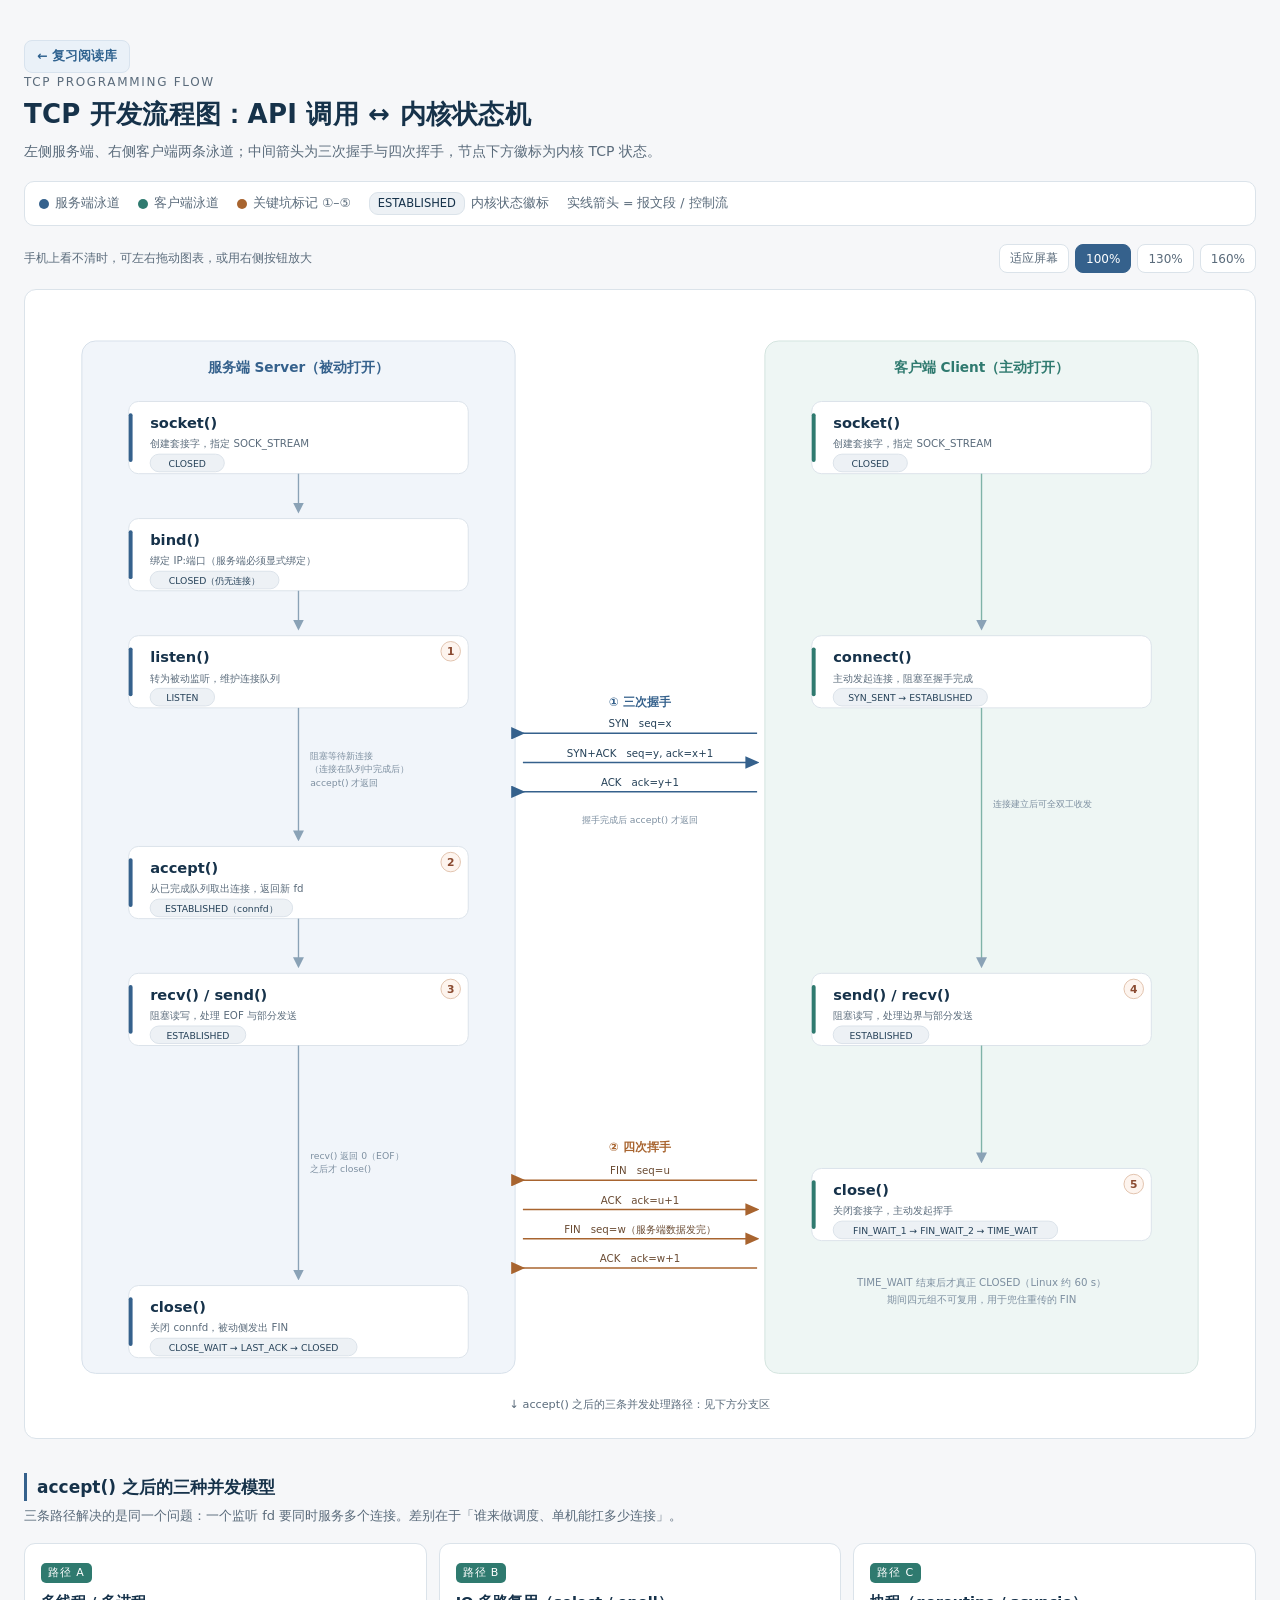
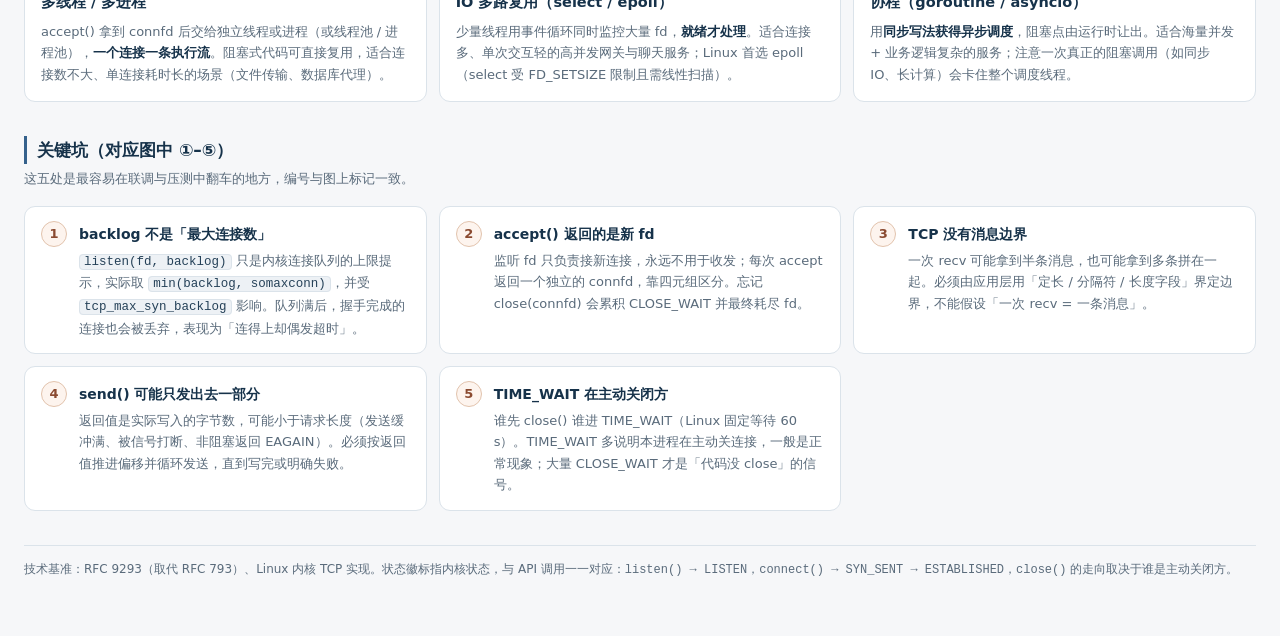
<file: notes/tcp-flow-chart.html>
<!DOCTYPE html>
<html lang="zh-CN">
<head>
<meta charset="UTF-8">
<meta name="viewport" content="width=device-width, initial-scale=1">
<meta name="robots" content="noindex, nofollow">
<title>TCP 开发流程图 · API 调用与内核状态机</title>
<style>
  :root{
    --bg:#f6f7f9;
    --panel:#ffffff;
    --ink:#16324a;
    --ink-soft:#5a6b7b;
    --line:#dbe3ea;
    --server:#35618c;
    --client:#2f7a6f;
    --warn:#a8642f;
    --chip:#edf1f5;
  }
  *{box-sizing:border-box;}
  html{-webkit-text-size-adjust:100%;}
  body{
    margin:0;
    background:var(--bg);
    color:var(--ink);
    font-family:system-ui,-apple-system,"Segoe UI","Microsoft YaHei","PingFang SC",sans-serif;
    line-height:1.65;
    -webkit-print-color-adjust:exact;
    print-color-adjust:exact;
  }
  .page{max-width:1280px;margin:0 auto;padding:30px 24px 56px;}

  header .eyebrow{
    font-size:12px;letter-spacing:.14em;text-transform:uppercase;
    color:var(--ink-soft);margin:0 0 6px;
  }
  header h1{
    font-size:26px;line-height:1.3;margin:0 0 8px;font-weight:700;
    letter-spacing:.01em;
  }
  header .sub{
    margin:0;color:var(--ink-soft);font-size:14px;
  }

  .legend{
    display:flex;flex-wrap:wrap;gap:8px 18px;align-items:center;
    margin:18px 0 0;padding:10px 14px;
    background:var(--panel);border:1px solid var(--line);border-radius:10px;
    font-size:12.5px;color:var(--ink-soft);
  }
  .legend .dot{
    display:inline-block;width:10px;height:10px;border-radius:50%;
    vertical-align:middle;margin-right:6px;
  }
  .legend .sw-server{background:var(--server);}
  .legend .sw-client{background:var(--client);}
  .legend .sw-warn{background:var(--warn);}
  .legend .badge{
    display:inline-block;padding:1px 8px;border-radius:9px;background:var(--chip);
    color:var(--ink);font-size:11.5px;border:1px solid var(--line);margin-right:6px;
  }

  .figure{
    margin:22px 0 0;padding:10px 10px 6px;
    background:var(--panel);border:1px solid var(--line);border-radius:12px;
  }
  .chart-wrap{overflow-x:auto;overflow-y:hidden;}

  /* 返回阅读库 */
  .lib-bar{
    display:flex;align-items:center;justify-content:space-between;gap:10px;
    padding:10px 0 0;
  }
  .lib-back{
    display:inline-flex;align-items:center;gap:6px;
    font-size:12.5px;font-weight:700;color:#2f628f;
    background:#eaf1f8;border:1px solid #d8e3ee;border-radius:8px;
    padding:5px 12px;text-decoration:none;
  }
  .lib-back:hover{background:#2f628f;color:#fff;border-color:#2f628f;}

  /* 图表缩放工具条 */
  .chart-tools{
    display:flex;flex-wrap:wrap;align-items:center;justify-content:space-between;
    gap:8px;margin:18px 0 -6px;
  }
  .chart-hint{font-size:12px;color:var(--ink-soft);}
  .zoom{display:flex;gap:6px;}
  .zoom button{
    font-family:inherit;font-size:12px;color:var(--ink-soft);
    background:var(--panel);border:1px solid var(--line);border-radius:8px;
    padding:5px 10px;cursor:pointer;
  }
  .zoom button:hover{border-color:var(--server);color:var(--server);}
  .zoom button.active{background:var(--server);border-color:var(--server);color:#fff;}
  svg.chart{
    display:block;width:100%;min-width:760px;height:auto;
    font-family:system-ui,-apple-system,"Segoe UI","Microsoft YaHei","PingFang SC",sans-serif;
  }

  section{margin-top:34px;}
  section h2{
    font-size:17px;margin:0 0 4px;font-weight:700;
    padding-left:10px;border-left:3px solid var(--server);
  }
  section .lead{
    margin:0 0 16px;color:var(--ink-soft);font-size:13px;
  }

  .grid{
    display:grid;gap:12px;
    grid-template-columns:repeat(auto-fit,minmax(270px,1fr));
  }
  .card{
    background:var(--panel);border:1px solid var(--line);border-radius:11px;
    padding:14px 16px 16px;
  }
  .card .tag{
    display:inline-block;font-size:11px;letter-spacing:.08em;color:#fff;
    background:var(--client);border-radius:5px;padding:1px 7px;margin-bottom:8px;
  }
  .card h3{font-size:14.5px;margin:0 0 6px;font-weight:700;}
  .card p{margin:0;font-size:13px;color:var(--ink-soft);}
  .card p strong{color:var(--ink);font-weight:600;}

  .pitfalls{display:grid;gap:12px;grid-template-columns:repeat(auto-fit,minmax(300px,1fr));}
  .pit{
    display:flex;gap:12px;
    background:var(--panel);border:1px solid var(--line);border-radius:11px;
    padding:14px 16px;
  }
  .pit .num{
    flex:0 0 26px;height:26px;width:26px;border-radius:50%;
    background:#fdf4ee;border:1px solid #e2c3ad;color:#8a4a30;
    font-size:13px;font-weight:700;display:flex;align-items:center;justify-content:center;
  }
  .pit h3{font-size:14px;margin:2px 0 4px;font-weight:700;}
  .pit p{margin:0;font-size:13px;color:var(--ink-soft);}
  .pit code{
    font-family:ui-monospace,SFMono-Regular,Consolas,"Liberation Mono",monospace;
    font-size:12.5px;background:var(--chip);border:1px solid var(--line);
    border-radius:4px;padding:0 4px;color:#254158;
  }

  footer{
    margin-top:34px;padding-top:14px;border-top:1px solid var(--line);
    color:var(--ink-soft);font-size:12px;
  }

  @media (max-width:640px){
    .page{padding:22px 14px 40px;}
    header h1{font-size:21px;}
    svg.chart{min-width:700px;}
  }

  @media print{
    body{background:#fff;}
    .page{max-width:none;padding:0;}
    .figure,.card,.pit{box-shadow:none;}
    .chart-wrap{overflow:visible;}
    svg.chart{min-width:0;width:100%;}
    section,.card,.pit,.figure{break-inside:avoid;}
    @page{margin:10mm;}
  }
</style>
</head>
<body>
<div class="page">

  <div class="lib-bar">
    <a class="lib-back" href="../index.html">← 复习阅读库</a>
  </div>

  <header>
    <p class="eyebrow">TCP Programming Flow</p>
    <h1>TCP 开发流程图：API 调用 ↔ 内核状态机</h1>
    <p class="sub">左侧服务端、右侧客户端两条泳道；中间箭头为三次握手与四次挥手，节点下方徽标为内核 TCP 状态。</p>
  </header>

  <div class="legend">
    <span><span class="dot sw-server"></span>服务端泳道</span>
    <span><span class="dot sw-client"></span>客户端泳道</span>
    <span><span class="dot sw-warn"></span>关键坑标记 ①–⑤</span>
    <span><span class="badge">ESTABLISHED</span>内核状态徽标</span>
    <span>实线箭头 = 报文段 / 控制流</span>
  </div>

  <div class="chart-tools">
    <span class="chart-hint">手机上看不清时，可左右拖动图表，或用右侧按钮放大</span>
    <div class="zoom">
      <button type="button" data-zoom="fit">适应屏幕</button>
      <button type="button" data-zoom="760" class="active">100%</button>
      <button type="button" data-zoom="1000">130%</button>
      <button type="button" data-zoom="1240">160%</button>
    </div>
  </div>

  <figure class="figure">
    <div class="chart-wrap">
      <svg class="chart" viewBox="0 0 1240 1160" role="img"
           aria-label="TCP 开发流程图：服务端与客户端 API 调用及三次握手、四次挥手、内核状态迁移">
        <defs>
          <marker id="arrowDown" markerWidth="8" markerHeight="8" refX="6" refY="4" orient="auto">
            <path d="M0,0 L8,4 L0,8 Z" fill="#8aa2b6"></path>
          </marker>
          <marker id="arrowLeft" markerWidth="9" markerHeight="8" refX="1.5" refY="4" orient="auto">
            <path d="M9,0 L0,4 L9,8 Z" fill="#35618c"></path>
          </marker>
          <marker id="arrowRight" markerWidth="9" markerHeight="8" refX="7.5" refY="4" orient="auto">
            <path d="M0,0 L9,4 L0,8 Z" fill="#35618c"></path>
          </marker>
          <marker id="arrowLeftW" markerWidth="9" markerHeight="8" refX="1.5" refY="4" orient="auto">
            <path d="M9,0 L0,4 L9,8 Z" fill="#a8642f"></path>
          </marker>
          <marker id="arrowRightW" markerWidth="9" markerHeight="8" refX="7.5" refY="4" orient="auto">
            <path d="M0,0 L9,4 L0,8 Z" fill="#a8642f"></path>
          </marker>
        </defs>

        <!-- ===================== 泳道背景 ===================== -->
        <rect x="48" y="42" width="444" height="1058" rx="14" fill="#f1f5fa" stroke="#d6e0ea"></rect>
        <rect x="748" y="42" width="444" height="1058" rx="14" fill="#eef6f4" stroke="#d3e4df"></rect>

        <text x="270" y="74" text-anchor="middle" font-size="14" font-weight="700" fill="#35618c">服务端 Server（被动打开）</text>
        <text x="970" y="74" text-anchor="middle" font-size="14" font-weight="700" fill="#2f7a6f">客户端 Client（主动打开）</text>

        <!-- ===================== 服务端节点 ===================== -->
        <!-- socket() -->
        <g>
          <rect x="96" y="104" width="348" height="74" rx="10" fill="#ffffff" stroke="#dbe3ea"></rect>
          <rect x="96" y="116" width="4" height="50" rx="2" fill="#35618c"></rect>
          <text x="118" y="131" font-size="15" font-weight="700" fill="#16324a">socket()</text>
          <text x="118" y="151" font-size="10.5" fill="#5a6b7b">创建套接字，指定 SOCK_STREAM</text>
          <rect x="118" y="158" width="76" height="18" rx="9" fill="#edf1f5" stroke="#dbe3ea"></rect>
          <text x="156" y="171" text-anchor="middle" font-size="9.5" fill="#254158">CLOSED</text>
        </g>
        <line x1="270" y1="178" x2="270" y2="216" stroke="#8aa2b6" stroke-width="1.4" marker-end="url(#arrowDown)"></line>

        <!-- bind() -->
        <g>
          <rect x="96" y="224" width="348" height="74" rx="10" fill="#ffffff" stroke="#dbe3ea"></rect>
          <rect x="96" y="236" width="4" height="50" rx="2" fill="#35618c"></rect>
          <text x="118" y="251" font-size="15" font-weight="700" fill="#16324a">bind()</text>
          <text x="118" y="271" font-size="10.5" fill="#5a6b7b">绑定 IP:端口（服务端必须显式绑定）</text>
          <rect x="118" y="278" width="132" height="18" rx="9" fill="#edf1f5" stroke="#dbe3ea"></rect>
          <text x="184" y="291" text-anchor="middle" font-size="9.5" fill="#254158">CLOSED（仍无连接）</text>
        </g>
        <line x1="270" y1="298" x2="270" y2="336" stroke="#8aa2b6" stroke-width="1.4" marker-end="url(#arrowDown)"></line>

        <!-- listen() -->
        <g>
          <rect x="96" y="344" width="348" height="74" rx="10" fill="#ffffff" stroke="#dbe3ea"></rect>
          <rect x="96" y="356" width="4" height="50" rx="2" fill="#35618c"></rect>
          <text x="118" y="371" font-size="15" font-weight="700" fill="#16324a">listen()</text>
          <text x="118" y="391" font-size="10.5" fill="#5a6b7b">转为被动监听，维护连接队列</text>
          <rect x="118" y="398" width="66" height="18" rx="9" fill="#edf1f5" stroke="#dbe3ea"></rect>
          <text x="151" y="411" text-anchor="middle" font-size="9.5" fill="#254158">LISTEN</text>
        </g>
        <line x1="270" y1="418" x2="270" y2="552" stroke="#8aa2b6" stroke-width="1.4" marker-end="url(#arrowDown)"></line>
        <text x="282" y="470" font-size="9.5" fill="#7d8fa0">阻塞等待新连接</text>
        <text x="282" y="484" font-size="9.5" fill="#7d8fa0">（连接在队列中完成后）</text>
        <text x="282" y="498" font-size="9.5" fill="#7d8fa0">accept() 才返回</text>

        <!-- accept() -->
        <g>
          <rect x="96" y="560" width="348" height="74" rx="10" fill="#ffffff" stroke="#dbe3ea"></rect>
          <rect x="96" y="572" width="4" height="50" rx="2" fill="#35618c"></rect>
          <text x="118" y="587" font-size="15" font-weight="700" fill="#16324a">accept()</text>
          <text x="118" y="607" font-size="10.5" fill="#5a6b7b">从已完成队列取出连接，返回新 fd</text>
          <rect x="118" y="614" width="146" height="18" rx="9" fill="#edf1f5" stroke="#dbe3ea"></rect>
          <text x="191" y="627" text-anchor="middle" font-size="9.5" fill="#254158">ESTABLISHED（connfd）</text>
          <!-- 标记 ② -->
          <circle cx="426" cy="576" r="10" fill="#fdf4ee" stroke="#e2c3ad"></circle>
          <text x="426" y="580" text-anchor="middle" font-size="11" font-weight="700" fill="#8a4a30">2</text>
        </g>
        <line x1="270" y1="634" x2="270" y2="682" stroke="#8aa2b6" stroke-width="1.4" marker-end="url(#arrowDown)"></line>

        <!-- recv()/send() -->
        <g>
          <rect x="96" y="690" width="348" height="74" rx="10" fill="#ffffff" stroke="#dbe3ea"></rect>
          <rect x="96" y="702" width="4" height="50" rx="2" fill="#35618c"></rect>
          <text x="118" y="717" font-size="15" font-weight="700" fill="#16324a">recv() / send()</text>
          <text x="118" y="737" font-size="10.5" fill="#5a6b7b">阻塞读写，处理 EOF 与部分发送</text>
          <rect x="118" y="744" width="98" height="18" rx="9" fill="#edf1f5" stroke="#dbe3ea"></rect>
          <text x="167" y="757" text-anchor="middle" font-size="9.5" fill="#254158">ESTABLISHED</text>
          <!-- 标记 ③ -->
          <circle cx="426" cy="706" r="10" fill="#fdf4ee" stroke="#e2c3ad"></circle>
          <text x="426" y="710" text-anchor="middle" font-size="11" font-weight="700" fill="#8a4a30">3</text>
        </g>
        <line x1="270" y1="764" x2="270" y2="1002" stroke="#8aa2b6" stroke-width="1.4" marker-end="url(#arrowDown)"></line>
        <text x="282" y="880" font-size="9.5" fill="#7d8fa0">recv() 返回 0（EOF）</text>
        <text x="282" y="894" font-size="9.5" fill="#7d8fa0">之后才 close()</text>

        <!-- close() 服务端 -->
        <g>
          <rect x="96" y="1010" width="348" height="74" rx="10" fill="#ffffff" stroke="#dbe3ea"></rect>
          <rect x="96" y="1022" width="4" height="50" rx="2" fill="#35618c"></rect>
          <text x="118" y="1037" font-size="15" font-weight="700" fill="#16324a">close()</text>
          <text x="118" y="1057" font-size="10.5" fill="#5a6b7b">关闭 connfd，被动侧发出 FIN</text>
          <rect x="118" y="1064" width="212" height="18" rx="9" fill="#edf1f5" stroke="#dbe3ea"></rect>
          <text x="224" y="1077" text-anchor="middle" font-size="9.5" fill="#254158">CLOSE_WAIT → LAST_ACK → CLOSED</text>
        </g>

        <!-- ===================== 客户端节点 ===================== -->
        <g>
          <rect x="796" y="104" width="348" height="74" rx="10" fill="#ffffff" stroke="#dbe3ea"></rect>
          <rect x="796" y="116" width="4" height="50" rx="2" fill="#2f7a6f"></rect>
          <text x="818" y="131" font-size="15" font-weight="700" fill="#16324a">socket()</text>
          <text x="818" y="151" font-size="10.5" fill="#5a6b7b">创建套接字，指定 SOCK_STREAM</text>
          <rect x="818" y="158" width="76" height="18" rx="9" fill="#edf1f5" stroke="#dbe3ea"></rect>
          <text x="856" y="171" text-anchor="middle" font-size="9.5" fill="#254158">CLOSED</text>
        </g>
        <line x1="970" y1="178" x2="970" y2="336" stroke="#7fb3a8" stroke-width="1.4" marker-end="url(#arrowDown)"></line>

        <!-- connect() -->
        <g>
          <rect x="796" y="344" width="348" height="74" rx="10" fill="#ffffff" stroke="#dbe3ea"></rect>
          <rect x="796" y="356" width="4" height="50" rx="2" fill="#2f7a6f"></rect>
          <text x="818" y="371" font-size="15" font-weight="700" fill="#16324a">connect()</text>
          <text x="818" y="391" font-size="10.5" fill="#5a6b7b">主动发起连接，阻塞至握手完成</text>
          <rect x="818" y="398" width="158" height="18" rx="9" fill="#edf1f5" stroke="#dbe3ea"></rect>
          <text x="897" y="411" text-anchor="middle" font-size="9.5" fill="#254158">SYN_SENT → ESTABLISHED</text>
        </g>
        <line x1="970" y1="418" x2="970" y2="682" stroke="#7fb3a8" stroke-width="1.4" marker-end="url(#arrowDown)"></line>
        <text x="982" y="520" font-size="9.5" fill="#7d8fa0">连接建立后可全双工收发</text>

        <!-- send()/recv() -->
        <g>
          <rect x="796" y="690" width="348" height="74" rx="10" fill="#ffffff" stroke="#dbe3ea"></rect>
          <rect x="796" y="702" width="4" height="50" rx="2" fill="#2f7a6f"></rect>
          <text x="818" y="717" font-size="15" font-weight="700" fill="#16324a">send() / recv()</text>
          <text x="818" y="737" font-size="10.5" fill="#5a6b7b">阻塞读写，处理边界与部分发送</text>
          <rect x="818" y="744" width="98" height="18" rx="9" fill="#edf1f5" stroke="#dbe3ea"></rect>
          <text x="867" y="757" text-anchor="middle" font-size="9.5" fill="#254158">ESTABLISHED</text>
          <!-- 标记 ④ -->
          <circle cx="1126" cy="706" r="10" fill="#fdf4ee" stroke="#e2c3ad"></circle>
          <text x="1126" y="710" text-anchor="middle" font-size="11" font-weight="700" fill="#8a4a30">4</text>
        </g>
        <line x1="970" y1="764" x2="970" y2="882" stroke="#7fb3a8" stroke-width="1.4" marker-end="url(#arrowDown)"></line>

        <!-- close() 客户端（主动关闭方） -->
        <g>
          <rect x="796" y="890" width="348" height="74" rx="10" fill="#ffffff" stroke="#dbe3ea"></rect>
          <rect x="796" y="902" width="4" height="50" rx="2" fill="#2f7a6f"></rect>
          <text x="818" y="917" font-size="15" font-weight="700" fill="#16324a">close()</text>
          <text x="818" y="937" font-size="10.5" fill="#5a6b7b">关闭套接字，主动发起挥手</text>
          <rect x="818" y="944" width="230" height="18" rx="9" fill="#edf1f5" stroke="#dbe3ea"></rect>
          <text x="933" y="957" text-anchor="middle" font-size="9.5" fill="#254158">FIN_WAIT_1 → FIN_WAIT_2 → TIME_WAIT</text>
          <!-- 标记 ⑤ -->
          <circle cx="1126" cy="906" r="10" fill="#fdf4ee" stroke="#e2c3ad"></circle>
          <text x="1126" y="910" text-anchor="middle" font-size="11" font-weight="700" fill="#8a4a30">5</text>
        </g>

        <text x="970" y="1010" text-anchor="middle" font-size="10.5" fill="#7d8fa0">TIME_WAIT 结束后才真正 CLOSED（Linux 约 60 s）</text>
        <text x="970" y="1028" text-anchor="middle" font-size="10.5" fill="#7d8fa0">期间四元组不可复用，用于兜住重传的 FIN</text>

        <!-- ===================== 三次握手 ===================== -->
        <text x="620" y="416" text-anchor="middle" font-size="12" font-weight="700" fill="#35618c">① 三次握手</text>

        <line x1="740" y1="444" x2="500" y2="444" stroke="#35618c" stroke-width="1.6" marker-end="url(#arrowLeft)"></line>
        <text x="620" y="438" text-anchor="middle" font-size="10.5" fill="#254158">SYN　seq=x</text>

        <line x1="500" y1="474" x2="740" y2="474" stroke="#35618c" stroke-width="1.6" marker-end="url(#arrowRight)"></line>
        <text x="620" y="468" text-anchor="middle" font-size="10.5" fill="#254158">SYN+ACK　seq=y, ack=x+1</text>

        <line x1="740" y1="504" x2="500" y2="504" stroke="#35618c" stroke-width="1.6" marker-end="url(#arrowLeft)"></line>
        <text x="620" y="498" text-anchor="middle" font-size="10.5" fill="#254158">ACK　ack=y+1</text>

        <text x="620" y="536" text-anchor="middle" font-size="9.5" fill="#7d8fa0">握手完成后 accept() 才返回</text>

        <!-- ===================== 四次挥手 ===================== -->
        <text x="620" y="872" text-anchor="middle" font-size="12" font-weight="700" fill="#a8642f">② 四次挥手</text>

        <line x1="740" y1="902" x2="500" y2="902" stroke="#a8642f" stroke-width="1.6" marker-end="url(#arrowLeftW)"></line>
        <text x="620" y="896" text-anchor="middle" font-size="10.5" fill="#6a4b33">FIN　seq=u</text>

        <line x1="500" y1="932" x2="740" y2="932" stroke="#a8642f" stroke-width="1.6" marker-end="url(#arrowRightW)"></line>
        <text x="620" y="926" text-anchor="middle" font-size="10.5" fill="#6a4b33">ACK　ack=u+1</text>

        <line x1="500" y1="962" x2="740" y2="962" stroke="#a8642f" stroke-width="1.6" marker-end="url(#arrowRightW)"></line>
        <text x="620" y="956" text-anchor="middle" font-size="10.5" fill="#6a4b33">FIN　seq=w（服务端数据发完）</text>

        <line x1="740" y1="992" x2="500" y2="992" stroke="#a8642f" stroke-width="1.6" marker-end="url(#arrowLeftW)"></line>
        <text x="620" y="986" text-anchor="middle" font-size="10.5" fill="#6a4b33">ACK　ack=w+1</text>

        <!-- 标记 ① -->
        <circle cx="426" cy="360" r="10" fill="#fdf4ee" stroke="#e2c3ad"></circle>
        <text x="426" y="364" text-anchor="middle" font-size="11" font-weight="700" fill="#8a4a30">1</text>

        <!-- 底部提示 -->
        <text x="620" y="1136" text-anchor="middle" font-size="11.5" fill="#5a6b7b">↓ accept() 之后的三条并发处理路径：见下方分支区</text>
      </svg>
    </div>
  </figure>

  <section>
    <h2>accept() 之后的三种并发模型</h2>
    <p class="lead">三条路径解决的是同一个问题：一个监听 fd 要同时服务多个连接。差别在于「谁来做调度、单机能扛多少连接」。</p>
    <div class="grid">
      <article class="card">
        <span class="tag">路径 A</span>
        <h3>多线程 / 多进程</h3>
        <p>accept() 拿到 connfd 后交给独立线程或进程（或线程池 / 进程池），<strong>一个连接一条执行流</strong>。阻塞式代码可直接复用，适合连接数不大、单连接耗时长的场景（文件传输、数据库代理）。</p>
      </article>
      <article class="card">
        <span class="tag">路径 B</span>
        <h3>IO 多路复用（select / epoll）</h3>
        <p>少量线程用事件循环同时监控大量 fd，<strong>就绪才处理</strong>。适合连接多、单次交互轻的高并发网关与聊天服务；Linux 首选 epoll（select 受 FD_SETSIZE 限制且需线性扫描）。</p>
      </article>
      <article class="card">
        <span class="tag">路径 C</span>
        <h3>协程（goroutine / asyncio）</h3>
        <p>用<strong>同步写法获得异步调度</strong>，阻塞点由运行时让出。适合海量并发 + 业务逻辑复杂的服务；注意一次真正的阻塞调用（如同步 IO、长计算）会卡住整个调度线程。</p>
      </article>
    </div>
  </section>

  <section>
    <h2>关键坑（对应图中 ①–⑤）</h2>
    <p class="lead">这五处是最容易在联调与压测中翻车的地方，编号与图上标记一致。</p>
    <div class="pitfalls">
      <div class="pit">
        <span class="num">1</span>
        <div>
          <h3>backlog 不是「最大连接数」</h3>
          <p><code>listen(fd, backlog)</code> 只是内核连接队列的上限提示，实际取 <code>min(backlog, somaxconn)</code>，并受 <code>tcp_max_syn_backlog</code> 影响。队列满后，握手完成的连接也会被丢弃，表现为「连得上却偶发超时」。</p>
        </div>
      </div>
      <div class="pit">
        <span class="num">2</span>
        <div>
          <h3>accept() 返回的是新 fd</h3>
          <p>监听 fd 只负责接新连接，永远不用于收发；每次 accept 返回一个独立的 connfd，靠四元组区分。忘记 close(connfd) 会累积 CLOSE_WAIT 并最终耗尽 fd。</p>
        </div>
      </div>
      <div class="pit">
        <span class="num">3</span>
        <div>
          <h3>TCP 没有消息边界</h3>
          <p>一次 recv 可能拿到半条消息，也可能拿到多条拼在一起。必须由应用层用「定长 / 分隔符 / 长度字段」界定边界，不能假设「一次 recv = 一条消息」。</p>
        </div>
      </div>
      <div class="pit">
        <span class="num">4</span>
        <div>
          <h3>send() 可能只发出去一部分</h3>
          <p>返回值是实际写入的字节数，可能小于请求长度（发送缓冲满、被信号打断、非阻塞返回 EAGAIN）。必须按返回值推进偏移并循环发送，直到写完或明确失败。</p>
        </div>
      </div>
      <div class="pit">
        <span class="num">5</span>
        <div>
          <h3>TIME_WAIT 在主动关闭方</h3>
          <p>谁先 close() 谁进 TIME_WAIT（Linux 固定等待 60 s）。TIME_WAIT 多说明本进程在主动关连接，一般是正常现象；大量 CLOSE_WAIT 才是「代码没 close」的信号。</p>
        </div>
      </div>
    </div>
  </section>

  <footer>
    技术基准：RFC 9293（取代 RFC 793）、Linux 内核 TCP 实现。状态徽标指内核状态，与 API 调用一一对应：<code>listen() → LISTEN</code>，<code>connect() → SYN_SENT → ESTABLISHED</code>，<code>close()</code> 的走向取决于谁是主动关闭方。
  </footer>

</div>

<script>
(function () {
  var svg = document.querySelector('svg.chart');
  var wrap = document.querySelector('.chart-wrap');
  var buttons = document.querySelectorAll('.zoom button');
  if (!svg) return;

  function setZoom(value) {
    if (value === 'fit') {
      svg.style.minWidth = '0';
      svg.style.width = '100%';
    } else {
      svg.style.minWidth = value + 'px';
      svg.style.width = Math.max(parseInt(value, 10), wrap.clientWidth) + 'px';
    }
    Array.prototype.forEach.call(buttons, function (b) {
      b.classList.toggle('active', b.getAttribute('data-zoom') === String(value));
    });
  }

  Array.prototype.forEach.call(buttons, function (b) {
    b.addEventListener('click', function () { setZoom(b.getAttribute('data-zoom')); });
  });
})();
</script>
</body>
</html>
</file>
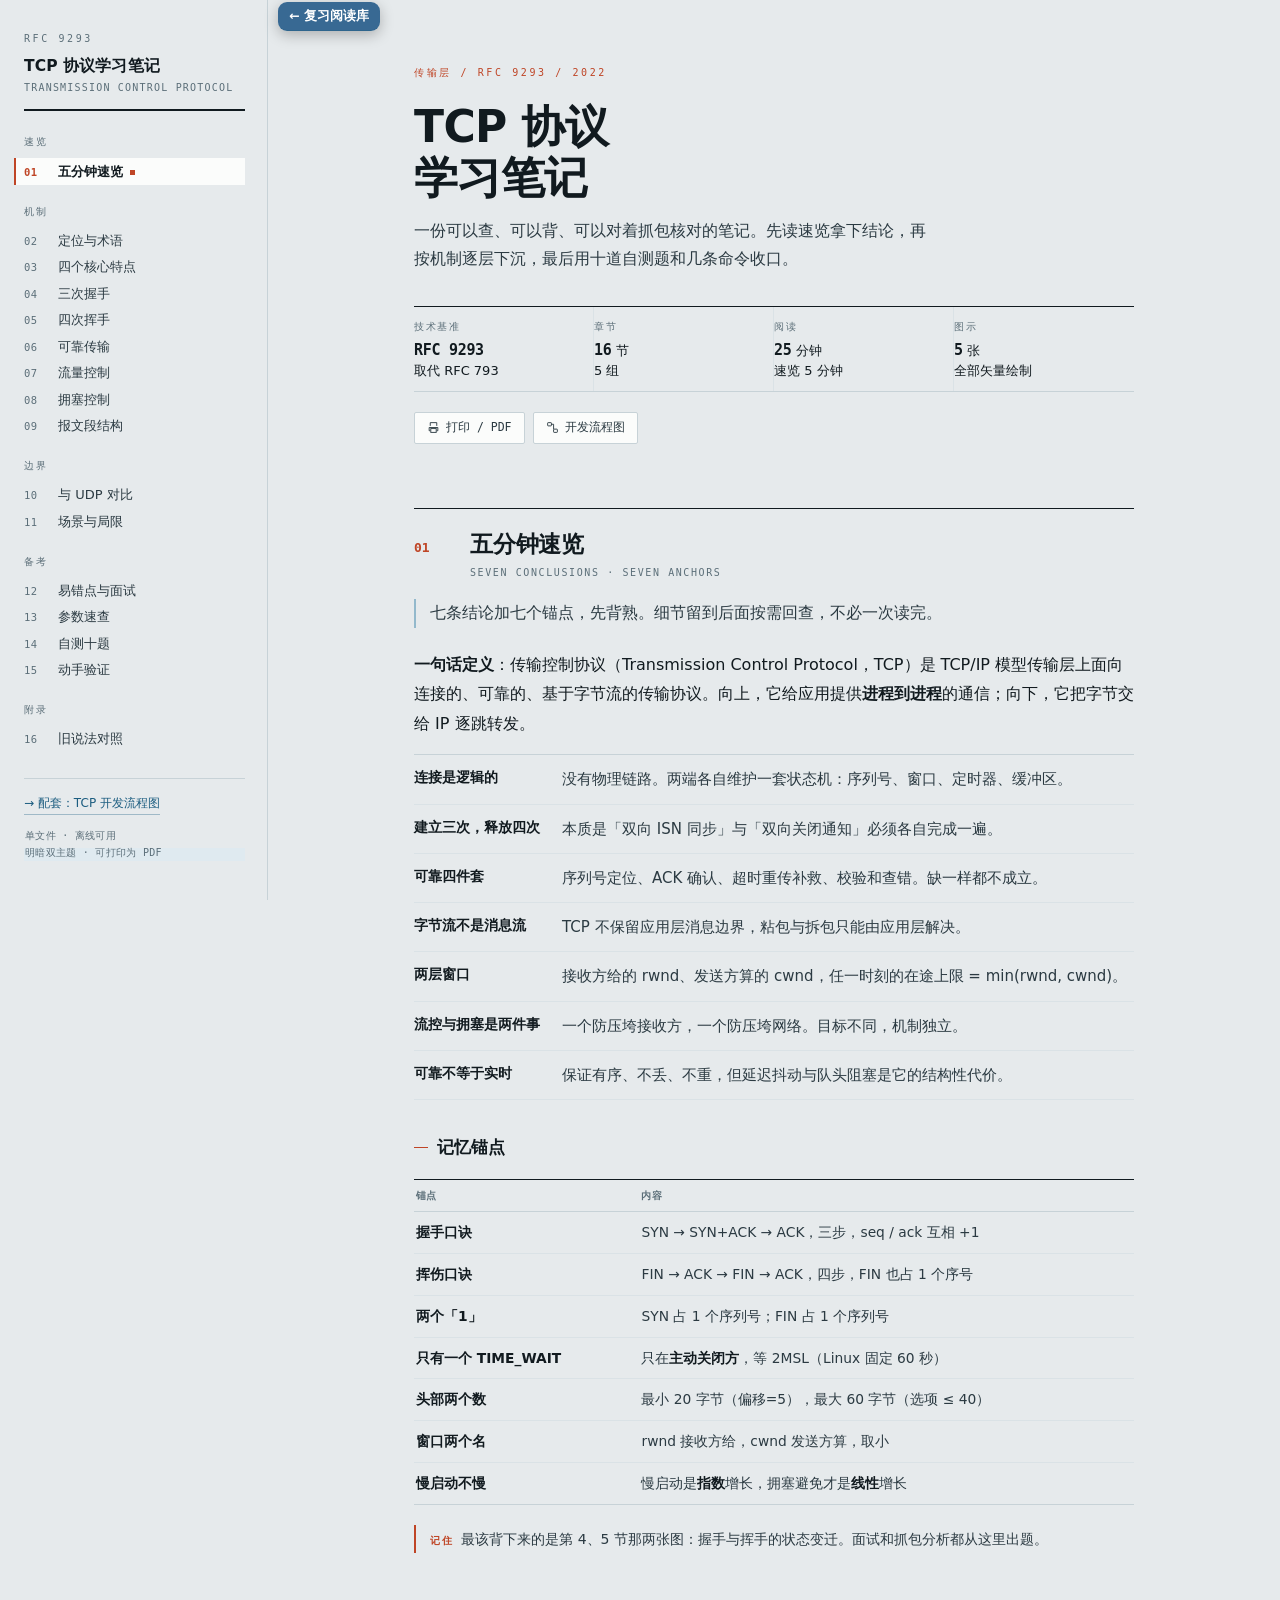
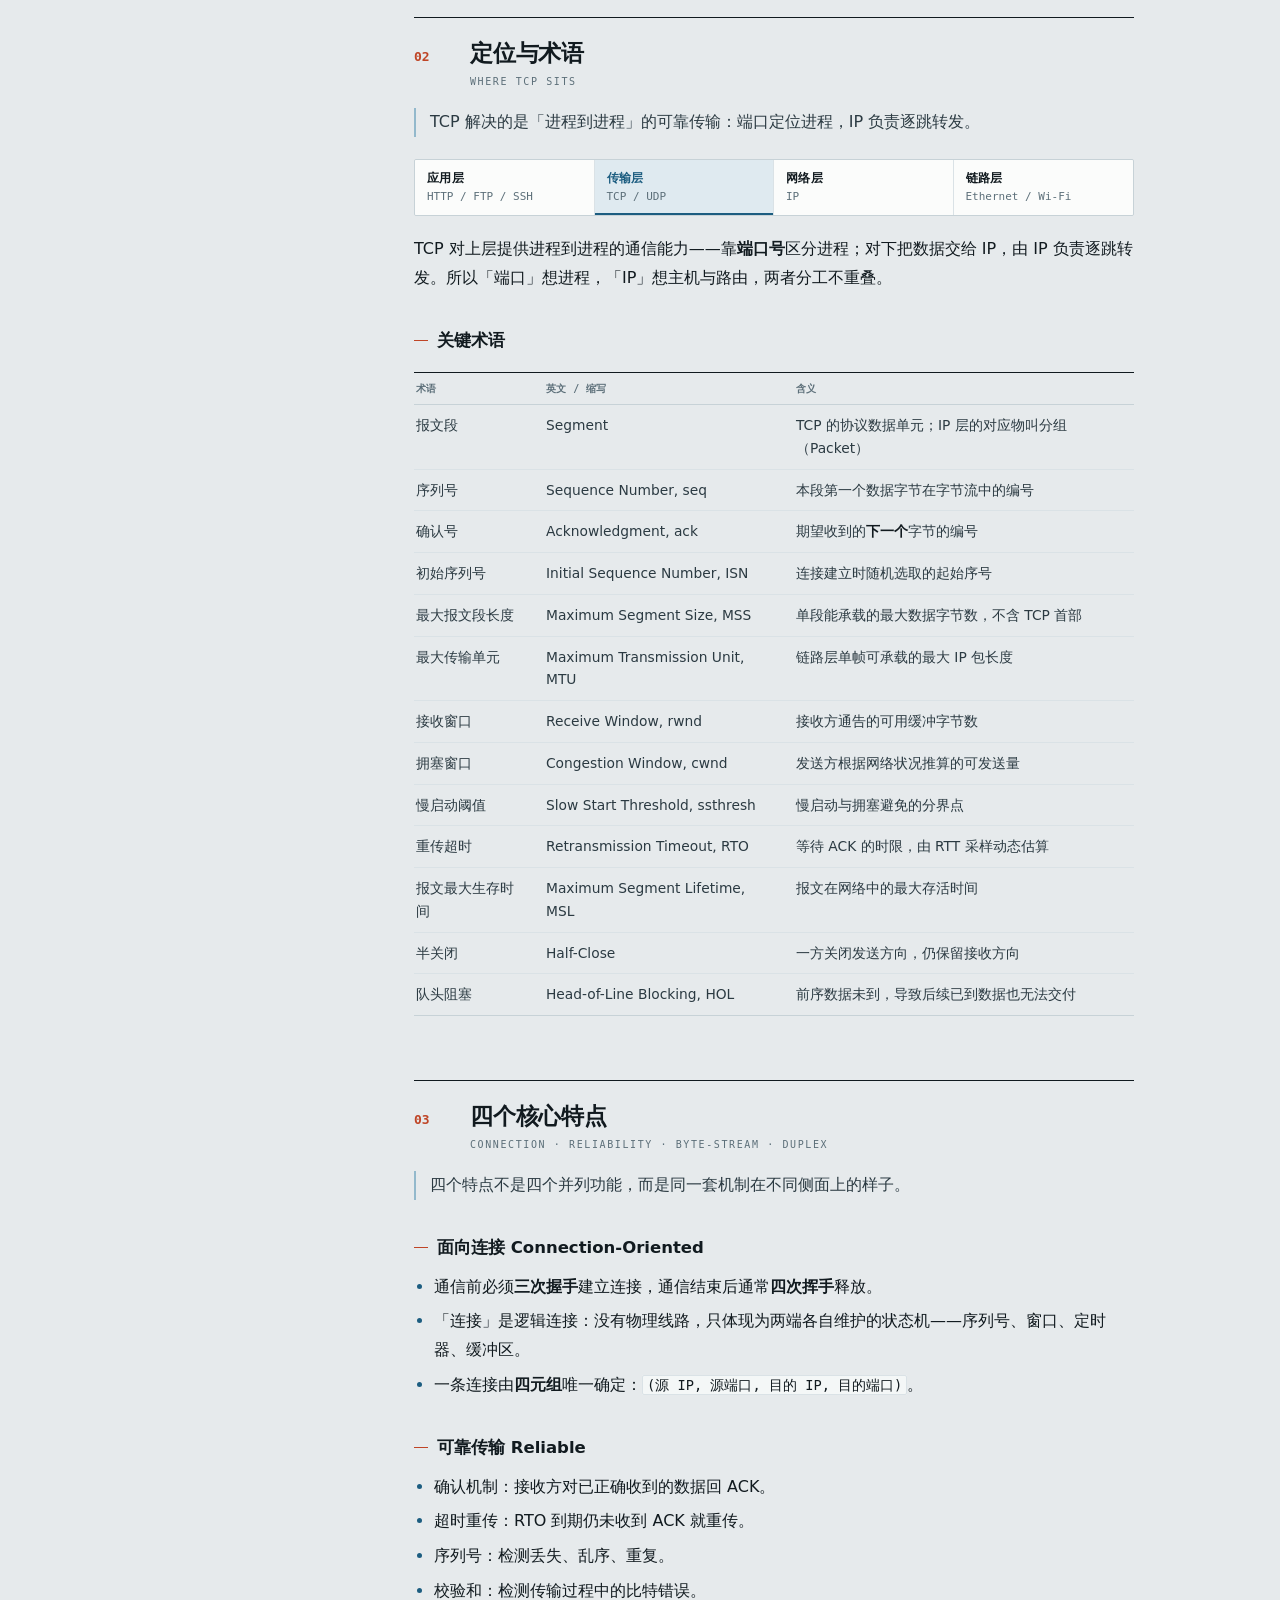
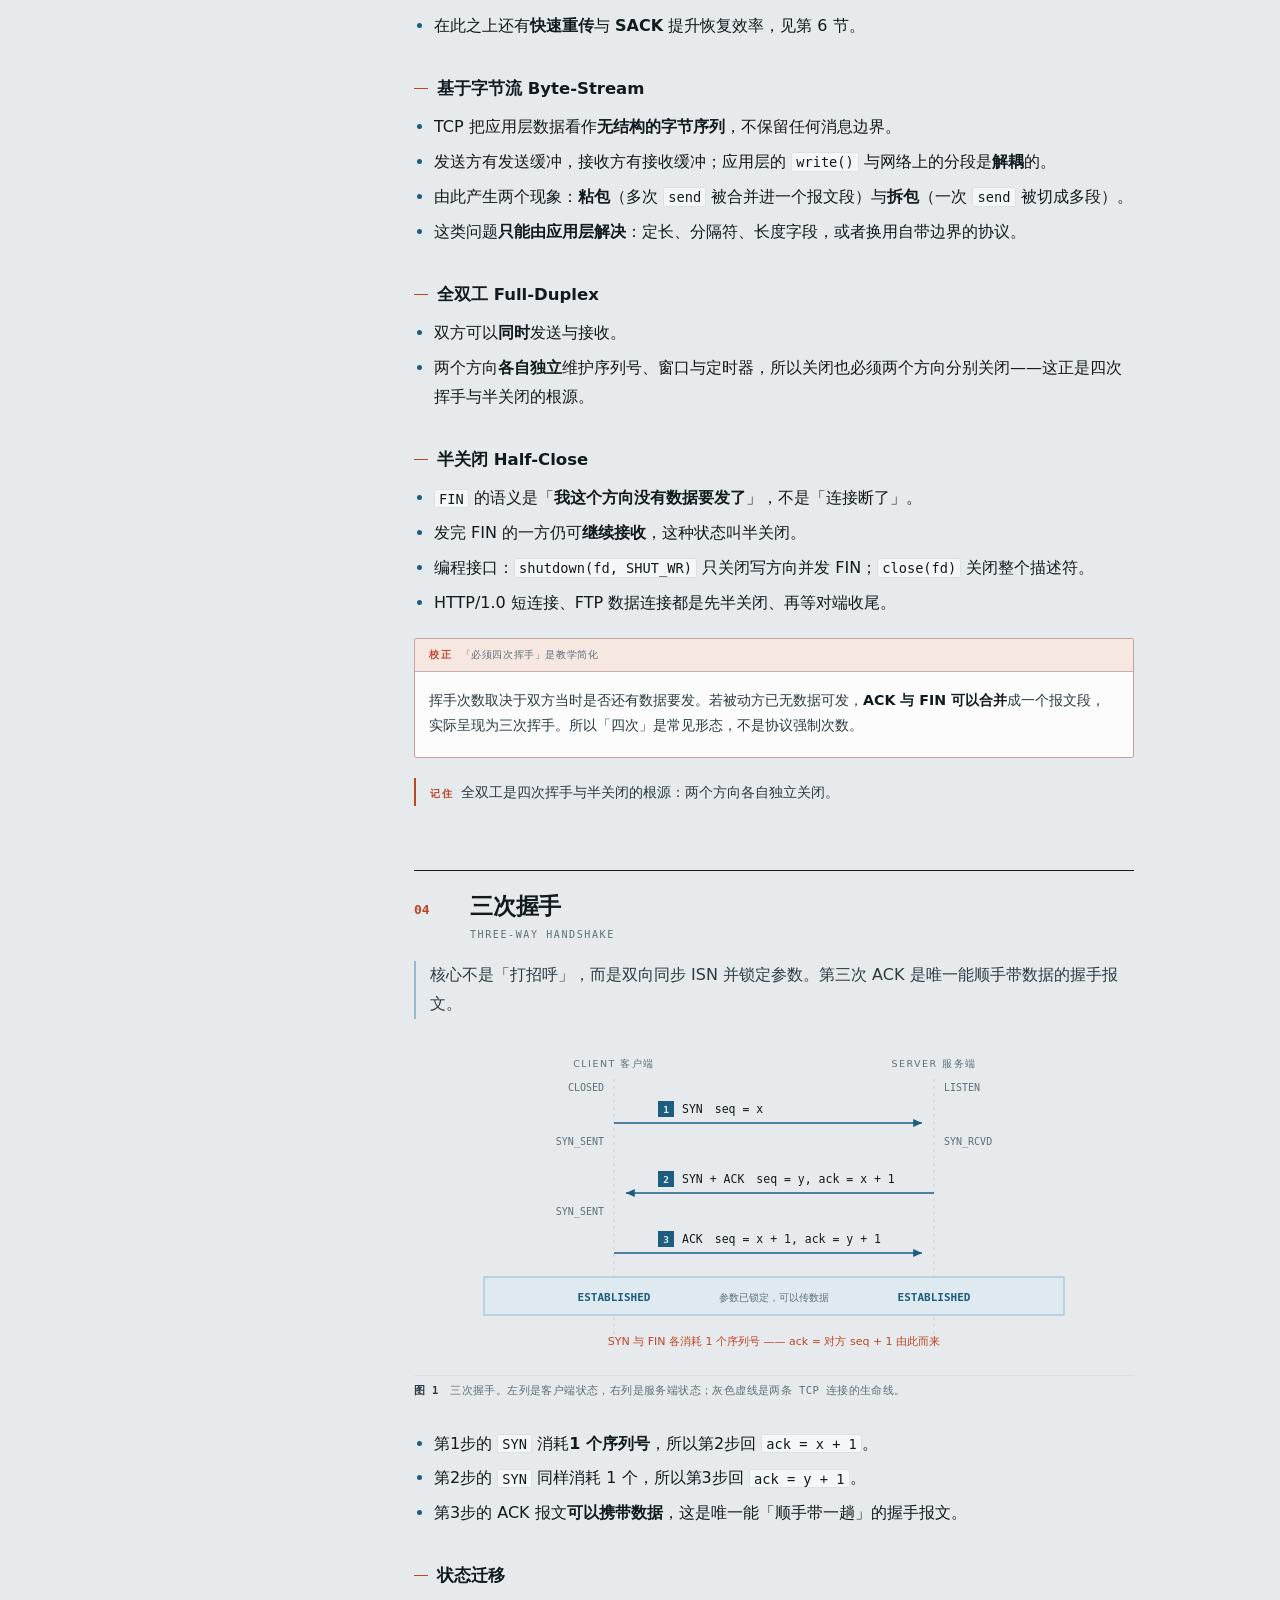
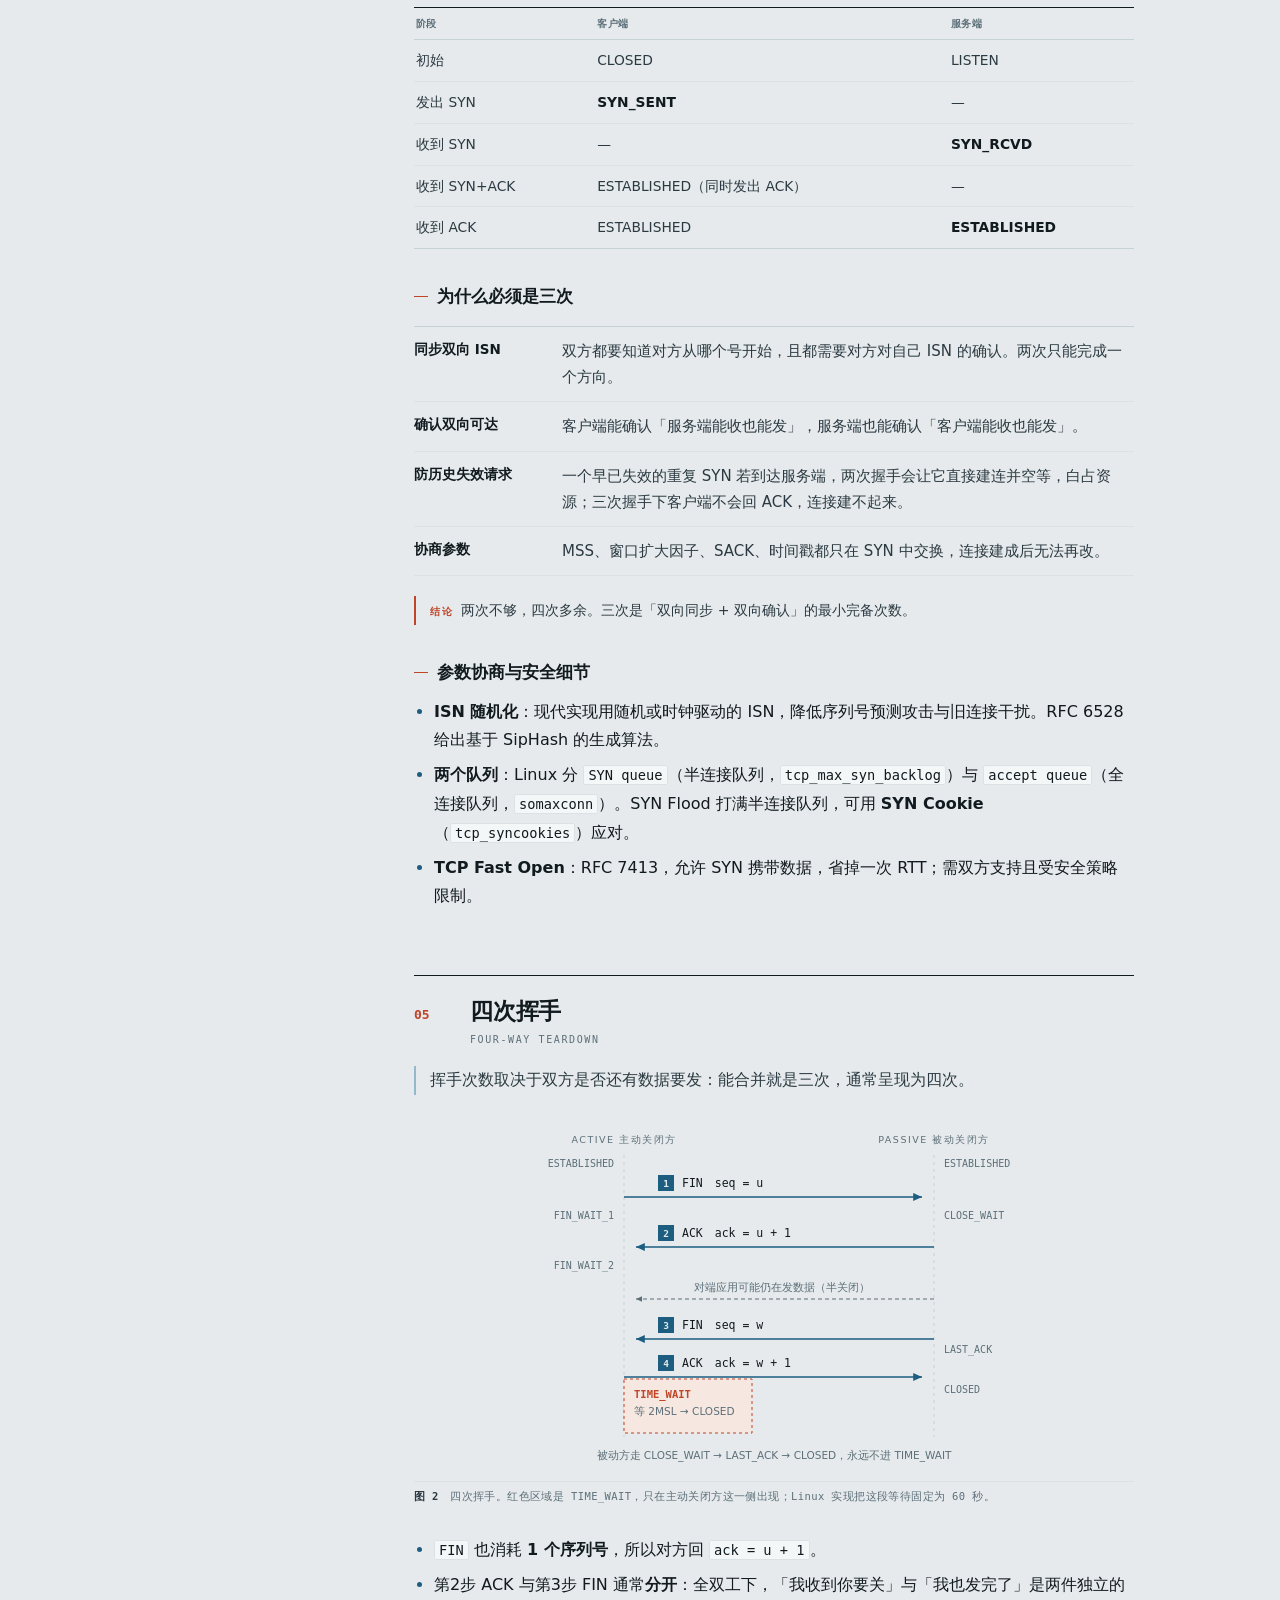
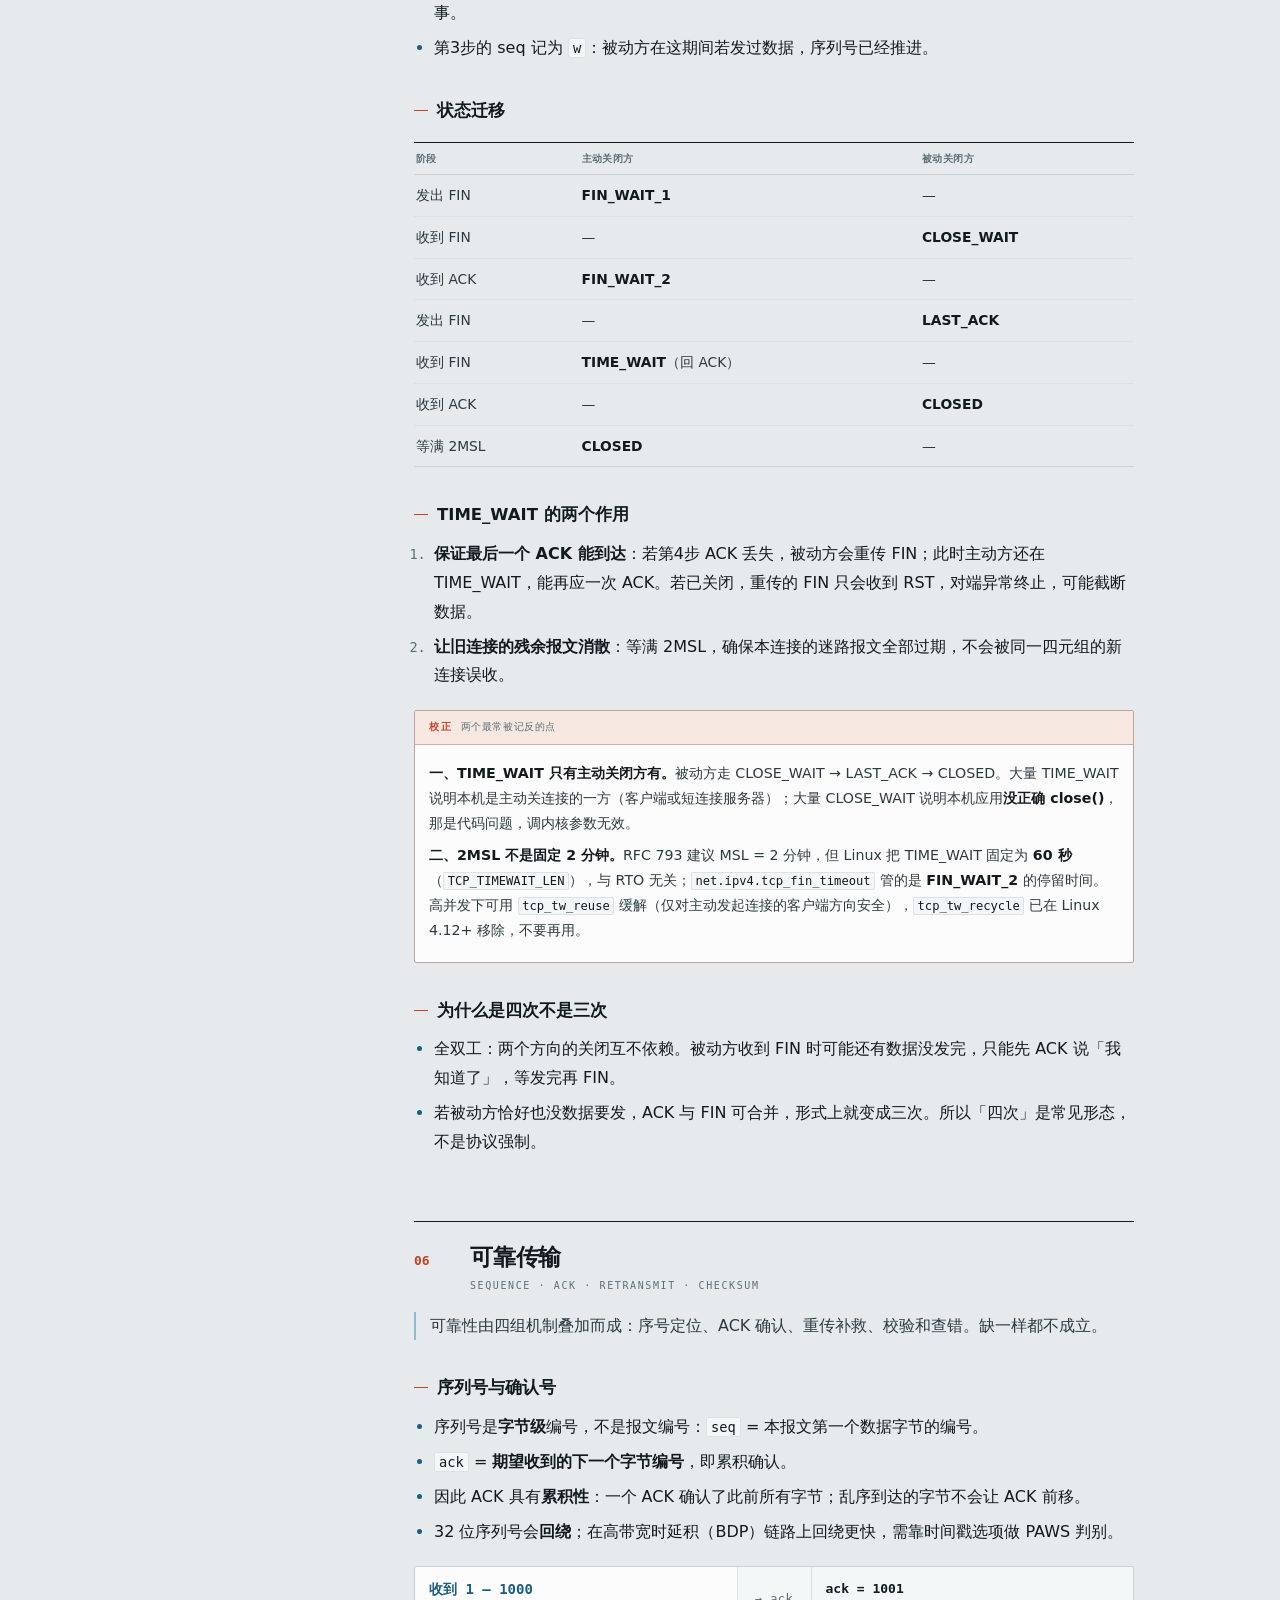
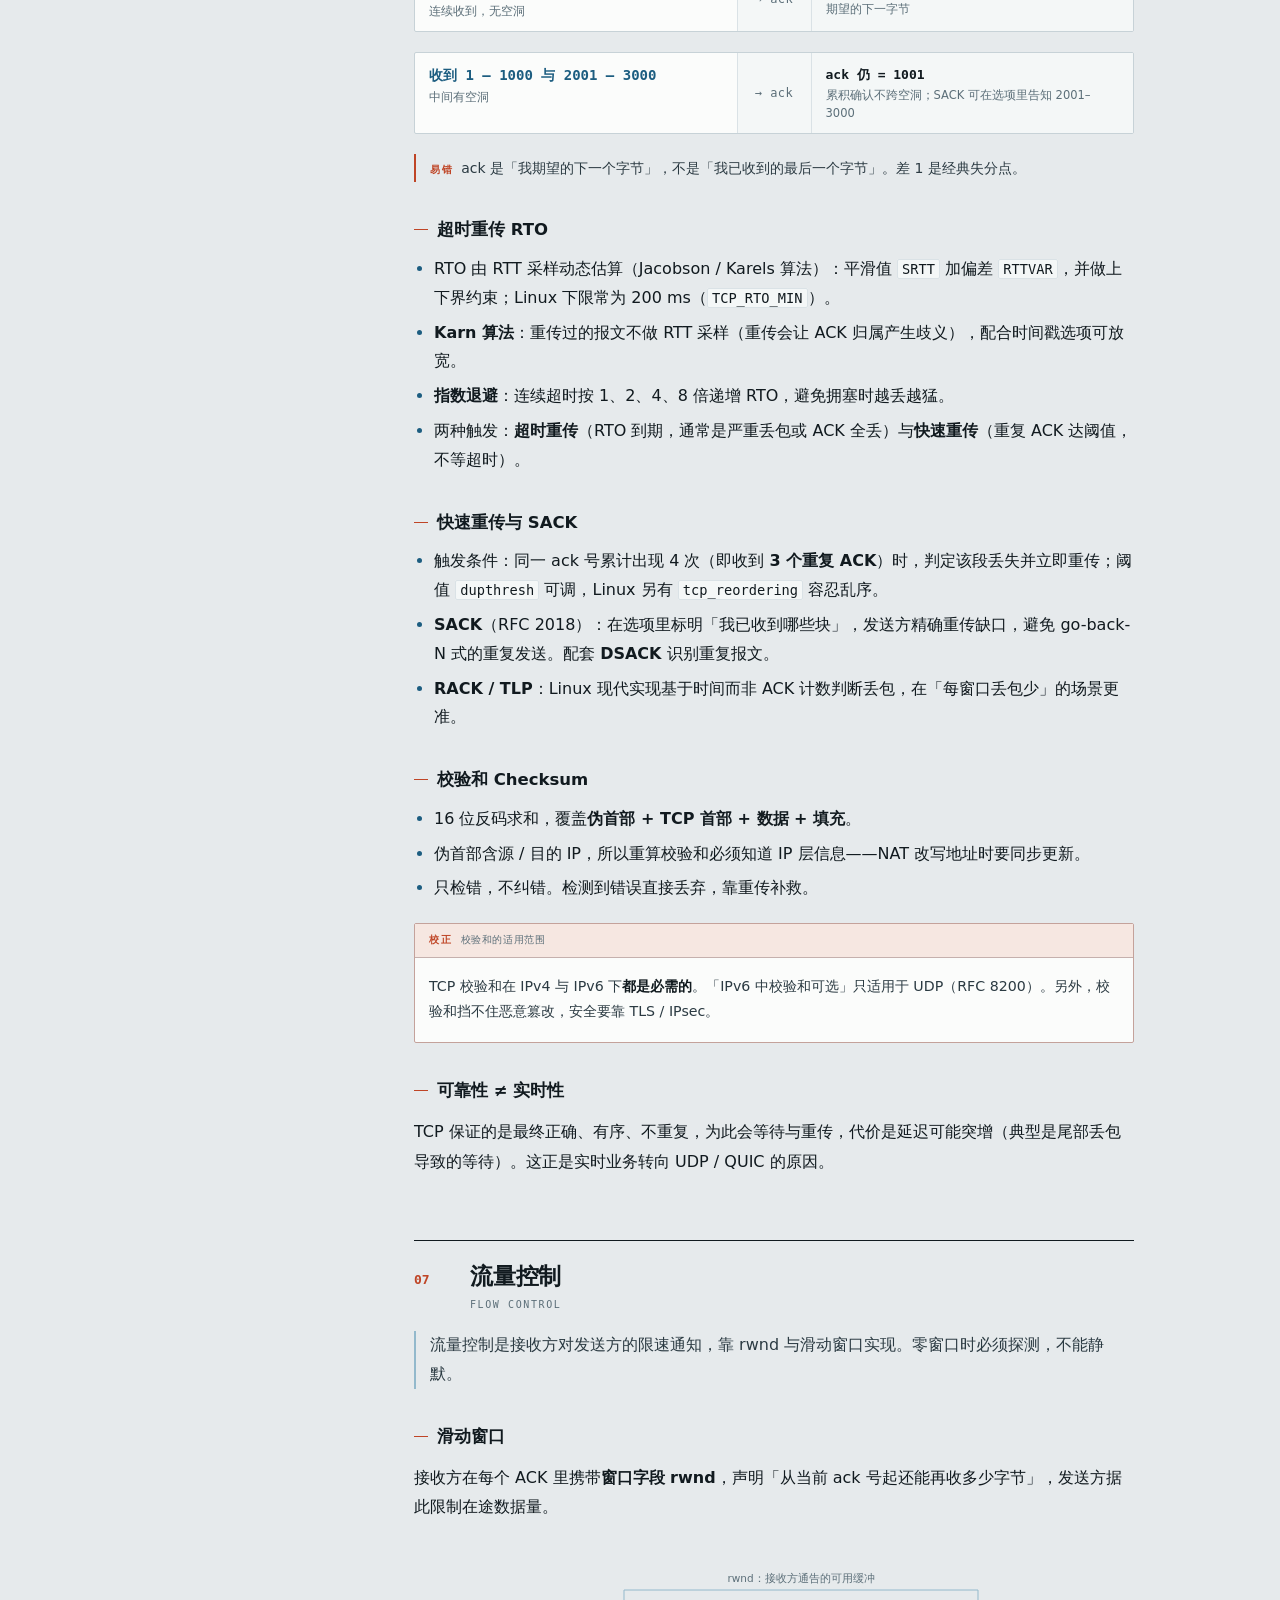
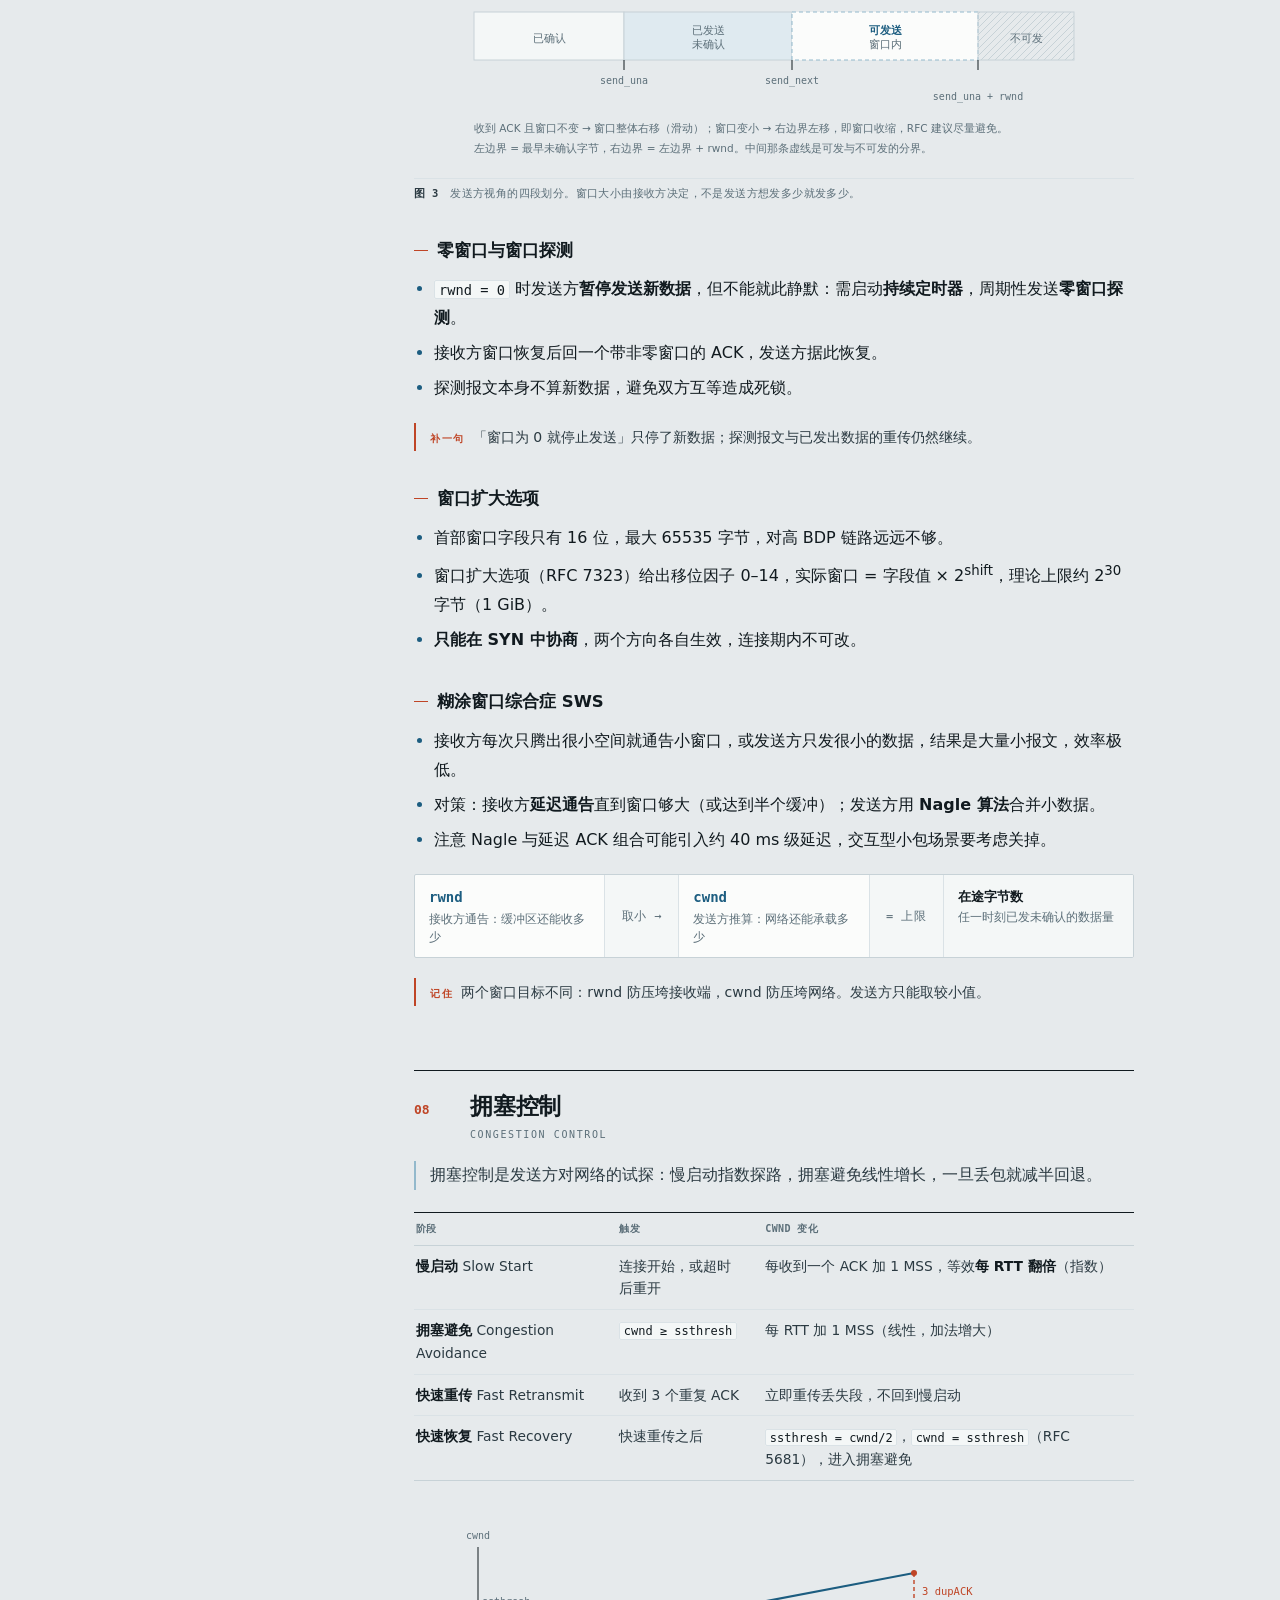
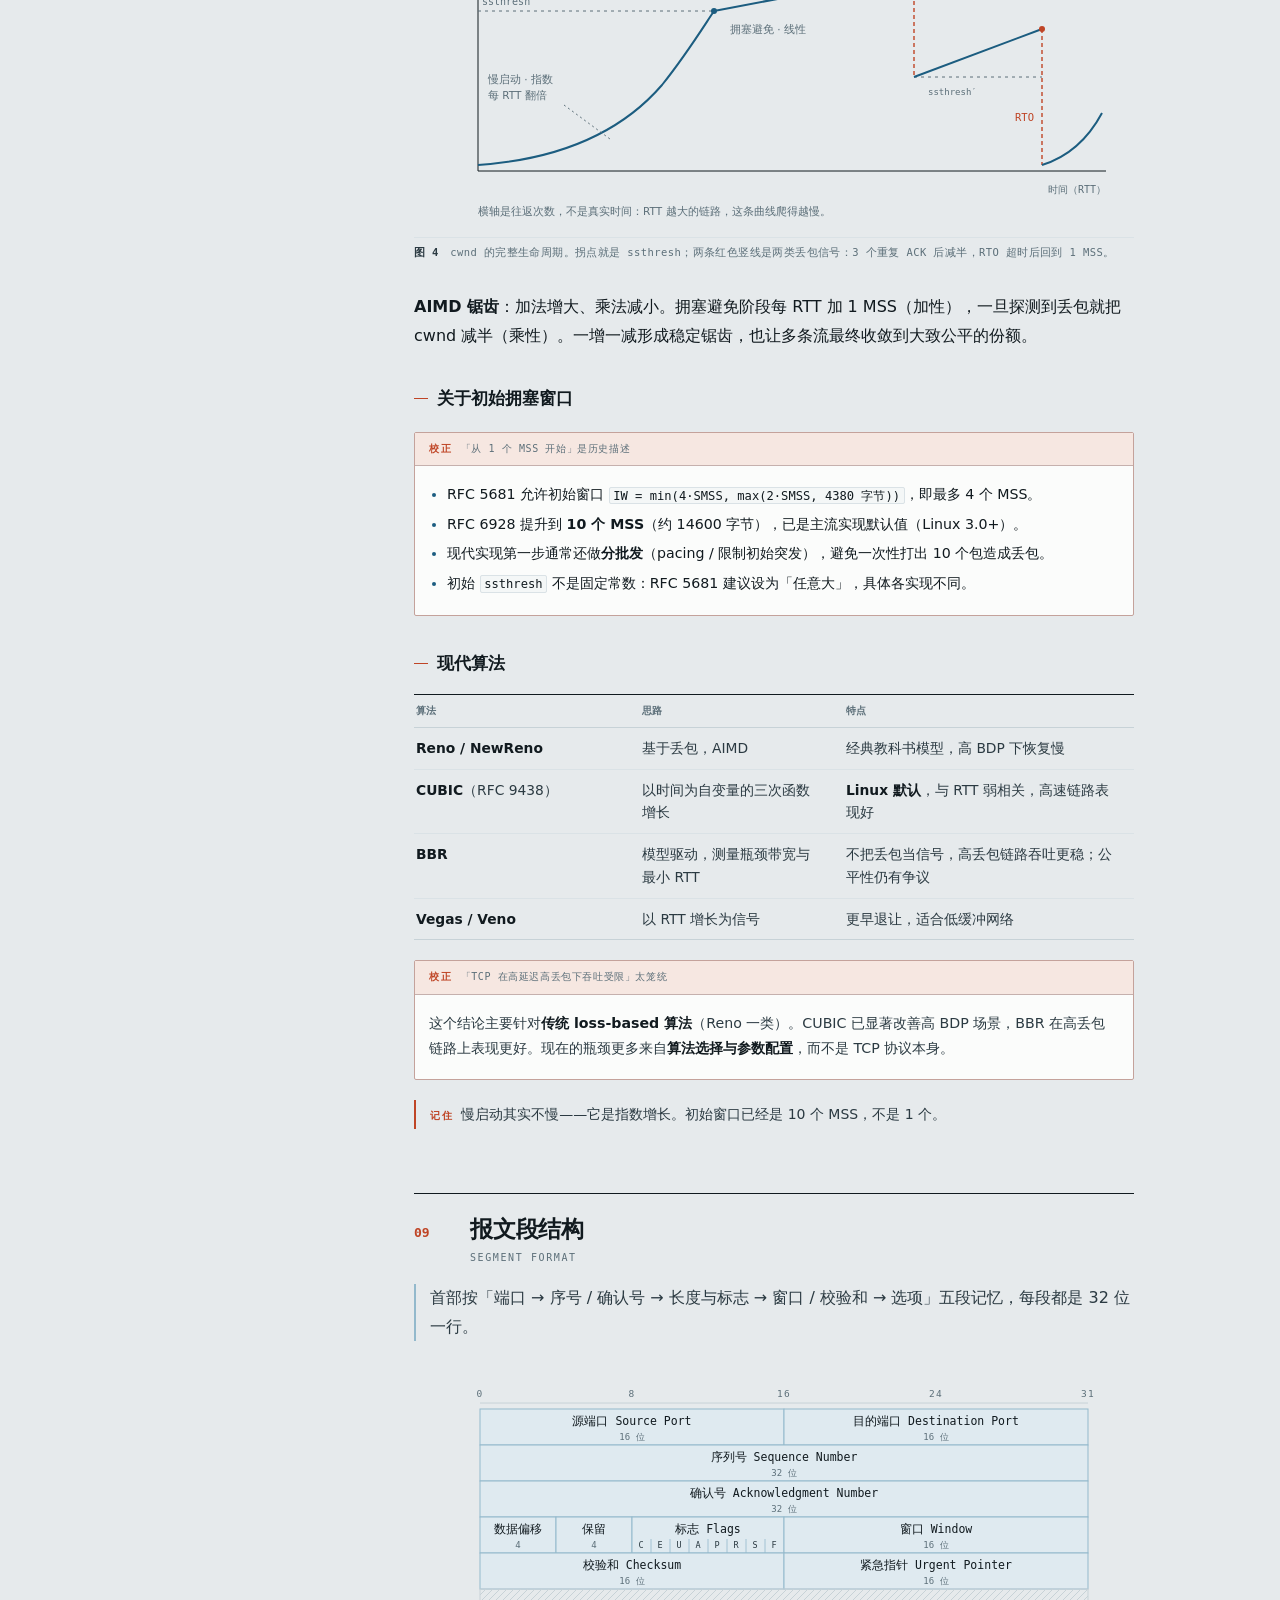
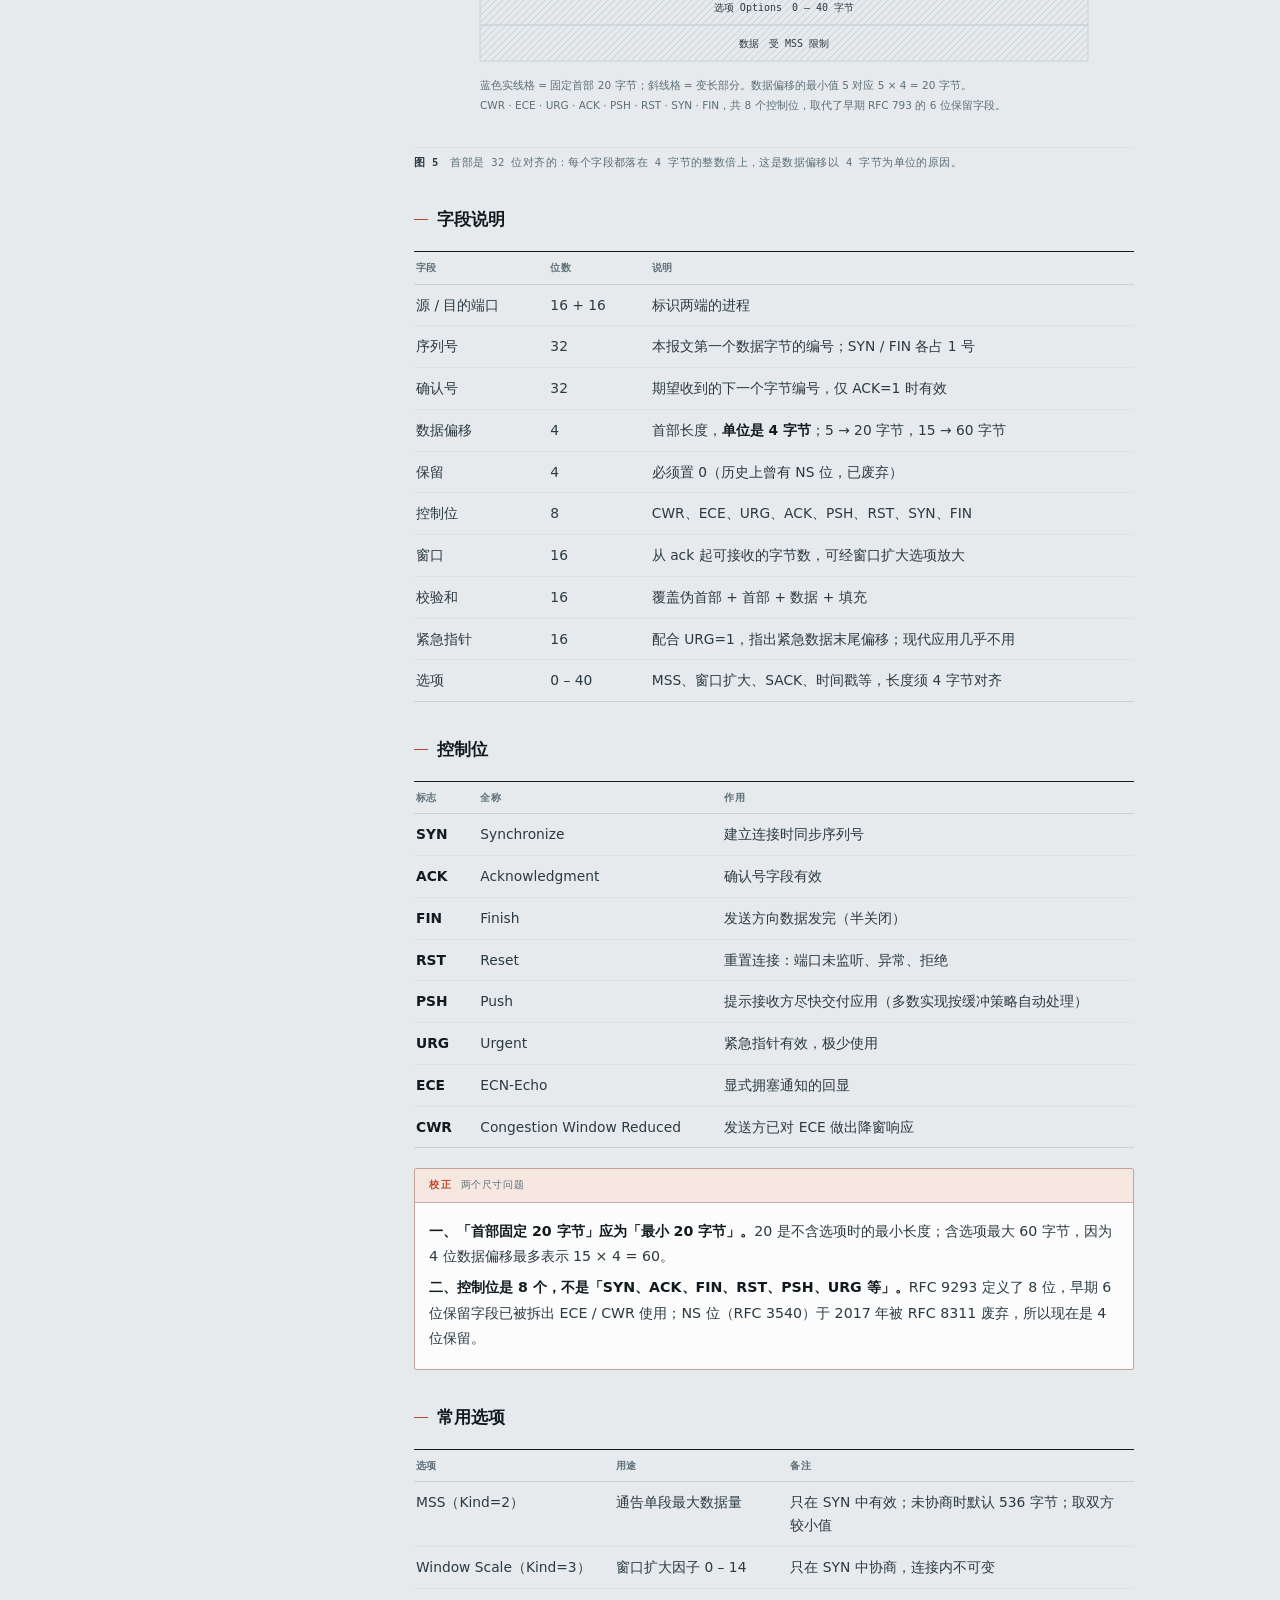
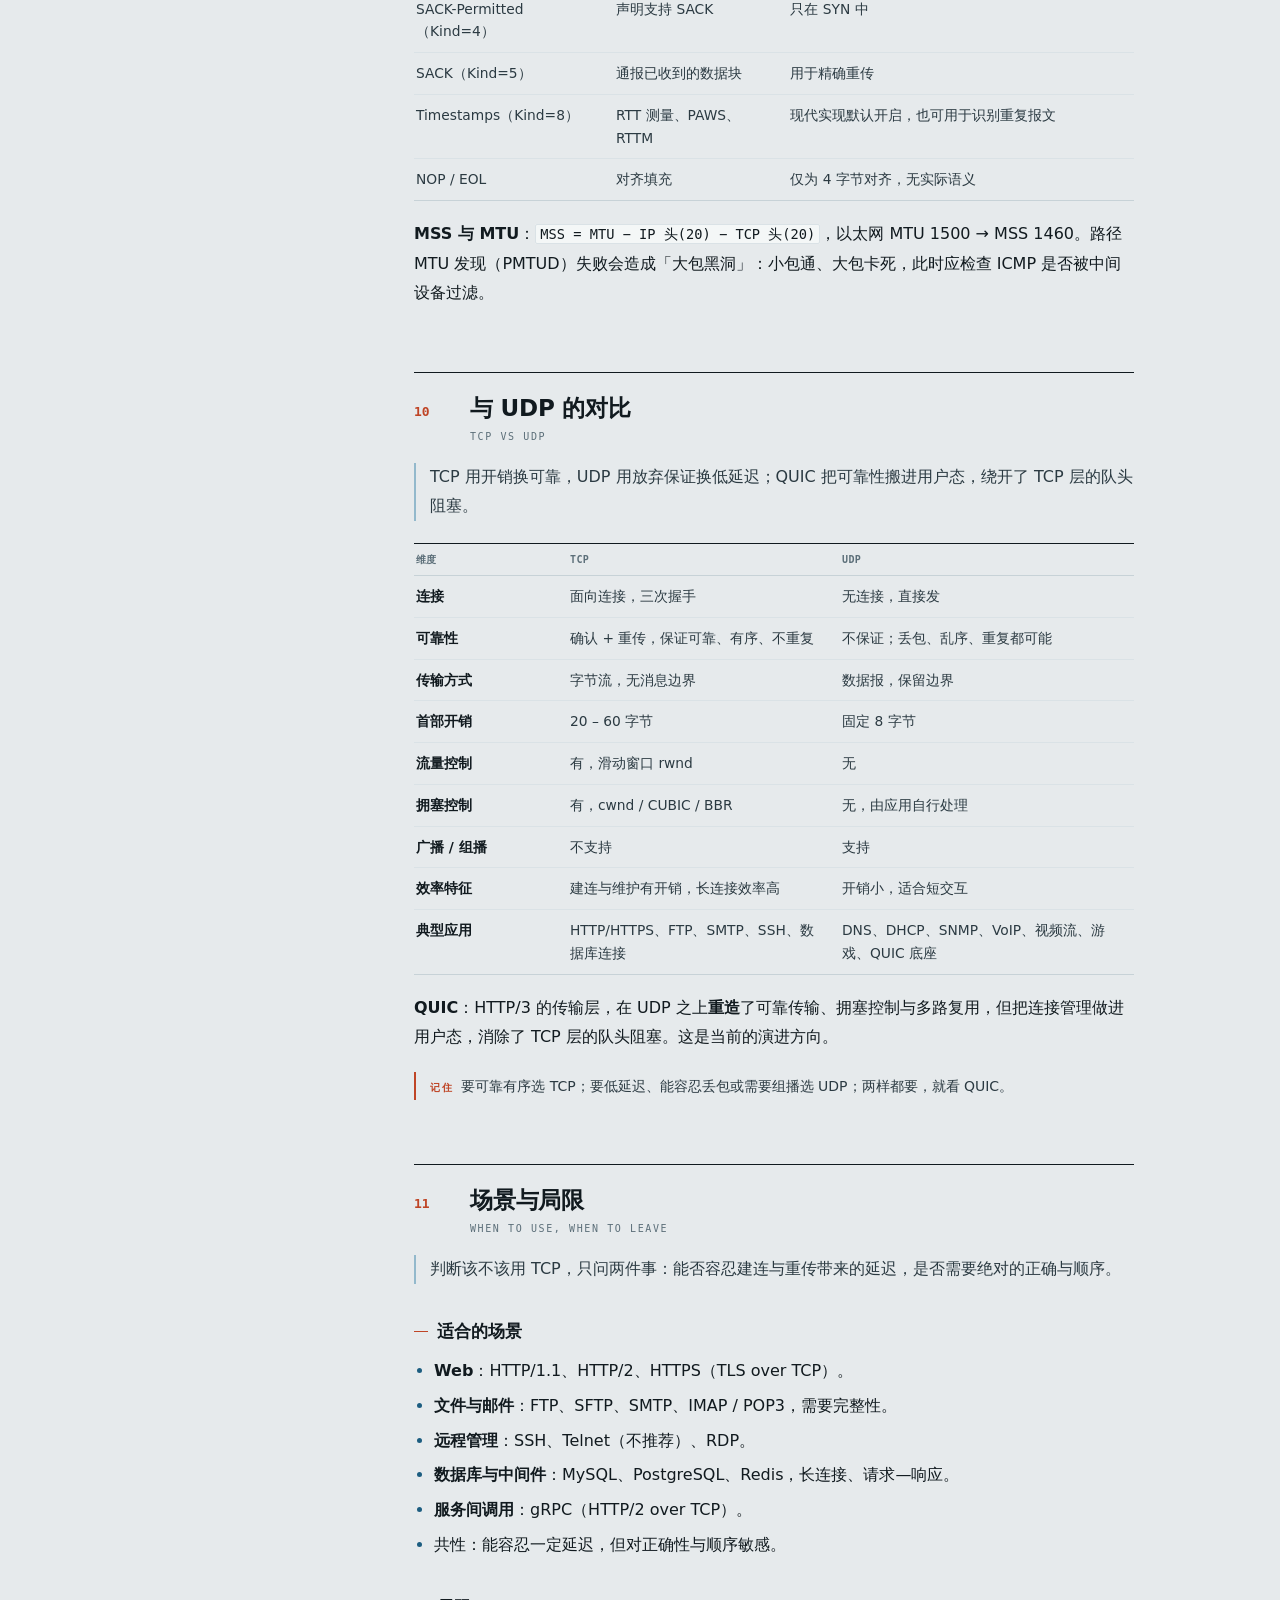
<file: notes/tcp-protocol-notes.html>
<!DOCTYPE html>
<html lang="zh-CN" data-theme="light">
<head>
<meta charset="utf-8">
<meta name="viewport" content="width=device-width, initial-scale=1">
<meta name="robots" content="noindex, nofollow">
<title>TCP 协议学习笔记 · RFC 9293 基准</title>
<meta name="description" content="TCP 协议笔记：三次握手、四次挥手、可靠传输、流量控制、拥塞控制、报文段结构、UDP 对比、易错点与自测。">
<style>
:root{
  --paper:#e6eaec; --paper-2:#eef1f2;
  --card:#fbfcfb; --card-2:#f4f7f7;
  --ink:#111a1f; --ink-2:#2b3a42; --muted:#5c6f79;
  --rule:#c7d2d7; --rule-soft:#dae2e6;
  --blue:#1c5d80; --blue-soft:#dfeaf0; --blue-line:#93b9cc;
  --red:#bf4526; --red-soft:#f6e7e1;
  --mono:"Cascadia Mono","Cascadia Code","JetBrains Mono",Consolas,"DejaVu Sans Mono",ui-monospace,monospace;
  --sans:"Segoe UI","PingFang SC","Hiragino Sans GB","Microsoft YaHei",system-ui,-apple-system,sans-serif;
  --doc:720px;
}
[data-theme="dark"]{
  --paper:#0c1114; --paper-2:#111a1f;
  --card:#131c21; --card-2:#172228;
  --ink:#e3ebef; --ink-2:#c6d3da; --muted:#8b9ba4;
  --rule:#26323a; --rule-soft:#1d272d;
  --blue:#7fb8d8; --blue-soft:#14262f; --blue-line:#33607a;
  --red:#e28062; --red-soft:#2a1a15;
}
*{box-sizing:border-box}
html{-webkit-text-size-adjust:100%;scroll-behavior:smooth}
body{
  margin:0;background:var(--paper);color:var(--ink);
  font-family:var(--sans);font-size:16px;line-height:1.85;
  -webkit-font-smoothing:antialiased;
  transition:background-color .18s ease,color .18s ease;
}
@media (prefers-reduced-motion:reduce){html{scroll-behavior:auto}*{transition:none!important;animation:none!important}}
::selection{background:var(--blue-soft);color:var(--ink)}
a{color:var(--blue);text-decoration:none;border-bottom:1px solid color-mix(in srgb,var(--blue) 35%,transparent)}
a:hover{border-bottom-color:var(--blue)}
#progress{position:fixed;top:0;left:0;height:2px;width:0;background:var(--red);z-index:90;transition:width .12s linear}

/* ============ 左侧书脊 ============ */
.rail{
  position:fixed;top:0;left:0;bottom:0;width:268px;z-index:60;
  background:var(--paper);border-right:1px solid var(--rule);
  overflow-y:auto;scrollbar-width:thin;scrollbar-color:var(--rule) transparent;
}
.rail-in{padding:30px 22px 40px 24px}
.plate{border-bottom:2px solid var(--ink);padding-bottom:12px;margin-bottom:22px}
.plate .mk{font-family:var(--mono);font-size:10px;letter-spacing:2.6px;color:var(--muted);text-transform:uppercase}
.plate h2{margin:6px 0 2px;font-size:15.5px;line-height:1.45;font-weight:700;letter-spacing:.1px}
.plate p{margin:0;font-family:var(--mono);font-size:10px;letter-spacing:1.2px;color:var(--muted)}
.grp{margin:0 0 18px}
.grp-t{font-family:var(--mono);font-size:9.5px;letter-spacing:2.2px;color:var(--muted);margin:0 0 7px;text-transform:uppercase}
nav{display:flex;flex-direction:column}
nav a{
  display:grid;grid-template-columns:26px 1fr;gap:8px;align-items:baseline;
  padding:3.5px 0 3.5px 0;border:0;border-left:2px solid transparent;
  font-size:13px;line-height:1.5;color:var(--ink-2);padding-left:8px;margin-left:-10px;
}
nav a .n{font-family:var(--mono);font-size:10.5px;color:var(--muted);letter-spacing:.4px}
nav a:hover{color:var(--ink);background:var(--paper-2)}
nav a.on{color:var(--ink);font-weight:600;border-left-color:var(--red);background:var(--card)}
nav a.on .n{color:var(--red)}
nav a.on .t::after{content:"";display:inline-block;width:5px;height:5px;background:var(--red);margin-left:7px;vertical-align:middle}
.rail-foot{margin-top:26px;padding-top:14px;border-top:1px solid var(--rule);font-size:11.5px;line-height:1.7;color:var(--muted)}
.rail-foot a{display:inline-block;margin-bottom:4px;font-size:12px}
.rail-foot em{display:block;font-style:normal;font-family:var(--mono);font-size:10px;letter-spacing:.3px;margin-top:8px;color:var(--muted)}

/* ============ 移动端顶栏 ============ */
.top{display:none;position:fixed;top:0;left:0;right:0;height:50px;z-index:70;
  background:color-mix(in srgb,var(--paper) 92%,transparent);backdrop-filter:blur(8px);
  border-bottom:1px solid var(--rule);align-items:center;justify-content:space-between;padding:0 14px}
.top b{font-size:13.5px;font-weight:600;letter-spacing:.2px}
.tbtn{height:30px;padding:0 10px;border:1px solid var(--rule);background:var(--card);color:var(--ink);
  font-family:var(--mono);font-size:11.5px;border-radius:2px;cursor:pointer}
#veil{display:none;position:fixed;inset:0;background:rgba(8,14,18,.42);z-index:59}

/* ============ 正文 ============ */
main{margin-left:268px;display:flex;justify-content:center}
.doc{width:100%;max-width:var(--doc);min-width:0;padding:64px 0 120px}
@media(max-width:1240px){.doc{padding:56px 32px 110px}}

/* 封面 */
.cover{margin-bottom:64px}
.cover .kick{font-family:var(--mono);font-size:10px;letter-spacing:2.6px;color:var(--red);text-transform:uppercase;margin:0 0 18px}
.cover h1{margin:0;font-size:clamp(30px,4.2vw,44px);line-height:1.18;font-weight:700;letter-spacing:-.6px}
.cover .sub{margin:14px 0 0;color:var(--ink-2);font-size:15.5px;line-height:1.8;max-width:34em}
.spec{display:grid;grid-template-columns:repeat(4,1fr);gap:0;margin:32px 0 0;border-top:1px solid var(--ink);border-bottom:1px solid var(--rule)}
.spec div{padding:11px 12px 10px 0;border-right:1px solid var(--rule-soft)}
.spec div:last-child{border-right:0}
.spec dt{font-family:var(--mono);font-size:9.5px;letter-spacing:1.6px;color:var(--muted);text-transform:uppercase;margin:0 0 3px}
.spec dd{margin:0;font-size:13px;line-height:1.5;color:var(--ink)}
.spec dd b{font-family:var(--mono);font-size:15px;font-weight:700;letter-spacing:-.3px}
.tools{display:flex;gap:8px;flex-wrap:wrap;margin-top:20px}
.tool{display:inline-flex;align-items:center;gap:6px;height:32px;padding:0 12px;border:1px solid var(--rule);
  background:var(--card);color:var(--ink-2);font-family:var(--mono);font-size:11.5px;border-radius:2px;cursor:pointer}
.tool:hover{border-color:var(--ink);color:var(--ink)}
.tool svg{width:13px;height:13px;stroke:currentColor;fill:none;stroke-width:1.7}

/* 章节 */
section{scroll-margin-top:24px}
section>h2{
  display:grid;grid-template-columns:44px 1fr;gap:0 12px;align-items:baseline;
  margin:64px 0 0;padding-top:20px;border-top:1px solid var(--ink);
  font-size:23px;line-height:1.35;font-weight:700;letter-spacing:-.2px;
}
section>h2 .n{font-family:var(--mono);font-size:13px;font-weight:600;color:var(--red);letter-spacing:0}
section>h2 .en{grid-column:2;font-family:var(--mono);font-size:10px;letter-spacing:1.6px;color:var(--muted);
  text-transform:uppercase;font-weight:400;margin-top:5px;line-height:1.6}
h3{margin:36px 0 8px;font-size:16.5px;line-height:1.5;font-weight:700;letter-spacing:0;
  display:flex;gap:9px;align-items:baseline;scroll-margin-top:24px}
h3::before{content:"";flex:0 0 14px;height:1px;background:var(--red);transform:translateY(-5px)}
h3 code{font-size:13px}

.lede{margin:18px 0 22px;padding-left:14px;border-left:2px solid var(--blue-line);
  font-size:16px;line-height:1.8;color:var(--ink-2)}
p{margin:13px 0}
article ul,article ol{margin:12px 0;padding-left:20px}
li{margin:6px 0;line-height:1.8}
ul li::marker{color:var(--blue)}
ol li::marker{font-family:var(--mono);font-size:.85em;color:var(--muted)}
li>ul{margin:5px 0}
strong{font-weight:600;color:var(--ink)}
em{font-style:normal;background:linear-gradient(transparent 62%,var(--blue-soft) 62%);padding:0 1px}
code{
  font-family:var(--mono);font-size:.855em;background:var(--card-2);border:1px solid var(--rule-soft);
  border-radius:2px;padding:.06em .3em;color:var(--ink);overflow-wrap:anywhere;
}

/* 结论条 */
.claims{margin:16px 0;border-top:1px solid var(--rule)}
.claims div{display:grid;grid-template-columns:132px 1fr;gap:0 16px;padding:11px 0;border-bottom:1px solid var(--rule-soft)}
.claims b{font-size:13.5px;font-weight:700;line-height:1.7;color:var(--ink)}
.claims span{font-size:15px;line-height:1.75;color:var(--ink-2)}

/* 小注 / 校正 */
.note{margin:20px 0;padding:2px 0 2px 14px;border-left:2px solid var(--red);font-size:14px;line-height:1.75;color:var(--ink-2)}
.note b{font-family:var(--mono);font-size:10px;letter-spacing:1.6px;color:var(--red);margin-right:8px;text-transform:uppercase}
.fix{margin:20px 0;border:1px solid color-mix(in srgb,var(--red) 34%,var(--rule));background:var(--card);border-radius:2px}
.fix-h{display:flex;align-items:center;gap:8px;padding:7px 14px;border-bottom:1px solid color-mix(in srgb,var(--red) 24%,var(--rule));background:var(--red-soft)}
.fix-h b{font-family:var(--mono);font-size:10px;letter-spacing:1.8px;color:var(--red);text-transform:uppercase}
.fix-h span{font-family:var(--mono);font-size:10px;letter-spacing:.6px;color:var(--muted)}
.fix-b{padding:10px 14px 12px}
.fix-b p{margin:6px 0;font-size:14.2px;line-height:1.78;color:var(--ink-2)}
.fix-b ul{margin:6px 0;padding-left:18px}
.fix-b li{font-size:14.2px;margin:4px 0}

/* 表格 */
.tw{overflow-x:auto;margin:18px 0;border-top:1px solid var(--ink)}
table{border-collapse:collapse;width:100%;min-width:540px;font-size:13.8px;line-height:1.65}
th{font-family:var(--mono);font-size:10px;letter-spacing:.4px;text-transform:uppercase;color:var(--muted);
  font-weight:600;text-align:left;padding:8px 12px 7px;border-bottom:1px solid var(--rule);white-space:nowrap;vertical-align:bottom}
td{padding:9px 12px;border-bottom:1px solid var(--rule-soft);vertical-align:top;color:var(--ink-2)}
tbody tr:last-child td{border-bottom:1px solid var(--rule)}
td:first-child,th:first-child{padding-left:2px}
td b{color:var(--ink);font-weight:600}
td code{font-size:12px}
.tw-flat table{min-width:0}

/* 栈 / 等式条 */
.stack{display:flex;flex-wrap:wrap;gap:0;margin:18px 0;border:1px solid var(--rule);border-radius:2px;overflow:hidden}
.stack div{flex:1 1 130px;padding:9px 12px;border-right:1px solid var(--rule-soft);font-size:12.5px;line-height:1.5;color:var(--ink-2);background:var(--card)}
.stack div:last-child{border-right:0}
.stack div b{display:block;font-family:var(--mono);font-size:12px;font-weight:600;letter-spacing:.3px;color:var(--ink)}
.stack div span{font-size:11px;color:var(--muted);font-family:var(--mono)}
.stack div.hot{background:var(--blue-soft);box-shadow:inset 0 -2px 0 var(--blue)}
.stack div.hot b{color:var(--blue)}

.eq{display:flex;align-items:stretch;gap:0;margin:20px 0;border:1px solid var(--rule);border-radius:2px;overflow:hidden;background:var(--card)}
.eq .in{flex:1 1 0;padding:10px 14px;border-right:1px solid var(--rule-soft)}
.eq .in b{display:block;font-family:var(--mono);font-size:14px;font-weight:700;color:var(--blue)}
.eq .in span{font-size:11.5px;color:var(--muted);line-height:1.55;display:block}
.eq .mid{flex:0 0 74px;display:flex;align-items:center;justify-content:center;font-family:var(--mono);font-size:12px;
  letter-spacing:.5px;color:var(--muted);background:var(--card-2);border-right:1px solid var(--rule-soft)}
.eq .out{flex:1 1 0;padding:10px 14px;background:var(--card-2)}
.eq .out b{display:block;font-family:var(--mono);font-size:13px;font-weight:700;color:var(--ink)}
.eq .out span{font-size:11.5px;color:var(--muted);line-height:1.55;display:block}

/* 图 */
.fig{margin:26px 0 30px}
.fig svg{display:block;width:100%;height:auto;overflow:visible}
.fig figcaption{margin-top:10px;font-family:var(--mono);font-size:10.5px;letter-spacing:.4px;color:var(--muted);line-height:1.7;
  border-top:1px solid var(--rule-soft);padding-top:6px}
.fig figcaption b{color:var(--ink-2);font-weight:600}
.sv{font-family:var(--mono);font-size:11.5px;fill:var(--ink)}
.sv-m{font-family:var(--mono);font-size:10px;fill:var(--muted)}
.sv-l{font-family:var(--mono);font-size:9.5px;letter-spacing:1.4px;fill:var(--muted)}
.sv-b{font-family:var(--mono);font-size:11px;font-weight:700;fill:var(--blue)}
.sv-r{font-family:var(--mono);font-size:10.5px;fill:var(--red)}
.sv-n{font-family:var(--mono);font-size:9px;fill:var(--muted)}
.sv-h{font-family:var(--sans);font-size:9.5px;letter-spacing:1.5px;fill:var(--muted)}
.sv-c{font-family:var(--sans);font-size:10.5px;fill:var(--muted)}
.sv-cr{font-family:var(--sans);font-size:11px;fill:var(--red)}
.sv-chip{font-family:var(--mono);font-size:9.5px;font-weight:700;fill:var(--paper)}

/* 代码 */
.codeblock{margin:18px 0;border:1px solid var(--rule);border-radius:2px;overflow:hidden;background:var(--card)}
.cb-h{display:flex;align-items:center;gap:10px;padding:6px 10px 6px 12px;border-bottom:1px solid var(--rule-soft);background:var(--card-2)}
.cb-h span{font-family:var(--mono);font-size:9.5px;letter-spacing:1.6px;color:var(--muted);text-transform:uppercase}
.cp{margin-left:auto;border:1px solid var(--rule);background:var(--card);color:var(--muted);border-radius:2px;
  padding:1px 9px;font-family:var(--mono);font-size:10.5px;cursor:pointer}
.cp:hover{color:var(--ink);border-color:var(--ink)}
.cp.ok{color:var(--blue);border-color:var(--blue)}
.codeblock pre{margin:0;padding:13px 14px;overflow-x:auto}
.codeblock code{display:block;background:none;border:0;padding:0;font-size:12.6px;line-height:1.72;white-space:pre;color:var(--ink)}
.tc{color:var(--muted);font-style:italic}
.tk{color:var(--blue)}

/* 易错点 */
.errs{margin:16px 0;border-top:1px solid var(--rule)}
.errs div{display:grid;grid-template-columns:20px 1fr;gap:0 10px;align-items:baseline;padding:10px 0;border-bottom:1px solid var(--rule-soft)}
.errs i{font-family:var(--mono);font-style:normal;font-size:12px;color:var(--red);line-height:1.8}
.errs p{margin:0;font-size:14.6px;line-height:1.75}
.errs s{text-decoration-color:color-mix(in srgb,var(--red) 55%,transparent);color:var(--muted)}
.errs b{color:var(--ink)}
.errs span{color:var(--muted);font-size:13.5px}

/* 辨析 */
.diffs{margin:16px 0}
.diffs div{padding:10px 0;border-bottom:1px solid var(--rule-soft)}
.diffs dt{font-family:var(--mono);font-size:12.5px;font-weight:700;color:var(--red);letter-spacing:.3px}
.diffs dd{margin:3px 0 0;font-size:14.2px;line-height:1.72;color:var(--ink-2)}

/* 自测 */
.quiz{margin:18px 0;border-top:1px solid var(--rule)}
.q{display:grid;grid-template-columns:26px minmax(0,1fr) auto;column-gap:12px;align-items:start;
  padding:15px 0;border-bottom:1px solid var(--rule-soft)}
.q-t{display:contents}
.q-t i{font-family:var(--mono);font-style:normal;font-size:10.5px;color:var(--muted);line-height:1.9;padding-top:4px}
.q-t span{grid-column:2;font-size:14.8px;line-height:1.78}
.rv{grid-column:3;grid-row:1;margin:2px 0 0;font-family:var(--mono);font-size:10.5px;letter-spacing:.6px;
  color:var(--blue);background:none;border:1px solid var(--blue-line);border-radius:2px;
  padding:1px 8px;line-height:1.6;white-space:nowrap;cursor:pointer}
.rv:hover{background:var(--blue-soft)}
.a{grid-column:2/4;display:none;margin:10px 0 2px;padding:9px 12px;background:var(--card);border-left:2px solid var(--blue);
  font-size:13.8px;line-height:1.78;color:var(--ink-2)}
.q.open .a{display:block}

footer{margin-top:56px;padding-top:16px;border-top:1px solid var(--ink);font-family:var(--mono);
  font-size:10.5px;letter-spacing:.3px;line-height:1.9;color:var(--muted)}

#up{position:fixed;right:22px;bottom:22px;width:36px;height:36px;border:1px solid var(--rule);background:var(--card);
  color:var(--ink-2);cursor:pointer;border-radius:2px;display:flex;align-items:center;justify-content:center;
  opacity:0;visibility:hidden;transform:translateY(6px);transition:.18s;z-index:58}
#up.show{opacity:1;visibility:visible;transform:none}
#up svg{width:14px;height:14px;stroke:currentColor;fill:none;stroke-width:2}

/* ============ 响应式 ============ */
@media(max-width:1120px){
  .rail{transform:translateX(-100%);transition:transform .22s ease;box-shadow:0 0 40px rgba(0,0,0,.16);background:var(--paper)}
  body.open .rail{transform:none}
  body.open #veil{display:block}
  .top{display:flex}
  main{margin-left:0}
  .doc{padding:74px 20px 100px}
  section{scroll-margin-top:66px}
  .spec{grid-template-columns:repeat(2,1fr)}
  .spec div:nth-child(2){border-right:0}
  .spec div:nth-child(n+3){border-top:1px solid var(--rule-soft)}
}
@media(max-width:640px){
  body{font-size:15.5px}
  .cover h1{font-size:29px;letter-spacing:-.4px}
  h2{grid-template-columns:34px 1fr;font-size:19.5px;margin-top:50px}
  h3{font-size:15.5px}
  .claims div{grid-template-columns:1fr;gap:2px}
  .table-wrap table,.tw table{min-width:520px}
  .eq{flex-wrap:wrap}
  .eq .mid{flex:1 1 100%;border-right:0;border-top:1px solid var(--rule-soft);border-bottom:1px solid var(--rule-soft);padding:5px}
  .eq .in,.eq .out{flex:1 1 45%;border-right:0}
  .errs div{grid-template-columns:14px 1fr}
  #up{right:14px;bottom:14px}
}

@media print{
  @page{margin:15mm 14mm}
  html,body{background:#fff!important;color:#111!important}
  #progress,.rail,.top,#veil,#up,.tools,.cp,.rv{display:none!important}
  main{margin:0;display:block}
  .doc{max-width:none;padding:0}
  .cover{margin-bottom:22px}
  .spec{border-color:#999}
  h2{font-size:14pt;margin-top:20pt;break-after:avoid;border-top:1px solid #333}
  h3{font-size:11pt;break-after:avoid}
  .lede,.note,.fix,.fig,.q-break{break-inside:avoid}
  .a{display:block!important}
  table{min-width:0;font-size:8.6pt}
  .tw{overflow:visible}
  .codeblock code{font-size:8.6pt;white-space:pre-wrap}
  .fig svg{width:100%}
  a{color:#111;border:0}
}
</style>
</head>
<body>
<style>
  .lib-return{position:fixed;z-index:850;top:56px;left:10px;display:inline-flex;align-items:center;gap:5px;
    padding:6px 11px;border-radius:9px;background:rgba(47,98,143,.95);color:#fff;font-size:12.5px;
    font-weight:700;text-decoration:none;box-shadow:0 4px 14px rgba(0,0,0,.25);line-height:1.3;}
  .lib-return:hover{background:#2f628f;}
  @media (min-width:901px){.lib-return{top:2px;left:278px;}}
  @media print{.lib-return{display:none;}}
</style>
<a class="lib-return" href="../index.html">← 复习阅读库</a>
<div id="progress"></div>
<div id="veil"></div>

<div class="top">
  <b>TCP 协议学习笔记</b>
  <div style="display:flex;gap:6px">
    <button class="tbtn" id="menuBtn" type="button">目录</button>
  </div>
</div>

<aside class="rail">
  <div class="rail-in">
    <div class="plate">
      <p class="mk">RFC 9293</p>
      <h2>TCP 协议学习笔记</h2>
      <p>TRANSMISSION CONTROL PROTOCOL</p>
    </div>

    <div class="grp">
      <p class="grp-t">速览</p>
      <nav>
        <a href="#s1" data-t="s1"><span class="n">01</span><span class="t">五分钟速览</span></a>
      </nav>
    </div>

    <div class="grp">
      <p class="grp-t">机制</p>
      <nav>
        <a href="#s2" data-t="s2"><span class="n">02</span><span class="t">定位与术语</span></a>
        <a href="#s3" data-t="s3"><span class="n">03</span><span class="t">四个核心特点</span></a>
        <a href="#s4" data-t="s4"><span class="n">04</span><span class="t">三次握手</span></a>
        <a href="#s5" data-t="s5"><span class="n">05</span><span class="t">四次挥手</span></a>
        <a href="#s6" data-t="s6"><span class="n">06</span><span class="t">可靠传输</span></a>
        <a href="#s7" data-t="s7"><span class="n">07</span><span class="t">流量控制</span></a>
        <a href="#s8" data-t="s8"><span class="n">08</span><span class="t">拥塞控制</span></a>
        <a href="#s9" data-t="s9"><span class="n">09</span><span class="t">报文段结构</span></a>
      </nav>
    </div>

    <div class="grp">
      <p class="grp-t">边界</p>
      <nav>
        <a href="#s10" data-t="s10"><span class="n">10</span><span class="t">与 UDP 对比</span></a>
        <a href="#s11" data-t="s11"><span class="n">11</span><span class="t">场景与局限</span></a>
      </nav>
    </div>

    <div class="grp">
      <p class="grp-t">备考</p>
      <nav>
        <a href="#s12" data-t="s12"><span class="n">12</span><span class="t">易错点与面试</span></a>
        <a href="#s13" data-t="s13"><span class="n">13</span><span class="t">参数速查</span></a>
        <a href="#s14" data-t="s14"><span class="n">14</span><span class="t">自测十题</span></a>
        <a href="#s15" data-t="s15"><span class="n">15</span><span class="t">动手验证</span></a>
      </nav>
    </div>

    <div class="grp">
      <p class="grp-t">附录</p>
      <nav>
        <a href="#s16" data-t="s16"><span class="n">16</span><span class="t">旧说法对照</span></a>
      </nav>
    </div>

    <div class="rail-foot">
      <a href="tcp-flow-chart.html">→ 配套：TCP 开发流程图</a>
      <em>单文件 · 离线可用<br>明暗双主题 · 可打印为 PDF</em>
    </div>
  </div>
</aside>

<main>
<div class="doc">

<header class="cover">
  <p class="kick">传输层 / RFC 9293 / 2022</p>
  <h1>TCP 协议<br>学习笔记</h1>
  <p class="sub">一份可以查、可以背、可以对着抓包核对的笔记。先读速览拿下结论，再按机制逐层下沉，最后用十道自测题和几条命令收口。</p>
  <dl class="spec">
    <div><dt>技术基准</dt><dd><b>RFC 9293</b><br>取代 RFC 793</dd></div>
    <div><dt>章节</dt><dd><b>16</b> 节<br>5 组</dd></div>
    <div><dt>阅读</dt><dd><b>25</b> 分钟<br>速览 5 分钟</dd></div>
    <div><dt>图示</dt><dd><b>5</b> 张<br>全部矢量绘制</dd></div>
  </dl>
  <div class="tools">
    <button class="tool" id="printBtn" type="button">
      <svg viewBox="0 0 24 24"><path d="M6 9V3h12v6M6 18H4v-6h16v6h-2"/><rect x="7" y="14" width="10" height="7"/></svg>
      打印 / PDF
    </button>
    <a class="tool" href="tcp-flow-chart.html" style="border-bottom-width:1px">
      <svg viewBox="0 0 24 24"><rect x="3" y="3" width="7" height="6" rx="1"/><rect x="14" y="15" width="7" height="6" rx="1"/><path d="M10 6h4v9"/></svg>
      开发流程图
    </a>
  </div>
</header>

<article>

<!-- ==================== 01 ==================== -->
<section id="s1">
  <h2><span class="n">01</span><span class="t">五分钟速览</span><span class="en">Seven conclusions · Seven anchors</span></h2>
  <p class="lede">七条结论加七个锚点，先背熟。细节留到后面按需回查，不必一次读完。</p>

  <p><strong>一句话定义</strong>：传输控制协议（Transmission Control Protocol，TCP）是 TCP/IP 模型传输层上面向连接的、可靠的、基于字节流的传输协议。向上，它给应用提供<strong>进程到进程</strong>的通信；向下，它把字节交给 IP 逐跳转发。</p>

  <div class="claims">
    <div><b>连接是逻辑的</b><span>没有物理链路。两端各自维护一套状态机：序列号、窗口、定时器、缓冲区。</span></div>
    <div><b>建立三次，释放四次</b><span>本质是「双向 ISN 同步」与「双向关闭通知」必须各自完成一遍。</span></div>
    <div><b>可靠四件套</b><span>序列号定位、ACK 确认、超时重传补救、校验和查错。缺一样都不成立。</span></div>
    <div><b>字节流不是消息流</b><span>TCP 不保留应用层消息边界，粘包与拆包只能由应用层解决。</span></div>
    <div><b>两层窗口</b><span>接收方给的 rwnd、发送方算的 cwnd，任一时刻的在途上限 = min(rwnd, cwnd)。</span></div>
    <div><b>流控与拥塞是两件事</b><span>一个防压垮接收方，一个防压垮网络。目标不同，机制独立。</span></div>
    <div><b>可靠不等于实时</b><span>保证有序、不丢、不重，但延迟抖动与队头阻塞是它的结构性代价。</span></div>
  </div>

  <h3>记忆锚点</h3>
  <div class="tw tw-flat"><table>
    <thead><tr><th>锚点</th><th>内容</th></tr></thead>
    <tbody>
      <tr><td><b>握手口诀</b></td><td>SYN → SYN+ACK → ACK，三步，seq / ack 互相 +1</td></tr>
      <tr><td><b>挥伤口诀</b></td><td>FIN → ACK → FIN → ACK，四步，FIN 也占 1 个序号</td></tr>
      <tr><td><b>两个「1」</b></td><td>SYN 占 1 个序列号；FIN 占 1 个序列号</td></tr>
      <tr><td><b>只有一个 TIME_WAIT</b></td><td>只在<strong>主动关闭方</strong>，等 2MSL（Linux 固定 60 秒）</td></tr>
      <tr><td><b>头部两个数</b></td><td>最小 20 字节（偏移=5），最大 60 字节（选项 ≤ 40）</td></tr>
      <tr><td><b>窗口两个名</b></td><td>rwnd 接收方给，cwnd 发送方算，取小</td></tr>
      <tr><td><b>慢启动不慢</b></td><td>慢启动是<strong>指数</strong>增长，拥塞避免才是<strong>线性</strong>增长</td></tr>
    </tbody>
  </table></div>

  <p class="note"><b>记住</b>最该背下来的是第 4、5 节那两张图：握手与挥手的状态变迁。面试和抓包分析都从这里出题。</p>
</section>

<!-- ==================== 02 ==================== -->
<section id="s2">
  <h2><span class="n">02</span><span class="t">定位与术语</span><span class="en">Where TCP sits</span></h2>
  <p class="lede">TCP 解决的是「进程到进程」的可靠传输：端口定位进程，IP 负责逐跳转发。</p>

  <div class="stack">
    <div><b>应用层</b><span>HTTP / FTP / SSH</span></div>
    <div class="hot"><b>传输层</b><span>TCP / UDP</span></div>
    <div><b>网络层</b><span>IP</span></div>
    <div><b>链路层</b><span>Ethernet / Wi-Fi</span></div>
  </div>

  <p>TCP 对上层提供进程到进程的通信能力——靠<strong>端口号</strong>区分进程；对下把数据交给 IP，由 IP 负责逐跳转发。所以「端口」想进程，「IP」想主机与路由，两者分工不重叠。</p>

  <h3>关键术语</h3>
  <div class="tw"><table>
    <thead><tr><th>术语</th><th>英文 / 缩写</th><th>含义</th></tr></thead>
    <tbody>
      <tr><td>报文段</td><td>Segment</td><td>TCP 的协议数据单元；IP 层的对应物叫分组（Packet）</td></tr>
      <tr><td>序列号</td><td>Sequence Number, seq</td><td>本段第一个数据字节在字节流中的编号</td></tr>
      <tr><td>确认号</td><td>Acknowledgment, ack</td><td>期望收到的<strong>下一个</strong>字节的编号</td></tr>
      <tr><td>初始序列号</td><td>Initial Sequence Number, ISN</td><td>连接建立时随机选取的起始序号</td></tr>
      <tr><td>最大报文段长度</td><td>Maximum Segment Size, MSS</td><td>单段能承载的最大数据字节数，不含 TCP 首部</td></tr>
      <tr><td>最大传输单元</td><td>Maximum Transmission Unit, MTU</td><td>链路层单帧可承载的最大 IP 包长度</td></tr>
      <tr><td>接收窗口</td><td>Receive Window, rwnd</td><td>接收方通告的可用缓冲字节数</td></tr>
      <tr><td>拥塞窗口</td><td>Congestion Window, cwnd</td><td>发送方根据网络状况推算的可发送量</td></tr>
      <tr><td>慢启动阈值</td><td>Slow Start Threshold, ssthresh</td><td>慢启动与拥塞避免的分界点</td></tr>
      <tr><td>重传超时</td><td>Retransmission Timeout, RTO</td><td>等待 ACK 的时限，由 RTT 采样动态估算</td></tr>
      <tr><td>报文最大生存时间</td><td>Maximum Segment Lifetime, MSL</td><td>报文在网络中的最大存活时间</td></tr>
      <tr><td>半关闭</td><td>Half-Close</td><td>一方关闭发送方向，仍保留接收方向</td></tr>
      <tr><td>队头阻塞</td><td>Head-of-Line Blocking, HOL</td><td>前序数据未到，导致后续已到数据也无法交付</td></tr>
    </tbody>
  </table></div>
</section>

<!-- ==================== 03 ==================== -->
<section id="s3">
  <h2><span class="n">03</span><span class="t">四个核心特点</span><span class="en">Connection · Reliability · Byte-Stream · Duplex</span></h2>
  <p class="lede">四个特点不是四个并列功能，而是同一套机制在不同侧面上的样子。</p>

  <h3>面向连接 Connection-Oriented</h3>
  <ul>
    <li>通信前必须<strong>三次握手</strong>建立连接，通信结束后通常<strong>四次挥手</strong>释放。</li>
    <li>「连接」是逻辑连接：没有物理线路，只体现为两端各自维护的状态机——序列号、窗口、定时器、缓冲区。</li>
    <li>一条连接由<strong>四元组</strong>唯一确定：<code>(源 IP, 源端口, 目的 IP, 目的端口)</code>。</li>
  </ul>

  <h3>可靠传输 Reliable</h3>
  <ul>
    <li>确认机制：接收方对已正确收到的数据回 ACK。</li>
    <li>超时重传：RTO 到期仍未收到 ACK 就重传。</li>
    <li>序列号：检测丢失、乱序、重复。</li>
    <li>校验和：检测传输过程中的比特错误。</li>
    <li>在此之上还有<strong>快速重传</strong>与 <strong>SACK</strong> 提升恢复效率，见第 6 节。</li>
  </ul>

  <h3>基于字节流 Byte-Stream</h3>
  <ul>
    <li>TCP 把应用层数据看作<strong>无结构的字节序列</strong>，不保留任何消息边界。</li>
    <li>发送方有发送缓冲，接收方有接收缓冲；应用层的 <code>write()</code> 与网络上的分段是<strong>解耦</strong>的。</li>
    <li>由此产生两个现象：<strong>粘包</strong>（多次 <code>send</code> 被合并进一个报文段）与<strong>拆包</strong>（一次 <code>send</code> 被切成多段）。</li>
    <li>这类问题<strong>只能由应用层解决</strong>：定长、分隔符、长度字段，或者换用自带边界的协议。</li>
  </ul>

  <h3>全双工 Full-Duplex</h3>
  <ul>
    <li>双方可以<strong>同时</strong>发送与接收。</li>
    <li>两个方向<strong>各自独立</strong>维护序列号、窗口与定时器，所以关闭也必须两个方向分别关闭——这正是四次挥手与半关闭的根源。</li>
  </ul>

  <h3>半关闭 Half-Close</h3>
  <ul>
    <li><code>FIN</code> 的语义是「<strong>我这个方向没有数据要发了</strong>」，不是「连接断了」。</li>
    <li>发完 FIN 的一方仍可<strong>继续接收</strong>，这种状态叫半关闭。</li>
    <li>编程接口：<code>shutdown(fd, SHUT_WR)</code> 只关闭写方向并发 FIN；<code>close(fd)</code> 关闭整个描述符。</li>
    <li>HTTP/1.0 短连接、FTP 数据连接都是先半关闭、再等对端收尾。</li>
  </ul>

  <div class="fix">
    <div class="fix-h"><b>校正</b><span>「必须四次挥手」是教学简化</span></div>
    <div class="fix-b">
      <p>挥手次数取决于双方当时是否还有数据要发。若被动方已无数据可发，<strong>ACK 与 FIN 可以合并</strong>成一个报文段，实际呈现为三次挥手。所以「四次」是常见形态，不是协议强制次数。</p>
    </div>
  </div>

  <p class="note"><b>记住</b>全双工是四次挥手与半关闭的根源：两个方向各自独立关闭。</p>
</section>

<!-- ==================== 04 ==================== -->
<section id="s4">
  <h2><span class="n">04</span><span class="t">三次握手</span><span class="en">Three-Way Handshake</span></h2>
  <p class="lede">核心不是「打招呼」，而是双向同步 ISN 并锁定参数。第三次 ACK 是唯一能顺手带数据的握手报文。</p>

  <figure class="fig">
    <svg viewBox="0 0 720 320" role="img" aria-label="三次握手时序图：SYN、SYN+ACK、ACK 三步，两端状态从 CLOSED / LISTEN 到 ESTABLISHED">
      <defs>
        <marker id="ar" viewBox="0 0 10 10" refX="9" refY="5" markerWidth="7" markerHeight="7" orient="auto-start-reverse">
          <path d="M0,1 L9,5 L0,9 z" fill="var(--blue)"/>
        </marker>
        <marker id="arM" viewBox="0 0 10 10" refX="9" refY="5" markerWidth="7" markerHeight="7" orient="auto-start-reverse">
          <path d="M0,1 L9,5 L0,9 z" fill="var(--muted)"/>
        </marker>
      </defs>

      <text class="sv-h" x="200" y="22" text-anchor="middle">CLIENT 客户端</text>
      <text class="sv-h" x="520" y="22" text-anchor="middle">SERVER 服务端</text>
      <line x1="200" y1="34" x2="200" y2="300" stroke="var(--rule)" stroke-width="1" stroke-dasharray="3 4"/>
      <line x1="520" y1="34" x2="520" y2="300" stroke="var(--rule)" stroke-width="1" stroke-dasharray="3 4"/>

      <text class="sv-m" x="190" y="46" text-anchor="end">CLOSED</text>
      <text class="sv-m" x="530" y="46">LISTEN</text>

      <line x1="200" y1="78" x2="508" y2="78" stroke="var(--blue)" stroke-width="1.4" marker-end="url(#ar)"/>
      <rect x="244" y="56" width="16" height="16" fill="var(--blue)"/>
      <text class="sv-chip" x="252" y="67.5" text-anchor="middle">1</text>
      <text class="sv" x="268" y="68">SYN　seq = x</text>
      <text class="sv-m" x="190" y="100" text-anchor="end">SYN_SENT</text>
      <text class="sv-m" x="530" y="100">SYN_RCVD</text>

      <line x1="520" y1="148" x2="212" y2="148" stroke="var(--blue)" stroke-width="1.4" marker-end="url(#ar)"/>
      <rect x="244" y="126" width="16" height="16" fill="var(--blue)"/>
      <text class="sv-chip" x="252" y="137.5" text-anchor="middle">2</text>
      <text class="sv" x="268" y="138">SYN + ACK　seq = y, ack = x + 1</text>
      <text class="sv-m" x="190" y="170" text-anchor="end">SYN_SENT</text>

      <line x1="200" y1="208" x2="508" y2="208" stroke="var(--blue)" stroke-width="1.4" marker-end="url(#ar)"/>
      <rect x="244" y="186" width="16" height="16" fill="var(--blue)"/>
      <text class="sv-chip" x="252" y="197.5" text-anchor="middle">3</text>
      <text class="sv" x="268" y="198">ACK　seq = x + 1, ack = y + 1</text>

      <rect x="70" y="232" width="580" height="38" fill="var(--blue-soft)" stroke="var(--blue-line)"/>
      <text class="sv-b" x="200" y="256" text-anchor="middle">ESTABLISHED</text>
      <text class="sv-b" x="520" y="256" text-anchor="middle">ESTABLISHED</text>
      <text class="sv-c" x="360" y="256" text-anchor="middle" style="font-size:9.5px">参数已锁定，可以传数据</text>

      <text class="sv-cr" x="360" y="300" text-anchor="middle">SYN 与 FIN 各消耗 1 个序列号 —— ack = 对方 seq + 1 由此而来</text>
    </svg>
    <figcaption><b>图 1</b>　三次握手。左列是客户端状态，右列是服务端状态；灰色虚线是两条 TCP 连接的生命线。</figcaption>
  </figure>

  <ul>
    <li>第1步的 <code>SYN</code> 消耗<strong>1 个序列号</strong>，所以第2步回 <code>ack = x + 1</code>。</li>
    <li>第2步的 <code>SYN</code> 同样消耗 1 个，所以第3步回 <code>ack = y + 1</code>。</li>
    <li>第3步的 ACK 报文<strong>可以携带数据</strong>，这是唯一能「顺手带一趟」的握手报文。</li>
  </ul>

  <h3>状态迁移</h3>
  <div class="tw tw-flat"><table>
    <thead><tr><th>阶段</th><th>客户端</th><th>服务端</th></tr></thead>
    <tbody>
      <tr><td>初始</td><td>CLOSED</td><td>LISTEN</td></tr>
      <tr><td>发出 SYN</td><td><b>SYN_SENT</b></td><td>—</td></tr>
      <tr><td>收到 SYN</td><td>—</td><td><b>SYN_RCVD</b></td></tr>
      <tr><td>收到 SYN+ACK</td><td>ESTABLISHED（同时发出 ACK）</td><td>—</td></tr>
      <tr><td>收到 ACK</td><td>ESTABLISHED</td><td><b>ESTABLISHED</b></td></tr>
    </tbody>
  </table></div>

  <h3>为什么必须是三次</h3>
  <div class="claims">
    <div><b>同步双向 ISN</b><span>双方都要知道对方从哪个号开始，且都需要对方对自己 ISN 的确认。两次只能完成一个方向。</span></div>
    <div><b>确认双向可达</b><span>客户端能确认「服务端能收也能发」，服务端也能确认「客户端能收也能发」。</span></div>
    <div><b>防历史失效请求</b><span>一个早已失效的重复 SYN 若到达服务端，两次握手会让它直接建连并空等，白占资源；三次握手下客户端不会回 ACK，连接建不起来。</span></div>
    <div><b>协商参数</b><span>MSS、窗口扩大因子、SACK、时间戳都只在 SYN 中交换，连接建成后无法再改。</span></div>
  </div>
  <p class="note"><b>结论</b>两次不够，四次多余。三次是「双向同步 + 双向确认」的最小完备次数。</p>

  <h3>参数协商与安全细节</h3>
  <ul>
    <li><strong>ISN 随机化</strong>：现代实现用随机或时钟驱动的 ISN，降低序列号预测攻击与旧连接干扰。RFC 6528 给出基于 SipHash 的生成算法。</li>
    <li><strong>两个队列</strong>：Linux 分 <code>SYN queue</code>（半连接队列，<code>tcp_max_syn_backlog</code>）与 <code>accept queue</code>（全连接队列，<code>somaxconn</code>）。SYN Flood 打满半连接队列，可用 <strong>SYN Cookie</strong>（<code>tcp_syncookies</code>）应对。</li>
    <li><strong>TCP Fast Open</strong>：RFC 7413，允许 SYN 携带数据，省掉一次 RTT；需双方支持且受安全策略限制。</li>
  </ul>
</section>

<!-- ==================== 05 ==================== -->
<section id="s5">
  <h2><span class="n">05</span><span class="t">四次挥手</span><span class="en">Four-Way Teardown</span></h2>
  <p class="lede">挥手次数取决于双方是否还有数据要发：能合并就是三次，通常呈现为四次。</p>

  <figure class="fig">
    <svg viewBox="0 0 720 350" role="img" aria-label="四次挥手时序图：FIN、ACK、FIN、ACK 四步，主动关闭方进入 TIME_WAIT 等待 2MSL">
      <defs>
        <marker id="ar2" viewBox="0 0 10 10" refX="9" refY="5" markerWidth="7" markerHeight="7" orient="auto-start-reverse">
          <path d="M0,1 L9,5 L0,9 z" fill="var(--blue)"/>
        </marker>
        <marker id="ar2m" viewBox="0 0 10 10" refX="9" refY="5" markerWidth="7" markerHeight="7" orient="auto-start-reverse">
          <path d="M0,1 L9,5 L0,9 z" fill="var(--muted)"/>
        </marker>
      </defs>

      <text class="sv-h" x="210" y="22" text-anchor="middle">ACTIVE 主动关闭方</text>
      <text class="sv-h" x="520" y="22" text-anchor="middle">PASSIVE 被动关闭方</text>
      <line x1="210" y1="34" x2="210" y2="316" stroke="var(--rule)" stroke-width="1" stroke-dasharray="3 4"/>
      <line x1="520" y1="34" x2="520" y2="316" stroke="var(--rule)" stroke-width="1" stroke-dasharray="3 4"/>

      <text class="sv-m" x="200" y="46" text-anchor="end">ESTABLISHED</text>
      <text class="sv-m" x="530" y="46">ESTABLISHED</text>

      <line x1="210" y1="76" x2="508" y2="76" stroke="var(--blue)" stroke-width="1.4" marker-end="url(#ar2)"/>
      <rect x="244" y="54" width="16" height="16" fill="var(--blue)"/>
      <text class="sv-chip" x="252" y="65.5" text-anchor="middle">1</text>
      <text class="sv" x="268" y="66">FIN　seq = u</text>
      <text class="sv-m" x="200" y="98" text-anchor="end">FIN_WAIT_1</text>
      <text class="sv-m" x="530" y="98">CLOSE_WAIT</text>

      <line x1="520" y1="126" x2="222" y2="126" stroke="var(--blue)" stroke-width="1.4" marker-end="url(#ar2)"/>
      <rect x="244" y="104" width="16" height="16" fill="var(--blue)"/>
      <text class="sv-chip" x="252" y="115.5" text-anchor="middle">2</text>
      <text class="sv" x="268" y="116">ACK　ack = u + 1</text>
      <text class="sv-m" x="200" y="148" text-anchor="end">FIN_WAIT_2</text>

      <line x1="520" y1="178" x2="222" y2="178" stroke="var(--muted)" stroke-width="1" stroke-dasharray="4 3" marker-end="url(#ar2m)"/>
      <text class="sv-c" x="368" y="170" text-anchor="middle">对端应用可能仍在发数据（半关闭）</text>

      <line x1="520" y1="218" x2="222" y2="218" stroke="var(--blue)" stroke-width="1.4" marker-end="url(#ar2)"/>
      <rect x="244" y="196" width="16" height="16" fill="var(--blue)"/>
      <text class="sv-chip" x="252" y="207.5" text-anchor="middle">3</text>
      <text class="sv" x="268" y="208">FIN　seq = w</text>
      <text class="sv-m" x="530" y="232">LAST_ACK</text>

      <line x1="210" y1="256" x2="508" y2="256" stroke="var(--blue)" stroke-width="1.4" marker-end="url(#ar2)"/>
      <rect x="244" y="234" width="16" height="16" fill="var(--blue)"/>
      <text class="sv-chip" x="252" y="245.5" text-anchor="middle">4</text>
      <text class="sv" x="268" y="246">ACK　ack = w + 1</text>
      <text class="sv-m" x="530" y="272">CLOSED</text>

      <rect x="210" y="258" width="128" height="54" fill="var(--red-soft)" stroke="var(--red)" stroke-width="1" stroke-dasharray="3 3"/>
      <text class="sv-r" x="220" y="277" font-weight="700">TIME_WAIT</text>
      <text class="sv-c" x="220" y="294">等 2MSL → CLOSED</text>

      <text class="sv-c" x="360" y="338" text-anchor="middle">被动方走 CLOSE_WAIT → LAST_ACK → CLOSED，永远不进 TIME_WAIT</text>
    </svg>
    <figcaption><b>图 2</b>　四次挥手。红色区域是 TIME_WAIT，只在主动关闭方这一侧出现；Linux 实现把这段等待固定为 60 秒。</figcaption>
  </figure>

  <ul>
    <li><code>FIN</code> 也消耗 <strong>1 个序列号</strong>，所以对方回 <code>ack = u + 1</code>。</li>
    <li>第2步 ACK 与第3步 FIN 通常<strong>分开</strong>：全双工下，「我收到你要关」与「我也发完了」是两件独立的事。</li>
    <li>第3步的 seq 记为 <code>w</code>：被动方在这期间若发过数据，序列号已经推进。</li>
  </ul>

  <h3>状态迁移</h3>
  <div class="tw tw-flat"><table>
    <thead><tr><th>阶段</th><th>主动关闭方</th><th>被动关闭方</th></tr></thead>
    <tbody>
      <tr><td>发出 FIN</td><td><b>FIN_WAIT_1</b></td><td>—</td></tr>
      <tr><td>收到 FIN</td><td>—</td><td><b>CLOSE_WAIT</b></td></tr>
      <tr><td>收到 ACK</td><td><b>FIN_WAIT_2</b></td><td>—</td></tr>
      <tr><td>发出 FIN</td><td>—</td><td><b>LAST_ACK</b></td></tr>
      <tr><td>收到 FIN</td><td><b>TIME_WAIT</b>（回 ACK）</td><td>—</td></tr>
      <tr><td>收到 ACK</td><td>—</td><td><b>CLOSED</b></td></tr>
      <tr><td>等满 2MSL</td><td><b>CLOSED</b></td><td>—</td></tr>
    </tbody>
  </table></div>

  <h3>TIME_WAIT 的两个作用</h3>
  <ol>
    <li><strong>保证最后一个 ACK 能到达</strong>：若第4步 ACK 丢失，被动方会重传 FIN；此时主动方还在 TIME_WAIT，能再应一次 ACK。若已关闭，重传的 FIN 只会收到 RST，对端异常终止，可能截断数据。</li>
    <li><strong>让旧连接的残余报文消散</strong>：等满 2MSL，确保本连接的迷路报文全部过期，不会被同一四元组的新连接误收。</li>
  </ol>

  <div class="fix">
    <div class="fix-h"><b>校正</b><span>两个最常被记反的点</span></div>
    <div class="fix-b">
      <p><strong>一、TIME_WAIT 只有主动关闭方有。</strong>被动方走 CLOSE_WAIT → LAST_ACK → CLOSED。大量 TIME_WAIT 说明本机是主动关连接的一方（客户端或短连接服务器）；大量 CLOSE_WAIT 说明本机应用<strong>没正确 close()</strong>，那是代码问题，调内核参数无效。</p>
      <p><strong>二、2MSL 不是固定 2 分钟。</strong>RFC 793 建议 MSL = 2 分钟，但 Linux 把 TIME_WAIT 固定为 <strong>60 秒</strong>（<code>TCP_TIMEWAIT_LEN</code>），与 RTO 无关；<code>net.ipv4.tcp_fin_timeout</code> 管的是 <strong>FIN_WAIT_2</strong> 的停留时间。高并发下可用 <code>tcp_tw_reuse</code> 缓解（仅对主动发起连接的客户端方向安全），<code>tcp_tw_recycle</code> 已在 Linux 4.12+ 移除，不要再用。</p>
    </div>
  </div>

  <h3>为什么是四次不是三次</h3>
  <ul>
    <li>全双工：两个方向的关闭互不依赖。被动方收到 FIN 时可能还有数据没发完，只能先 ACK 说「我知道了」，等发完再 FIN。</li>
    <li>若被动方恰好也没数据要发，ACK 与 FIN 可合并，形式上就变成三次。所以「四次」是常见形态，不是协议强制。</li>
  </ul>
</section>

<!-- ==================== 06 ==================== -->
<section id="s6">
  <h2><span class="n">06</span><span class="t">可靠传输</span><span class="en">Sequence · ACK · Retransmit · Checksum</span></h2>
  <p class="lede">可靠性由四组机制叠加而成：序号定位、ACK 确认、重传补救、校验和查错。缺一样都不成立。</p>

  <h3>序列号与确认号</h3>
  <ul>
    <li>序列号是<strong>字节级</strong>编号，不是报文编号：<code>seq</code> = 本报文第一个数据字节的编号。</li>
    <li><code>ack</code> = <strong>期望收到的下一个字节编号</strong>，即累积确认。</li>
    <li>因此 ACK 具有<strong>累积性</strong>：一个 ACK 确认了此前所有字节；乱序到达的字节不会让 ACK 前移。</li>
    <li>32 位序列号会<strong>回绕</strong>；在高带宽时延积（BDP）链路上回绕更快，需靠时间戳选项做 PAWS 判别。</li>
  </ul>

  <div class="eq">
    <div class="in"><b>收到 1 – 1000</b><span>连续收到，无空洞</span></div>
    <div class="mid">→ ack</div>
    <div class="out"><b>ack = 1001</b><span>期望的下一字节</span></div>
  </div>
  <div class="eq">
    <div class="in"><b>收到 1 – 1000 与 2001 – 3000</b><span>中间有空洞</span></div>
    <div class="mid">→ ack</div>
    <div class="out"><b>ack 仍 = 1001</b><span>累积确认不跨空洞；SACK 可在选项里告知 2001–3000</span></div>
  </div>

  <p class="note"><b>易错</b>ack 是「我期望的下一个字节」，不是「我已收到的最后一个字节」。差 1 是经典失分点。</p>

  <h3>超时重传 RTO</h3>
  <ul>
    <li>RTO 由 RTT 采样动态估算（Jacobson / Karels 算法）：平滑值 <code>SRTT</code> 加偏差 <code>RTTVAR</code>，并做上下界约束；Linux 下限常为 200 ms（<code>TCP_RTO_MIN</code>）。</li>
    <li><strong>Karn 算法</strong>：重传过的报文不做 RTT 采样（重传会让 ACK 归属产生歧义），配合时间戳选项可放宽。</li>
    <li><strong>指数退避</strong>：连续超时按 1、2、4、8 倍递增 RTO，避免拥塞时越丢越猛。</li>
    <li>两种触发：<strong>超时重传</strong>（RTO 到期，通常是严重丢包或 ACK 全丢）与<strong>快速重传</strong>（重复 ACK 达阈值，不等超时）。</li>
  </ul>

  <h3>快速重传与 SACK</h3>
  <ul>
    <li>触发条件：同一 ack 号累计出现 4 次（即收到 <strong>3 个重复 ACK</strong>）时，判定该段丢失并立即重传；阈值 <code>dupthresh</code> 可调，Linux 另有 <code>tcp_reordering</code> 容忍乱序。</li>
    <li><strong>SACK</strong>（RFC 2018）：在选项里标明「我已收到哪些块」，发送方精确重传缺口，避免 go-back-N 式的重复发送。配套 <strong>DSACK</strong> 识别重复报文。</li>
    <li><strong>RACK / TLP</strong>：Linux 现代实现基于时间而非 ACK 计数判断丢包，在「每窗口丢包少」的场景更准。</li>
  </ul>

  <h3>校验和 Checksum</h3>
  <ul>
    <li>16 位反码求和，覆盖<strong>伪首部 + TCP 首部 + 数据 + 填充</strong>。</li>
    <li>伪首部含源 / 目的 IP，所以重算校验和必须知道 IP 层信息——NAT 改写地址时要同步更新。</li>
    <li>只检错，不纠错。检测到错误直接丢弃，靠重传补救。</li>
  </ul>

  <div class="fix">
    <div class="fix-h"><b>校正</b><span>校验和的适用范围</span></div>
    <div class="fix-b">
      <p>TCP 校验和在 IPv4 与 IPv6 下<strong>都是必需的</strong>。「IPv6 中校验和可选」只适用于 UDP（RFC 8200）。另外，校验和挡不住恶意篡改，安全要靠 TLS / IPsec。</p>
    </div>
  </div>

  <h3>可靠性 ≠ 实时性</h3>
  <p>TCP 保证的是最终正确、有序、不重复，为此会等待与重传，代价是延迟可能突增（典型是尾部丢包导致的等待）。这正是实时业务转向 UDP / QUIC 的原因。</p>
</section>

<!-- ==================== 07 ==================== -->
<section id="s7">
  <h2><span class="n">07</span><span class="t">流量控制</span><span class="en">Flow Control</span></h2>
  <p class="lede">流量控制是接收方对发送方的限速通知，靠 rwnd 与滑动窗口实现。零窗口时必须探测，不能静默。</p>

  <h3>滑动窗口</h3>
  <p>接收方在每个 ACK 里携带<strong>窗口字段 rwnd</strong>，声明「从当前 ack 号起还能再收多少字节」，发送方据此限制在途数据量。</p>

  <figure class="fig">
    <svg viewBox="0 0 720 220" role="img" aria-label="滑动窗口示意：已确认、已发送未确认、窗口内可发送、不可发送四段，以及 send_una、send_next、send_una+rwnd 三个指针">
      <defs>
        <pattern id="hat" patternUnits="userSpaceOnUse" width="7" height="7">
          <path d="M0,7 L7,0" stroke="var(--rule)" stroke-width="1"/>
        </pattern>
      </defs>

      <path d="M210,52 L210,42 L564,42 L564,52" fill="none" stroke="var(--blue-line)" stroke-width="1"/>
      <text class="sv-c" x="387" y="34" text-anchor="middle">rwnd：接收方通告的可用缓冲</text>

      <rect x="60" y="64" width="150" height="48" fill="var(--card-2)" stroke="var(--rule)"/>
      <rect x="210" y="64" width="168" height="48" fill="var(--blue-soft)" stroke="var(--rule)"/>
      <rect x="378" y="64" width="186" height="48" fill="var(--card)" stroke="var(--blue-line)" stroke-dasharray="4 3"/>
      <rect x="564" y="64" width="96" height="48" fill="url(#hat)" stroke="var(--rule)"/>

      <text class="sv-c" x="135" y="94" text-anchor="middle">已确认</text>
      <text class="sv-c" x="294" y="86" text-anchor="middle">已发送</text>
      <text class="sv-c" x="294" y="100" text-anchor="middle">未确认</text>
      <text class="sv-b" x="471" y="86" text-anchor="middle">可发送</text>
      <text class="sv-c" x="471" y="100" text-anchor="middle">窗口内</text>
      <text class="sv-c" x="612" y="94" text-anchor="middle">不可发</text>

      <g stroke="var(--ink)" stroke-width="1">
        <line x1="210" y1="112" x2="210" y2="122"/>
        <line x1="378" y1="112" x2="378" y2="122"/>
        <line x1="564" y1="112" x2="564" y2="122"/>
      </g>
      <text class="sv-m" x="210" y="136" text-anchor="middle">send_una</text>
      <text class="sv-m" x="378" y="136" text-anchor="middle">send_next</text>
      <text class="sv-m" x="564" y="152" text-anchor="middle">send_una + rwnd</text>

      <text class="sv-c" x="60" y="184">收到 ACK 且窗口不变 → 窗口整体右移（滑动）；窗口变小 → 右边界左移，即窗口收缩，RFC 建议尽量避免。</text>
      <text class="sv-c" x="60" y="204">左边界 = 最早未确认字节，右边界 = 左边界 + rwnd。中间那条虚线是可发与不可发的分界。</text>
    </svg>
    <figcaption><b>图 3</b>　发送方视角的四段划分。窗口大小由接收方决定，不是发送方想发多少就发多少。</figcaption>
  </figure>

  <h3>零窗口与窗口探测</h3>
  <ul>
    <li><code>rwnd = 0</code> 时发送方<strong>暂停发送新数据</strong>，但不能就此静默：需启动<strong>持续定时器</strong>，周期性发送<strong>零窗口探测</strong>。</li>
    <li>接收方窗口恢复后回一个带非零窗口的 ACK，发送方据此恢复。</li>
    <li>探测报文本身不算新数据，避免双方互等造成死锁。</li>
  </ul>
  <p class="note"><b>补一句</b>「窗口为 0 就停止发送」只停了新数据；探测报文与已发出数据的重传仍然继续。</p>

  <h3>窗口扩大选项</h3>
  <ul>
    <li>首部窗口字段只有 16 位，最大 65535 字节，对高 BDP 链路远远不够。</li>
    <li>窗口扩大选项（RFC 7323）给出移位因子 0–14，实际窗口 = 字段值 × 2<sup>shift</sup>，理论上限约 2<sup>30</sup> 字节（1 GiB）。</li>
    <li><strong>只能在 SYN 中协商</strong>，两个方向各自生效，连接期内不可改。</li>
  </ul>

  <h3>糊涂窗口综合症 SWS</h3>
  <ul>
    <li>接收方每次只腾出很小空间就通告小窗口，或发送方只发很小的数据，结果是大量小报文，效率极低。</li>
    <li>对策：接收方<strong>延迟通告</strong>直到窗口够大（或达到半个缓冲）；发送方用 <strong>Nagle 算法</strong>合并小数据。</li>
    <li>注意 Nagle 与延迟 ACK 组合可能引入约 40 ms 级延迟，交互型小包场景要考虑关掉。</li>
  </ul>

  <div class="eq">
    <div class="in"><b>rwnd</b><span>接收方通告：缓冲区还能收多少</span></div>
    <div class="mid">取小 →</div>
    <div class="in"><b>cwnd</b><span>发送方推算：网络还能承载多少</span></div>
    <div class="mid">= 上限</div>
    <div class="out"><b>在途字节数</b><span>任一时刻已发未确认的数据量</span></div>
  </div>
  <p class="note"><b>记住</b>两个窗口目标不同：rwnd 防压垮接收端，cwnd 防压垮网络。发送方只能取较小值。</p>
</section>

<!-- ==================== 08 ==================== -->
<section id="s8">
  <h2><span class="n">08</span><span class="t">拥塞控制</span><span class="en">Congestion Control</span></h2>
  <p class="lede">拥塞控制是发送方对网络的试探：慢启动指数探路，拥塞避免线性增长，一旦丢包就减半回退。</p>

  <div class="tw"><table>
    <thead><tr><th>阶段</th><th>触发</th><th>cwnd 变化</th></tr></thead>
    <tbody>
      <tr><td><b>慢启动</b> Slow Start</td><td>连接开始，或超时后重开</td><td>每收到一个 ACK 加 1 MSS，等效<strong>每 RTT 翻倍</strong>（指数）</td></tr>
      <tr><td><b>拥塞避免</b> Congestion Avoidance</td><td><code>cwnd ≥ ssthresh</code></td><td>每 RTT 加 1 MSS（线性，加法增大）</td></tr>
      <tr><td><b>快速重传</b> Fast Retransmit</td><td>收到 3 个重复 ACK</td><td>立即重传丢失段，不回到慢启动</td></tr>
      <tr><td><b>快速恢复</b> Fast Recovery</td><td>快速重传之后</td><td><code>ssthresh = cwnd/2</code>，<code>cwnd = ssthresh</code>（RFC 5681），进入拥塞避免</td></tr>
    </tbody>
  </table></div>

  <figure class="fig">
    <svg viewBox="0 0 720 320" role="img" aria-label="cwnd 随时间变化曲线：慢启动指数上升至 ssthresh，转为线性拥塞避免，重复 ACK 后减半，RTO 后回到 1 MSS">
      <defs>
        <marker id="arC" viewBox="0 0 10 10" refX="9" refY="5" markerWidth="6" markerHeight="6" orient="auto-start-reverse">
          <path d="M0,1 L9,5 L0,9 z" fill="var(--muted)"/>
        </marker>
      </defs>

      <line x1="64" y1="40" x2="64" y2="264" stroke="var(--ink)" stroke-width="1"/>
      <line x1="64" y1="264" x2="692" y2="264" stroke="var(--ink)" stroke-width="1"/>
      <text class="sv-m" x="64" y="32" text-anchor="middle">cwnd</text>
      <text class="sv-m" x="692" y="286" text-anchor="end">时间（RTT）</text>

      <line x1="64" y1="104" x2="300" y2="104" stroke="var(--muted)" stroke-width="1" stroke-dasharray="3 4"/>
      <text class="sv-m" x="68" y="98">ssthresh</text>
      <line x1="500" y1="170" x2="628" y2="170" stroke="var(--muted)" stroke-width="1" stroke-dasharray="3 4"/>
      <text class="sv-n" x="514" y="188">ssthresh′</text>

      <path d="M64,258 C150,252 210,222 248,178 C272,148 288,122 300,104" fill="none" stroke="var(--blue)" stroke-width="2"/>
      <path d="M300,104 L500,66" fill="none" stroke="var(--blue)" stroke-width="2"/>
      <path d="M500,66 L500,170" fill="none" stroke="var(--red)" stroke-width="1.4" stroke-dasharray="4 3"/>
      <path d="M500,170 L628,122" fill="none" stroke="var(--blue)" stroke-width="2"/>
      <path d="M628,122 L628,258" fill="none" stroke="var(--red)" stroke-width="1.4" stroke-dasharray="4 3"/>
      <path d="M628,258 C654,250 674,232 688,206" fill="none" stroke="var(--blue)" stroke-width="2"/>

      <circle cx="300" cy="104" r="3" fill="var(--blue)"/>
      <circle cx="500" cy="66" r="3" fill="var(--red)"/>
      <circle cx="628" cy="122" r="3" fill="var(--red)"/>

      <text class="sv-c" x="74" y="176">慢启动 · 指数</text>
      <text class="sv-c" x="74" y="192">每 RTT 翻倍</text>
      <line x1="150" y1="198" x2="196" y2="232" stroke="var(--muted)" stroke-width="1" stroke-dasharray="2 3"/>
      <text class="sv-c" x="316" y="126">拥塞避免 · 线性</text>
      <text class="sv-r" x="508" y="88">3 dupACK</text>
      <text class="sv-r" x="620" y="214" text-anchor="end">RTO</text>
      <text class="sv-c" x="64" y="308">横轴是往返次数，不是真实时间：RTT 越大的链路，这条曲线爬得越慢。</text>
    </svg>
    <figcaption><b>图 4</b>　cwnd 的完整生命周期。拐点就是 ssthresh；两条红色竖线是两类丢包信号：3 个重复 ACK 后减半，RTO 超时后回到 1 MSS。</figcaption>
  </figure>

  <p><strong>AIMD 锯齿</strong>：加法增大、乘法减小。拥塞避免阶段每 RTT 加 1 MSS（加性），一旦探测到丢包就把 cwnd 减半（乘性）。一增一减形成稳定锯齿，也让多条流最终收敛到大致公平的份额。</p>

  <h3>关于初始拥塞窗口</h3>
  <div class="fix">
    <div class="fix-h"><b>校正</b><span>「从 1 个 MSS 开始」是历史描述</span></div>
    <div class="fix-b">
      <ul>
        <li>RFC 5681 允许初始窗口 <code>IW = min(4·SMSS, max(2·SMSS, 4380 字节))</code>，即最多 4 个 MSS。</li>
        <li>RFC 6928 提升到 <strong>10 个 MSS</strong>（约 14600 字节），已是主流实现默认值（Linux 3.0+）。</li>
        <li>现代实现第一步通常还做<strong>分批发</strong>（pacing / 限制初始突发），避免一次性打出 10 个包造成丢包。</li>
        <li>初始 <code>ssthresh</code> 不是固定常数：RFC 5681 建议设为「任意大」，具体各实现不同。</li>
      </ul>
    </div>
  </div>

  <h3>现代算法</h3>
  <div class="tw"><table>
    <thead><tr><th style="width:30%">算法</th><th>思路</th><th>特点</th></tr></thead>
    <tbody>
      <tr><td><b>Reno / NewReno</b></td><td>基于丢包，AIMD</td><td>经典教科书模型，高 BDP 下恢复慢</td></tr>
      <tr><td><b>CUBIC</b>（RFC 9438）</td><td>以时间为自变量的三次函数增长</td><td><strong>Linux 默认</strong>，与 RTT 弱相关，高速链路表现好</td></tr>
      <tr><td><b>BBR</b></td><td>模型驱动，测量瓶颈带宽与最小 RTT</td><td>不把丢包当信号，高丢包链路吞吐更稳；公平性仍有争议</td></tr>
      <tr><td><b>Vegas / Veno</b></td><td>以 RTT 增长为信号</td><td>更早退让，适合低缓冲网络</td></tr>
    </tbody>
  </table></div>

  <div class="fix">
    <div class="fix-h"><b>校正</b><span>「TCP 在高延迟高丢包下吞吐受限」太笼统</span></div>
    <div class="fix-b">
      <p>这个结论主要针对<strong>传统 loss-based 算法</strong>（Reno 一类）。CUBIC 已显著改善高 BDP 场景，BBR 在高丢包链路上表现更好。现在的瓶颈更多来自<strong>算法选择与参数配置</strong>，而不是 TCP 协议本身。</p>
    </div>
  </div>

  <p class="note"><b>记住</b>慢启动其实不慢——它是指数增长。初始窗口已经是 10 个 MSS，不是 1 个。</p>
</section>

<!-- ==================== 09 ==================== -->
<section id="s9">
  <h2><span class="n">09</span><span class="t">报文段结构</span><span class="en">Segment Format</span></h2>
  <p class="lede">首部按「端口 → 序号 / 确认号 → 长度与标志 → 窗口 / 校验和 → 选项」五段记忆，每段都是 32 位一行。</p>

  <figure class="fig">
    <svg viewBox="0 0 720 370" role="img" aria-label="TCP 首部 32 位对齐布局图：源端口、目的端口、序列号、确认号、数据偏移、保留、8 个标志位、窗口、校验和、紧急指针、选项、数据">
      <defs>
        <pattern id="hat2" patternUnits="userSpaceOnUse" width="7" height="7">
          <path d="M0,7 L7,0" stroke="var(--rule)" stroke-width="1"/>
        </pattern>
      </defs>

      <g class="sv-l" text-anchor="middle">
        <text x="66" y="30">0</text><text x="218" y="30">8</text><text x="370" y="30">16</text>
        <text x="522" y="30">24</text><text x="674" y="30">31</text>
      </g>
      <line x1="66" y1="36" x2="674" y2="36" stroke="var(--rule)" stroke-width="1"/>

      <g fill="var(--blue-soft)" stroke="var(--blue-line)" stroke-width="1">
        <rect x="66" y="42" width="304" height="36"/>
        <rect x="370" y="42" width="304" height="36"/>
        <rect x="66" y="78" width="608" height="36"/>
        <rect x="66" y="114" width="608" height="36"/>
        <rect x="66" y="150" width="76" height="36"/>
        <rect x="142" y="150" width="76" height="36"/>
        <rect x="218" y="150" width="152" height="36"/>
        <rect x="370" y="150" width="304" height="36"/>
        <rect x="66" y="186" width="304" height="36"/>
        <rect x="370" y="186" width="304" height="36"/>
      </g>
      <rect x="66" y="222" width="608" height="36" fill="url(#hat2)" stroke="var(--rule)"/>
      <rect x="66" y="258" width="608" height="36" fill="url(#hat2)" stroke="var(--rule)"/>

      <g class="sv" text-anchor="middle">
        <text x="218" y="58">源端口 Source Port</text>
        <text x="522" y="58">目的端口 Destination Port</text>
        <text x="370" y="94">序列号 Sequence Number</text>
        <text x="370" y="130">确认号 Acknowledgment Number</text>
        <text x="104" y="166">数据偏移</text>
        <text x="180" y="166">保留</text>
        <text x="294" y="166">标志 Flags</text>
        <text x="522" y="166">窗口 Window</text>
        <text x="218" y="202">校验和 Checksum</text>
        <text x="522" y="202">紧急指针 Urgent Pointer</text>
      </g>
      <g class="sv-n" text-anchor="middle">
        <text x="218" y="73">16 位</text>
        <text x="522" y="73">16 位</text>
        <text x="370" y="109">32 位</text>
        <text x="370" y="145">32 位</text>
        <text x="104" y="181">4</text>
        <text x="180" y="181">4</text>
        <text x="522" y="181">16 位</text>
        <text x="218" y="217">16 位</text>
        <text x="522" y="217">16 位</text>
      </g>
      <g class="sv-n" text-anchor="middle" style="fill:var(--ink-2);font-size:10px">
        <text x="370" y="244">选项 Options　0 – 40 字节</text>
        <text x="370" y="280">数据　受 MSS 限制</text>
      </g>

      <g stroke="var(--blue-line)" stroke-width="0.8">
        <line x1="237" y1="172" x2="237" y2="186"/><line x1="256" y1="172" x2="256" y2="186"/>
        <line x1="275" y1="172" x2="275" y2="186"/><line x1="294" y1="172" x2="294" y2="186"/>
        <line x1="313" y1="172" x2="313" y2="186"/><line x1="332" y1="172" x2="332" y2="186"/>
        <line x1="351" y1="172" x2="351" y2="186"/>
      </g>
      <g class="sv-n" text-anchor="middle" style="fill:var(--ink-2);font-size:8.5px">
        <text x="227" y="181">C</text><text x="246" y="181">E</text><text x="265" y="181">U</text><text x="284" y="181">A</text>
        <text x="303" y="181">P</text><text x="322" y="181">R</text><text x="341" y="181">S</text><text x="360" y="181">F</text>
      </g>

      <text class="sv-c" x="66" y="322">蓝色实线格 = 固定首部 20 字节；斜线格 = 变长部分。数据偏移的最小值 5 对应 5 × 4 = 20 字节。</text>
      <text class="sv-c" x="66" y="342">CWR · ECE · URG · ACK · PSH · RST · SYN · FIN，共 8 个控制位，取代了早期 RFC 793 的 6 位保留字段。</text>
    </svg>
    <figcaption><b>图 5</b>　首部是 32 位对齐的：每个字段都落在 4 字节的整数倍上，这是数据偏移以 4 字节为单位的原因。</figcaption>
  </figure>

  <h3>字段说明</h3>
  <div class="tw"><table>
    <thead><tr><th>字段</th><th>位数</th><th>说明</th></tr></thead>
    <tbody>
      <tr><td>源 / 目的端口</td><td>16 + 16</td><td>标识两端的进程</td></tr>
      <tr><td>序列号</td><td>32</td><td>本报文第一个数据字节的编号；SYN / FIN 各占 1 号</td></tr>
      <tr><td>确认号</td><td>32</td><td>期望收到的下一个字节编号，仅 ACK=1 时有效</td></tr>
      <tr><td>数据偏移</td><td>4</td><td>首部长度，<strong>单位是 4 字节</strong>；5 → 20 字节，15 → 60 字节</td></tr>
      <tr><td>保留</td><td>4</td><td>必须置 0（历史上曾有 NS 位，已废弃）</td></tr>
      <tr><td>控制位</td><td>8</td><td>CWR、ECE、URG、ACK、PSH、RST、SYN、FIN</td></tr>
      <tr><td>窗口</td><td>16</td><td>从 ack 起可接收的字节数，可经窗口扩大选项放大</td></tr>
      <tr><td>校验和</td><td>16</td><td>覆盖伪首部 + 首部 + 数据 + 填充</td></tr>
      <tr><td>紧急指针</td><td>16</td><td>配合 URG=1，指出紧急数据末尾偏移；现代应用几乎不用</td></tr>
      <tr><td>选项</td><td>0 – 40</td><td>MSS、窗口扩大、SACK、时间戳等，长度须 4 字节对齐</td></tr>
    </tbody>
  </table></div>

  <h3>控制位</h3>
  <div class="tw"><table>
    <thead><tr><th>标志</th><th>全称</th><th>作用</th></tr></thead>
    <tbody>
      <tr><td><b>SYN</b></td><td>Synchronize</td><td>建立连接时同步序列号</td></tr>
      <tr><td><b>ACK</b></td><td>Acknowledgment</td><td>确认号字段有效</td></tr>
      <tr><td><b>FIN</b></td><td>Finish</td><td>发送方向数据发完（半关闭）</td></tr>
      <tr><td><b>RST</b></td><td>Reset</td><td>重置连接：端口未监听、异常、拒绝</td></tr>
      <tr><td><b>PSH</b></td><td>Push</td><td>提示接收方尽快交付应用（多数实现按缓冲策略自动处理）</td></tr>
      <tr><td><b>URG</b></td><td>Urgent</td><td>紧急指针有效，极少使用</td></tr>
      <tr><td><b>ECE</b></td><td>ECN-Echo</td><td>显式拥塞通知的回显</td></tr>
      <tr><td><b>CWR</b></td><td>Congestion Window Reduced</td><td>发送方已对 ECE 做出降窗响应</td></tr>
    </tbody>
  </table></div>

  <div class="fix">
    <div class="fix-h"><b>校正</b><span>两个尺寸问题</span></div>
    <div class="fix-b">
      <p><strong>一、「首部固定 20 字节」应为「最小 20 字节」。</strong>20 是不含选项时的最小长度；含选项最大 60 字节，因为 4 位数据偏移最多表示 15 × 4 = 60。</p>
      <p><strong>二、控制位是 8 个，不是「SYN、ACK、FIN、RST、PSH、URG 等」。</strong>RFC 9293 定义了 8 位，早期 6 位保留字段已被拆出 ECE / CWR 使用；NS 位（RFC 3540）于 2017 年被 RFC 8311 废弃，所以现在是 4 位保留。</p>
    </div>
  </div>

  <h3>常用选项</h3>
  <div class="tw"><table>
    <thead><tr><th>选项</th><th>用途</th><th>备注</th></tr></thead>
    <tbody>
      <tr><td>MSS（Kind=2）</td><td>通告单段最大数据量</td><td>只在 SYN 中有效；未协商时默认 536 字节；取双方较小值</td></tr>
      <tr><td>Window Scale（Kind=3）</td><td>窗口扩大因子 0 – 14</td><td>只在 SYN 中协商，连接内不可变</td></tr>
      <tr><td>SACK-Permitted（Kind=4）</td><td>声明支持 SACK</td><td>只在 SYN 中</td></tr>
      <tr><td>SACK（Kind=5）</td><td>通报已收到的数据块</td><td>用于精确重传</td></tr>
      <tr><td>Timestamps（Kind=8）</td><td>RTT 测量、PAWS、RTTM</td><td>现代实现默认开启，也可用于识别重复报文</td></tr>
      <tr><td>NOP / EOL</td><td>对齐填充</td><td>仅为 4 字节对齐，无实际语义</td></tr>
    </tbody>
  </table></div>

  <p><strong>MSS 与 MTU</strong>：<code>MSS = MTU − IP 头(20) − TCP 头(20)</code>，以太网 MTU 1500 → MSS 1460。路径 MTU 发现（PMTUD）失败会造成「大包黑洞」：小包通、大包卡死，此时应检查 ICMP 是否被中间设备过滤。</p>
</section>

<!-- ==================== 10 ==================== -->
<section id="s10">
  <h2><span class="n">10</span><span class="t">与 UDP 的对比</span><span class="en">TCP vs UDP</span></h2>
  <p class="lede">TCP 用开销换可靠，UDP 用放弃保证换低延迟；QUIC 把可靠性搬进用户态，绕开了 TCP 层的队头阻塞。</p>

  <div class="tw"><table>
    <thead><tr><th style="width:20%">维度</th><th>TCP</th><th>UDP</th></tr></thead>
    <tbody>
      <tr><td><b>连接</b></td><td>面向连接，三次握手</td><td>无连接，直接发</td></tr>
      <tr><td><b>可靠性</b></td><td>确认 + 重传，保证可靠、有序、不重复</td><td>不保证；丢包、乱序、重复都可能</td></tr>
      <tr><td><b>传输方式</b></td><td>字节流，无消息边界</td><td>数据报，保留边界</td></tr>
      <tr><td><b>首部开销</b></td><td>20 – 60 字节</td><td>固定 8 字节</td></tr>
      <tr><td><b>流量控制</b></td><td>有，滑动窗口 rwnd</td><td>无</td></tr>
      <tr><td><b>拥塞控制</b></td><td>有，cwnd / CUBIC / BBR</td><td>无，由应用自行处理</td></tr>
      <tr><td><b>广播 / 组播</b></td><td>不支持</td><td>支持</td></tr>
      <tr><td><b>效率特征</b></td><td>建连与维护有开销，长连接效率高</td><td>开销小，适合短交互</td></tr>
      <tr><td><b>典型应用</b></td><td>HTTP/HTTPS、FTP、SMTP、SSH、数据库连接</td><td>DNS、DHCP、SNMP、VoIP、视频流、游戏、QUIC 底座</td></tr>
    </tbody>
  </table></div>

  <p><strong>QUIC</strong>：HTTP/3 的传输层，在 UDP 之上<strong>重造</strong>了可靠传输、拥塞控制与多路复用，但把连接管理做进用户态，消除了 TCP 层的队头阻塞。这是当前的演进方向。</p>
  <p class="note"><b>记住</b>要可靠有序选 TCP；要低延迟、能容忍丢包或需要组播选 UDP；两样都要，就看 QUIC。</p>
</section>

<!-- ==================== 11 ==================== -->
<section id="s11">
  <h2><span class="n">11</span><span class="t">场景与局限</span><span class="en">When to use, when to leave</span></h2>
  <p class="lede">判断该不该用 TCP，只问两件事：能否容忍建连与重传带来的延迟，是否需要绝对的正确与顺序。</p>

  <h3>适合的场景</h3>
  <ul>
    <li><strong>Web</strong>：HTTP/1.1、HTTP/2、HTTPS（TLS over TCP）。</li>
    <li><strong>文件与邮件</strong>：FTP、SFTP、SMTP、IMAP / POP3，需要完整性。</li>
    <li><strong>远程管理</strong>：SSH、Telnet（不推荐）、RDP。</li>
    <li><strong>数据库与中间件</strong>：MySQL、PostgreSQL、Redis，长连接、请求—响应。</li>
    <li><strong>服务间调用</strong>：gRPC（HTTP/2 over TCP）。</li>
    <li>共性：能容忍一定延迟，但对正确性与顺序敏感。</li>
  </ul>

  <h3>局限</h3>
  <ul>
    <li><strong>建连开销</strong>：三次握手至少一个 RTT，TFO 可省。</li>
    <li><strong>队头阻塞</strong>：一个报文段丢失，后续已到达的数据也不能交付应用。HTTP/2 的多路复用仍受 TCP 层 HOL 制约，这是 HTTP/3 改用 QUIC 的直接原因。</li>
    <li><strong>拥塞算法的差异</strong>：loss-based 算法在高丢包链路吞吐受限；跨运营商、长肥管道（LFN）对窗口与算法都很敏感。</li>
    <li><strong>不保证实时</strong>：重传与排队带来延迟抖动，不适合强实时。</li>
    <li><strong>状态开销</strong>：每条连接占用内核内存与一个四元组，海量短连接会耗尽端口并堆积 TIME_WAIT。</li>
  </ul>

  <p class="note"><b>补一句</b>「不适合短连接高频交互」是相对结论，不是禁令：keep-alive、连接池、TFO、HTTP/2 多路复用都能缓解。</p>

  <h3>什么时候换 UDP / QUIC</h3>
  <ul>
    <li>实时音视频、实时游戏、直播：能容忍少量丢包，只追求低延迟 → UDP 或 QUIC。</li>
    <li>需要自定义重传 / 拥塞策略（自研可靠传输）→ 基于 UDP 实现。</li>
    <li>需要穿透 NAT、免握手、自带加密 → QUIC。</li>
  </ul>
</section>

<!-- ==================== 12 ==================== -->
<section id="s12">
  <h2><span class="n">12</span><span class="t">易错点与面试</span><span class="en">Traps &amp; Interview</span></h2>
  <p class="lede">这一节把前面的机制反着问。每个易错点背后，都是一条被记反了的定义。</p>

  <h3>十个高频易错点</h3>
  <div class="errs">
    <div><i>✗</i><p><s>ack 是已收到的最后一个字节</s>　<b>ack 是期望的下一个字节</b>，差 1 就是失分点。</p></div>
    <div><i>✗</i><p><s>SYN / FIN 不占序号</s>　两者各消耗 <b>1 个序列号</b>，所有 +1 关系由此而来。</p></div>
    <div><i>✗</i><p><s>TIME_WAIT 双方都有</s>　只有<b>主动关闭方</b>进入 TIME_WAIT。</p></div>
    <div><i>✗</i><p><s>TIME_WAIT 和 CLOSE_WAIT 是一回事</s>　前者是协议规定的正常等待，后者是<b>应用没 close()</b>，属于代码问题。</p></div>
    <div><i>✗</i><p><s>挥手必须四次</s>　被动方无数据时 ACK 与 FIN 可合并，实际可能是三次。</p></div>
    <div><i>✗</i><p><s>FIN 就是断开连接</s>　FIN 只关闭<b>发送方向</b>，之后仍可接收。</p></div>
    <div><i>✗</i><p><s>rwnd 和 cwnd 是同一件事</s>　发送上限 = <b>min(rwnd, cwnd)</b>，一个来自接收方，一个由发送方推算。</p></div>
    <div><i>✗</i><p><s>慢启动从 1 个 MSS 开始</s>　现代初始窗口是 <b>10 个 MSS</b>（RFC 6928）。</p></div>
    <div><i>✗</i><p><s>窗口 16 位所以最大 65535</s>　忽略窗口扩大选项，实际可达约 <b>1 GiB</b>。</p></div>
    <div><i>✗</i><p><s>TCP 保证不丢但不保证有序</s>　TCP 保证<b>有序、去重、可靠交付</b>，应用层看到的数据是完整且有顺序的。</p></div>
  </div>

  <h3>面试高频问法</h3>
  <div class="tw"><table>
    <thead><tr><th style="width:36%">问题</th><th>答题骨架</th></tr></thead>
    <tbody>
      <tr><td>为什么三次握手不是两次？</td><td>双向 ISN 同步 + 双向可达确认 + 防历史失效 SYN；两次只能完成单向同步。</td></tr>
      <tr><td>为什么四次挥手？</td><td>全双工两个方向独立关闭；被动方可能还有数据，ACK 与 FIN 只能分开。</td></tr>
      <tr><td>TIME_WAIT 的作用？</td><td>保证最后一个 ACK 可达（对端重传 FIN 能应答）+ 让旧报文消散，避免端口复用串扰。</td></tr>
      <tr><td>大量 TIME_WAIT 怎么办？</td><td>先判断是否正常（本机主动关闭多）；<code>tcp_tw_reuse</code>（客户端方向安全）、缩短 keep-alive、改用长连接与连接池。</td></tr>
      <tr><td>大量 CLOSE_WAIT 怎么办？</td><td>应用收到 FIN 后没有 close，查代码：连接泄漏、异常分支未释放。</td></tr>
      <tr><td>粘包怎么解决？</td><td>TCP 是字节流无边界；应用层用定长、分隔符、长度字段，或换带边界的协议。</td></tr>
      <tr><td>流控和拥塞控制怎么区分？</td><td>前者防接收端溢出（rwnd，接收方通告），后者防网络过载（cwnd，发送方推断）。</td></tr>
      <tr><td>快重传与快恢复的区别？</td><td>快重传是「立即重传丢包」，快恢复是「重传后不回慢启动，cwnd 减半后继续线性增长」。</td></tr>
      <tr><td>长肥管道为什么慢？</td><td>窗口不足 + RTT 大；需要窗口扩大、合适的拥塞算法（CUBIC / BBR）与更大的缓冲。</td></tr>
      <tr><td>TCP 与 UDP 怎么选？</td><td>要可靠有序 → TCP；要低延迟、可容忍丢包或组播 → UDP；折中看 QUIC。</td></tr>
    </tbody>
  </table></div>

  <h3>抓包里的异常信号</h3>
  <div class="tw"><table>
    <thead><tr><th>现象</th><th>可能原因</th></tr></thead>
    <tbody>
      <tr><td>反复 SYN 无响应</td><td>服务端未监听、防火墙丢 SYN、SYN 队列满</td></tr>
      <tr><td>SYN 之后立即 RST</td><td>端口未开放；或四元组上有旧连接残留</td></tr>
      <tr><td>大量 Dup ACK 加重传</td><td>中间链路丢包、乱序、接收窗口过小</td></tr>
      <tr><td>窗口值持续为 0</td><td>接收端应用读取过慢，缓冲区满</td></tr>
      <tr><td>重传后 RTT 抖动剧烈</td><td>拥塞或路径不稳定，检查 RTO 是否频繁触发</td></tr>
      <tr><td>只有大包卡住、小包正常</td><td>PMTUD 黑洞、MTU 不匹配、中间设备分片策略</td></tr>
    </tbody>
  </table></div>

  <h3>四组易混概念</h3>
  <dl class="diffs">
    <div><dt>rwnd ≠ cwnd</dt><dd>rwnd 是接收方通告的能力上限，cwnd 是发送方对网络的估算，实际可发取两者较小值。</dd></div>
    <div><dt>TIME_WAIT ≠ CLOSE_WAIT</dt><dd>前者是主动关闭方的正常等待（2MSL）；后者是被动方应用还没调用 close()，属于代码问题。</dd></div>
    <div><dt>FIN ≠ RST</dt><dd>FIN 是「我这个方向不发数据了」，可半关闭后继续接收；RST 是直接重置连接，数据可能被丢弃。</dd></div>
    <div><dt>累积确认 ≠ SACK</dt><dd>累积 ACK 只推进到连续收到的末尾；SACK 在选项里额外告知已收到的离散块，用于精确重传。</dd></div>
  </dl>

  <p class="note"><b>答法</b>先给结论，再补一句机制原因，最后点出常见误区——三句话足够，不要从头讲一遍协议。</p>
</section>

<!-- ==================== 13 ==================== -->
<section id="s13">
  <h2><span class="n">13</span><span class="t">参数速查</span><span class="en">Cheat Sheet</span></h2>
  <p class="lede">考前扫这张表。重点看「谁维护」和「量级」两列，这两列最容易记混。</p>

  <div class="tw"><table>
    <thead><tr><th style="width:16%">名称</th><th style="width:11%">符号</th><th style="width:16%">谁维护</th><th style="width:26%">量级 / 取值</th><th>关键说明</th></tr></thead>
    <tbody>
      <tr><td>序列号</td><td>seq</td><td>双方各自</td><td>32 位，会回绕</td><td>字节级编号；SYN / FIN 各占 1</td></tr>
      <tr><td>确认号</td><td>ack</td><td>接收方回填</td><td>32 位</td><td>期望的下一个字节</td></tr>
      <tr><td>接收窗口</td><td>rwnd</td><td>接收方通告</td><td>16 位 → 放大至 2<sup>30</sup></td><td>防压垮接收端</td></tr>
      <tr><td>拥塞窗口</td><td>cwnd</td><td>发送方计算</td><td>动态，以 MSS 为单位</td><td>防压垮网络</td></tr>
      <tr><td>发送上限</td><td>—</td><td>发送方</td><td><code>min(rwnd, cwnd)</code></td><td>两个窗口取小</td></tr>
      <tr><td>慢启动阈值</td><td>ssthresh</td><td>发送方</td><td>初始「任意大」，丢包后减半</td><td>慢启动 / 拥塞避免分界</td></tr>
      <tr><td>初始窗口</td><td>IW</td><td>发送方</td><td>10 MSS（RFC 6928）</td><td>旧说法是 1 MSS</td></tr>
      <tr><td>MSS</td><td>选项</td><td>双方协商</td><td>以太网典型 1460</td><td>未协商默认 536</td></tr>
      <tr><td>MTU</td><td>链路层</td><td>链路</td><td>以太网 1500</td><td>MSS = MTU − 40</td></tr>
      <tr><td>重复 ACK 阈值</td><td>dupthresh</td><td>发送方</td><td>3（可调）</td><td>触发快速重传</td></tr>
      <tr><td>重传超时</td><td>RTO</td><td>发送方</td><td>动态估算，下限常 200 ms</td><td>指数退避</td></tr>
      <tr><td>报文生存时间</td><td>MSL</td><td>协议常量</td><td>RFC 建议 2 min，实现各异</td><td>决定 TIME_WAIT</td></tr>
      <tr><td>TIME_WAIT 时长</td><td>2MSL</td><td>主动关闭方</td><td>Linux 固定 60 s</td><td>与 RTO 无关</td></tr>
      <tr><td>首部长度</td><td>Data Offset</td><td>报文</td><td>5 – 15，即 20 – 60 字节</td><td>单位 4 字节</td></tr>
      <tr><td>窗口扩大因子</td><td>shift</td><td>选项</td><td>0 – 14</td><td>仅 SYN 协商</td></tr>
    </tbody>
  </table></div>
</section>

<!-- ==================== 14 ==================== -->
<section id="s14">
  <h2><span class="n">14</span><span class="t">自测十题</span><span class="en">Self-Test</span></h2>
  <p class="lede">先合上笔记，用纸笔写出关键数字与状态名，再逐题点开对照。打印时会自动展开全部答案。</p>

  <div class="quiz">
    <div class="q">
      <p class="q-t"><i>01</i><span>三次握手中，客户端发 <code>SYN(seq=x)</code>，服务端回 <code>SYN+ACK(seq=y, ack=?)</code>，客户端再回 <code>ACK(ack=?)</code>。填空，并说明 SYN 为什么占一个序列号。</span></p>
      <button class="rv" type="button">看答案</button>
      <div class="a"><code>ack = x+1</code>；<code>ack = y+1</code>。SYN 是「同步序列号」的报文，本身要占一个序号位置，才能与后续数据字节的编号连续、并让对方的确认有明确指向。SYN 与 FIN 都属于「消耗序列号的控制报文」。</div>
    </div>
    <div class="q">
      <p class="q-t"><i>02</i><span>从「双向 ISN 同步」的角度解释：为什么两次不够、四次多余？</span></p>
      <button class="rv" type="button">看答案</button>
      <div class="a">两次握手只能完成单向同步：服务端知道了客户端的 ISN，但客户端无法确认自己的 ISN 是否被收到、也不知道服务端的 ISN 是否被正确确认。三次实现「双向同步 + 双向可达确认」；第四次没有额外信息可交换——第三个 ACK 已同时完成「确认对端 SYN」和「自己的参数已被接收」。</div>
    </div>
    <div class="q">
      <p class="q-t"><i>03</i><span>四次挥手中，为什么 ACK 与 FIN 通常分开发送？什么情况下退化为三次？</span></p>
      <button class="rv" type="button">看答案</button>
      <div class="a">TCP 全双工：被动方收到 FIN 只代表「对端不再发送」，自己可能还有数据在发，所以只能先 ACK；数据发完才发 FIN。若被动方当时已无数据可发、且无需等待应用处理，ACK 与 FIN 可合并为一个报文段，表现为三次挥手。</div>
    </div>
    <div class="q">
      <p class="q-t"><i>04</i><span><code>TIME_WAIT</code> 出现在哪一方？两个作用是什么？Linux 上实际时长多少？<code>tcp_fin_timeout</code> 管的是哪个状态？</span></p>
      <button class="rv" type="button">看答案</button>
      <div class="a">只出现在<strong>主动关闭方</strong>（先发 FIN 的一方）。作用：1 若最后 ACK 丢失，对端重传 FIN 时还能应答，避免对端收到 RST 而异常关闭；2 等待 2MSL 让本连接的残余报文消散，防止相同四元组的新连接误收旧报文。Linux 实际固定 60 秒，与 RTO 无关。<code>tcp_fin_timeout</code> 影响的是 <strong>FIN_WAIT_2</strong>。</div>
    </div>
    <div class="q">
      <p class="q-t"><i>05</i><span>什么是半关闭？Socket 编程里怎么实现？它和 <code>close()</code> 有什么区别？</span></p>
      <button class="rv" type="button">看答案</button>
      <div class="a">半关闭指一方关闭<strong>发送方向</strong>（发 FIN）但仍可继续接收对端数据，状态上表现为主动方 FIN_WAIT_2、被动方 CLOSE_WAIT。实现用 <code>shutdown(fd, SHUT_WR)</code>。<code>close()</code> 关闭整个描述符（两个方向并释放 fd），<code>shutdown</code> 只影响数据流方向、不释放描述符。</div>
    </div>
    <div class="q">
      <p class="q-t"><i>06</i><span>接收方收到序号 1–1000 后应回 ack 多少？若收到 1–1000 与 2001–3000（中间缺失）呢？为什么？</span></p>
      <button class="rv" type="button">看答案</button>
      <div class="a">正常回 <code>ack = 1001</code>。有空洞时累积确认<strong>仍回 1001</strong>（除非启用 SACK，在选项里告知已收到 2001–3000）。因为累积 ACK 只推进到「连续收到的最后一个字节之后」。</div>
    </div>
    <div class="q">
      <p class="q-t"><i>07</i><span>发送方同时有 <code>rwnd = 8000</code>、<code>cwnd = 3000</code>（字节），此刻最多能发多少未确认数据？为什么取小？</span></p>
      <button class="rv" type="button">看答案</button>
      <div class="a">最多 3000 字节。rwnd 是接收端能力上限，cwnd 是发送方对网络容量的推断，在途数据必须同时满足两者，所以取 <code>min</code>。</div>
    </div>
    <div class="q">
      <p class="q-t"><i>08</i><span>快重传的触发条件是什么？快恢复后 cwnd 与 ssthresh 如何设置（RFC 5681）？RTO 超时又会怎样？</span></p>
      <button class="rv" type="button">看答案</button>
      <div class="a">触发条件：收到 3 个重复 ACK（同一 ack 号累计 4 次，阈值 <code>dupthresh</code> 可调）。快恢复：<code>ssthresh = max(FlightSize/2, 2·MSS)</code>，<code>cwnd = ssthresh</code>（+3 MSS 的变体也存在），随后进入拥塞避免。若发生 <strong>RTO 超时</strong>：<code>ssthresh = cwnd/2</code>，<code>cwnd</code> 重置为 1 MSS（现代实现按 IW 重启），重新进入慢启动。</div>
    </div>
    <div class="q">
      <p class="q-t"><i>09</i><span>接收窗口通告为 0 后，发送方可以完全静默吗？不能的话靠什么恢复？</span></p>
      <button class="rv" type="button">看答案</button>
      <div class="a">不能静默。发送方启动<strong>持续定时器</strong>，周期性发送<strong>零窗口探测</strong>；接收方窗口恢复后回一个带非零窗口的 ACK，发送方据此恢复发送。</div>
    </div>
    <div class="q">
      <p class="q-t"><i>10</i><span>首部最小 / 最大长度各是多少？4 位数据偏移为什么最大只能表示 60 字节？窗口扩大选项能把窗口放大到什么量级？</span></p>
      <button class="rv" type="button">看答案</button>
      <div class="a">最小 20 字节，最大 60 字节。数据偏移以 <strong>4 字节</strong>为单位（值 5–15），15 × 4 = 60。窗口扩大因子最大 14，<code>65535 × 2^14 ≈ 2^30</code> 字节，约 1 GiB。</div>
    </div>
    <div class="q">
      <p class="q-t"><i>11</i><span>为什么 UDP 不存在「粘包」问题？</span></p>
      <button class="rv" type="button">看答案</button>
      <div class="a">UDP 保留报文边界：一次发送对应一个数据报，接收方按数据报交付。注意接收缓冲区不足时数据报会被截断，超出部分丢弃。</div>
    </div>
    <div class="q">
      <p class="q-t"><i>12</i><span>服务端出现大量 CLOSE_WAIT，最可能的原因是什么？</span></p>
      <button class="rv" type="button">看答案</button>
      <div class="a">应用收到 FIN 后没有调用 <code>close()</code>：连接泄漏、异常分支未释放。属于代码问题，调内核参数无效。</div>
    </div>
  </div>
</section>

<!-- ==================== 15 ==================== -->
<section id="s15">
  <h2><span class="n">15</span><span class="t">动手验证</span><span class="en">Verify on a real box</span></h2>
  <p class="lede">概念记住之后，用几条命令验证最有效：先看状态分布，再抓一次握手，最后核对内核参数。</p>

  <h3>查看连接与状态</h3>
  <div class="codeblock">
    <div class="cb-h"><span>Bash</span><button class="cp" type="button">复制</button></div>
    <pre><code><span class="tc"># 连接状态汇总</span>
ss <span class="tk">-s</span>

<span class="tc"># 单条连接的定时器、窗口、拥塞信息</span>
ss <span class="tk">-ti</span>

<span class="tc"># 各状态数量（TIME_WAIT / CLOSE_WAIT 排查）</span>
ss <span class="tk">-tan</span> | awk <span class="tk">'{print $1}'</span> | sort | uniq <span class="tk">-c</span> | sort <span class="tk">-rn</span></code></pre>
  </div>

  <h3>抓包看握手 / 挥手</h3>
  <div class="codeblock">
    <div class="cb-h"><span>Bash</span><button class="cp" type="button">复制</button></div>
    <pre><code><span class="tc"># 只看带 SYN / FIN / ACK 标志的包</span>
tcpdump <span class="tk">-i</span> any <span class="tk">-n</span> <span class="tk">'tcp port 80 and (tcp[tcpflags] &amp; (tcp-syn|tcp-fin|tcp-ack) != 0)'</span></code></pre>
  </div>

  <h3>关键内核参数</h3>
  <div class="codeblock">
    <div class="cb-h"><span>Bash</span><button class="cp" type="button">复制</button></div>
    <pre><code>sysctl net.ipv4.tcp_syncookies          <span class="tc"># SYN Cookie 开关</span>
sysctl net.ipv4.tcp_max_syn_backlog     <span class="tc"># 半连接队列上限</span>
sysctl net.core.somaxconn               <span class="tc"># 全连接队列上限</span>
sysctl net.ipv4.tcp_fin_timeout         <span class="tc"># FIN_WAIT_2 超时，不是 TIME_WAIT</span>
sysctl net.ipv4.tcp_congestion_control  <span class="tc"># 当前拥塞算法 cubic / bbr</span></code></pre>
  </div>

  <h3>排查顺序</h3>
  <ol>
    <li><strong>看状态分布</strong>：<code>ss -tan</code> 统计各状态数量。TIME_WAIT 多说明本机主动关闭多；CLOSE_WAIT 多直接去查代码。</li>
    <li><strong>看监听队列</strong>：<code>ss -lnt</code>。监听套接字的 Recv-Q 是当前全连接队列长度，Send-Q 是 backlog 上限；Recv-Q 长期贴着 Send-Q，说明 accept 跟不上。</li>
    <li><strong>抓握手</strong>：<code>tcpdump -n -i any 'tcp[tcpflags] &amp; tcp-syn != 0'</code>，确认三步齐全、seq / ack 满足 +1 关系。</li>
    <li><strong>核对参数</strong>：<code>sysctl net.ipv4.tcp_congestion_control net.core.somaxconn net.ipv4.tcp_max_syn_backlog</code>。</li>
  </ol>
  <p class="note"><b>注意</b>命令与字段含义以 Linux 为准，其他系统命令不同，但观察目标一致。</p>
</section>

<!-- ==================== 16 ==================== -->
<section id="s16">
  <h2><span class="n">16</span><span class="t">旧说法对照</span><span class="en">Textbook vs RFC 9293</span></h2>
  <p class="lede">教材与现行标准的差异集中在这张表里。面试翻车多数发生在这几行。</p>

  <div class="tw"><table>
    <thead><tr><th style="width:3.4em">#</th><th>教材 / 旧说法</th><th>现行标准与实现</th></tr></thead>
    <tbody>
      <tr><td>1</td><td>以 RFC 793 为基准</td><td>RFC 793 已被 <strong>RFC 9293（2022）</strong>取代，字段与控制位定义以 9293 为准</td></tr>
      <tr><td>2</td><td>慢启动 cwnd 从 1 个 MSS 开始</td><td>历史描述。RFC 5681 允许 ≤ 4 MSS，<strong>RFC 6928 提升到 10 MSS</strong>，是主流默认</td></tr>
      <tr><td>3</td><td>未说明 ssthresh 初值</td><td>不是固定常数，RFC 5681 建议「任意大」，实现各异</td></tr>
      <tr><td>4</td><td>「TIME_WAIT 等 2MSL」，未点明归属</td><td><strong>仅主动关闭方</strong>进入；Linux 固定 60 s；<code>tcp_fin_timeout</code> 管 FIN_WAIT_2</td></tr>
      <tr><td>5</td><td>通信结束通过四次挥手释放</td><td>四次是常见形态；被动方无数据时 ACK 与 FIN 合并，呈三次</td></tr>
      <tr><td>6</td><td>FIN 视为关闭连接</td><td>FIN 只关<strong>发送方向</strong>，引出半关闭与 <code>shutdown(SHUT_WR)</code></td></tr>
      <tr><td>7</td><td>「确认机制 ACK」</td><td>ACK 是<strong>累积确认</strong>，含义为「期望的下一个字节」；普遍启用延迟确认</td></tr>
      <tr><td>8</td><td>快重传「收到 3 个重复 ACK」</td><td>更精确：同一 ack 号累计 4 次，阈值 <code>dupthresh</code> 可调；现代实现另有 RACK / TLP</td></tr>
      <tr><td>9</td><td>窗口为 0 时停止发送</td><td>停的只是<strong>新数据</strong>；探测报文与重传继续，靠持续定时器恢复</td></tr>
      <tr><td>10</td><td>首部固定 20 字节</td><td><strong>最小 20、最大 60</strong>（数据偏移 4 位、单位 4 字节）</td></tr>
      <tr><td>11</td><td>标志位「SYN、ACK、FIN、RST、PSH、URG 等」</td><td>RFC 9293 共 8 位，含 <strong>ECE / CWR</strong>；NS 位已废弃（RFC 8311）</td></tr>
      <tr><td>12</td><td>校验和描述笼统</td><td>覆盖伪首部；IPv4 / IPv6 下 TCP 校验和<strong>均为必需</strong>（IPv6 可选仅指 UDP）</td></tr>
      <tr><td>13</td><td>序列号检测丢失和乱序</td><td>补充：32 位序号会回绕，高 BDP 需时间戳做 <strong>PAWS</strong>；SACK 用于精确重传</td></tr>
      <tr><td>14</td><td>拥塞控制偏保守，高延迟高丢包吞吐受限</td><td>该结论主要针对 loss-based 算法；<strong>CUBIC（Linux 默认）/ BBR</strong> 已明显改善</td></tr>
      <tr><td>15</td><td>不适合短连接高频交互</td><td>缓解手段：keep-alive、连接池、<strong>TFO（RFC 7413）</strong>、HTTP/2 多路复用（TCP 层 HOL 仍在）</td></tr>
      <tr><td>16</td><td>三次握手的目的是「确认双方收发能力」</td><td>核心是<strong>双向 ISN 同步 + 参数协商</strong>（MSS / 窗口扩大 / SACK / 时间戳），确认可达是附带结论</td></tr>
      <tr><td>17</td><td>未提 MSS 默认值</td><td>未协商时默认 <strong>536 字节</strong>；取双方通告的较小值；<code>MSS = MTU − 40</code></td></tr>
    </tbody>
  </table></div>

  <p><strong>复习顺序建议</strong>：先背第 1 节速览与第 4、5 节两张图（约占八成考点）；再用第 14 节闭卷过一遍，错题回到对应章节；然后抓一次真实握手，对照图 1 看 seq / ack 的 +1 关系；最后读这张对照表。</p>
  <p class="note"><b>原则</b>遇到底层细节，先查 RFC 编号与实现版本，再下结论。</p>
</section>

<footer>
  TCP 协议学习笔记 · 基准 RFC 9293 / RFC 5681 / RFC 6928 / RFC 7323 / RFC 2018 / RFC 7413<br>
  单文件离线版，无外部依赖。浅色与深色主题均可用，可直接打印或存为 PDF。
</footer>

</article>
</div>
</main>

<button id="up" type="button" aria-label="回到顶部">
  <svg viewBox="0 0 24 24"><path d="M12 19V5M5 12l7-7 7 7"/></svg>
</button>

<script>
(function(){
  var root=document.documentElement, KEY='tcp.notes.theme';
  var body=document.body, rail=document.querySelector('.rail');
  var bar=document.getElementById('progress'), up=document.getElementById('up');
  var links={};
  Array.prototype.forEach.call(document.querySelectorAll('nav a[data-t]'),function(a){links[a.dataset.t]=a;});

  /* 主题 */
  function paint(t){
    root.setAttribute('data-theme',t);
    Array.prototype.forEach.call(document.querySelectorAll('.theme .tl'),function(el){el.textContent=t==='dark'?'浅色':'深色';});
    Array.prototype.forEach.call(document.querySelectorAll('.theme'),function(b){b.setAttribute('aria-pressed',String(t==='dark'));});
  }
  paint('light');

  /* 目录高亮 */
  var targets=Array.prototype.slice.call(document.querySelectorAll('section[id]'));
  var current='';
  function spy(){
    var y=window.scrollY+140, pick=targets[0];
    for(var i=0;i<targets.length;i++){
      if(targets[i].offsetTop<=y){pick=targets[i];}else{break;}
    }
    if(!pick||pick.id===current) return;
    current=pick.id;
    for(var k in links){links[k].classList.remove('on');}
    var a=links[pick.id];
    if(a){
      a.classList.add('on');
      var r=a.getBoundingClientRect(), rr=rail.getBoundingClientRect();
      if(r.top<rr.top+40||r.bottom>rr.bottom-40){a.scrollIntoView({block:'nearest'});}
    }
  }

  /* 进度与回顶 */
  var tick=false;
  function onScroll(){
    if(tick) return; tick=true;
    requestAnimationFrame(function(){
      var h=document.documentElement, max=h.scrollHeight-window.innerHeight;
      bar.style.width=(max>0?Math.min(100,h.scrollTop/max*100):0)+'%';
      up.classList.toggle('show',h.scrollTop>460);
      spy(); tick=false;
    });
  }
  window.addEventListener('scroll',onScroll,{passive:true});
  window.addEventListener('resize',onScroll);
  up.addEventListener('click',function(){window.scrollTo({top:0,behavior:'smooth'});});

  /* 移动端目录 */
  function closeNav(){body.classList.remove('open');}
  var mb=document.getElementById('menuBtn');
  if(mb){mb.addEventListener('click',function(){body.classList.toggle('open');});}
  document.getElementById('veil').addEventListener('click',closeNav);
  Array.prototype.forEach.call(document.querySelectorAll('.rail a'),function(a){a.addEventListener('click',closeNav);});
  document.addEventListener('keydown',function(e){if(e.key==='Escape')closeNav();});

  /* 复制 */
  function copy(text){
    var ta=document.createElement('textarea');
    ta.value=text; ta.setAttribute('readonly',''); ta.style.position='fixed'; ta.style.top='-999px';
    document.body.appendChild(ta); ta.select();
    var ok=false; try{ok=document.execCommand('copy');}catch(e){ok=false;}
    document.body.removeChild(ta);
    if(ok) return Promise.resolve();
    if(navigator.clipboard&&window.isSecureContext) return navigator.clipboard.writeText(text);
    return Promise.reject(new Error('copy failed'));
  }
  Array.prototype.forEach.call(document.querySelectorAll('.cp'),function(btn){
    btn.addEventListener('click',function(){
      var pre=btn.closest('.codeblock').querySelector('pre');
      copy(pre.innerText||pre.textContent).then(function(){
        btn.textContent='已复制'; btn.classList.add('ok');
        setTimeout(function(){btn.textContent='复制'; btn.classList.remove('ok');},1800);
      }).catch(function(){
        btn.textContent='复制失败';
        setTimeout(function(){btn.textContent='复制';},1800);
      });
    });
  });

  /* 答案展开 */
  Array.prototype.forEach.call(document.querySelectorAll('.rv'),function(btn){
    btn.addEventListener('click',function(){
      var q=btn.closest('.q'), open=q.classList.toggle('open');
      btn.textContent=open?'收起':'看答案';
    });
  });

  /* 打印 */
  var pb=document.getElementById('printBtn');
  if(pb){pb.addEventListener('click',function(){window.print();});}

  onScroll();
})();
</script>
</body>
</html>
</file>
<file: assets/library.css>
/* ==========================================================================
   手机复习阅读库 · 首页样式
   与 assets/library.js / assets/notes-data.js 配套使用
   ========================================================================== */
:root{
  --bg:#f3f5f8; --surface:#ffffff; --surface-2:#f7f9fb; --text:#1d2b3a; --muted:#5d6d7d;
  --border:#dde5ec; --border-soft:#e9eef4; --accent:#2f628f; --accent-2:#37785f;
  --accent-soft:#eaf1f8; --tag-bg:#eef4fa; --shadow:0 1px 2px rgba(20,45,70,.05),0 8px 24px rgba(20,45,70,.04);
  --mono:"Sarasa Mono SC","Cascadia Mono","JetBrains Mono",Consolas,"DejaVu Sans Mono","Courier New",monospace;
}
[data-theme="dark"]{
  --bg:#0f151b; --surface:#161e26; --surface-2:#1b242e; --text:#dbe4ec; --muted:#8fa0b0;
  --border:#27313c; --border-soft:#212a34; --accent:#8ab8de; --accent-2:#6fc0a8;
  --accent-soft:#1b2b39; --tag-bg:#1b2b39; --shadow:0 1px 2px rgba(0,0,0,.3),0 8px 24px rgba(0,0,0,.18);
}
*{box-sizing:border-box}
html{-webkit-text-size-adjust:100%;scroll-behavior:smooth}
body{
  margin:0;background:var(--bg);color:var(--text);
  font-family:"Segoe UI","PingFang SC","Hiragino Sans GB","Microsoft YaHei",system-ui,-apple-system,sans-serif;
  font-size:16px;line-height:1.7;-webkit-font-smoothing:antialiased;
  transition:background-color .18s ease,color .18s ease;
}
a{color:var(--accent);text-decoration:none}
::selection{background:var(--accent-soft)}

/* 顶部栏 */
.topbar{position:sticky;top:0;z-index:20;display:flex;align-items:center;justify-content:space-between;gap:10px;
  padding:calc(10px + env(safe-area-inset-top)) 18px 10px;background:color-mix(in srgb,var(--surface) 88%,transparent);
  backdrop-filter:blur(10px);border-bottom:1px solid var(--border)}
.brand{display:flex;align-items:center;gap:9px;min-width:0}
.mark{width:30px;height:30px;flex:0 0 30px;border-radius:9px;background:var(--accent-soft);color:var(--accent);
  display:flex;align-items:center;justify-content:center;font-family:var(--mono);font-size:11px;font-weight:700}
.brand-name{font-size:14.5px;font-weight:600;white-space:nowrap;overflow:hidden;text-overflow:ellipsis}
.theme-toggle{display:inline-flex;align-items:center;gap:6px;height:34px;padding:0 11px;border-radius:9px;
  border:1px solid var(--border);background:var(--surface);color:var(--text);font-family:inherit;font-size:12.5px;cursor:pointer}
.theme-toggle svg{width:15px;height:15px;stroke:currentColor;fill:none;stroke-width:1.8}
.theme-toggle:hover{border-color:var(--accent);color:var(--accent)}

main{max-width:760px;margin:0 auto;padding:22px 18px calc(56px + env(safe-area-inset-bottom))}

/* 简介 */
.hero{padding:6px 2px 16px}
.eyebrow{font-size:10.5px;letter-spacing:2.2px;color:var(--accent);text-transform:uppercase;margin:0 0 8px;font-weight:600}
h1{margin:0;font-size:clamp(26px,7vw,34px);line-height:1.3;letter-spacing:-.3px}
.hero-sub{margin:8px 0 0;color:var(--muted);font-size:14px;line-height:1.7}
.hero-pills{display:flex;flex-wrap:wrap;gap:8px;margin-top:14px}
.pill{font-size:11.5px;color:var(--muted);background:var(--surface);border:1px solid var(--border-soft);border-radius:20px;padding:2px 10px}
.pill b{color:var(--text);font-weight:600}

/* 搜索 */
.search{position:relative;margin:0 0 14px}
.search svg{position:absolute;left:13px;top:50%;transform:translateY(-50%);width:16px;height:16px;
  stroke:var(--muted);fill:none;stroke-width:2;pointer-events:none}
.search input{width:100%;height:44px;padding:0 40px 0 38px;border:1px solid var(--border);border-radius:12px;
  background:var(--surface);color:var(--text);font-family:inherit;font-size:15px;outline:none;transition:border-color .15s}
.search input::placeholder{color:var(--muted)}
.search input:focus{border-color:var(--accent)}
.search-clear{position:absolute;right:8px;top:50%;transform:translateY(-50%);width:28px;height:28px;border:0;
  border-radius:50%;background:var(--surface-2);color:var(--muted);font-size:15px;line-height:1;cursor:pointer;display:none}
.search.has-value .search-clear{display:block}
.search-clear:hover{color:var(--accent)}

/* 筛选 */
.filters{display:flex;gap:8px;overflow-x:auto;padding:2px 0 12px;scrollbar-width:none;overscroll-behavior-x:contain}
.filters::-webkit-scrollbar{display:none}
.chip{flex:0 0 auto;display:inline-flex;align-items:center;gap:6px;height:34px;padding:0 14px;border-radius:20px;
  border:1px solid var(--border);background:var(--surface);color:var(--text);font-family:inherit;font-size:13px;cursor:pointer;transition:.15s}
.chip .chip-count{font-family:var(--mono);font-size:11px;color:var(--muted)}
.chip:hover{border-color:var(--accent);color:var(--accent)}
.chip.active{background:var(--accent);border-color:var(--accent);color:#fff}
.chip.active .chip-count{color:rgba(255,255,255,.75)}

.result-line{display:flex;align-items:center;justify-content:space-between;gap:10px;margin:0 2px 12px;
  font-size:12px;color:var(--muted)}
.result-line b{color:var(--text);font-weight:600}

/* 卡片列表 */
.list{display:flex;flex-direction:column;gap:14px}
.card{display:block;background:var(--surface);border:1px solid var(--border);border-radius:14px;padding:18px 18px 15px;
  box-shadow:var(--shadow);color:var(--text);transition:border-color .15s ease,transform .15s ease}
.card:hover,.card:active{border-color:var(--accent);transform:translateY(-1px);text-decoration:none}
.card-kicker{font-size:10.5px;letter-spacing:1.6px;color:var(--accent);text-transform:uppercase;font-weight:600;margin-bottom:6px}
.card h2{margin:0;font-size:18.5px;line-height:1.42;font-weight:700;letter-spacing:.1px}
.card-desc{margin:7px 0 0;color:var(--muted);font-size:13.5px;line-height:1.7}
.card-foot{display:flex;flex-wrap:wrap;align-items:center;gap:8px;margin-top:13px;padding-top:12px;border-top:1px dashed var(--border-soft)}
.tag{font-size:11.5px;color:var(--accent);background:var(--tag-bg);border-radius:20px;padding:2px 9px;line-height:1.6}
.card-date{font-size:11.5px;color:var(--muted);font-family:var(--mono)}
.card-time{font-size:11.5px;color:var(--muted)}
.card-go{margin-left:auto;font-size:12.5px;color:var(--accent);font-weight:600;white-space:nowrap}
.card[hidden]{display:none}
.card.is-loading{border-color:var(--accent);border-style:dashed}
.card.is-loading .card-go{color:var(--muted)}
mark{background:var(--accent-soft);color:var(--accent);border-radius:3px;padding:0 2px}

/* 跳转时的顶部进度提示 */
#loadbar{position:fixed;top:0;left:0;height:3px;width:0;z-index:60;pointer-events:none;
  background:linear-gradient(90deg,var(--accent),var(--accent-2));opacity:0;transition:opacity .1s}
#loadbar.show{opacity:1;animation:loadbar-run 1.1s ease-out forwards}
@keyframes loadbar-run{from{width:0}to{width:92%}}

.empty{display:none;padding:34px 18px;text-align:center;color:var(--muted);font-size:14px;
  border:1px dashed var(--border);border-radius:14px;background:var(--surface-2)}
.empty.show{display:block}

/* 页脚说明 */
.foot{margin-top:28px;padding-top:18px;border-top:1px solid var(--border-soft);color:var(--muted);font-size:12.5px;line-height:1.8}
.foot b{color:var(--text);font-weight:600}
.foot a{color:var(--accent)}

@media(min-width:720px){
  main{padding-left:24px;padding-right:24px}
  .list{display:grid;grid-template-columns:1fr 1fr;gap:16px}
}
@media(prefers-reduced-motion:reduce){
  *{transition:none!important;scroll-behavior:auto!important}
}
</file>
<file: assets/note.css>
/* ==========================================================================
   资料页统一样式（手机优先）
   用法：<link rel="stylesheet" href="../assets/note.css">
   配套脚本：../assets/note.js
   ========================================================================== */
:root{
  --bg:#f3f5f8; --surface:#ffffff; --surface-2:#f7f9fb; --text:#1d2b3a; --muted:#5d6d7d;
  --border:#dde5ec; --border-soft:#e9eef4; --accent:#2f628f; --accent-2:#37785f;
  --accent-soft:#eaf1f8; --warm:#a8642f; --warm-soft:#fbf2e7; --teal-soft:#eaf4f1;
  --code-bg:#f7f9fb; --code-border:#e2e9f0; --shadow:0 1px 2px rgba(20,45,70,.05); --aux-border:#ccd7e2;
  --tk-com:#7f8d9b; --tk-str:#2f7a6f; --tk-opt:#a8642f; --tk-num:#7a5a9c; --tk-kw:#2f628f; --tk-lab:#8a7c5a;
  --mono:"Sarasa Mono SC","Cascadia Mono","JetBrains Mono",Consolas,"DejaVu Sans Mono","Courier New",monospace;
}
[data-theme="dark"]{
  --bg:#0f151b; --surface:#161e26; --surface-2:#1b242e; --text:#dbe4ec; --muted:#8fa0b0;
  --border:#27313c; --border-soft:#212a34; --accent:#8ab8de; --accent-2:#6fc0a8;
  --accent-soft:#1b2b39; --warm:#d9a35f; --warm-soft:#2a2318; --teal-soft:#152a26;
  --code-bg:#131a22; --code-border:#25303b; --shadow:0 1px 2px rgba(0,0,0,.3); --aux-border:#3a4756;
  --tk-com:#71808f; --tk-str:#7ecab6; --tk-opt:#d9a35f; --tk-num:#c1a3d8; --tk-kw:#8ab8de; --tk-lab:#b0a284;
}
*{box-sizing:border-box}
html{-webkit-text-size-adjust:100%}
body{
  margin:0;background:var(--bg);color:var(--text);
  font-family:"Segoe UI","PingFang SC","Hiragino Sans GB","Microsoft YaHei",system-ui,-apple-system,sans-serif;
  font-size:16px;line-height:1.85;-webkit-font-smoothing:antialiased;
  transition:background-color .18s ease,color .18s ease;
}
#bar{position:fixed;top:0;left:0;height:3px;width:0;background:linear-gradient(90deg,var(--accent),var(--accent-2));z-index:90;transition:width .1s linear}
a{color:var(--accent);text-decoration:none}
a:hover{text-decoration:underline}
::selection{background:var(--accent-soft)}

/* ---------- 侧栏 ---------- */
#sidebar{
  position:fixed;top:0;left:0;bottom:0;width:280px;background:var(--surface);
  border-right:1px solid var(--border);overflow-y:auto;z-index:55;
  scrollbar-width:thin;scrollbar-color:var(--border) transparent;
}
.side-inner{padding:28px 20px 36px}
.brand{display:flex;align-items:center;gap:10px;margin-bottom:6px}
.mark{width:38px;height:38px;flex:0 0 38px;border-radius:10px;background:var(--accent-soft);color:var(--accent);
  display:flex;align-items:center;justify-content:center;font-family:var(--mono);font-size:12px;font-weight:700;letter-spacing:.5px}
.brand h2{margin:0;font-size:16px;line-height:1.35;font-weight:700;letter-spacing:.2px;color:var(--text)}
.brand p{margin:2px 0 0;font-size:11px;letter-spacing:1.6px;color:var(--muted);text-transform:uppercase}
.side-meta{display:flex;gap:8px;flex-wrap:wrap;margin:16px 0 20px;padding-bottom:18px;border-bottom:1px solid var(--border-soft)}
.side-meta span{font-size:11.5px;color:var(--muted);background:var(--surface-2);border:1px solid var(--border-soft);border-radius:20px;padding:1px 9px}
.side-title{font-size:11px;letter-spacing:2px;color:var(--muted);margin:0 0 10px;text-transform:uppercase}
nav#toc{display:flex;flex-direction:column;gap:1px}
.toc-item{display:flex;align-items:baseline;gap:9px;padding:7px 10px;border-radius:7px;border-left:3px solid transparent;color:var(--text);font-size:13.5px;line-height:1.5}
.toc-item .toc-num{font-family:var(--mono);font-size:11.5px;color:var(--muted);width:20px;flex:0 0 20px;text-align:right}
.toc-item:hover{background:var(--surface-2);text-decoration:none}
.toc-item.active{background:var(--accent-soft);border-left-color:var(--accent);color:var(--accent);font-weight:600}
.toc-item.active .toc-num{color:var(--accent)}
.toc-item.section-active{background:var(--surface-2)}
.toc-sub{display:flex;gap:9px;padding:3px 10px 3px 12px;border-left:3px solid transparent;color:var(--muted);font-size:12.5px;line-height:1.55}
.toc-sub .toc-sub-num{font-family:var(--mono);font-size:11px;width:30px;flex:0 0 30px;text-align:right;opacity:.8}
.toc-sub:hover{color:var(--accent);text-decoration:none;background:var(--surface-2)}
.toc-sub.active{color:var(--accent);border-left-color:var(--accent-2);background:var(--accent-soft)}
.side-foot{margin-top:22px;padding-top:18px;border-top:1px solid var(--border-soft);display:flex;flex-direction:column;gap:8px}
.side-foot a{display:flex;align-items:center;gap:7px;font-size:12.5px;color:var(--accent);padding:6px 8px;border-radius:6px;background:var(--surface-2)}
.side-foot a:hover{background:var(--accent-soft);text-decoration:none}
.side-foot em{font-style:normal;font-size:11px;color:var(--muted);line-height:1.6}

/* ---------- 顶部移动栏 ---------- */
.topbar{display:none;position:fixed;top:0;left:0;right:0;height:54px;background:color-mix(in srgb,var(--surface) 88%,transparent);
  backdrop-filter:blur(10px);border-bottom:1px solid var(--border);z-index:70;align-items:center;justify-content:space-between;padding:0 14px}
.topbar-title{font-size:14px;font-weight:600;letter-spacing:.3px;white-space:nowrap;overflow:hidden;text-overflow:ellipsis}
.tb-btn{display:inline-flex;align-items:center;gap:5px;height:32px;padding:0 10px;border-radius:8px;border:1px solid var(--border);
  background:var(--surface);color:var(--text);font-size:12.5px;cursor:pointer}
#backdrop{display:none;position:fixed;inset:0;background:rgba(8,15,22,.45);z-index:54}

/* ---------- 返回资料目录 ---------- */
.topbar-back{display:inline-flex;align-items:center;height:32px;padding:0 9px;border-radius:8px;border:1px solid var(--border);
  background:var(--surface);color:var(--accent);font-size:12.5px;text-decoration:none;white-space:nowrap}
.topbar-back:hover{background:var(--accent-soft);text-decoration:none}
.back-link{display:inline-flex;align-items:center;gap:5px;margin-bottom:18px;font-size:12.5px;color:var(--accent);
  padding:5px 10px;border:1px solid var(--border);border-radius:8px;background:var(--surface-2)}
.back-link:hover{background:var(--accent-soft);text-decoration:none}
.page-foot{margin:40px 0 0;padding-top:22px;border-top:1px solid var(--border);display:flex;flex-wrap:wrap;gap:10px;align-items:center;justify-content:space-between}
.page-foot a{display:inline-flex;align-items:center;gap:6px;font-size:13.5px;padding:8px 14px;border-radius:9px;
  border:1px solid var(--border);background:var(--surface);color:var(--text)}
.page-foot a:hover{border-color:var(--accent);color:var(--accent);text-decoration:none}
.page-foot em{font-style:normal;font-size:12px;color:var(--muted);line-height:1.6}

/* ---------- 主体 ---------- */
main{margin-left:280px;padding:34px 36px 100px}
.wrap{max-width:900px;margin:0 auto}
.hero{background:var(--surface);border:1px solid var(--border);border-radius:16px;padding:34px 36px 30px;box-shadow:var(--shadow);margin-bottom:44px}
.eyebrow{font-size:11px;letter-spacing:2.4px;color:var(--accent);text-transform:uppercase;margin:0 0 10px;font-weight:600}
.hero h1{margin:0;font-size:clamp(28px,3.4vw,40px);line-height:1.3;letter-spacing:-.3px;font-weight:700}
.hero-sub{margin:8px 0 0;color:var(--muted);font-size:14px}
.pills{display:flex;flex-wrap:wrap;gap:8px;margin-top:18px}
.pill{font-size:11.5px;color:var(--muted);background:var(--surface-2);border:1px solid var(--border-soft);border-radius:20px;padding:2px 10px}
.pill b{color:var(--text);font-weight:600}
.hero-actions{display:flex;flex-wrap:wrap;gap:8px;margin-top:22px}
.act{display:inline-flex;align-items:center;gap:6px;height:34px;padding:0 13px;border-radius:9px;border:1px solid var(--border);
  background:var(--surface-2);color:var(--text);font-size:12.5px;cursor:pointer;transition:.15s}
.act:hover{border-color:var(--accent);color:var(--accent);text-decoration:none}
.act svg{width:15px;height:15px;stroke:currentColor;fill:none;stroke-width:1.6}

article{font-size:16px}
article p{margin:14px 0;color:var(--text)}
article p strong,article li strong{color:var(--text);font-weight:600}
h2{font-size:23px;line-height:1.45;font-weight:700;margin:52px 0 18px;padding-top:20px;border-top:1px solid var(--border);
  letter-spacing:.2px;scroll-margin-top:24px}
h2:first-of-type{border-top:0;padding-top:0;margin-top:0}
h3{font-size:17px;line-height:1.5;margin:30px 0 10px;font-weight:600;color:var(--text);scroll-margin-top:24px;display:flex;align-items:baseline;gap:8px}
h3::before{content:"";width:2px;height:13px;background:var(--accent);border-radius:2px;flex:0 0 2px;transform:translateY(-1px)}
.anchor-link{font-family:var(--mono);font-size:11px;color:var(--muted);opacity:.55;text-decoration:none;font-weight:400}
.anchor-link:hover{opacity:1;color:var(--accent)}

ul,ol{margin:12px 0;padding-left:22px}
li{margin:7px 0;color:var(--text)}
ul li::marker{color:var(--accent)}
ol li::marker{color:var(--accent);font-family:var(--mono);font-size:.88em}
ul ul{margin:4px 0}
.ic{font-family:var(--mono);font-size:.9em;background:var(--surface-2);border:1px solid var(--border-soft);border-radius:4px;
  padding:.08em .34em;color:var(--accent);white-space:nowrap}

/* ---------- 代码块 ---------- */
.codeblock{border:1px solid var(--code-border);border-radius:10px;overflow:hidden;background:var(--code-bg);margin:18px 0;box-shadow:var(--shadow)}
.cb-head{display:flex;align-items:center;gap:10px;padding:7px 12px;background:var(--surface-2);border-bottom:1px solid var(--border-soft)}
.cb-lang{font-size:11px;letter-spacing:1.2px;text-transform:uppercase;color:var(--muted);font-weight:600}
.cb-hint{display:none;font-size:11px;color:var(--muted);border-left:1px solid var(--border);padding-left:10px}
.codeblock.scrollable .cb-hint{display:inline}
.copy{margin-left:auto;font-size:11.5px;color:var(--muted);background:transparent;border:1px solid var(--border);border-radius:6px;
  padding:2px 10px;cursor:pointer;transition:.15s;font-family:inherit}
.copy:hover{color:var(--accent);border-color:var(--accent)}
.copy.done{color:var(--accent-2);border-color:var(--accent-2)}
pre{margin:0;padding:16px 16px;overflow-x:auto;background:transparent}
pre code{font-family:var(--mono);font-size:13px;line-height:1.62;display:block;color:var(--text)}
pre.ascii{white-space:pre;overflow-x:auto;overscroll-behavior-x:contain}
pre.ascii code{white-space:pre;font-size:13px;line-height:1.55}
.tk-com{color:var(--tk-com);font-style:italic}
.tk-str{color:var(--tk-str)}
.tk-opt{color:var(--tk-opt)}
.tk-num{color:var(--tk-num)}
.tk-kw{color:var(--tk-kw);font-weight:600}
.tk-lab{color:var(--tk-lab)}
.tk-arrow{color:var(--tk-opt)}

/* ---------- 表格 ---------- */
.table-wrap{overflow-x:auto;margin:18px 0;border:1px solid var(--border);border-radius:10px;background:var(--surface);box-shadow:var(--shadow)}table{border-collapse:collapse;width:100%;min-width:600px;font-size:14px;line-height:1.65}
th{background:var(--accent-soft);color:var(--text);font-weight:600;text-align:left;white-space:nowrap}
th,td{padding:9px 13px;border-bottom:1px solid var(--border-soft);vertical-align:top}
th:not(:last-child),td:not(:last-child){border-right:1px solid var(--border-soft)}
tbody tr:last-child td{border-bottom:0}
tbody tr:nth-child(even){background:var(--surface-2)}
td code{font-family:var(--mono);font-size:12.5px;display:inline;background:transparent;color:var(--accent)}

/* ---------- 引用 / 校正 ---------- */
.callout{margin:20px 0;padding:14px 16px 14px 18px;border-radius:8px;border-left:3px solid var(--accent-2);background:var(--teal-soft)}
.callout.correction{border-left-color:var(--warm);background:var(--warm-soft)}
.callout-tag{display:block;font-size:10.5px;letter-spacing:2px;color:var(--accent-2);margin-bottom:4px;font-weight:700}
.callout.correction .callout-tag{color:var(--warm)}
.callout-body p{margin:6px 0;font-size:14.5px;line-height:1.75}
.callout-body ul{margin:6px 0;padding-left:20px}
.callout-body li{font-size:14.5px;margin:4px 0}
.callout-body .ic{background:color-mix(in srgb,var(--surface) 60%,transparent);border-color:transparent}

/* ------------- 目录内联 ------------- */
#s1 ul{columns:2;column-gap:30px;padding-left:0;list-style:none;margin-top:8px}
#s1 li{margin:3px 0;break-inside:avoid}
#s1 li::marker{content:""}
#s1 a{display:block;font-size:14px;padding:4px 8px;border-radius:6px}
#s1 a:hover{background:var(--accent-soft);text-decoration:none}
@media(max-width:640px){#s1 ul{columns:1}}

/* ------------- 返回顶部 ------------- */
#toTop{position:fixed;right:24px;bottom:24px;width:42px;height:42px;border-radius:50%;border:1px solid var(--border);
  background:var(--surface);color:var(--accent);cursor:pointer;display:flex;align-items:center;justify-content:center;
  box-shadow:0 4px 14px rgba(20,45,70,.14);opacity:0;visibility:hidden;transform:translateY(8px);transition:.2s;z-index:60}
#toTop.show{opacity:1;visibility:visible;transform:none}
#toTop svg{width:18px;height:18px;stroke:currentColor;fill:none;stroke-width:2}

/* ------------- 补充内容卡片（与原文区分） ------------- */
.aux{position:relative;margin:18px 0;padding:12px 15px;border:1px dashed var(--aux-border);border-radius:10px;background:color-mix(in srgb,var(--surface) 45%,transparent)}
.aux-tag{display:inline-block;font-size:10px;letter-spacing:1.6px;color:var(--accent-2);background:var(--teal-soft);
  border-radius:3px;padding:1px 7px;margin-bottom:5px;font-weight:600}
.aux.brief{margin:14px 0 8px;border-left:3px solid var(--accent-2);border-top:0;border-right:0;border-bottom:0;background:transparent;padding:9px 14px}
.aux.remember{margin:20px 0 4px;border-left:3px solid var(--accent);border-top:0;border-right:0;border-bottom:0;background:transparent;padding:9px 14px}
.aux p{margin:2px 0;font-size:14.5px;line-height:1.75;color:var(--text)}
.aux-note{font-size:12.5px!important;color:var(--muted)!important;margin-top:8px!important}
.flow{display:flex;align-items:center;gap:10px;flex-wrap:wrap;margin:12px 0 4px}
.flow-box{flex:1 1 150px;min-width:145px;border:1px solid var(--border);background:var(--surface);border-radius:8px;padding:8px 11px}
.flow-box b{display:block;font-family:var(--mono);font-size:14px;color:var(--accent);font-weight:600}
.flow-box.out b{color:var(--accent-2)}
.flow-box span{font-size:11.5px;color:var(--muted);line-height:1.5;display:block;margin-top:1px}
.flow-op{font-family:var(--mono);font-size:11px;color:var(--muted);border:1px solid var(--border);border-radius:20px;padding:1px 8px}
.flow-arrow{color:var(--muted);font-size:15px}
.diff-row{display:flex;gap:12px;padding:7px 0;border-top:1px dashed var(--border-soft);align-items:baseline}
.diff-row:first-of-type{border-top:0}
.diff-row b{flex:0 0 176px;font-family:var(--mono);font-size:12px;color:var(--warm);font-weight:600;line-height:1.6}
.diff-row span{flex:1;font-size:13.5px;line-height:1.7}

/* ------------- 首屏加速 -------------
   长文里大量表格与代码块先跳过渲染，滚到附近才排版；
   锚点跳转时浏览器会自动为命中的节点恢复渲染，不影响目录跳转 */
.table-wrap,.codeblock{
  content-visibility:auto;
  contain-intrinsic-size:auto 260px;
}

/* ------------- 响应式 ------------- */
@media(max-width:1040px){
  #sidebar{transform:translateX(-100%);transition:transform .24s ease;box-shadow:0 0 30px rgba(0,0,0,.14)}
  body.nav-open #sidebar{transform:none}
  body.nav-open #backdrop{display:block}
  .topbar{display:flex}
  main{margin-left:0;padding:70px 18px 80px}
  .hero{padding:26px 22px;border-radius:14px}
  h2,h3{scroll-margin-top:70px}
  .wrap{max-width:100%}
  #toTop{right:16px;bottom:16px}
}
@media(max-width:620px){
  body{font-size:15.5px}
  main{padding-left:20px;padding-right:20px}
  h2{font-size:20px;margin-top:42px}
  h3{font-size:16px}
  .hero h1{font-size:27px}
  .codeblock code,.ascii code{font-size:12px}
  .table-wrap table{min-width:560px}
  .cb-head{padding:6px 10px}
  .copy{padding:2px 8px}
  .diff-row{flex-direction:column;gap:2px}
  .diff-row b{flex:none}
}
@media(max-width:480px){.topbar-title{display:none}.topbar .theme-label{display:none}.topbar .tb-btn,.topbar-back{padding:0 8px}}
@media print{
  @page{margin:14mm 13mm}
  html,body{background:#fff!important;color:#111!important;-webkit-print-color-adjust:exact;print-color-adjust:exact}
  #bar,#sidebar,#backdrop,#toTop,.topbar,.hero-actions,.copy,.cb-hint{display:none!important}
  main{margin:0;padding:0}
  .wrap{max-width:none}
  .hero{box-shadow:none;border:0;padding:0 0 10px;margin-bottom:18px;border-bottom:1px solid #ccc}
  article{font-size:10.5pt;line-height:1.7}
  h2{font-size:14pt;margin-top:18pt;padding-top:8pt;break-after:avoid}
  h3{font-size:11.5pt;break-after:avoid}
  .codeblock{break-inside:avoid;box-shadow:none}
  pre{overflow:visible}
  pre.ascii code{white-space:pre-wrap;font-size:8.6pt;line-height:1.45}
  code{font-size:9pt}
  .table-wrap{overflow:visible;box-shadow:none}
  .table-wrap,.codeblock{content-visibility:visible}
  table{min-width:0;font-size:9pt}
  .callout{break-inside:avoid}
  a{color:#111!important;text-decoration:none}
  .anchor-link{display:none}
  #s1{display:none}
  .aux{break-inside:avoid;background:transparent;border-color:#bbb}
  .flow-box{background:transparent}
}
</file>
